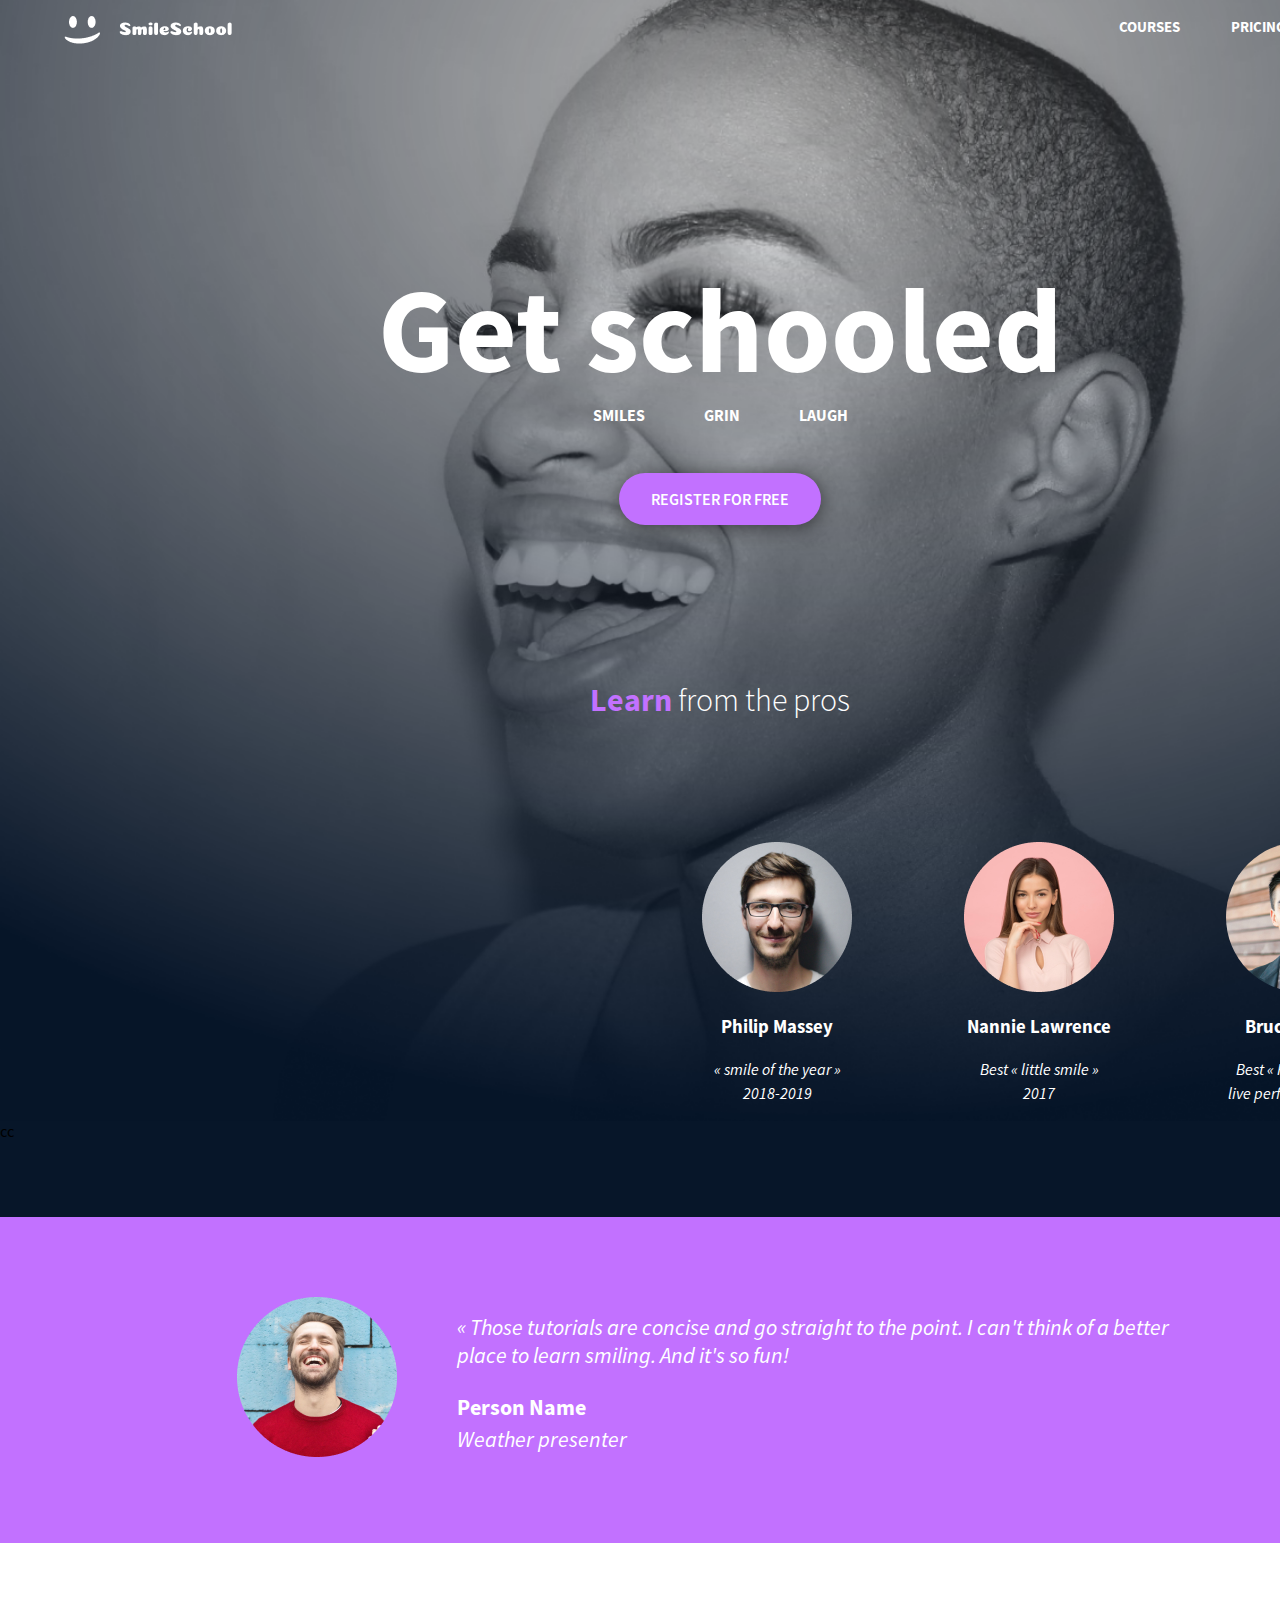
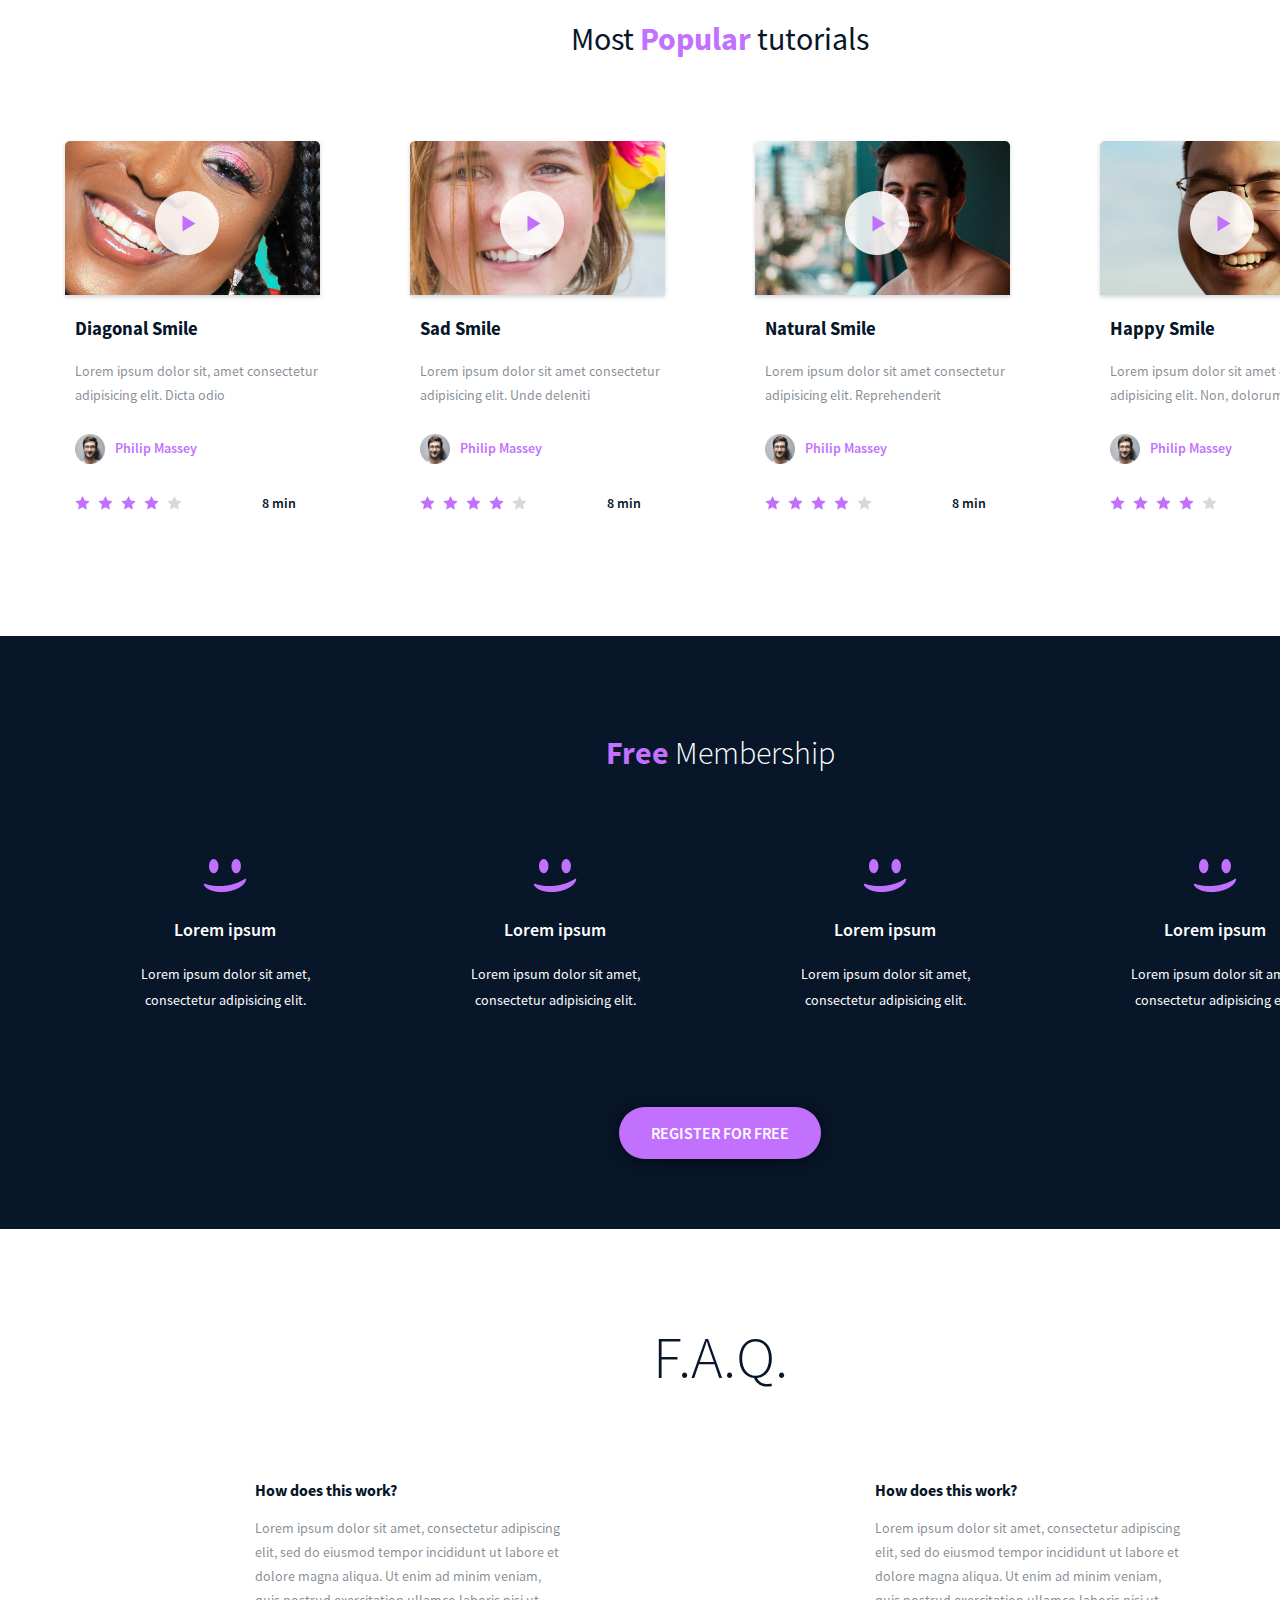
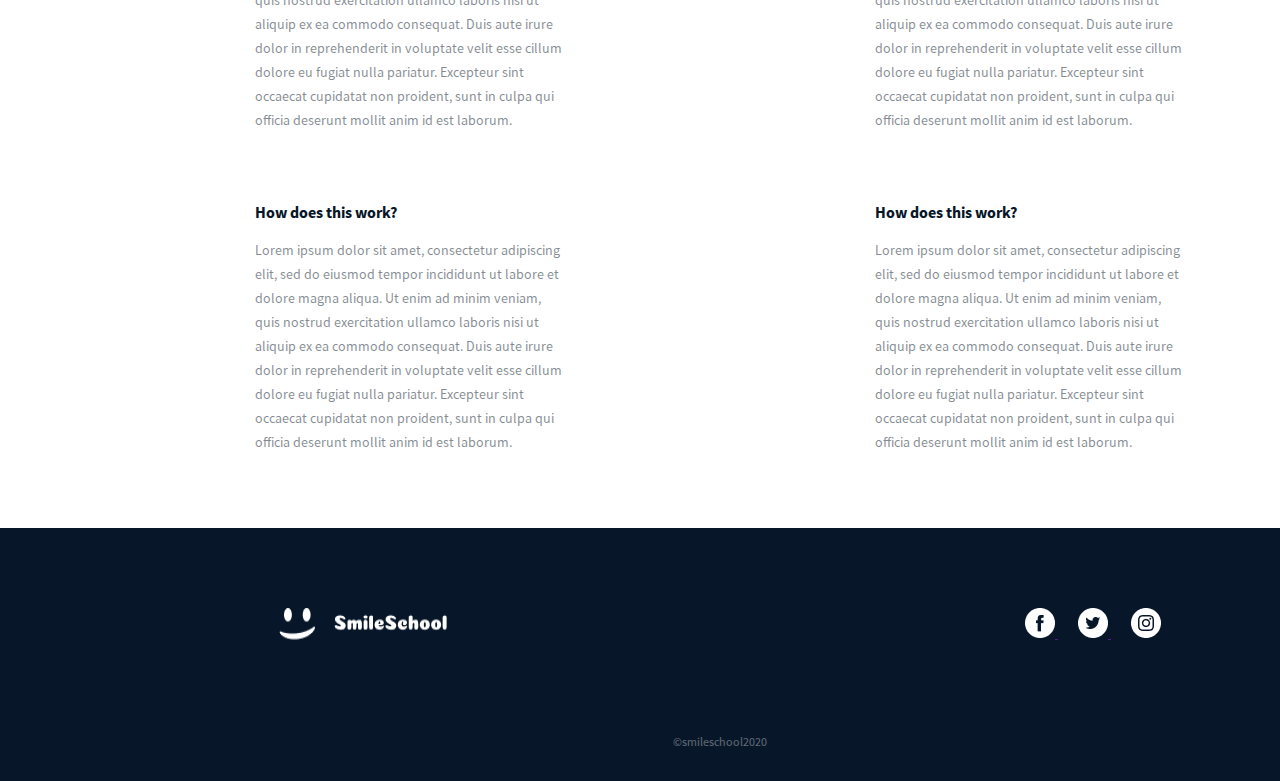
<file: css_advanced/index.html>
<!DOCTYPE html>
<html lang="en">
<head>
    <meta charset="UTF-8">
    <meta name="viewport" content="width=device-width, initial-scale=1.0">
    <link rel="stylesheet" href="styles.css">
    <title>CSS Advanced</title>
</head>
<body>
    <!-- Navigation Section -->
    <div class="banner">
        <header>
            <img src="image/logo.png" alt="" class="logo">
            <nav>
                <a href="">COURSES</a>
                <a href="">PRICING</a>
                <a href="">LOGIN</a>
            </nav>
        </header>

        <!-- Header Section -->
        <div class="main">
            <section class="main1">
                <div>
                    <h1>Get schooled</h1>
                    <p class="sgl">SMILES GRIN LAUGH</p>
                    <button class="first-button">REGISTER FOR FREE</button>
                </div>
                <div class="pro-sect">
                    <h2 class="heading2"><span class="learn">Learn</span> from the pros</h2>
                    <div class="pros">
                        <div>
                            <img src="image/1.png" alt="portrait-photo">
                            <h3 class="name">Philip Massey</h3>
                            <p class="pro-content">« smile of the year » 2018-2019</p>
                        </div>
                        <div>
                            <img src="image/3.png" alt="portrait-photo">
                            <h3 class="name">Nannie Lawrence</h3>
                            <p class="pro-content"> Best « little smile » 2017</p>
                        </div>
                        <div>
                            <img src="image/2.png" alt="portrait-photo" style="border-radius: 50%;">
                            <h3 class="name">Bruce Walters</h3>
                            <p class="pro-content"> Best « Friend smile » live performance 2019</p>
                        </div>
                        <div>
                            <img src="image/4.png" alt="portrait-photo">
                            <h3 class="name">Henry Hughes</h3>
                            <p class="pro-content"> « 24th smiles » winner 2016-2019</p>
                        </div>
                    </div>
                </div>
            </section>
        </div>
    </div>
    <div class="blank">cc</div>

    <main>
        <!-- Testimonial Section -->
        <section id="testimonial-section">
            <div class="testimonial">
                <div>
                    <img src="image/5.png" alt="smiling face">
                </div>
                <div class="qcontent">
                    <cite>« Those tutorials are concise and go straight to the point. I can't think of a better place to learn smiling. And it's so fun!</cite>
                    <p class="qname">Person Name</p>
                    <i class="qtitle">Weather presenter</i>
                </div>
            </div>
        </section>

        <!-- Tutorial Section -->
        <section class="tutorial-section">
            <h2 class="thead">Most <span class="popular">Popular</span> tutorials</h2>
            <div class="tutorial">
                <div class="smile">
                    <div class="img-parent">
                        <img src="image/9.png" alt="" class="image1">
                        <img src="image/play.png" alt="" class="image2">
                    </div>
                    <div class="tutorial-content">
                        <h3>Diagonal Smile</h3>
                        <p class="lorem">Lorem ipsum dolor sit, amet consectetur adipisicing elit. Dicta odio</p>
                        <div class="tutor">
                            <img src="image/1(1).png" alt="" class="tutor-img">
                            <h3 class="tname">Philip Massey</h3>
                        </div>
                        <div class="rate-time">
                            <img src="image/rating.png" alt="" class="rate">
                            <p class="time">8 min</p>
                        </div>
                    </div>
                </div>
                <div class="smile">
                    <div class="img-parent">
                        <img src="image/7.png" alt="" class="image1">
                        <img src="image/play.png" alt="" class="image2">
                    </div>
                    <div class="tutorial-content">
                        <h3>Sad Smile</h3>
                        <p class="lorem">Lorem ipsum dolor sit amet consectetur adipisicing elit. Unde deleniti</p>
                        <div class="tutor">
                            <img src="image/1.png" alt="" class="tutor-img">
                            <h3 class="tname">Philip Massey</h3>
                        </div>
                        <div class="rate-time">
                            <img src="image/rating.png" alt="" class="rate">
                            <p class="time">8 min</p>
                        </div>
                    </div>
                </div>
                <div class="smile">
                    <div class="img-parent">
                        <img src="image/8.png" alt="" class="image1">
                        <img src="image/play.png" alt="" class="image2">
                    </div>
                    <div class="tutorial-content">
                        <h3>Natural Smile</h3>
                        <p class="lorem">Lorem ipsum dolor sit amet consectetur adipisicing elit. Reprehenderit</p>
                        <div class="tutor">
                            <img src="image/1(1).png" alt="" class="tutor-img">
                            <h3 class="tname">Philip Massey</h3>
                        </div>
                        <div class="rate-time">
                            <img src="image/rating.png" alt="" class="rate">
                            <p class="time">8 min</p>
                        </div>
                    </div>
                </div>
                <div class="smile">
                    <div class="img-parent">
                        <img src="image/6.png" alt="" class="image1">
                        <img src="image/play.png" alt="" class="image2">
                    </div>
                    <div class="tutorial-content">
                        <h3>Happy Smile</h3>
                        <p class="lorem">Lorem ipsum dolor sit amet consectetur adipisicing elit. Non, dolorum.</p>
                        <div class="tutor">
                            <img src="image/1(1).png" alt="" class="tutor-img">
                            <h3 class="tname">Philip Massey</h3>
                        </div>
                        <div class="rate-time">
                            <img src="image/rating.png" alt="" class="rate">
                            <p class="time">8 min</p>
                        </div>
                    </div>
                </div>
            </div>
        </section>

        <!-- Membership Section -->
        <section class="membership-section">
            <h2 class="mhead"><span class="free">Free</span> Membership</h2>
            <div class="membership-content">
                <div class="membership">
                    <img src="image/smile(1).png" alt="">
                    <h3 class="mshead">Lorem ipsum</h3>
                    <p class="mscon">Lorem ipsum dolor sit amet, consectetur adipisicing elit.</p>
                </div>
                <div class="membership">
                    <img src="image/smile(1).png" alt="">
                    <h3 class="mshead">Lorem ipsum</h3>
                    <p class="mscon">Lorem ipsum dolor sit amet, consectetur adipisicing elit.</p>
                </div>
                <div class="membership">
                    <img src="image/smile(1).png" alt="">
                    <h3 class="mshead">Lorem ipsum</h3>
                    <p class="mscon">Lorem ipsum dolor sit amet, consectetur adipisicing elit.</p>
                </div>
                <div class="membership">
                    <img src="image/smile(1).png" alt="">
                    <h3 class="mshead">Lorem ipsum</h3>
                    <p class="mscon">Lorem ipsum dolor sit amet, consectetur adipisicing elit.</p>
                </div>
            </div>
            <button class="mbutton" type="submit">REGISTER FOR FREE</button>
        </section>

        <!-- F.A.Q Section -->
        <section class="faq-section">
            <h2 class="faqhead">F.A.Q.</h2>
            <div class="faq">
                <div class="faq-sec">
                    <h3 class="fhead">How does this work?</h3>
                    <p class="faq-con">Lorem ipsum dolor sit amet, consectetur adipiscing elit, sed do eiusmod tempor incididunt ut labore et dolore magna aliqua. Ut enim ad minim veniam, quis nostrud exercitation ullamco laboris nisi ut aliquip ex ea commodo consequat. Duis aute irure dolor in reprehenderit in voluptate velit esse cillum dolore eu fugiat nulla pariatur. Excepteur sint occaecat cupidatat non proident, sunt in culpa qui officia deserunt mollit anim id est laborum.</p>
                </div>
                <div class="faq-sec">
                    <h3 class="fhead">How does this work?</h3>
                    <p class="faq-con">Lorem ipsum dolor sit amet, consectetur adipiscing elit, sed do eiusmod tempor incididunt ut labore et dolore magna aliqua. Ut enim ad minim veniam, quis nostrud exercitation ullamco laboris nisi ut aliquip ex ea commodo consequat. Duis aute irure dolor in reprehenderit in voluptate velit esse cillum dolore eu fugiat nulla pariatur. Excepteur sint occaecat cupidatat non proident, sunt in culpa qui officia deserunt mollit anim id est laborum.</p>
                </div>
            </div>
            <div class="faq">
                <div class="faq-sec">
                    <h3 class="fhead">How does this work?</h3>
                    <p class="faq-con">Lorem ipsum dolor sit amet, consectetur adipiscing elit, sed do eiusmod tempor incididunt ut labore et dolore magna aliqua. Ut enim ad minim veniam, quis nostrud exercitation ullamco laboris nisi ut aliquip ex ea commodo consequat. Duis aute irure dolor in reprehenderit in voluptate velit esse cillum dolore eu fugiat nulla pariatur. Excepteur sint occaecat cupidatat non proident, sunt in culpa qui officia deserunt mollit anim id est laborum.</p>
                </div>
                <div class="faq-sec">
                    <h3 class="fhead">How does this work?</h3>
                    <p class="faq-con">Lorem ipsum dolor sit amet, consectetur adipiscing elit, sed do eiusmod tempor incididunt ut labore et dolore magna aliqua. Ut enim ad minim veniam, quis nostrud exercitation ullamco laboris nisi ut aliquip ex ea commodo consequat. Duis aute irure dolor in reprehenderit in voluptate velit esse cillum dolore eu fugiat nulla pariatur. Excepteur sint occaecat cupidatat non proident, sunt in culpa qui officia deserunt mollit anim id est laborum.</p>
                </div>
            </div>
        </section>
    </main>

    <!-- Footer Section -->
    <footer class="footer">
        <div class="footer-section">
            <div class="social-sec">
                <img src="image/logo.png" alt="" class="footer-logo">
                <div>
                    <a href="" class="social">
                        <img src="image/Facebook_White-1.png" alt="">
                    </a>
                    <a href="" class="social">
                        <img src="image/Twitter_White-1.png" alt="">
                    </a>
                    <a href="" class="social">
                        <img src="image/Instagram_White-1.png" alt="">
                    </a>
                </div>
            </div>
            <p class="copyright">©smileschool2020</p>
        </div>
    </footer>
</body>
</html>
</file>
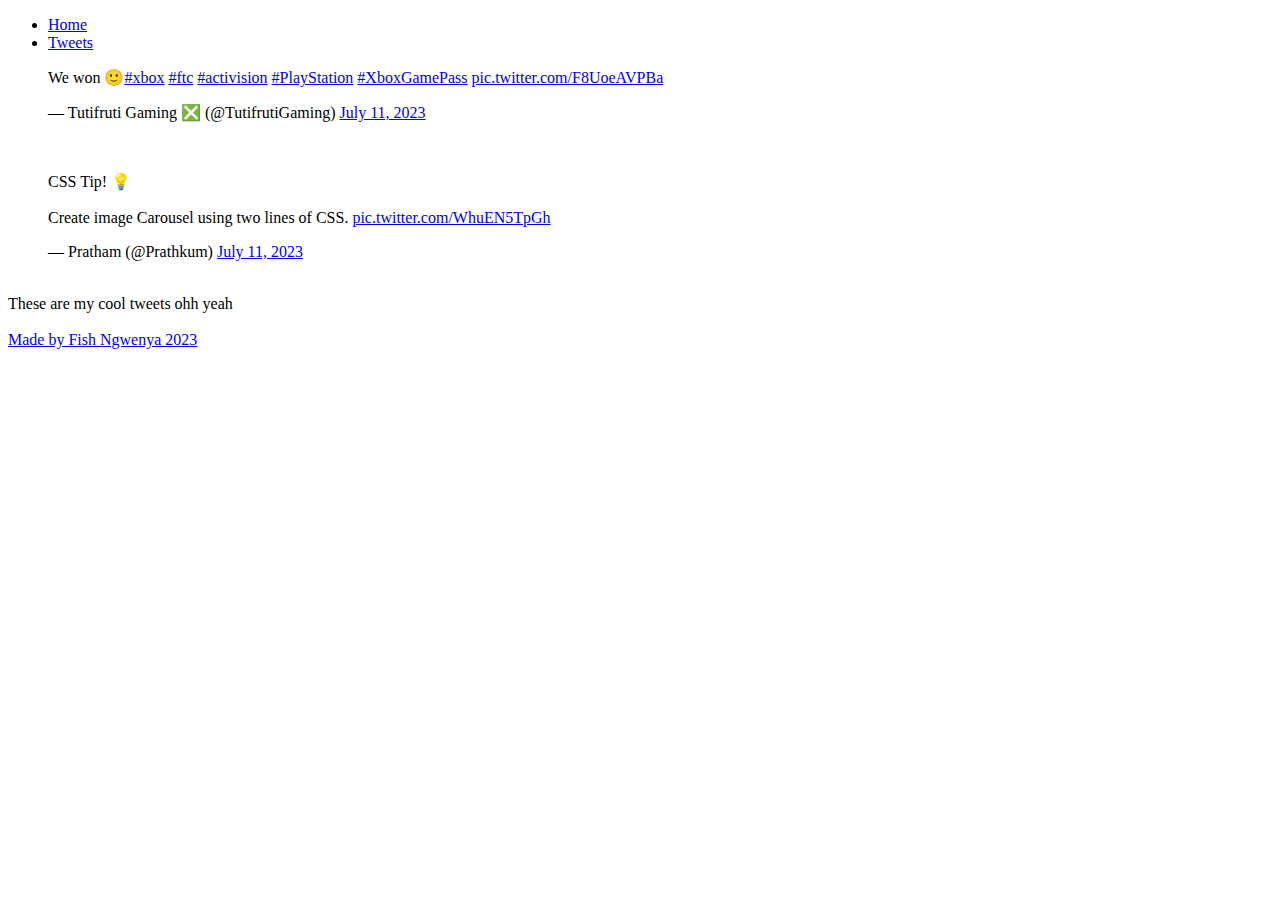
<file: tweets.html>
<!DOCTYPE html>
<html lang="en">
<head>
    <meta charset="UTF-8">
    <meta name="viewport" content="width=device-width, initial-scale=1.0">
    <title>Document</title>
</head>
<body>

    <header>
        <ul>
            <li><a href="index.html">Home</a></li>
            <li><a href="tweets.html">Tweets</a></li>
        </ul>
    </header>

    

    <main>
        <article>
    <blockquote class="twitter-tweet"><p lang="en" dir="ltr">We won 🙂<a href="https://twitter.com/hashtag/xbox?src=hash&amp;ref_src=twsrc%5Etfw">#xbox</a> <a href="https://twitter.com/hashtag/ftc?src=hash&amp;ref_src=twsrc%5Etfw">#ftc</a> <a href="https://twitter.com/hashtag/activision?src=hash&amp;ref_src=twsrc%5Etfw">#activision</a> <a href="https://twitter.com/hashtag/PlayStation?src=hash&amp;ref_src=twsrc%5Etfw">#PlayStation</a> <a href="https://twitter.com/hashtag/XboxGamePass?src=hash&amp;ref_src=twsrc%5Etfw">#XboxGamePass</a> <a href="https://t.co/F8UoeAVPBa">pic.twitter.com/F8UoeAVPBa</a></p>&mdash; Tutifruti Gaming ❎ (@TutifrutiGaming) <a href="https://twitter.com/TutifrutiGaming/status/1678792324397297665?ref_src=twsrc%5Etfw">July 11, 2023</a></blockquote> <script async src="https://platform.twitter.com/widgets.js" charset="utf-8"></script>


    <br>

    <blockquote class="twitter-tweet"><p lang="en" dir="ltr">CSS Tip! 💡<br><br>Create image Carousel using two lines of CSS. <a href="https://t.co/WhuEN5TpGh">pic.twitter.com/WhuEN5TpGh</a></p>&mdash; Pratham (@Prathkum) <a href="https://twitter.com/Prathkum/status/1678626590622900226?ref_src=twsrc%5Etfw">July 11, 2023</a></blockquote> <script async src="https://platform.twitter.com/widgets.js" charset="utf-8"></script>

    <br>

</article>

<aside>These are my cool tweets ohh yeah</aside>

</main>

<br>
    <footer>
        <a href="https://twitter.com/home" target="_blank">Made by Fish Ngwenya 2023</a>
    </footer>
</body>
</html>
</file>
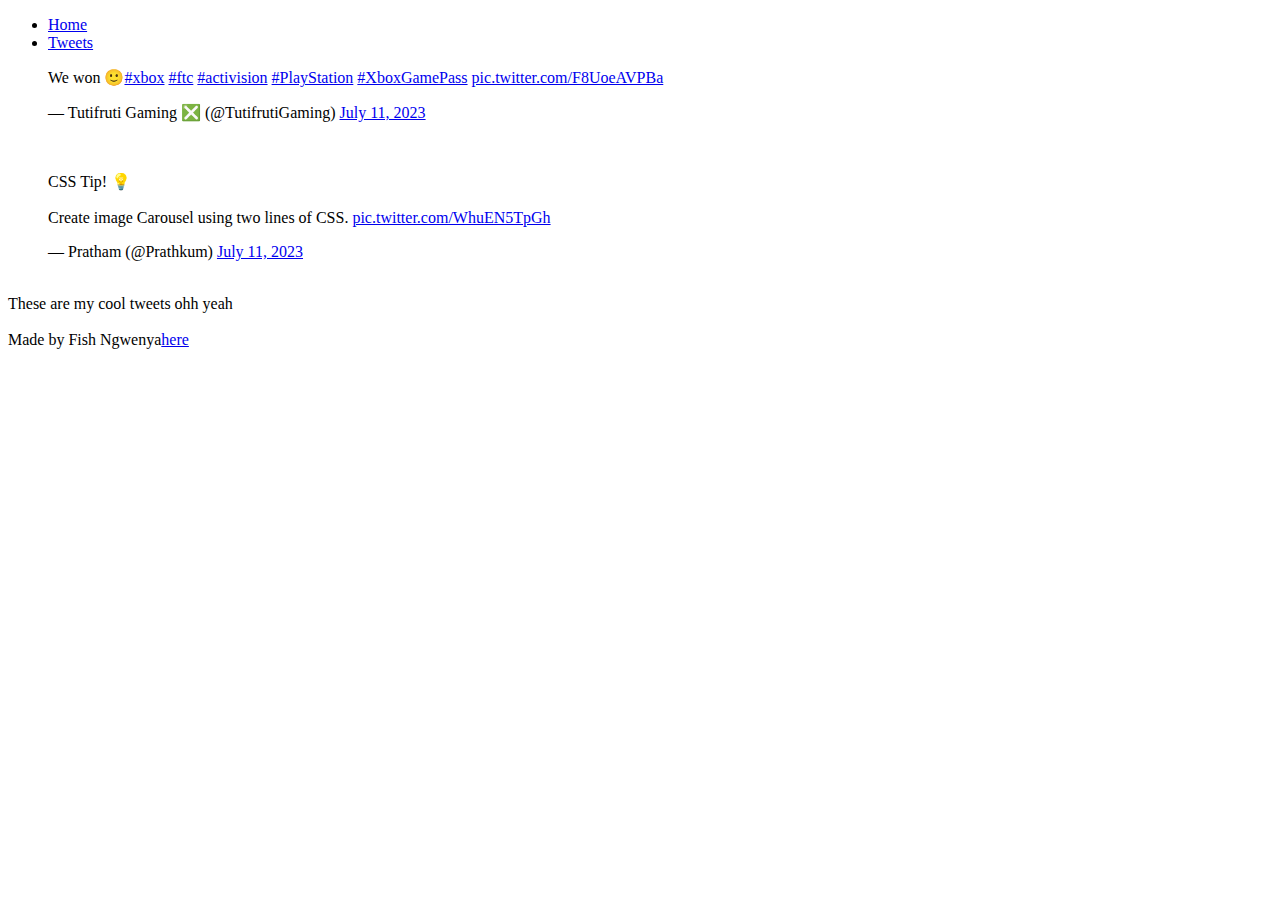
<file: css_basic/tweets.html>
<!DOCTYPE html>
<html lang="en">
<head>
    <meta charset="UTF-8">
    <meta name="viewport" content="width=device-width, initial-scale=1.0">
    <title>Tweets</title>
</head>
<body>

    <header>
        <ul>
            <li><a href="index.html">Home</a></li>
            <li><a href="tweets.html">Tweets</a></li>
        </ul>
    </header>

    

    <main>
        <article>
    <blockquote class="twitter-tweet"><p lang="en" dir="ltr">We won 🙂<a href="https://twitter.com/hashtag/xbox?src=hash&amp;ref_src=twsrc%5Etfw">#xbox</a> <a href="https://twitter.com/hashtag/ftc?src=hash&amp;ref_src=twsrc%5Etfw">#ftc</a> <a href="https://twitter.com/hashtag/activision?src=hash&amp;ref_src=twsrc%5Etfw">#activision</a> <a href="https://twitter.com/hashtag/PlayStation?src=hash&amp;ref_src=twsrc%5Etfw">#PlayStation</a> <a href="https://twitter.com/hashtag/XboxGamePass?src=hash&amp;ref_src=twsrc%5Etfw">#XboxGamePass</a> <a href="https://t.co/F8UoeAVPBa">pic.twitter.com/F8UoeAVPBa</a></p>&mdash; Tutifruti Gaming ❎ (@TutifrutiGaming) <a href="https://twitter.com/TutifrutiGaming/status/1678792324397297665?ref_src=twsrc%5Etfw">July 11, 2023</a></blockquote> <script async src="https://platform.twitter.com/widgets.js" charset="utf-8"></script>


    <br>

    <blockquote class="twitter-tweet"><p lang="en" dir="ltr">CSS Tip! 💡<br><br>Create image Carousel using two lines of CSS. <a href="https://t.co/WhuEN5TpGh">pic.twitter.com/WhuEN5TpGh</a></p>&mdash; Pratham (@Prathkum) <a href="https://twitter.com/Prathkum/status/1678626590622900226?ref_src=twsrc%5Etfw">July 11, 2023</a></blockquote> <script async src="https://platform.twitter.com/widgets.js" charset="utf-8"></script>

    <br>

</article>

<aside>These are my cool tweets ohh yeah</aside>

</main>

<br>
    <footer>
        Made by Fish Ngwenya<a href="https://twitter.com/home" target="_blank">here</a>
    </footer>
</body>
</html>
</file>
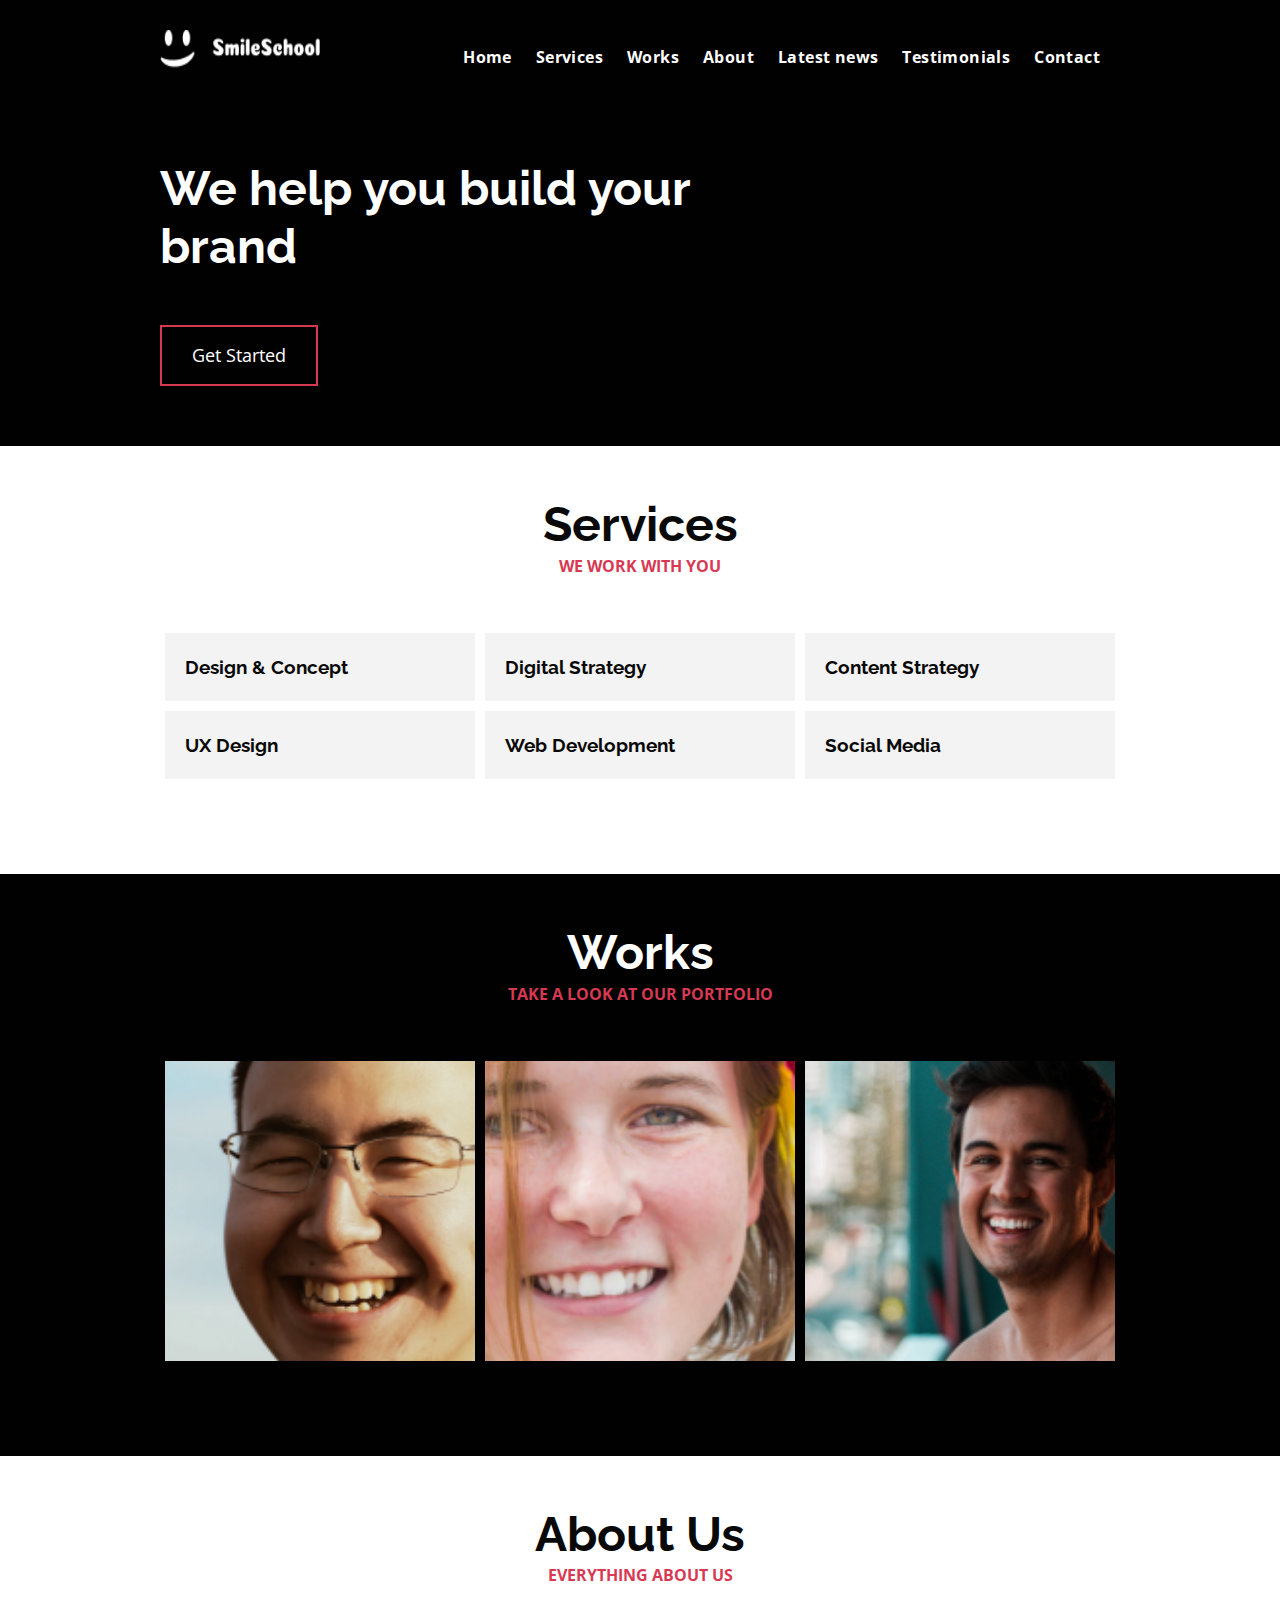
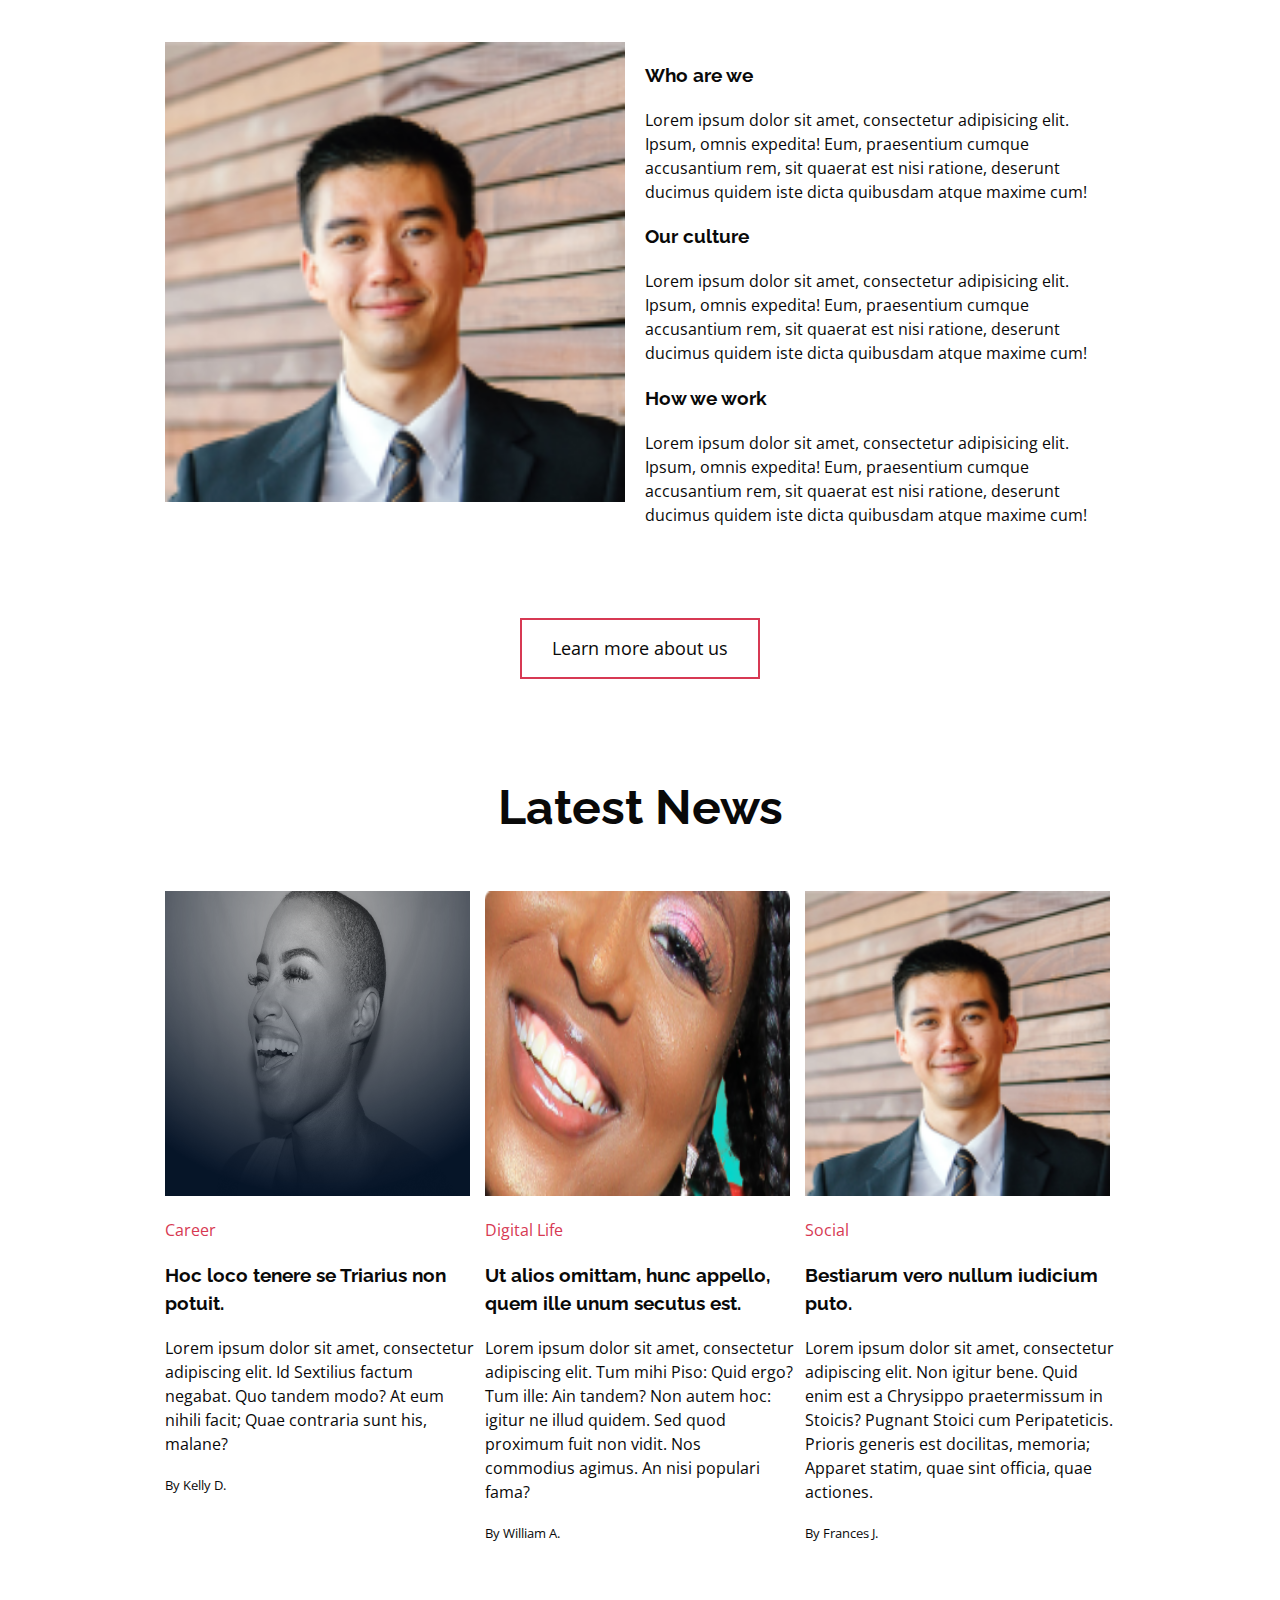
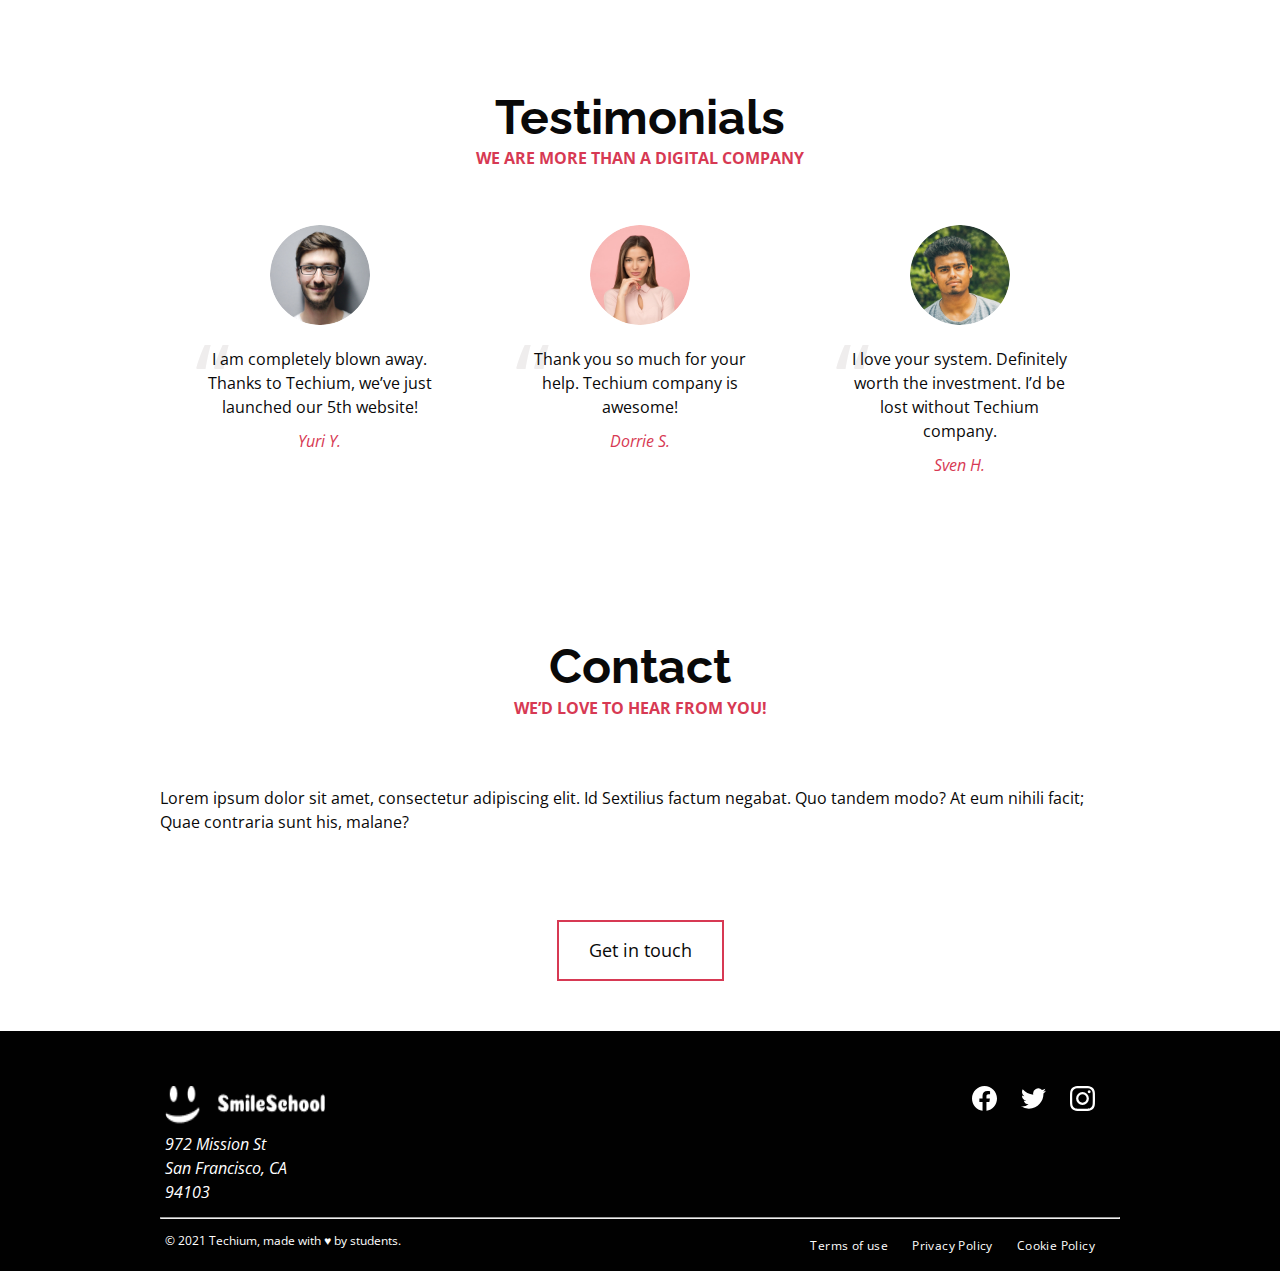
<file: flexbox/0-index.html>
<!DOCTYPE html>
<html lang="en" dir="ltr">
  <head>
    <meta charset="utf-8">
    <meta name="viewport" content="width=device-width, initial-scale=1, viewport-fit=cover">
    <title>Homepage - Techium</title>
    <meta name="description" content="Description of the page less than 150 characters">
    <link rel="icon" type="image/png" href="images/favicon.jpg">
    <link href="https://fonts.googleapis.com/css?family=Open+Sans:400,700|Raleway:700&display=swap" rel="stylesheet">
    <link rel='stylesheet' href='0-styles.css'>
  </head>
  <body>
    <!-- Header  -->
    <header class="header" data-section-theme="dark">
      <div class="container">
        <div class="header-logo">
          <a href="#">
            <img src="images/logo.png" alt="Techium logo" width="160" height="40">
          </a>
        </div>
        <nav class="navbar-menu">
          <ul class="nav">
            <li class="nav-item">
              <a href="#" class="nav-link">Home</a>
            </li>
            <li class="nav-item">
              <a href="#services" class="nav-link">Services</a>
            </li>
            <li class="nav-item">
              <a href="#works" class="nav-link">Works</a>
            </li>
            <li class="nav-item">
              <a href="#about" class="nav-link">About</a>
            </li>
            <li class="nav-item">
              <a href="#latest_news" class="nav-link">Latest news</a>
            </li>
            <li class="nav-item">
              <a href="#testimonials" class="nav-link">Testimonials</a>
            </li>
            <li class="nav-item">
              <a href="#contact" class="nav-link">Contact</a>
            </li>
          </ul>
        </nav>
      </div>
    </header>
    <!-- Main -->
    <main>
      <!-- Hero section -->
      <section class="section-hero" data-section-theme="dark">
        <div class="container">
          <div class="section-body">
            <section class="section-inner">
              <h2 class="section-title">We help you build your brand</h2>
              <a href="#" class="button">Get Started</a>
            </section>
          </div>
        </div>
      </section>
      <!-- Services section -->
      <section id="services" class="section">
        <div class="container">
          <header class="section-header">
            <h2 class="section-title">Services</h2>
            <p class="section-tagline">We work with you</p>
          </header>
          <div class="section-body">
            <ul class="row">
              <li class="col-1-3">
                <div class="card-services">
                  <h3 class="card-title"><a href="#">Design & Concept</a></h3>
                </div>
              </li>
              <li class="col-1-3">
                <div class="card-services">
                  <h3 class="card-title"><a href="#">Digital Strategy</a></h3>
                </div>
              </li>
              <li class="col-1-3">
                <div class="card-services">
                  <h3 class="card-title"><a href="#">Content Strategy</a></h3>
                </div>
              </li>
            </ul>
            <ul class="row">
              <li class="col-1-3">
                <div class="card-services">
                  <h3 class="card-title"><a href="#">UX Design</a></h3>
                </div>
              </li>
              <li class="col-1-3">
                <div class="card-services">
                  <h3 class="card-title"><a href="#">Web Development</a></h3>
                </div>
              </li>
              <li class="col-1-3">
                <div class="card-services">
                  <h3 class="card-title"><a href="#">Social Media</a></h3>
                </div>
              </li>
            </ul>
          </div>
        </div>
      </section>
      <!-- Works section -->
      <section id="works" class="section" data-section-theme="dark">
        <div class="container">
          <header class="section-header">
            <h2 class="section-title">Works</h2>
            <p class="section-tagline">Take a look at our portfolio</p>
          </header>
          <div class="section-body">
            <ul class="row">
              <li class="col-1-3">
                <article class="card-work">
                  <div class="card-outer">
                    <div class="card-image">
                      <img src="images/6.png" alt="">
                    </div>
                    <div class="card-inner">
                      <h3 class="card-title"><a href="#">Interior Design</a></h3>
                    </div>
                  </div>
                </article>
              </li>
              <li class="col-1-3">
                <article class="card-work">
                  <div class="card-outer">
                    <div class="card-image">
                      <img src="images/7.png" alt="">
                    </div>
                    <div class="card-inner">
                      <h3 class="card-title"><a href="#">Web Development</a></h3>
                    </div>
                  </div>
                </article>
              </li>
              <li class="col-1-3">
                <article class="card-work">
                  <div class="card-outer">
                    <div class="card-image">
                      <img src="images/8.png" alt="">
                    </div>
                    <div class="card-inner">
                      <h3 class="card-title"><a href="#">Personal Development</a></h3>
                    </div>
                  </div>
                </article>
              </li>
            </ul>
          </div>
        </div>
      </section>
      <!-- About Us section -->
      <section id="about" class="section">
        <div class="container">
          <header class="section-header">
            <h2 class="section-title">About Us</h2>
            <p class="section-tagline">Everything about us</p>
          </header>
          <div class="section-body">
            <div class="row">
              <div class="col-1-2">
                <img src="images/2.png" alt="" width="460" height="460">
              </div>
              <div class="col-1-2">
                <h3>Who are we</h3>
                <p>Lorem ipsum dolor sit amet, consectetur adipisicing elit. Ipsum, omnis expedita! Eum, praesentium cumque accusantium rem, sit quaerat est nisi ratione, deserunt ducimus quidem iste dicta quibusdam atque maxime cum!</p>
                <h3>Our culture</h3>
                <p>Lorem ipsum dolor sit amet, consectetur adipisicing elit. Ipsum, omnis expedita! Eum, praesentium cumque accusantium rem, sit quaerat est nisi ratione, deserunt ducimus quidem iste dicta quibusdam atque maxime cum!</p>
                <h3>How we work</h3>
                <p>Lorem ipsum dolor sit amet, consectetur adipisicing elit. Ipsum, omnis expedita! Eum, praesentium cumque accusantium rem, sit quaerat est nisi ratione, deserunt ducimus quidem iste dicta quibusdam atque maxime cum!</p>
              </div>
            </div>
          </div>
          <div class="section-footer">
            <a href="#" class="button">Learn more about us</a>
          </div>
        </div>
      </section>
      <!-- Latest news section -->
      <section id="latest_news" class="section">
        <div class="container">
          <header class="section-header">
            <h2 class="section-title">Latest News</h2>
          </header>
          <div class="section-body">
            <ul class="row">
              <li class="col-1-3">
                <article class="card-blog">
                  <div>
                    <img src="images/Object.png" alt="" width="305" height="305">
                  </div>
                  <p class="card-category">Career</p>
                  <h3><a href="#">Hoc loco tenere se Triarius non potuit.</a></h3>
                  <p>Lorem ipsum dolor sit amet, consectetur adipiscing elit. Id Sextilius factum negabat. Quo tandem modo? At eum nihili facit; Quae contraria sunt his, malane?</p>
                  <small>By Kelly D.</small>
                </article>
              </li>
              <li class="col-1-3">
                <article class="card-blog">
                  <div>
                    <img src="images/9.png" alt="" width="305" height="305">
                  </div>
                  <p class="card-category">Digital Life</p>
                  <h3><a href="#">Ut alios omittam, hunc appello, quem ille unum secutus est.</a></h3>
                  <p>Lorem ipsum dolor sit amet, consectetur adipiscing elit. Tum mihi Piso: Quid ergo? Tum ille: Ain tandem? Non autem hoc: igitur ne illud quidem. Sed quod proximum fuit non vidit. Nos commodius agimus. An nisi populari fama?</p>
                  <small>By William A.</small>
                </article>
              </li>
              <li class="col-1-3">
                <article class="card-blog">
                  <div>
                    <img src="images/2.png" alt="" width="305" height="305">
                  </div>
                  <p class="card-category">Social</p>
                  <h3><a href="#">Bestiarum vero nullum iudicium puto.</a></h3>
                  <p>Lorem ipsum dolor sit amet, consectetur adipiscing elit. Non igitur bene. Quid enim est a Chrysippo praetermissum in Stoicis? Pugnant Stoici cum Peripateticis. Prioris generis est docilitas, memoria; Apparet statim, quae sint officia, quae actiones.</p>
                  <small>By Frances J.</small>
                </article>
              </li>
            </ul>
          </div>
        </div>
      </section>
      <!-- Testimonials section -->
      <section id="testimonial" class="section">
        <div class="container">
          <header class="section-header">
            <h2 class="section-title">Testimonials</h2>
            <p class="section-tagline">We are more than a digital company</p>
          </header>
          <div class="section-body">
            <ul class="row">
              <li class="col-1-3">
                <article class="card-testimonial">
                  <img src="images/1.png" alt="Yuri Y. avatar" width="100" height="100" class="card-avatar">
                  <blockquote class="card-quote">
                    <p>I am completely blown away. Thanks to Techium, we’ve just launched our 5th website!
                      <cite>Yuri Y.</cite>
                    </p>
                  </blockquote>
                </article>
              </li>
              <li class="col-1-3">
                <article class="card-testimonial">
                  <img src="images/3.png" alt="Dorrie S. avatar" width="100" height="100" class="card-avatar">
                  <blockquote class="card-quote">
                    <p>Thank you so much for your help. Techium company is awesome!
                      <cite>Dorrie S.</cite>
                    </p>
                  </blockquote>
                </article>
              </li>
              <li class="col-1-3">
                <article class="card-testimonial">
                  <img src="images/4.png" alt="Sven H. avatar" width="100" height="100" class="card-avatar">
                  <blockquote class="card-quote">
                    <p>I love your system. Definitely worth the investment. I’d be lost without Techium company.
                      <cite>Sven H.</cite>
                    </p>
                  </blockquote>
                </article>
              </li>
            </ul>
          </div>
        </div>
      </section>
      <!-- Contact section -->
      <section id="contact" class="section">
        <div class="container">
          <header class="section-header">
            <h2 class="section-title">Contact</h2>
            <p class="section-tagline">We’d love to hear from you!</p>
          </header>
          <div class="section-body">
            <p>Lorem ipsum dolor sit amet, consectetur adipiscing elit. Id Sextilius factum negabat. Quo tandem modo? At eum nihili facit; Quae contraria sunt his, malane?</p>
          </div>
          <div class="section-footer">
            <a href="#" class="button">Get in touch</a>
          </div>
        </div>
      </section>
    </main>
    <!-- Footer -->
    <footer class="footer" data-section-theme="dark">
      <div  class="container">
        <div class="row">
          <div class="col-1-2">
            <img src="images/logo.png" alt="Techium logo" width="160" height="40">
            <address class="footer-address">
              972 Mission St<br>
              San Francisco, CA<br>
              94103
            </address>
          </div>
          <div class="col-1-2">
            <ul class="social nav">
              <li class="social-item nav-item">
                <a href="https://www.facebook.com" class="social-link">
                  <svg viewbox="0 0 24 24" xmlns="http://www.w3.org/2000/svg" width="25" height="25">
                    <title>
                      Facebook icon
                    </title>
                    <path d="M23.998 12c0-6.628-5.372-12-11.999-12C5.372 0 0 5.372 0 12c0 5.988 4.388 10.952 10.124 11.852v-8.384H7.078v-3.469h3.046V9.356c0-3.008 1.792-4.669 4.532-4.669 1.313 0 2.686.234 2.686.234v2.953H15.83c-1.49 0-1.955.925-1.955 1.874V12h3.328l-.532 3.469h-2.796v8.384c5.736-.9 10.124-5.864 10.124-11.853z"/>
                  </svg>
                </a>
              </li>
              <li class="social-item nav-item">
                <a href="https://twitter.com" class="social-link">
                  <svg viewbox="0 0 24 24" xmlns="http://www.w3.org/2000/svg" width="25" height="25">
                    <title>
                      Twitter icon
                    </title>
                    <path d="M23.954 4.569a10 10 0 0 1-2.825.775 4.958 4.958 0 0 0 2.163-2.723c-.951.555-2.005.959-3.127 1.184a4.92 4.92 0 0 0-8.384 4.482C7.691 8.094 4.066 6.13 1.64 3.161a4.822 4.822 0 0 0-.666 2.475c0 1.71.87 3.213 2.188 4.096a4.904 4.904 0 0 1-2.228-.616v.061a4.923 4.923 0 0 0 3.946 4.827 4.996 4.996 0 0 1-2.212.085 4.937 4.937 0 0 0 4.604 3.417 9.868 9.868 0 0 1-6.102 2.105c-.39 0-.779-.023-1.17-.067a13.995 13.995 0 0 0 7.557 2.209c9.054 0 13.999-7.496 13.999-13.986 0-.209 0-.42-.015-.63a9.936 9.936 0 0 0 2.46-2.548l-.047-.02z"/>
                  </svg>
                </a>
              </li>
              <li class="social-item nav-item">
                <a href="https://www.instagram.com" class="social-link">
                  <svg viewbox="0 0 24 24" xmlns="http://www.w3.org/2000/svg" width="25" height="25">
                    <title>
                      Instagram icon
                    </title>
                    <path d="M12 0C8.74 0 8.333.015 7.053.072 5.775.132 4.905.333 4.14.63c-.789.306-1.459.717-2.126 1.384S.935 3.35.63 4.14C.333 4.905.131 5.775.072 7.053.012 8.333 0 8.74 0 12s.015 3.667.072 4.947c.06 1.277.261 2.148.558 2.913a5.885 5.885 0 0 0 1.384 2.126A5.868 5.868 0 0 0 4.14 23.37c.766.296 1.636.499 2.913.558C8.333 23.988 8.74 24 12 24s3.667-.015 4.947-.072c1.277-.06 2.148-.262 2.913-.558a5.898 5.898 0 0 0 2.126-1.384 5.86 5.86 0 0 0 1.384-2.126c.296-.765.499-1.636.558-2.913.06-1.28.072-1.687.072-4.947s-.015-3.667-.072-4.947c-.06-1.277-.262-2.149-.558-2.913a5.89 5.89 0 0 0-1.384-2.126A5.847 5.847 0 0 0 19.86.63c-.765-.297-1.636-.499-2.913-.558C15.667.012 15.26 0 12 0zm0 2.16c3.203 0 3.585.016 4.85.071 1.17.055 1.805.249 2.227.415.562.217.96.477 1.382.896.419.42.679.819.896 1.381.164.422.36 1.057.413 2.227.057 1.266.07 1.646.07 4.85s-.015 3.585-.074 4.85c-.061 1.17-.256 1.805-.421 2.227a3.81 3.81 0 0 1-.899 1.382 3.744 3.744 0 0 1-1.38.896c-.42.164-1.065.36-2.235.413-1.274.057-1.649.07-4.859.07-3.211 0-3.586-.015-4.859-.074-1.171-.061-1.816-.256-2.236-.421a3.716 3.716 0 0 1-1.379-.899 3.644 3.644 0 0 1-.9-1.38c-.165-.42-.359-1.065-.42-2.235-.045-1.26-.061-1.649-.061-4.844 0-3.196.016-3.586.061-4.861.061-1.17.255-1.814.42-2.234.21-.57.479-.96.9-1.381.419-.419.81-.689 1.379-.898.42-.166 1.051-.361 2.221-.421 1.275-.045 1.65-.06 4.859-.06l.045.03zm0 3.678a6.162 6.162 0 1 0 0 12.324 6.162 6.162 0 1 0 0-12.324zM12 16c-2.21 0-4-1.79-4-4s1.79-4 4-4 4 1.79 4 4-1.79 4-4 4zm7.846-10.405a1.441 1.441 0 0 1-2.88 0 1.44 1.44 0 0 1 2.88 0z"/>
                  </svg>
                </a>
              </li>
            </ul>
          </div>
        </div>
        <hr>
        <div class="row">
          <div class="col-1-2">
            <p class="footer-copyright">© 2021 Techium, made with ♥ by students.</p>
          </div>
          <div class="col-1-2">
            <ul class="footer-nav nav">
              <li class="footer-nav-item nav-item">
                <a href="#" class="footer-nav-link">Terms of use</a>
              </li>
              <li class="footer-nav-item nav-item">
                <a href="#" class="footer-nav-link">Privacy Policy</a>
              </li>
              <li class="footer-nav-item nav-item">
                <a href="#" class="footer-nav-link">Cookie Policy</a>
              </li>
            </ul>
          </div>
        </div>
      </div>
    </footer>
  </body>
</html>
</file>
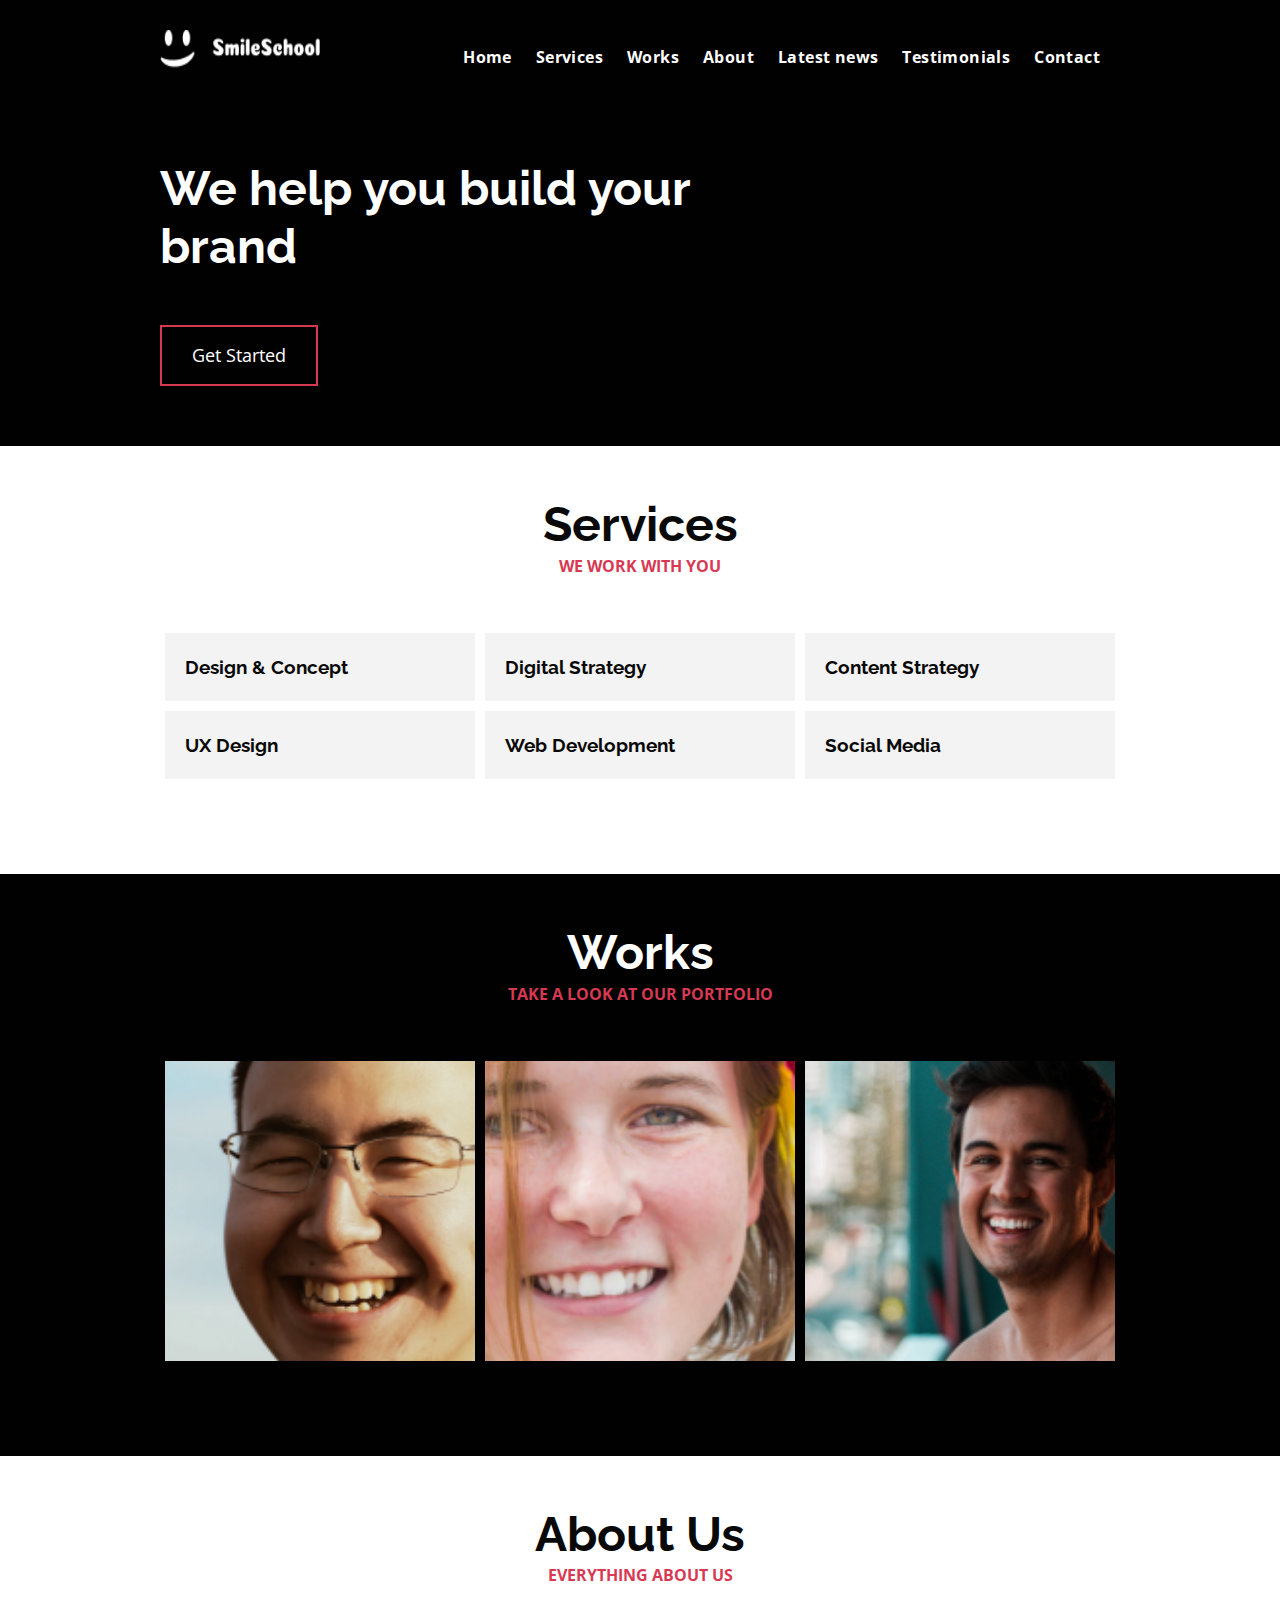
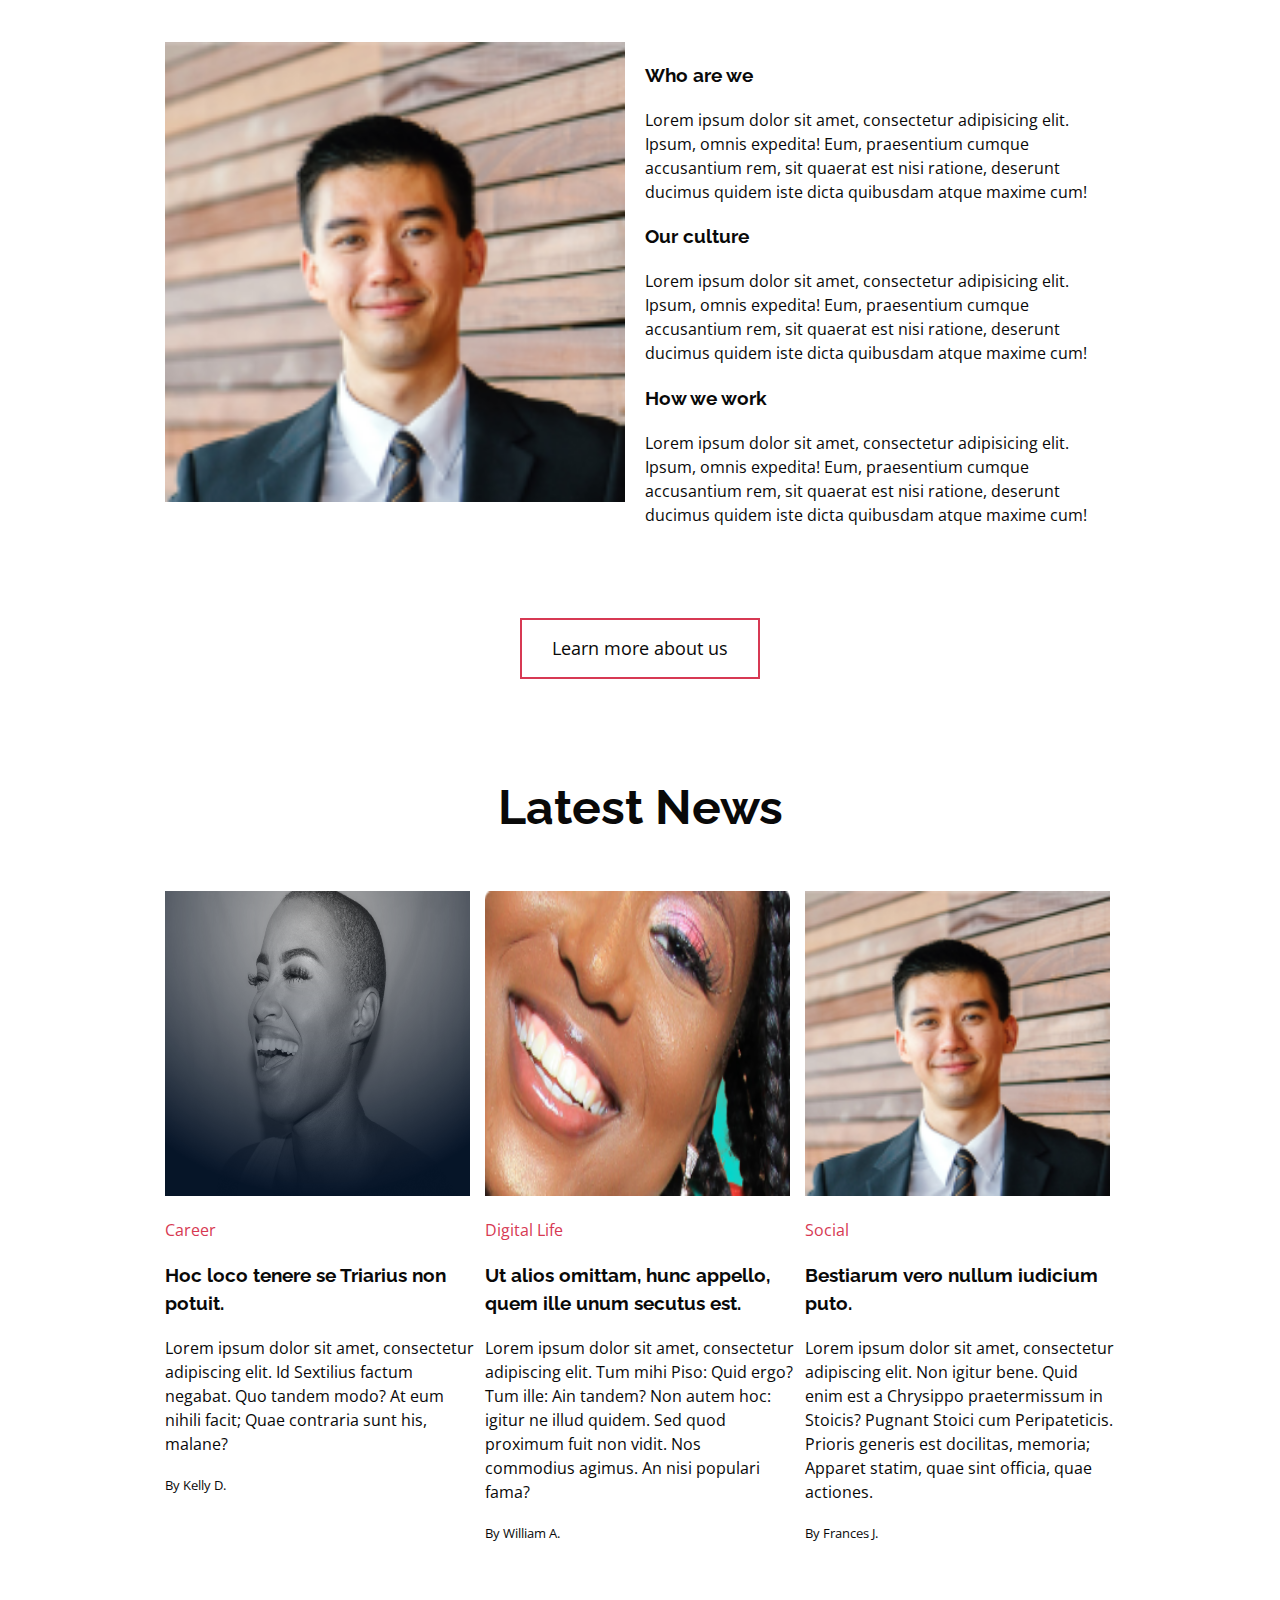
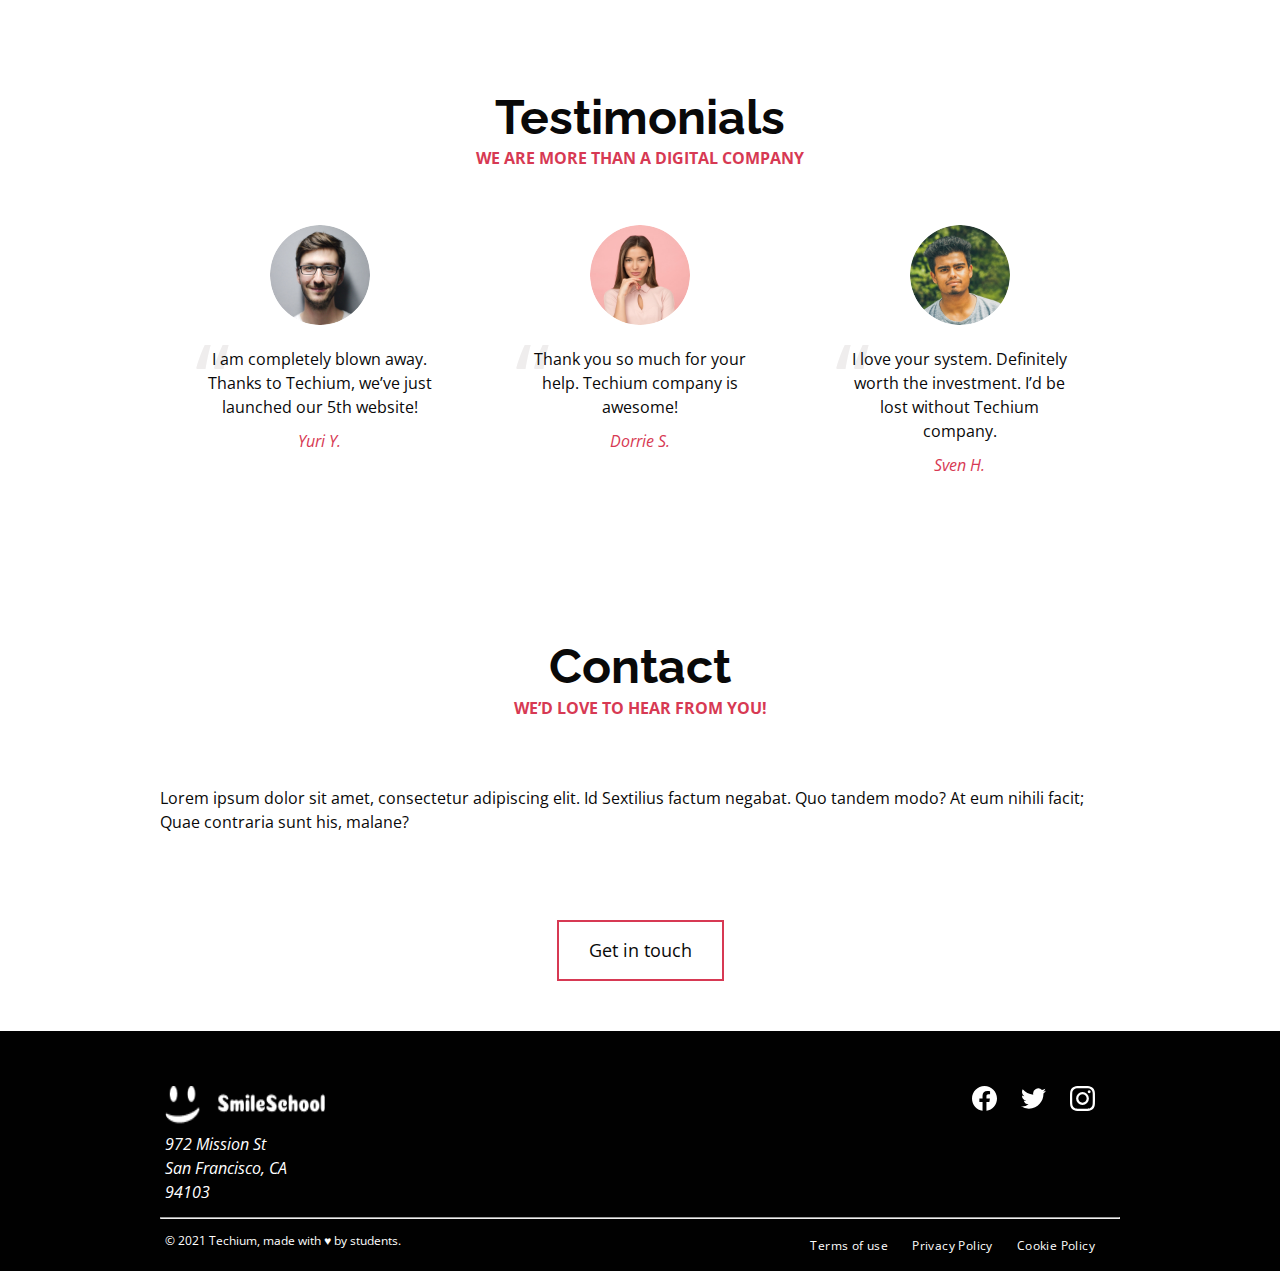
<file: flexbox/1-index.html>
<!DOCTYPE html>
<html lang="en" dir="ltr">
  <head>
    <meta charset="utf-8">
    <meta name="viewport" content="width=device-width, initial-scale=1, viewport-fit=cover">
    <title>Homepage - Techium</title>
    <meta name="description" content="Description of the page less than 150 characters">
    <link rel="icon" type="image/png" href="images/favicon.jpg">
    <link href="https://fonts.googleapis.com/css?family=Open+Sans:400,700|Raleway:700&display=swap" rel="stylesheet">
    <link rel='stylesheet' href='1-styles.css'>
  </head>
  <body>
    <!-- Header  -->
    <header class="header" data-section-theme="dark">
      <div class="container">
        <div class="header-logo">
          <a href="#">
            <img src="images/logo.png" alt="Techium logo" width="160" height="40">
          </a>
        </div>
        <nav class="navbar-menu">
          <ul class="nav">
            <li class="nav-item">
              <a href="#" class="nav-link">Home</a>
            </li>
            <li class="nav-item">
              <a href="#services" class="nav-link">Services</a>
            </li>
            <li class="nav-item">
              <a href="#works" class="nav-link">Works</a>
            </li>
            <li class="nav-item">
              <a href="#about" class="nav-link">About</a>
            </li>
            <li class="nav-item">
              <a href="#latest_news" class="nav-link">Latest news</a>
            </li>
            <li class="nav-item">
              <a href="#testimonials" class="nav-link">Testimonials</a>
            </li>
            <li class="nav-item">
              <a href="#contact" class="nav-link">Contact</a>
            </li>
          </ul>
        </nav>
      </div>
    </header>
    <!-- Main -->
    <main>
      <!-- Hero section -->
      <section class="section-hero" data-section-theme="dark">
        <div class="container">
          <div class="section-body">
            <section class="section-inner">
              <h2 class="section-title">We help you build your brand</h2>
              <a href="#" class="button">Get Started</a>
            </section>
          </div>
        </div>
      </section>
      <!-- Services section -->
      <section id="services" class="section section-services">
        <div class="container">
          <header class="section-header">
            <h2 class="section-title">Services</h2>
            <p class="section-tagline">We work with you</p>
          </header>
          <div class="section-body">
            <ul class="row">
              <li class="col-1-3">
                <div class="card-services">
                  <h3 class="card-title"><a href="#">Design & Concept</a></h3>
                </div>
              </li>
              <li class="col-1-3">
                <div class="card-services">
                  <h3 class="card-title"><a href="#">Digital Strategy</a></h3>
                </div>
              </li>
              <li class="col-1-3">
                <div class="card-services">
                  <h3 class="card-title"><a href="#">Content Strategy</a></h3>
                </div>
              </li>
            </ul>
            <ul class="row">
              <li class="col-1-3">
                <div class="card-services">
                  <h3 class="card-title"><a href="#">UX Design</a></h3>
                </div>
              </li>
              <li class="col-1-3">
                <div class="card-services">
                  <h3 class="card-title"><a href="#">Web Development</a></h3>
                </div>
              </li>
              <li class="col-1-3">
                <div class="card-services">
                  <h3 class="card-title"><a href="#">Social Media</a></h3>
                </div>
              </li>
            </ul>
          </div>
        </div>
      </section>
      <!-- Works section -->
      <section id="works" class="section section-works" data-section-theme="dark">
        <div class="container">
          <header class="section-header">
            <h2 class="section-title">Works</h2>
            <p class="section-tagline">Take a look at our portfolio</p>
          </header>
          <div class="section-body">
            <ul class="row">
              <li class="col-1-3">
                <article class="card-work">
                  <div class="card-outer">
                    <div class="card-image">
                      <img src="images/6.png" alt="">
                    </div>
                    <div class="card-inner">
                      <h3 class="card-title"><a href="#">Interior Design</a></h3>
                    </div>
                  </div>
                </article>
              </li>
              <li class="col-1-3">
                <article class="card-work">
                  <div class="card-outer">
                    <div class="card-image">
                      <img src="images/7.png" alt="">
                    </div>
                    <div class="card-inner">
                      <h3 class="card-title"><a href="#">Web Development</a></h3>
                    </div>
                  </div>
                </article>
              </li>
              <li class="col-1-3">
                <article class="card-work">
                  <div class="card-outer">
                    <div class="card-image">
                      <img src="images/8.png" alt="">
                    </div>
                    <div class="card-inner">
                      <h3 class="card-title"><a href="#">Personal Development</a></h3>
                    </div>
                  </div>
                </article>
              </li>
            </ul>
          </div>
        </div>
      </section>
      <!-- About Us section -->
      <section id="about" class="section section-about-us">
        <div class="container">
          <header class="section-header">
            <h2 class="section-title">About Us</h2>
            <p class="section-tagline">Everything about us</p>
          </header>
          <div class="section-body">
            <div class="row">
              <div class="col-1-2">
                <img src="images/2.png" alt="" width="460" height="460">
              </div>
              <div class="col-1-2">
                <h3>Who are we</h3>
                <p>Lorem ipsum dolor sit amet, consectetur adipisicing elit. Ipsum, omnis expedita! Eum, praesentium cumque accusantium rem, sit quaerat est nisi ratione, deserunt ducimus quidem iste dicta quibusdam atque maxime cum!</p>
                <h3>Our culture</h3>
                <p>Lorem ipsum dolor sit amet, consectetur adipisicing elit. Ipsum, omnis expedita! Eum, praesentium cumque accusantium rem, sit quaerat est nisi ratione, deserunt ducimus quidem iste dicta quibusdam atque maxime cum!</p>
                <h3>How we work</h3>
                <p>Lorem ipsum dolor sit amet, consectetur adipisicing elit. Ipsum, omnis expedita! Eum, praesentium cumque accusantium rem, sit quaerat est nisi ratione, deserunt ducimus quidem iste dicta quibusdam atque maxime cum!</p>
              </div>
            </div>
          </div>
          <div class="section-footer">
            <a href="#" class="button">Learn more about us</a>
          </div>
        </div>
      </section>
      <!-- Latest news section -->
      <section id="latest_news" class="section section-latest-news">
        <div class="container">
          <header class="section-header">
            <h2 class="section-title">Latest News</h2>
          </header>
          <div class="section-body">
            <ul class="row">
              <li class="col-1-3">
                <article class="card-blog">
                  <div>
                    <img src="images/Object.png" alt="" width="305" height="305">
                  </div>
                  <p class="card-category">Career</p>
                  <h3><a href="#">Hoc loco tenere se Triarius non potuit.</a></h3>
                  <p>Lorem ipsum dolor sit amet, consectetur adipiscing elit. Id Sextilius factum negabat. Quo tandem modo? At eum nihili facit; Quae contraria sunt his, malane?</p>
                  <small>By Kelly D.</small>
                </article>
              </li>
              <li class="col-1-3">
                <article class="card-blog">
                  <div>
                    <img src="images/9.png" alt="" width="305" height="305">
                  </div>
                  <p class="card-category">Digital Life</p>
                  <h3><a href="#">Ut alios omittam, hunc appello, quem ille unum secutus est.</a></h3>
                  <p>Lorem ipsum dolor sit amet, consectetur adipiscing elit. Tum mihi Piso: Quid ergo? Tum ille: Ain tandem? Non autem hoc: igitur ne illud quidem. Sed quod proximum fuit non vidit. Nos commodius agimus. An nisi populari fama?</p>
                  <small>By William A.</small>
                </article>
              </li>
              <li class="col-1-3">
                <article class="card-blog">
                  <div>
                    <img src="images/2.png" alt="" width="305" height="305">
                  </div>
                  <p class="card-category">Social</p>
                  <h3><a href="#">Bestiarum vero nullum iudicium puto.</a></h3>
                  <p>Lorem ipsum dolor sit amet, consectetur adipiscing elit. Non igitur bene. Quid enim est a Chrysippo praetermissum in Stoicis? Pugnant Stoici cum Peripateticis. Prioris generis est docilitas, memoria; Apparet statim, quae sint officia, quae actiones.</p>
                  <small>By Frances J.</small>
                </article>
              </li>
            </ul>
          </div>
        </div>
      </section>
      <!-- Testimonials section -->
      <section id="testimonial" class="section section-testimonial">
        <div class="container">
          <header class="section-header">
            <h2 class="section-title">Testimonials</h2>
            <p class="section-tagline">We are more than a digital company</p>
          </header>
          <div class="section-body">
            <ul class="row">
              <li class="col-1-3">
                <article class="card-testimonial">
                  <img src="images/1.png" alt="Yuri Y. avatar" width="100" height="100" class="card-avatar">
                  <blockquote class="card-quote">
                    <p>I am completely blown away. Thanks to Techium, we’ve just launched our 5th website!
                      <cite>Yuri Y.</cite>
                    </p>
                  </blockquote>
                </article>
              </li>
              <li class="col-1-3">
                <article class="card-testimonial">
                  <img src="images/3.png" alt="Dorrie S. avatar" width="100" height="100" class="card-avatar">
                  <blockquote class="card-quote">
                    <p>Thank you so much for your help. Techium company is awesome!
                      <cite>Dorrie S.</cite>
                    </p>
                  </blockquote>
                </article>
              </li>
              <li class="col-1-3">
                <article class="card-testimonial">
                  <img src="images/4.png" alt="Sven H. avatar" width="100" height="100" class="card-avatar">
                  <blockquote class="card-quote">
                    <p>I love your system. Definitely worth the investment. I’d be lost without Techium company.
                      <cite>Sven H.</cite>
                    </p>
                  </blockquote>
                </article>
              </li>
            </ul>
          </div>
        </div>
      </section>
      <!-- Contact section -->
      <section id="contact" class="section section-contact">
        <div class="container">
          <header class="section-header">
            <h2 class="section-title">Contact</h2>
            <p class="section-tagline">We’d love to hear from you!</p>
          </header>
          <div class="section-body">
            <p>Lorem ipsum dolor sit amet, consectetur adipiscing elit. Id Sextilius factum negabat. Quo tandem modo? At eum nihili facit; Quae contraria sunt his, malane?</p>
          </div>
          <div class="section-footer">
            <a href="#" class="button">Get in touch</a>
          </div>
        </div>
      </section>
    </main>
    <!-- Footer -->
    <footer class="footer" data-section-theme="dark">
      <div  class="container">
        <div class="row">
          <div class="col-1-2">
            <img src="images/logo.png" alt="Techium logo" width="160" height="40">
            <address class="footer-address">
              972 Mission St<br>
              San Francisco, CA<br>
              94103
            </address>
          </div>
          <div class="col-1-2">
            <ul class="social nav">
              <li class="social-item nav-item">
                <a href="https://www.facebook.com" class="social-link">
                  <svg viewbox="0 0 24 24" xmlns="http://www.w3.org/2000/svg" width="25" height="25">
                    <title>
                      Facebook icon
                    </title>
                    <path d="M23.998 12c0-6.628-5.372-12-11.999-12C5.372 0 0 5.372 0 12c0 5.988 4.388 10.952 10.124 11.852v-8.384H7.078v-3.469h3.046V9.356c0-3.008 1.792-4.669 4.532-4.669 1.313 0 2.686.234 2.686.234v2.953H15.83c-1.49 0-1.955.925-1.955 1.874V12h3.328l-.532 3.469h-2.796v8.384c5.736-.9 10.124-5.864 10.124-11.853z"/>
                  </svg>
                </a>
              </li>
              <li class="social-item nav-item">
                <a href="https://twitter.com" class="social-link">
                  <svg viewbox="0 0 24 24" xmlns="http://www.w3.org/2000/svg" width="25" height="25">
                    <title>
                      Twitter icon
                    </title>
                    <path d="M23.954 4.569a10 10 0 0 1-2.825.775 4.958 4.958 0 0 0 2.163-2.723c-.951.555-2.005.959-3.127 1.184a4.92 4.92 0 0 0-8.384 4.482C7.691 8.094 4.066 6.13 1.64 3.161a4.822 4.822 0 0 0-.666 2.475c0 1.71.87 3.213 2.188 4.096a4.904 4.904 0 0 1-2.228-.616v.061a4.923 4.923 0 0 0 3.946 4.827 4.996 4.996 0 0 1-2.212.085 4.937 4.937 0 0 0 4.604 3.417 9.868 9.868 0 0 1-6.102 2.105c-.39 0-.779-.023-1.17-.067a13.995 13.995 0 0 0 7.557 2.209c9.054 0 13.999-7.496 13.999-13.986 0-.209 0-.42-.015-.63a9.936 9.936 0 0 0 2.46-2.548l-.047-.02z"/>
                  </svg>
                </a>
              </li>
              <li class="social-item nav-item">
                <a href="https://www.instagram.com" class="social-link">
                  <svg viewbox="0 0 24 24" xmlns="http://www.w3.org/2000/svg" width="25" height="25">
                    <title>
                      Instagram icon
                    </title>
                    <path d="M12 0C8.74 0 8.333.015 7.053.072 5.775.132 4.905.333 4.14.63c-.789.306-1.459.717-2.126 1.384S.935 3.35.63 4.14C.333 4.905.131 5.775.072 7.053.012 8.333 0 8.74 0 12s.015 3.667.072 4.947c.06 1.277.261 2.148.558 2.913a5.885 5.885 0 0 0 1.384 2.126A5.868 5.868 0 0 0 4.14 23.37c.766.296 1.636.499 2.913.558C8.333 23.988 8.74 24 12 24s3.667-.015 4.947-.072c1.277-.06 2.148-.262 2.913-.558a5.898 5.898 0 0 0 2.126-1.384 5.86 5.86 0 0 0 1.384-2.126c.296-.765.499-1.636.558-2.913.06-1.28.072-1.687.072-4.947s-.015-3.667-.072-4.947c-.06-1.277-.262-2.149-.558-2.913a5.89 5.89 0 0 0-1.384-2.126A5.847 5.847 0 0 0 19.86.63c-.765-.297-1.636-.499-2.913-.558C15.667.012 15.26 0 12 0zm0 2.16c3.203 0 3.585.016 4.85.071 1.17.055 1.805.249 2.227.415.562.217.96.477 1.382.896.419.42.679.819.896 1.381.164.422.36 1.057.413 2.227.057 1.266.07 1.646.07 4.85s-.015 3.585-.074 4.85c-.061 1.17-.256 1.805-.421 2.227a3.81 3.81 0 0 1-.899 1.382 3.744 3.744 0 0 1-1.38.896c-.42.164-1.065.36-2.235.413-1.274.057-1.649.07-4.859.07-3.211 0-3.586-.015-4.859-.074-1.171-.061-1.816-.256-2.236-.421a3.716 3.716 0 0 1-1.379-.899 3.644 3.644 0 0 1-.9-1.38c-.165-.42-.359-1.065-.42-2.235-.045-1.26-.061-1.649-.061-4.844 0-3.196.016-3.586.061-4.861.061-1.17.255-1.814.42-2.234.21-.57.479-.96.9-1.381.419-.419.81-.689 1.379-.898.42-.166 1.051-.361 2.221-.421 1.275-.045 1.65-.06 4.859-.06l.045.03zm0 3.678a6.162 6.162 0 1 0 0 12.324 6.162 6.162 0 1 0 0-12.324zM12 16c-2.21 0-4-1.79-4-4s1.79-4 4-4 4 1.79 4 4-1.79 4-4 4zm7.846-10.405a1.441 1.441 0 0 1-2.88 0 1.44 1.44 0 0 1 2.88 0z"/>
                  </svg>
                </a>
              </li>
            </ul>
          </div>
        </div>
        <hr>
        <div class="row">
          <div class="col-1-2">
            <p class="footer-copyright">© 2021 Techium, made with ♥ by students.</p>
          </div>
          <div class="col-1-2">
            <ul class="footer-nav nav">
              <li class="footer-nav-item nav-item">
                <a href="#" class="footer-nav-link">Terms of use</a>
              </li>
              <li class="footer-nav-item nav-item">
                <a href="#" class="footer-nav-link">Privacy Policy</a>
              </li>
              <li class="footer-nav-item nav-item">
                <a href="#" class="footer-nav-link">Cookie Policy</a>
              </li>
            </ul>
          </div>
        </div>
      </div>
    </footer>
  </body>
</html>
</file>
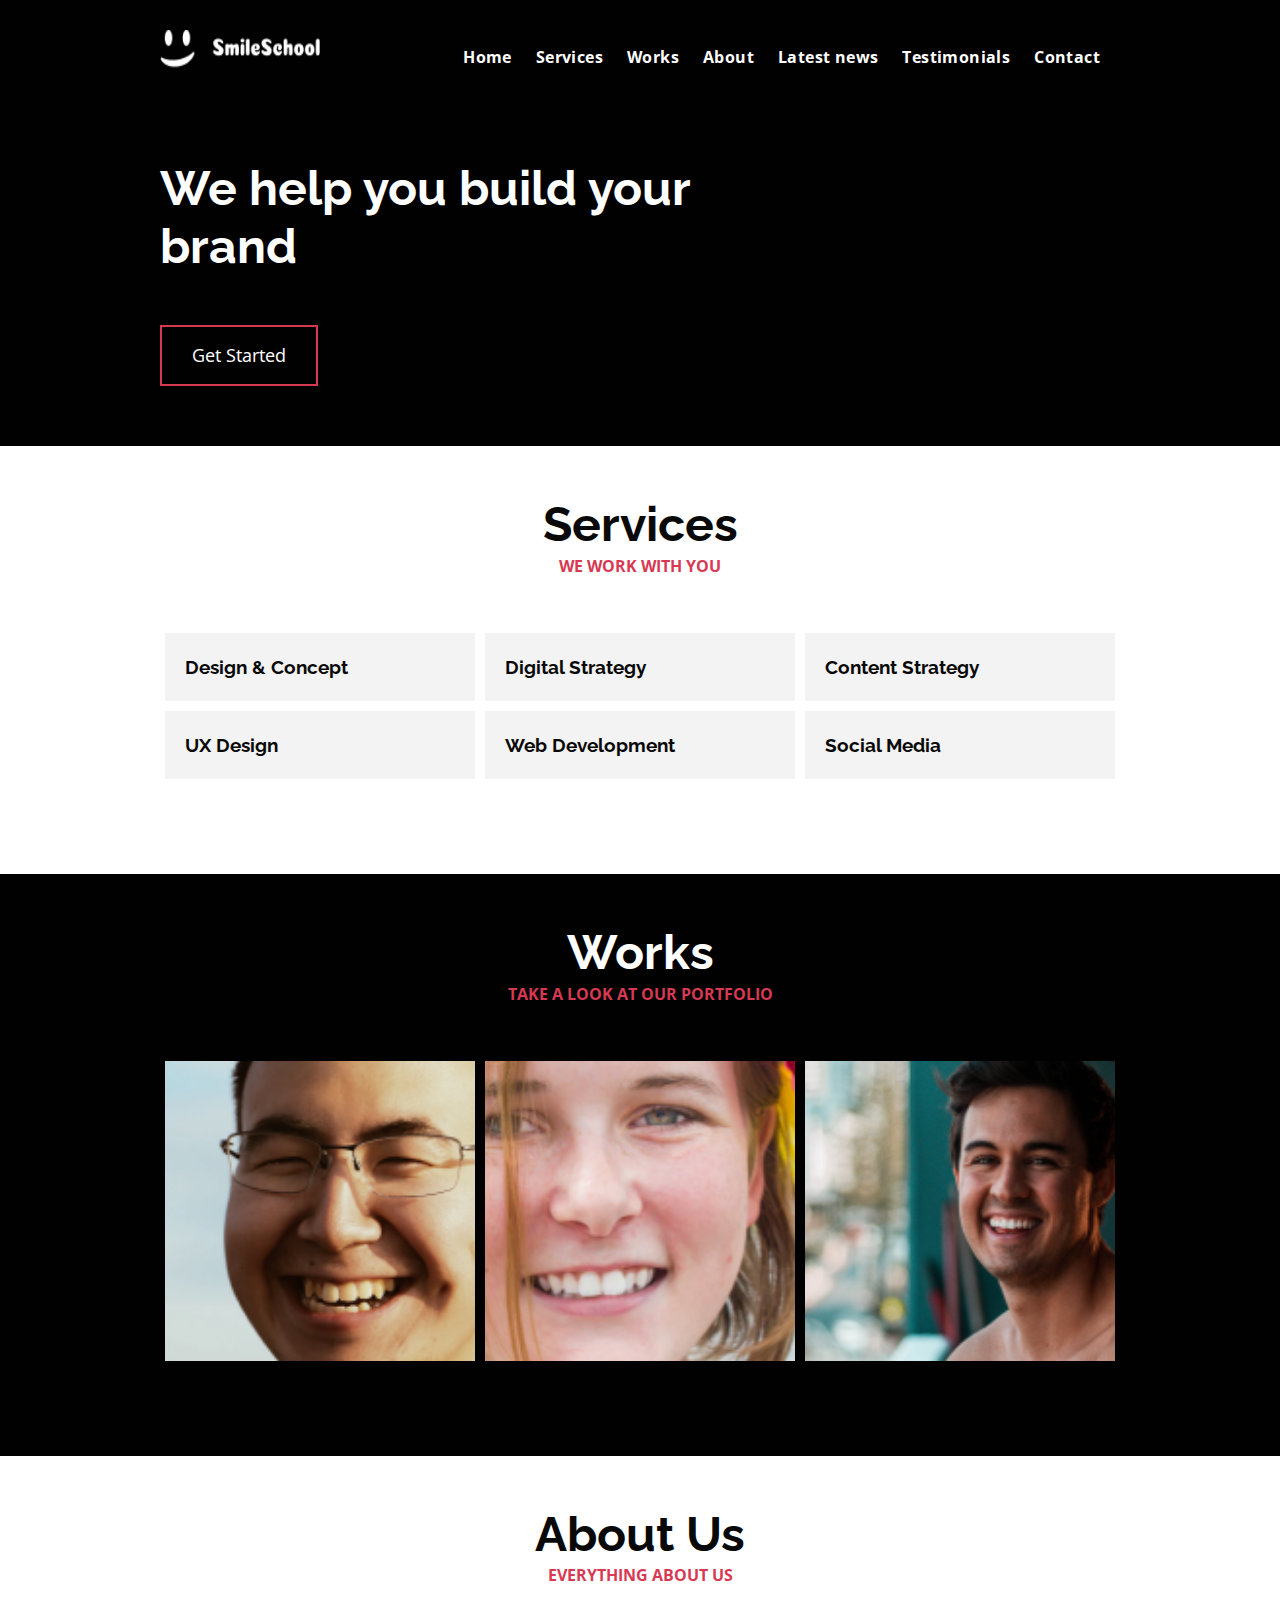
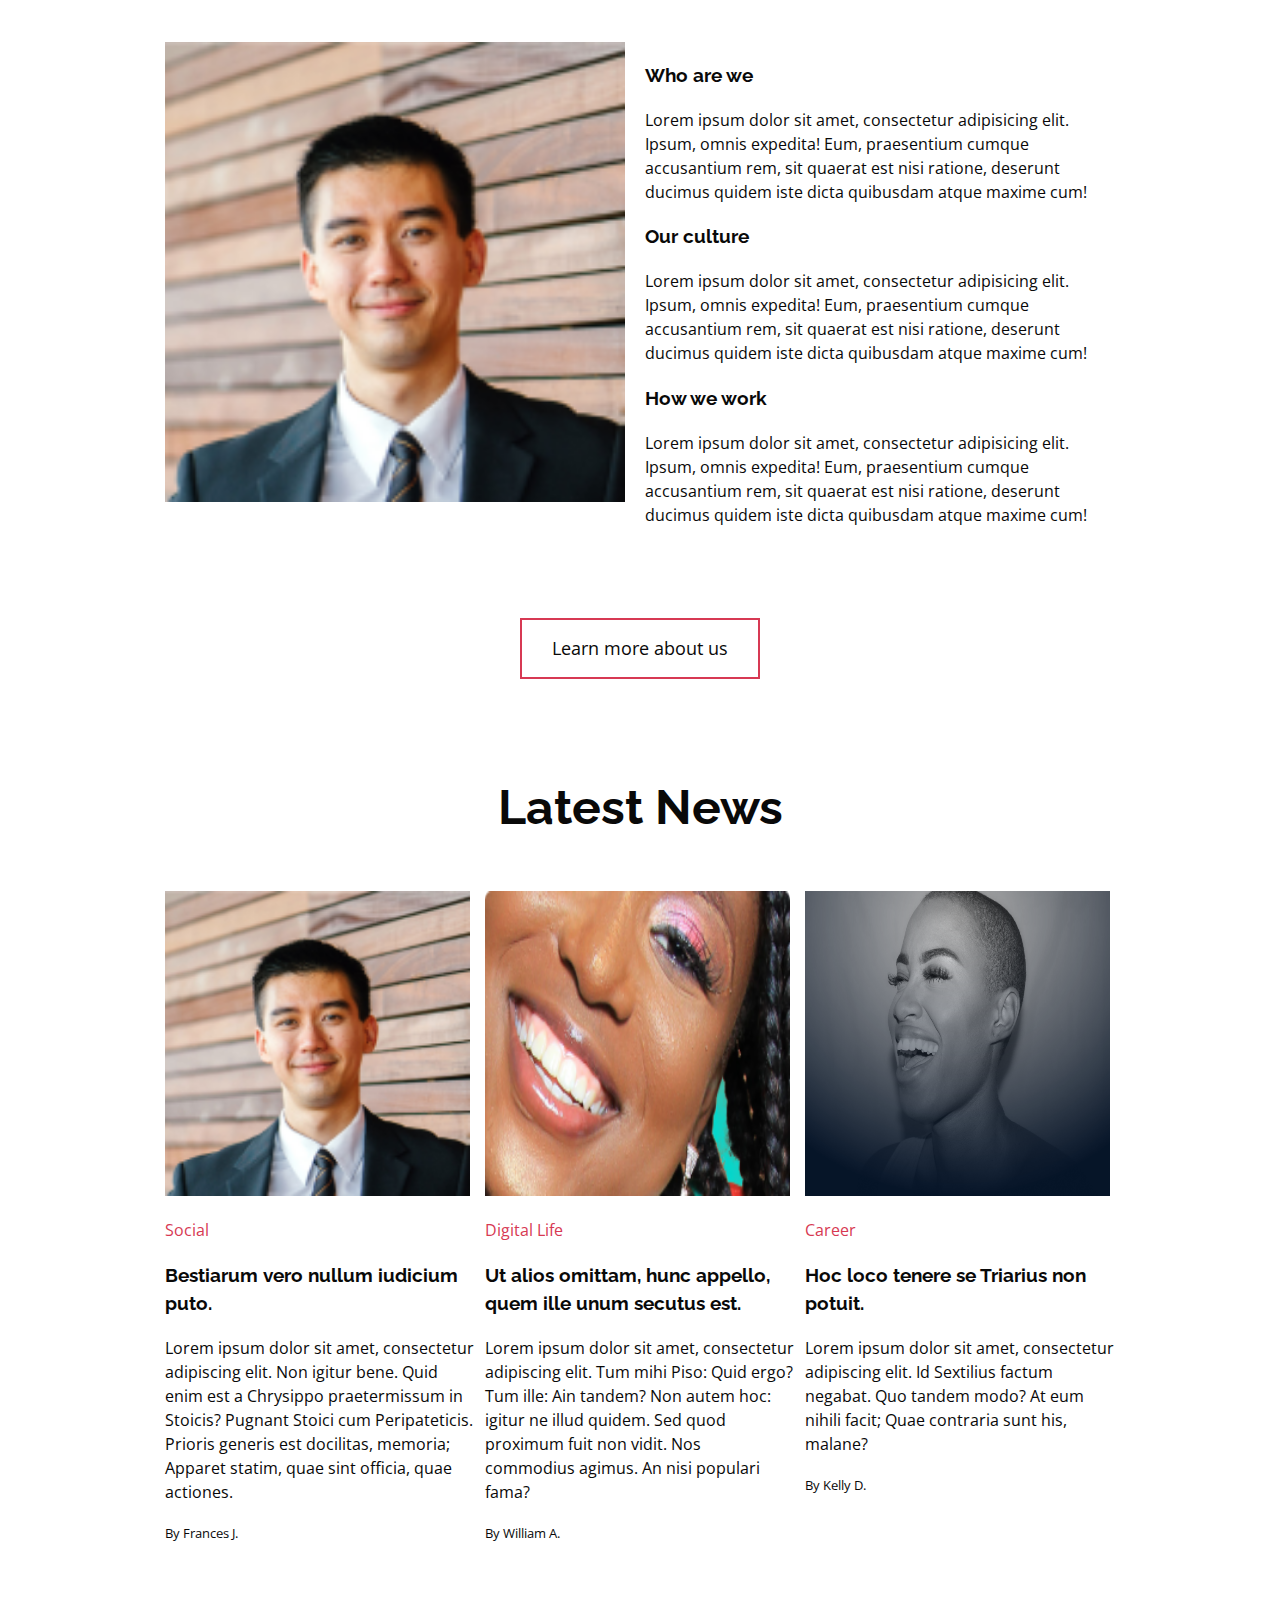
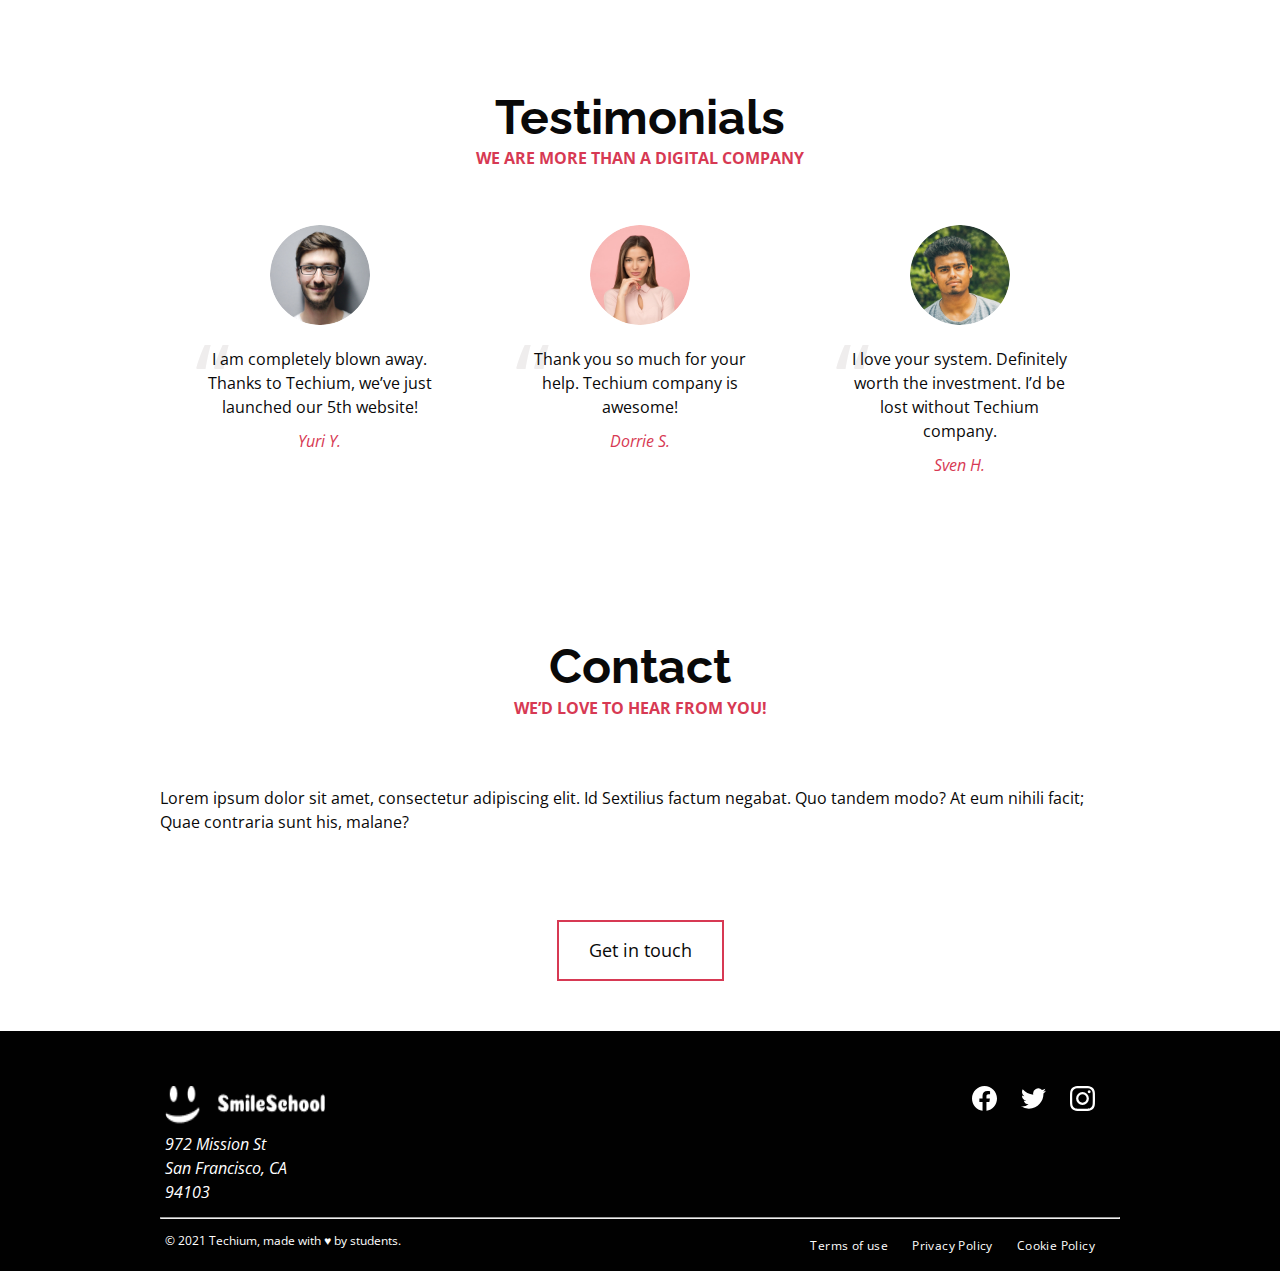
<file: flexbox/2-index.html>
<!DOCTYPE html>
<html lang="en" dir="ltr">
  <head>
    <meta charset="utf-8">
    <meta name="viewport" content="width=device-width, initial-scale=1, viewport-fit=cover">
    <title>Homepage - Techium</title>
    <meta name="description" content="Description of the page less than 150 characters">
    <link rel="icon" type="image/png" href="images/favicon.jpg">
    <link href="https://fonts.googleapis.com/css?family=Open+Sans:400,700|Raleway:700&display=swap" rel="stylesheet">
    <link rel='stylesheet' href='2-styles.css'>
  </head>
  <body>
    <!-- Header  -->
    <header class="header" data-section-theme="dark">
      <div class="container">
        <div class="header-logo">
          <a href="#">
            <img src="images/logo.png" alt="Techium logo" width="160" height="40">
          </a>
        </div>
        <nav class="navbar-menu">
          <ul class="nav">
            <li class="nav-item">
              <a href="#" class="nav-link">Home</a>
            </li>
            <li class="nav-item">
              <a href="#services" class="nav-link">Services</a>
            </li>
            <li class="nav-item">
              <a href="#works" class="nav-link">Works</a>
            </li>
            <li class="nav-item">
              <a href="#about" class="nav-link">About</a>
            </li>
            <li class="nav-item">
              <a href="#latest_news" class="nav-link">Latest news</a>
            </li>
            <li class="nav-item">
              <a href="#testimonials" class="nav-link">Testimonials</a>
            </li>
            <li class="nav-item">
              <a href="#contact" class="nav-link">Contact</a>
            </li>
          </ul>
        </nav>
      </div>
    </header>
    <!-- Main -->
    <main>
      <!-- Hero section -->
      <section class="section-hero" data-section-theme="dark">
        <div class="container">
          <div class="section-body">
            <section class="section-inner">
              <h2 class="section-title">We help you build your brand</h2>
              <a href="#" class="button">Get Started</a>
            </section>
          </div>
        </div>
      </section>
      <!-- Services section -->
      <section id="services" class="section section-services">
        <div class="container">
          <header class="section-header">
            <h2 class="section-title">Services</h2>
            <p class="section-tagline">We work with you</p>
          </header>
          <div class="section-body">
            <ul class="row">
              <li class="col-1-3">
                <div class="card-services">
                  <h3 class="card-title"><a href="#">Design & Concept</a></h3>
                </div>
              </li>
              <li class="col-1-3">
                <div class="card-services">
                  <h3 class="card-title"><a href="#">Digital Strategy</a></h3>
                </div>
              </li>
              <li class="col-1-3">
                <div class="card-services">
                  <h3 class="card-title"><a href="#">Content Strategy</a></h3>
                </div>
              </li>
            </ul>
            <ul class="row">
              <li class="col-1-3">
                <div class="card-services">
                  <h3 class="card-title"><a href="#">UX Design</a></h3>
                </div>
              </li>
              <li class="col-1-3">
                <div class="card-services">
                  <h3 class="card-title"><a href="#">Web Development</a></h3>
                </div>
              </li>
              <li class="col-1-3">
                <div class="card-services">
                  <h3 class="card-title"><a href="#">Social Media</a></h3>
                </div>
              </li>
            </ul>
          </div>
        </div>
      </section>
      <!-- Works section -->
      <section id="works" class="section section-works" data-section-theme="dark">
        <div class="container">
          <header class="section-header">
            <h2 class="section-title">Works</h2>
            <p class="section-tagline">Take a look at our portfolio</p>
          </header>
          <div class="section-body">
            <ul class="row">
              <li class="col-1-3">
                <article class="card-work">
                  <div class="card-outer">
                    <div class="card-image">
                      <img src="images/6.png" alt="">
                    </div>
                    <div class="card-inner">
                      <h3 class="card-title"><a href="#">Interior Design</a></h3>
                    </div>
                  </div>
                </article>
              </li>
              <li class="col-1-3">
                <article class="card-work">
                  <div class="card-outer">
                    <div class="card-image">
                      <img src="images/7.png" alt="">
                    </div>
                    <div class="card-inner">
                      <h3 class="card-title"><a href="#">Web Development</a></h3>
                    </div>
                  </div>
                </article>
              </li>
              <li class="col-1-3">
                <article class="card-work">
                  <div class="card-outer">
                    <div class="card-image">
                      <img src="images/8.png" alt="">
                    </div>
                    <div class="card-inner">
                      <h3 class="card-title"><a href="#">Personal Development</a></h3>
                    </div>
                  </div>
                </article>
              </li>
            </ul>
          </div>
        </div>
      </section>
      <!-- About Us section -->
      <section id="about" class="section section-about-us">
        <div class="container">
          <header class="section-header">
            <h2 class="section-title">About Us</h2>
            <p class="section-tagline">Everything about us</p>
          </header>
          <div class="section-body">
            <div class="row">
              <div class="col-1-2">
                <img src="images/2.png" alt="" width="460" height="460">
              </div>
              <div class="col-1-2">
                <h3>Who are we</h3>
                <p>Lorem ipsum dolor sit amet, consectetur adipisicing elit. Ipsum, omnis expedita! Eum, praesentium cumque accusantium rem, sit quaerat est nisi ratione, deserunt ducimus quidem iste dicta quibusdam atque maxime cum!</p>
                <h3>Our culture</h3>
                <p>Lorem ipsum dolor sit amet, consectetur adipisicing elit. Ipsum, omnis expedita! Eum, praesentium cumque accusantium rem, sit quaerat est nisi ratione, deserunt ducimus quidem iste dicta quibusdam atque maxime cum!</p>
                <h3>How we work</h3>
                <p>Lorem ipsum dolor sit amet, consectetur adipisicing elit. Ipsum, omnis expedita! Eum, praesentium cumque accusantium rem, sit quaerat est nisi ratione, deserunt ducimus quidem iste dicta quibusdam atque maxime cum!</p>
              </div>
            </div>
          </div>
          <div class="section-footer">
            <a href="#" class="button">Learn more about us</a>
          </div>
        </div>
      </section>
      <!-- Latest news section -->
      <section id="latest_news" class="section section-latest-news">
        <div class="container">
          <header class="section-header">
            <h2 class="section-title">Latest News</h2>
          </header>
          <div class="section-body">
            <ul class="row">
              <li class="col-1-3">
                <article class="card-blog">
                  <div>
                    <img src="images/Object.png" alt="" width="305" height="305">
                  </div>
                  <p class="card-category">Career</p>
                  <h3><a href="#">Hoc loco tenere se Triarius non potuit.</a></h3>
                  <p>Lorem ipsum dolor sit amet, consectetur adipiscing elit. Id Sextilius factum negabat. Quo tandem modo? At eum nihili facit; Quae contraria sunt his, malane?</p>
                  <small>By Kelly D.</small>
                </article>
              </li>
              <li class="col-1-3">
                <article class="card-blog">
                  <div>
                    <img src="images/9.png" alt="" width="305" height="305">
                  </div>
                  <p class="card-category">Digital Life</p>
                  <h3><a href="#">Ut alios omittam, hunc appello, quem ille unum secutus est.</a></h3>
                  <p>Lorem ipsum dolor sit amet, consectetur adipiscing elit. Tum mihi Piso: Quid ergo? Tum ille: Ain tandem? Non autem hoc: igitur ne illud quidem. Sed quod proximum fuit non vidit. Nos commodius agimus. An nisi populari fama?</p>
                  <small>By William A.</small>
                </article>
              </li>
              <li class="col-1-3">
                <article class="card-blog">
                  <div>
                    <img src="images/2.png" alt="" width="305" height="305">
                  </div>
                  <p class="card-category">Social</p>
                  <h3><a href="#">Bestiarum vero nullum iudicium puto.</a></h3>
                  <p>Lorem ipsum dolor sit amet, consectetur adipiscing elit. Non igitur bene. Quid enim est a Chrysippo praetermissum in Stoicis? Pugnant Stoici cum Peripateticis. Prioris generis est docilitas, memoria; Apparet statim, quae sint officia, quae actiones.</p>
                  <small>By Frances J.</small>
                </article>
              </li>
            </ul>
          </div>
        </div>
      </section>
      <!-- Testimonials section -->
      <section id="testimonial" class="section section-testimonial">
        <div class="container">
          <header class="section-header">
            <h2 class="section-title">Testimonials</h2>
            <p class="section-tagline">We are more than a digital company</p>
          </header>
          <div class="section-body">
            <ul class="row">
              <li class="col-1-3">
                <article class="card-testimonial">
                  <img src="images/1.png" alt="Yuri Y. avatar" width="100" height="100" class="card-avatar">
                  <blockquote class="card-quote">
                    <p>I am completely blown away. Thanks to Techium, we’ve just launched our 5th website!
                      <cite>Yuri Y.</cite>
                    </p>
                  </blockquote>
                </article>
              </li>
              <li class="col-1-3">
                <article class="card-testimonial">
                  <img src="images/3.png" alt="Dorrie S. avatar" width="100" height="100" class="card-avatar">
                  <blockquote class="card-quote">
                    <p>Thank you so much for your help. Techium company is awesome!
                      <cite>Dorrie S.</cite>
                    </p>
                  </blockquote>
                </article>
              </li>
              <li class="col-1-3">
                <article class="card-testimonial">
                  <img src="images/4.png" alt="Sven H. avatar" width="100" height="100" class="card-avatar">
                  <blockquote class="card-quote">
                    <p>I love your system. Definitely worth the investment. I’d be lost without Techium company.
                      <cite>Sven H.</cite>
                    </p>
                  </blockquote>
                </article>
              </li>
            </ul>
          </div>
        </div>
      </section>
      <!-- Contact section -->
      <section id="contact" class="section section-contact">
        <div class="container">
          <header class="section-header">
            <h2 class="section-title">Contact</h2>
            <p class="section-tagline">We’d love to hear from you!</p>
          </header>
          <div class="section-body">
            <p>Lorem ipsum dolor sit amet, consectetur adipiscing elit. Id Sextilius factum negabat. Quo tandem modo? At eum nihili facit; Quae contraria sunt his, malane?</p>
          </div>
          <div class="section-footer">
            <a href="#" class="button">Get in touch</a>
          </div>
        </div>
      </section>
    </main>
    <!-- Footer -->
    <footer class="footer" data-section-theme="dark">
      <div  class="container">
        <div class="row">
          <div class="col-1-2">
            <img src="images/logo.png" alt="Techium logo" width="160" height="40">
            <address class="footer-address">
              972 Mission St<br>
              San Francisco, CA<br>
              94103
            </address>
          </div>
          <div class="col-1-2">
            <ul class="social nav">
              <li class="social-item nav-item">
                <a href="https://www.facebook.com" class="social-link">
                  <svg viewbox="0 0 24 24" xmlns="http://www.w3.org/2000/svg" width="25" height="25">
                    <title>
                      Facebook icon
                    </title>
                    <path d="M23.998 12c0-6.628-5.372-12-11.999-12C5.372 0 0 5.372 0 12c0 5.988 4.388 10.952 10.124 11.852v-8.384H7.078v-3.469h3.046V9.356c0-3.008 1.792-4.669 4.532-4.669 1.313 0 2.686.234 2.686.234v2.953H15.83c-1.49 0-1.955.925-1.955 1.874V12h3.328l-.532 3.469h-2.796v8.384c5.736-.9 10.124-5.864 10.124-11.853z"/>
                  </svg>
                </a>
              </li>
              <li class="social-item nav-item">
                <a href="https://twitter.com" class="social-link">
                  <svg viewbox="0 0 24 24" xmlns="http://www.w3.org/2000/svg" width="25" height="25">
                    <title>
                      Twitter icon
                    </title>
                    <path d="M23.954 4.569a10 10 0 0 1-2.825.775 4.958 4.958 0 0 0 2.163-2.723c-.951.555-2.005.959-3.127 1.184a4.92 4.92 0 0 0-8.384 4.482C7.691 8.094 4.066 6.13 1.64 3.161a4.822 4.822 0 0 0-.666 2.475c0 1.71.87 3.213 2.188 4.096a4.904 4.904 0 0 1-2.228-.616v.061a4.923 4.923 0 0 0 3.946 4.827 4.996 4.996 0 0 1-2.212.085 4.937 4.937 0 0 0 4.604 3.417 9.868 9.868 0 0 1-6.102 2.105c-.39 0-.779-.023-1.17-.067a13.995 13.995 0 0 0 7.557 2.209c9.054 0 13.999-7.496 13.999-13.986 0-.209 0-.42-.015-.63a9.936 9.936 0 0 0 2.46-2.548l-.047-.02z"/>
                  </svg>
                </a>
              </li>
              <li class="social-item nav-item">
                <a href="https://www.instagram.com" class="social-link">
                  <svg viewbox="0 0 24 24" xmlns="http://www.w3.org/2000/svg" width="25" height="25">
                    <title>
                      Instagram icon
                    </title>
                    <path d="M12 0C8.74 0 8.333.015 7.053.072 5.775.132 4.905.333 4.14.63c-.789.306-1.459.717-2.126 1.384S.935 3.35.63 4.14C.333 4.905.131 5.775.072 7.053.012 8.333 0 8.74 0 12s.015 3.667.072 4.947c.06 1.277.261 2.148.558 2.913a5.885 5.885 0 0 0 1.384 2.126A5.868 5.868 0 0 0 4.14 23.37c.766.296 1.636.499 2.913.558C8.333 23.988 8.74 24 12 24s3.667-.015 4.947-.072c1.277-.06 2.148-.262 2.913-.558a5.898 5.898 0 0 0 2.126-1.384 5.86 5.86 0 0 0 1.384-2.126c.296-.765.499-1.636.558-2.913.06-1.28.072-1.687.072-4.947s-.015-3.667-.072-4.947c-.06-1.277-.262-2.149-.558-2.913a5.89 5.89 0 0 0-1.384-2.126A5.847 5.847 0 0 0 19.86.63c-.765-.297-1.636-.499-2.913-.558C15.667.012 15.26 0 12 0zm0 2.16c3.203 0 3.585.016 4.85.071 1.17.055 1.805.249 2.227.415.562.217.96.477 1.382.896.419.42.679.819.896 1.381.164.422.36 1.057.413 2.227.057 1.266.07 1.646.07 4.85s-.015 3.585-.074 4.85c-.061 1.17-.256 1.805-.421 2.227a3.81 3.81 0 0 1-.899 1.382 3.744 3.744 0 0 1-1.38.896c-.42.164-1.065.36-2.235.413-1.274.057-1.649.07-4.859.07-3.211 0-3.586-.015-4.859-.074-1.171-.061-1.816-.256-2.236-.421a3.716 3.716 0 0 1-1.379-.899 3.644 3.644 0 0 1-.9-1.38c-.165-.42-.359-1.065-.42-2.235-.045-1.26-.061-1.649-.061-4.844 0-3.196.016-3.586.061-4.861.061-1.17.255-1.814.42-2.234.21-.57.479-.96.9-1.381.419-.419.81-.689 1.379-.898.42-.166 1.051-.361 2.221-.421 1.275-.045 1.65-.06 4.859-.06l.045.03zm0 3.678a6.162 6.162 0 1 0 0 12.324 6.162 6.162 0 1 0 0-12.324zM12 16c-2.21 0-4-1.79-4-4s1.79-4 4-4 4 1.79 4 4-1.79 4-4 4zm7.846-10.405a1.441 1.441 0 0 1-2.88 0 1.44 1.44 0 0 1 2.88 0z"/>
                  </svg>
                </a>
              </li>
            </ul>
          </div>
        </div>
        <hr>
        <div class="row">
          <div class="col-1-2">
            <p class="footer-copyright">© 2021 Techium, made with ♥ by students.</p>
          </div>
          <div class="col-1-2">
            <ul class="footer-nav nav">
              <li class="footer-nav-item nav-item">
                <a href="#" class="footer-nav-link">Terms of use</a>
              </li>
              <li class="footer-nav-item nav-item">
                <a href="#" class="footer-nav-link">Privacy Policy</a>
              </li>
              <li class="footer-nav-item nav-item">
                <a href="#" class="footer-nav-link">Cookie Policy</a>
              </li>
            </ul>
          </div>
        </div>
      </div>
    </footer>
  </body>
</html>
</file>
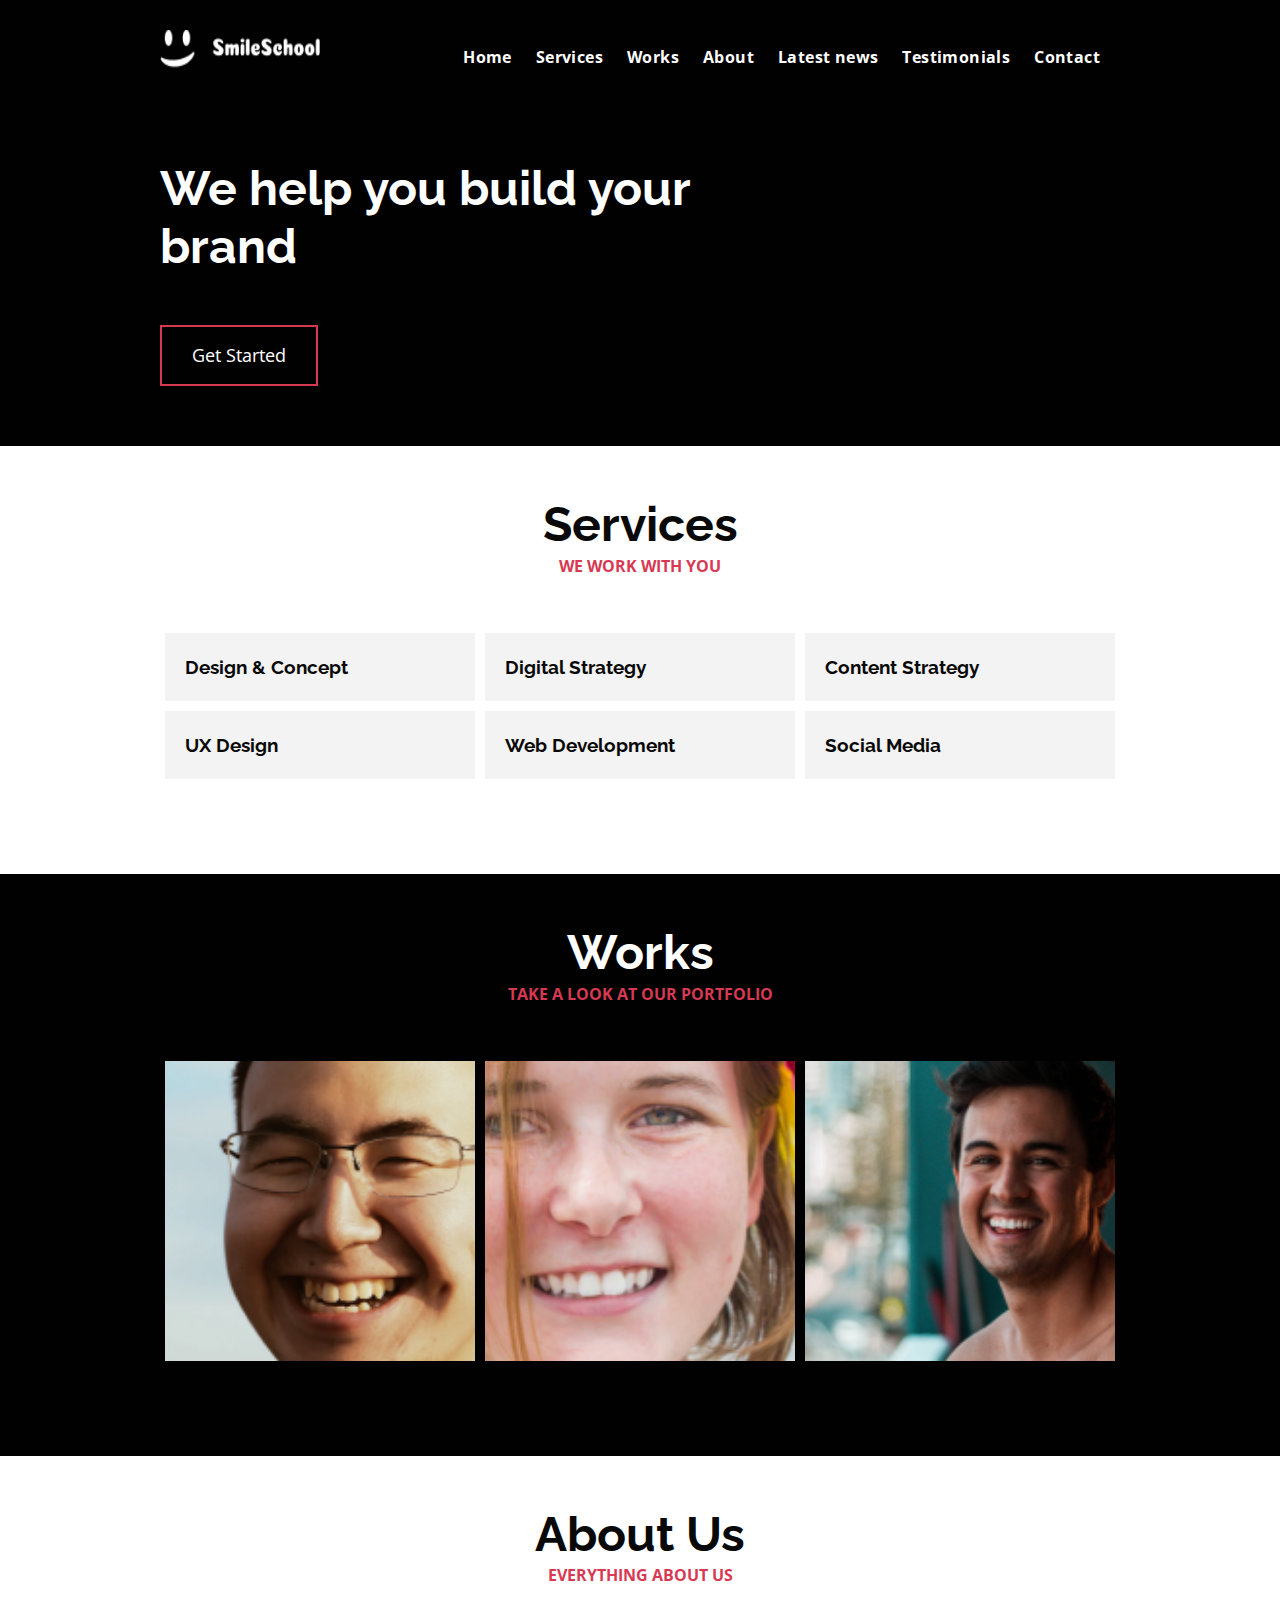
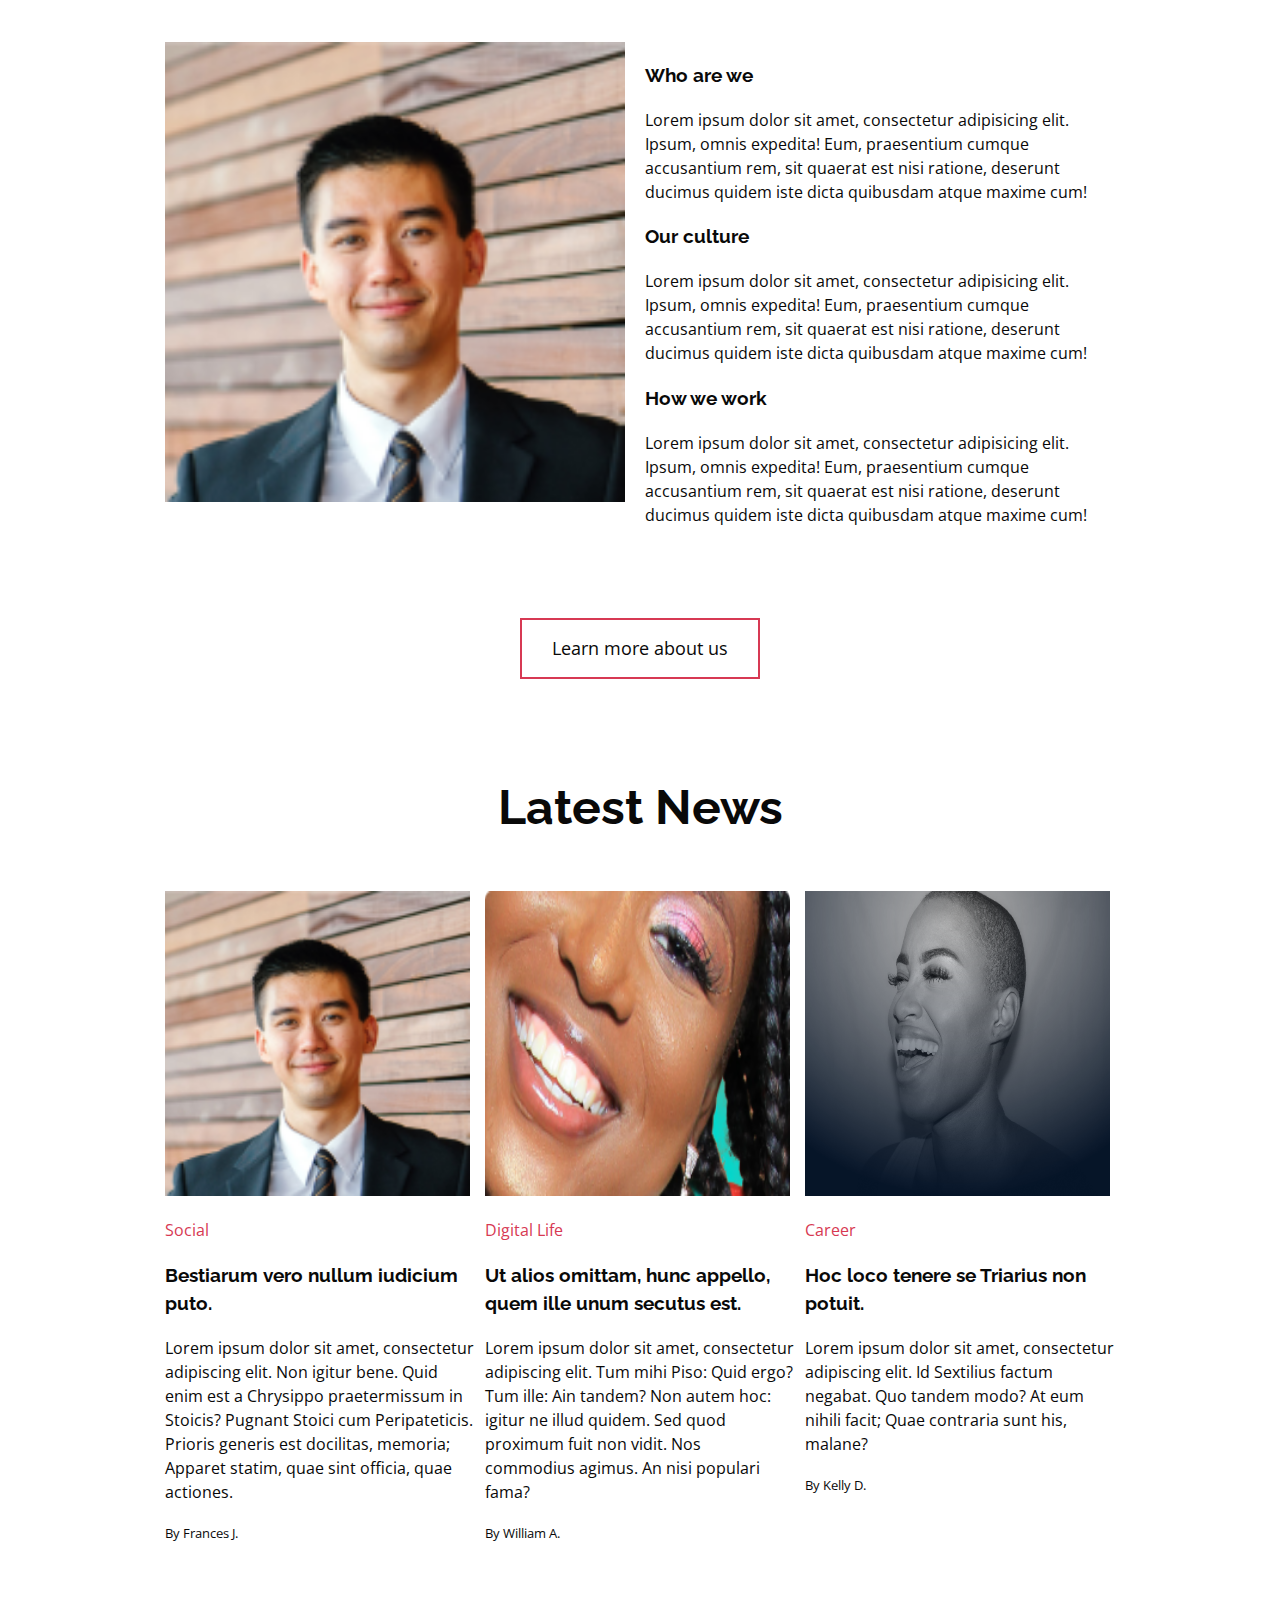
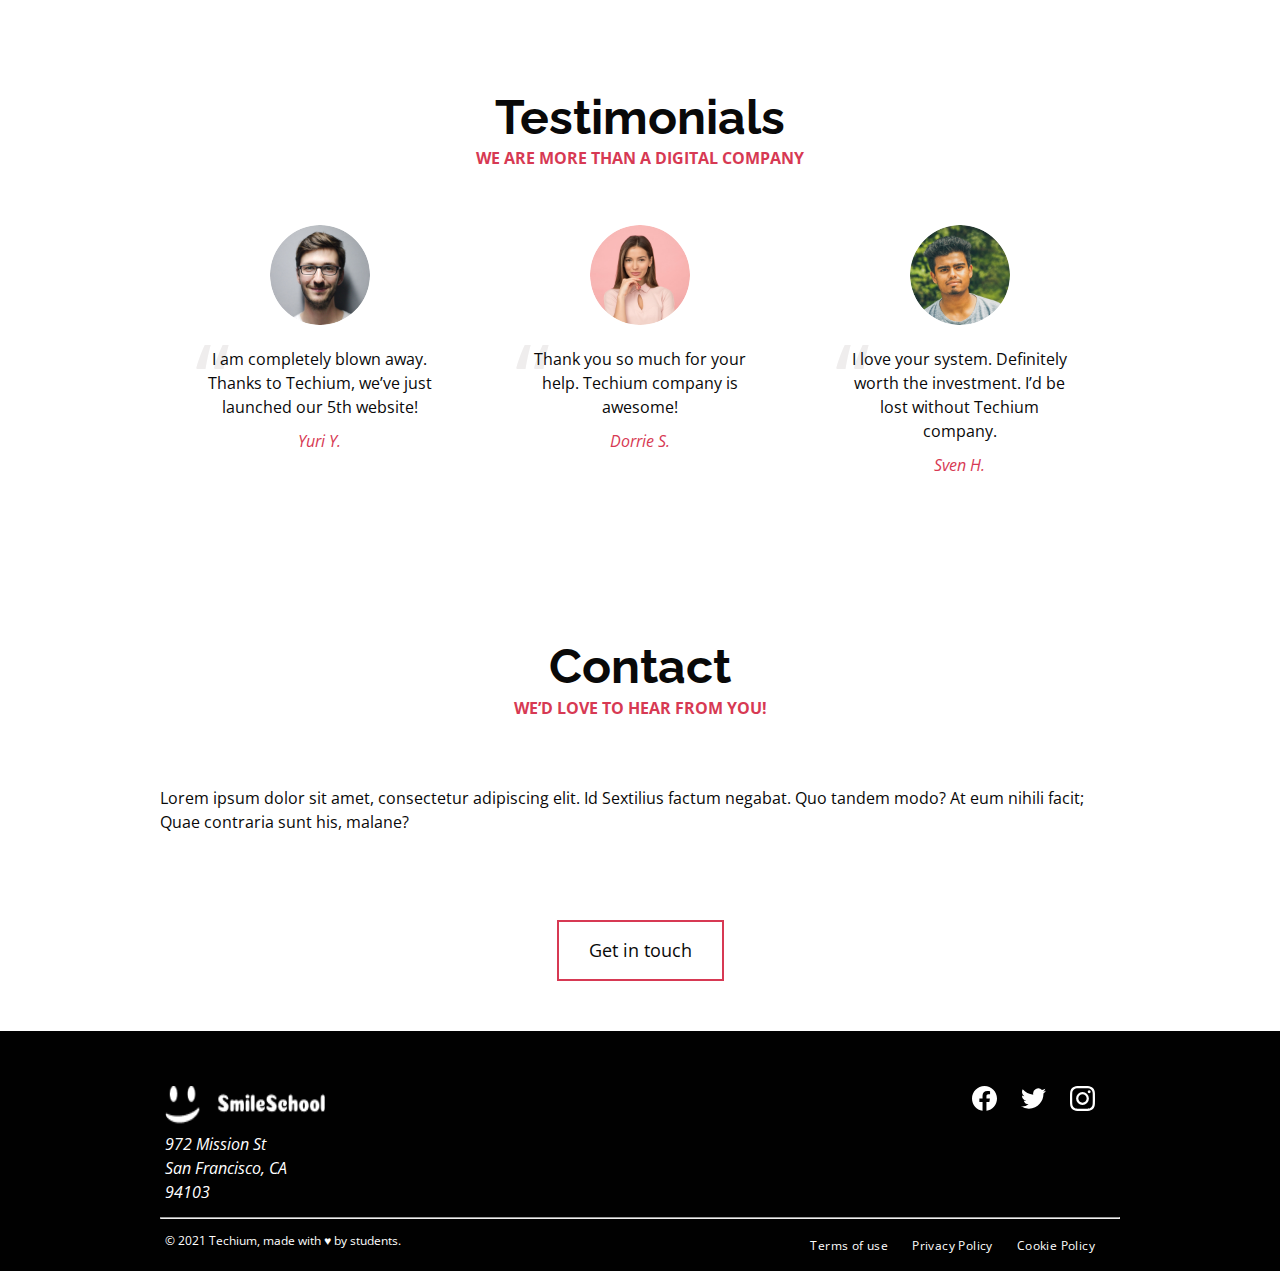
<file: flexbox/3-index.html>
<!DOCTYPE html>
<html lang="en" dir="ltr">
  <head>
    <meta charset="utf-8">
    <meta name="viewport" content="width=device-width, initial-scale=1, viewport-fit=cover">
    <title>Homepage - Techium</title>
    <meta name="description" content="Description of the page less than 150 characters">
    <link rel="icon" type="image/png" href="images/favicon.jpg">
    <link href="https://fonts.googleapis.com/css?family=Open+Sans:400,700|Raleway:700&display=swap" rel="stylesheet">
    <link rel='stylesheet' href='3-styles.css'>
  </head>
  <body>
    <!-- Header  -->
    <header class="header" data-section-theme="dark">
      <div class="container">
        <div class="header-logo">
          <a href="#">
            <img src="images/logo.png" alt="Techium logo" width="160" height="40">
          </a>
        </div>
        <nav class="navbar-menu">
          <ul class="nav">
            <li class="nav-item">
              <a href="#" class="nav-link">Home</a>
            </li>
            <li class="nav-item">
              <a href="#services" class="nav-link">Services</a>
            </li>
            <li class="nav-item">
              <a href="#works" class="nav-link">Works</a>
            </li>
            <li class="nav-item">
              <a href="#about" class="nav-link">About</a>
            </li>
            <li class="nav-item">
              <a href="#latest_news" class="nav-link">Latest news</a>
            </li>
            <li class="nav-item">
              <a href="#testimonials" class="nav-link">Testimonials</a>
            </li>
            <li class="nav-item">
              <a href="#contact" class="nav-link">Contact</a>
            </li>
          </ul>
        </nav>
      </div>
    </header>
    <!-- Main -->
    <main>
      <!-- Hero section -->
      <section class="section-hero" data-section-theme="dark">
        <div class="container">
          <div class="section-body">
            <section class="section-inner">
              <h2 class="section-title">We help you build your brand</h2>
              <a href="#" class="button">Get Started</a>
            </section>
          </div>
        </div>
      </section>
      <!-- Services section -->
      <section id="services" class="section section-services">
        <div class="container">
          <header class="section-header">
            <h2 class="section-title">Services</h2>
            <p class="section-tagline">We work with you</p>
          </header>
          <div class="section-body">
            <ul class="row">
              <li class="col-1-3">
                <div class="card-services">
                  <h3 class="card-title"><a href="#">Design & Concept</a></h3>
                </div>
              </li>
              <li class="col-1-3">
                <div class="card-services">
                  <h3 class="card-title"><a href="#">Digital Strategy</a></h3>
                </div>
              </li>
              <li class="col-1-3">
                <div class="card-services">
                  <h3 class="card-title"><a href="#">Content Strategy</a></h3>
                </div>
              </li>
              <li class="col-1-3">
                <div class="card-services">
                  <h3 class="card-title"><a href="#">UX Design</a></h3>
                </div>
              </li>
              <li class="col-1-3">
                <div class="card-services">
                  <h3 class="card-title"><a href="#">Web Development</a></h3>
                </div>
              </li>
              <li class="col-1-3">
                <div class="card-services">
                  <h3 class="card-title"><a href="#">Social Media</a></h3>
                </div>
              </li>
            </ul>
          </div>
        </div>
      </section>
      <!-- Works section -->
      <section id="works" class="section section-works" data-section-theme="dark">
        <div class="container">
          <header class="section-header">
            <h2 class="section-title">Works</h2>
            <p class="section-tagline">Take a look at our portfolio</p>
          </header>
          <div class="section-body">
            <ul class="row">
              <li class="col-1-3">
                <article class="card-work">
                  <div class="card-outer">
                    <div class="card-image">
                      <img src="images/6.png" alt="">
                    </div>
                    <div class="card-inner">
                      <h3 class="card-title"><a href="#">Interior Design</a></h3>
                    </div>
                  </div>
                </article>
              </li>
              <li class="col-1-3">
                <article class="card-work">
                  <div class="card-outer">
                    <div class="card-image">
                      <img src="images/7.png" alt="">
                    </div>
                    <div class="card-inner">
                      <h3 class="card-title"><a href="#">Web Development</a></h3>
                    </div>
                  </div>
                </article>
              </li>
              <li class="col-1-3">
                <article class="card-work">
                  <div class="card-outer">
                    <div class="card-image">
                      <img src="images/8.png" alt="">
                    </div>
                    <div class="card-inner">
                      <h3 class="card-title"><a href="#">Personal Development</a></h3>
                    </div>
                  </div>
                </article>
              </li>
            </ul>
          </div>
        </div>
      </section>
      <!-- About Us section -->
      <section id="about" class="section section-about-us">
        <div class="container">
          <header class="section-header">
            <h2 class="section-title">About Us</h2>
            <p class="section-tagline">Everything about us</p>
          </header>
          <div class="section-body">
            <div class="row">
              <div class="col-1-2">
                <img src="images/2.png" alt="" width="460" height="460">
              </div>
              <div class="col-1-2">
                <h3>Who are we</h3>
                <p>Lorem ipsum dolor sit amet, consectetur adipisicing elit. Ipsum, omnis expedita! Eum, praesentium cumque accusantium rem, sit quaerat est nisi ratione, deserunt ducimus quidem iste dicta quibusdam atque maxime cum!</p>
                <h3>Our culture</h3>
                <p>Lorem ipsum dolor sit amet, consectetur adipisicing elit. Ipsum, omnis expedita! Eum, praesentium cumque accusantium rem, sit quaerat est nisi ratione, deserunt ducimus quidem iste dicta quibusdam atque maxime cum!</p>
                <h3>How we work</h3>
                <p>Lorem ipsum dolor sit amet, consectetur adipisicing elit. Ipsum, omnis expedita! Eum, praesentium cumque accusantium rem, sit quaerat est nisi ratione, deserunt ducimus quidem iste dicta quibusdam atque maxime cum!</p>
              </div>
            </div>
          </div>
          <div class="section-footer">
            <a href="#" class="button">Learn more about us</a>
          </div>
        </div>
      </section>
      <!-- Latest news section -->
      <section id="latest_news" class="section section-latest-news">
        <div class="container">
          <header class="section-header">
            <h2 class="section-title">Latest News</h2>
          </header>
          <div class="section-body">
            <ul class="row">
              <li class="col-1-3">
                <article class="card-blog">
                  <div>
                    <img src="images/Object.png" alt="" width="305" height="305">
                  </div>
                  <p class="card-category">Career</p>
                  <h3><a href="#">Hoc loco tenere se Triarius non potuit.</a></h3>
                  <p>Lorem ipsum dolor sit amet, consectetur adipiscing elit. Id Sextilius factum negabat. Quo tandem modo? At eum nihili facit; Quae contraria sunt his, malane?</p>
                  <small>By Kelly D.</small>
                </article>
              </li>
              <li class="col-1-3">
                <article class="card-blog">
                  <div>
                    <img src="images/9.png" alt="" width="305" height="305">
                  </div>
                  <p class="card-category">Digital Life</p>
                  <h3><a href="#">Ut alios omittam, hunc appello, quem ille unum secutus est.</a></h3>
                  <p>Lorem ipsum dolor sit amet, consectetur adipiscing elit. Tum mihi Piso: Quid ergo? Tum ille: Ain tandem? Non autem hoc: igitur ne illud quidem. Sed quod proximum fuit non vidit. Nos commodius agimus. An nisi populari fama?</p>
                  <small>By William A.</small>
                </article>
              </li>
              <li class="col-1-3">
                <article class="card-blog">
                  <div>
                    <img src="images/2.png" alt="" width="305" height="305">
                  </div>
                  <p class="card-category">Social</p>
                  <h3><a href="#">Bestiarum vero nullum iudicium puto.</a></h3>
                  <p>Lorem ipsum dolor sit amet, consectetur adipiscing elit. Non igitur bene. Quid enim est a Chrysippo praetermissum in Stoicis? Pugnant Stoici cum Peripateticis. Prioris generis est docilitas, memoria; Apparet statim, quae sint officia, quae actiones.</p>
                  <small>By Frances J.</small>
                </article>
              </li>
            </ul>
          </div>
        </div>
      </section>
      <!-- Testimonials section -->
      <section id="testimonial" class="section section-testimonial">
        <div class="container">
          <header class="section-header">
            <h2 class="section-title">Testimonials</h2>
            <p class="section-tagline">We are more than a digital company</p>
          </header>
          <div class="section-body">
            <ul class="row">
              <li class="col-1-3">
                <article class="card-testimonial">
                  <img src="images/1.png" alt="Yuri Y. avatar" width="100" height="100" class="card-avatar">
                  <blockquote class="card-quote">
                    <p>I am completely blown away. Thanks to Techium, we’ve just launched our 5th website!
                      <cite>Yuri Y.</cite>
                    </p>
                  </blockquote>
                </article>
              </li>
              <li class="col-1-3">
                <article class="card-testimonial">
                  <img src="images/3.png" alt="Dorrie S. avatar" width="100" height="100" class="card-avatar">
                  <blockquote class="card-quote">
                    <p>Thank you so much for your help. Techium company is awesome!
                      <cite>Dorrie S.</cite>
                    </p>
                  </blockquote>
                </article>
              </li>
              <li class="col-1-3">
                <article class="card-testimonial">
                  <img src="images/4.png" alt="Sven H. avatar" width="100" height="100" class="card-avatar">
                  <blockquote class="card-quote">
                    <p>I love your system. Definitely worth the investment. I’d be lost without Techium company.
                      <cite>Sven H.</cite>
                    </p>
                  </blockquote>
                </article>
              </li>
            </ul>
          </div>
        </div>
      </section>
      <!-- Contact section -->
      <section id="contact" class="section section-contact">
        <div class="container">
          <header class="section-header">
            <h2 class="section-title">Contact</h2>
            <p class="section-tagline">We’d love to hear from you!</p>
          </header>
          <div class="section-body">
            <p>Lorem ipsum dolor sit amet, consectetur adipiscing elit. Id Sextilius factum negabat. Quo tandem modo? At eum nihili facit; Quae contraria sunt his, malane?</p>
          </div>
          <div class="section-footer">
            <a href="#" class="button">Get in touch</a>
          </div>
        </div>
      </section>
    </main>
    <!-- Footer -->
    <footer class="footer" data-section-theme="dark">
      <div  class="container">
        <div class="row">
          <div class="col-1-2">
            <img src="images/logo.png" alt="Techium logo" width="160" height="40">
            <address class="footer-address">
              972 Mission St<br>
              San Francisco, CA<br>
              94103
            </address>
          </div>
          <div class="col-1-2">
            <ul class="social nav">
              <li class="social-item nav-item">
                <a href="https://www.facebook.com" class="social-link">
                  <svg viewbox="0 0 24 24" xmlns="http://www.w3.org/2000/svg" width="25" height="25">
                    <title>
                      Facebook icon
                    </title>
                    <path d="M23.998 12c0-6.628-5.372-12-11.999-12C5.372 0 0 5.372 0 12c0 5.988 4.388 10.952 10.124 11.852v-8.384H7.078v-3.469h3.046V9.356c0-3.008 1.792-4.669 4.532-4.669 1.313 0 2.686.234 2.686.234v2.953H15.83c-1.49 0-1.955.925-1.955 1.874V12h3.328l-.532 3.469h-2.796v8.384c5.736-.9 10.124-5.864 10.124-11.853z"/>
                  </svg>
                </a>
              </li>
              <li class="social-item nav-item">
                <a href="https://twitter.com" class="social-link">
                  <svg viewbox="0 0 24 24" xmlns="http://www.w3.org/2000/svg" width="25" height="25">
                    <title>
                      Twitter icon
                    </title>
                    <path d="M23.954 4.569a10 10 0 0 1-2.825.775 4.958 4.958 0 0 0 2.163-2.723c-.951.555-2.005.959-3.127 1.184a4.92 4.92 0 0 0-8.384 4.482C7.691 8.094 4.066 6.13 1.64 3.161a4.822 4.822 0 0 0-.666 2.475c0 1.71.87 3.213 2.188 4.096a4.904 4.904 0 0 1-2.228-.616v.061a4.923 4.923 0 0 0 3.946 4.827 4.996 4.996 0 0 1-2.212.085 4.937 4.937 0 0 0 4.604 3.417 9.868 9.868 0 0 1-6.102 2.105c-.39 0-.779-.023-1.17-.067a13.995 13.995 0 0 0 7.557 2.209c9.054 0 13.999-7.496 13.999-13.986 0-.209 0-.42-.015-.63a9.936 9.936 0 0 0 2.46-2.548l-.047-.02z"/>
                  </svg>
                </a>
              </li>
              <li class="social-item nav-item">
                <a href="https://www.instagram.com" class="social-link">
                  <svg viewbox="0 0 24 24" xmlns="http://www.w3.org/2000/svg" width="25" height="25">
                    <title>
                      Instagram icon
                    </title>
                    <path d="M12 0C8.74 0 8.333.015 7.053.072 5.775.132 4.905.333 4.14.63c-.789.306-1.459.717-2.126 1.384S.935 3.35.63 4.14C.333 4.905.131 5.775.072 7.053.012 8.333 0 8.74 0 12s.015 3.667.072 4.947c.06 1.277.261 2.148.558 2.913a5.885 5.885 0 0 0 1.384 2.126A5.868 5.868 0 0 0 4.14 23.37c.766.296 1.636.499 2.913.558C8.333 23.988 8.74 24 12 24s3.667-.015 4.947-.072c1.277-.06 2.148-.262 2.913-.558a5.898 5.898 0 0 0 2.126-1.384 5.86 5.86 0 0 0 1.384-2.126c.296-.765.499-1.636.558-2.913.06-1.28.072-1.687.072-4.947s-.015-3.667-.072-4.947c-.06-1.277-.262-2.149-.558-2.913a5.89 5.89 0 0 0-1.384-2.126A5.847 5.847 0 0 0 19.86.63c-.765-.297-1.636-.499-2.913-.558C15.667.012 15.26 0 12 0zm0 2.16c3.203 0 3.585.016 4.85.071 1.17.055 1.805.249 2.227.415.562.217.96.477 1.382.896.419.42.679.819.896 1.381.164.422.36 1.057.413 2.227.057 1.266.07 1.646.07 4.85s-.015 3.585-.074 4.85c-.061 1.17-.256 1.805-.421 2.227a3.81 3.81 0 0 1-.899 1.382 3.744 3.744 0 0 1-1.38.896c-.42.164-1.065.36-2.235.413-1.274.057-1.649.07-4.859.07-3.211 0-3.586-.015-4.859-.074-1.171-.061-1.816-.256-2.236-.421a3.716 3.716 0 0 1-1.379-.899 3.644 3.644 0 0 1-.9-1.38c-.165-.42-.359-1.065-.42-2.235-.045-1.26-.061-1.649-.061-4.844 0-3.196.016-3.586.061-4.861.061-1.17.255-1.814.42-2.234.21-.57.479-.96.9-1.381.419-.419.81-.689 1.379-.898.42-.166 1.051-.361 2.221-.421 1.275-.045 1.65-.06 4.859-.06l.045.03zm0 3.678a6.162 6.162 0 1 0 0 12.324 6.162 6.162 0 1 0 0-12.324zM12 16c-2.21 0-4-1.79-4-4s1.79-4 4-4 4 1.79 4 4-1.79 4-4 4zm7.846-10.405a1.441 1.441 0 0 1-2.88 0 1.44 1.44 0 0 1 2.88 0z"/>
                  </svg>
                </a>
              </li>
            </ul>
          </div>
        </div>
        <hr>
        <div class="row">
          <div class="col-1-2">
            <p class="footer-copyright">© 2021 Techium, made with ♥ by students.</p>
          </div>
          <div class="col-1-2">
            <ul class="footer-nav nav">
              <li class="footer-nav-item nav-item">
                <a href="#" class="footer-nav-link">Terms of use</a>
              </li>
              <li class="footer-nav-item nav-item">
                <a href="#" class="footer-nav-link">Privacy Policy</a>
              </li>
              <li class="footer-nav-item nav-item">
                <a href="#" class="footer-nav-link">Cookie Policy</a>
              </li>
            </ul>
          </div>
        </div>
      </div>
    </footer>
  </body>
</html>
</file>
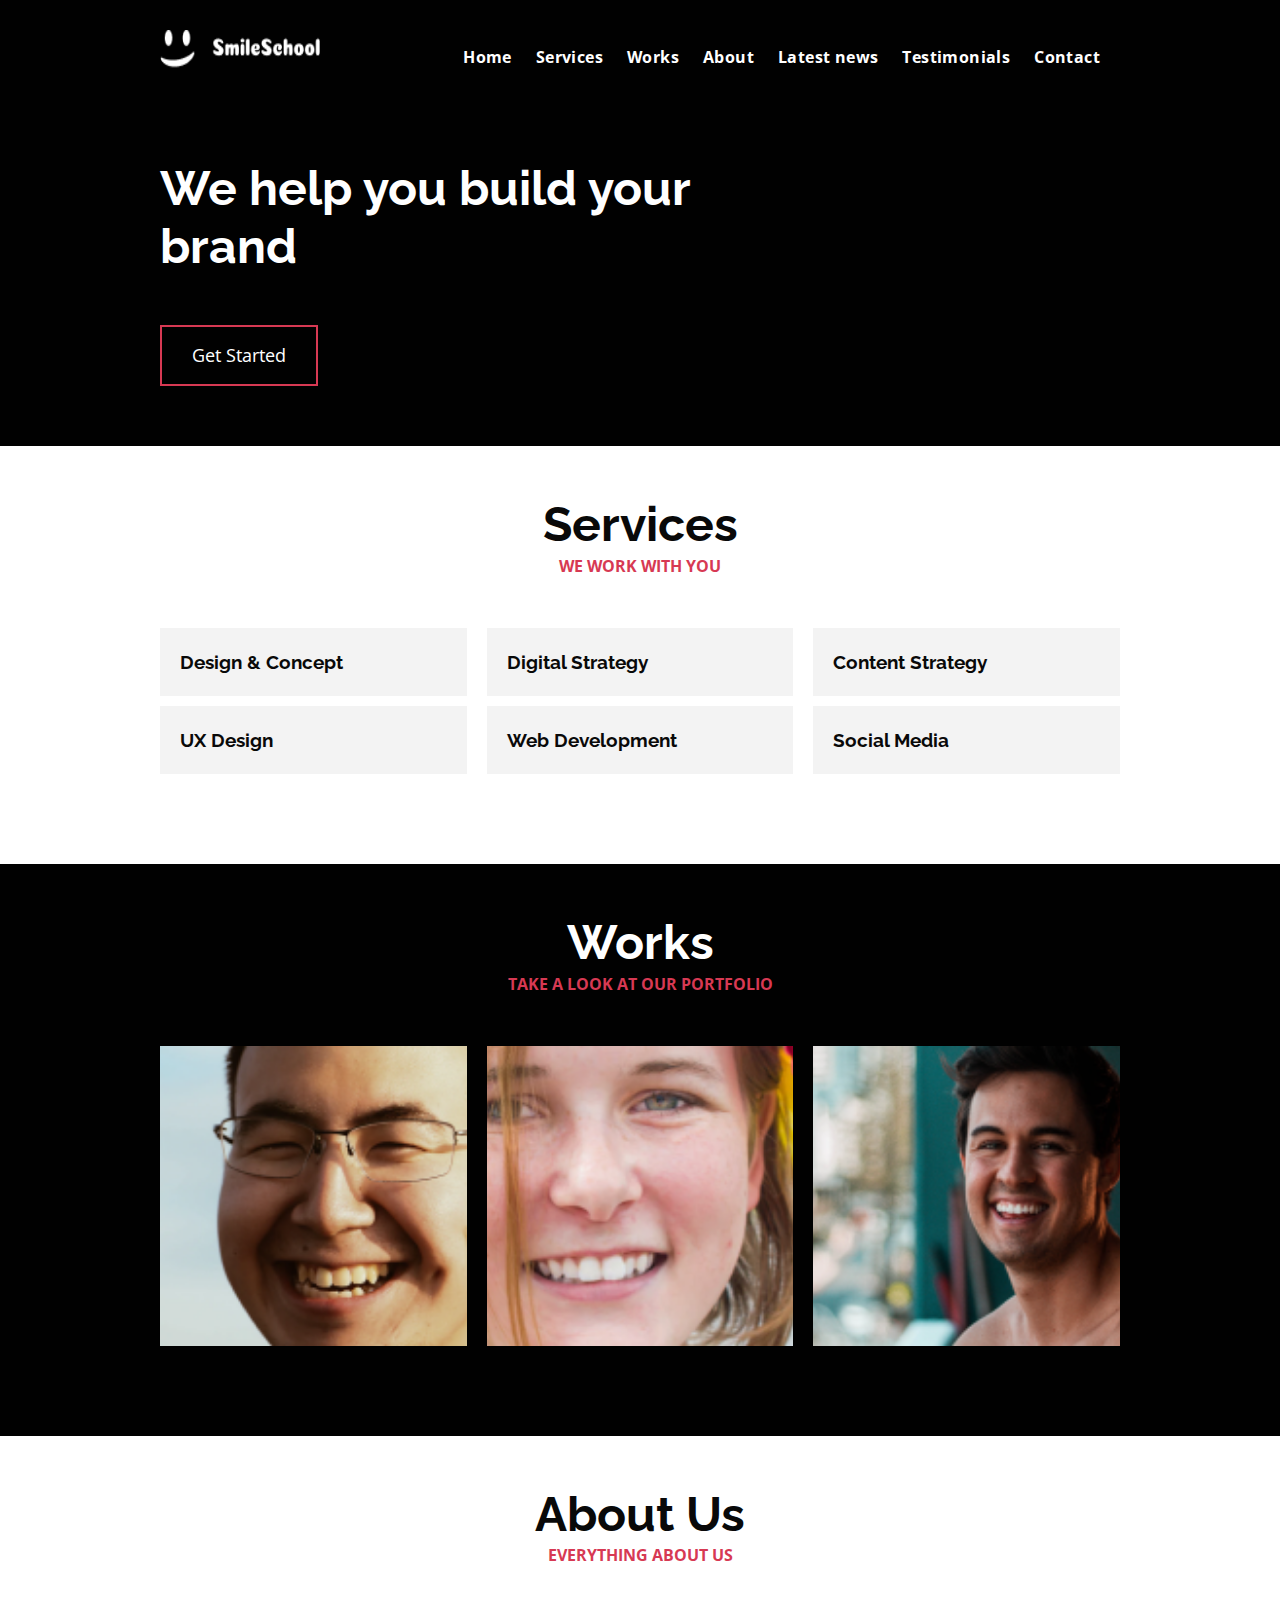
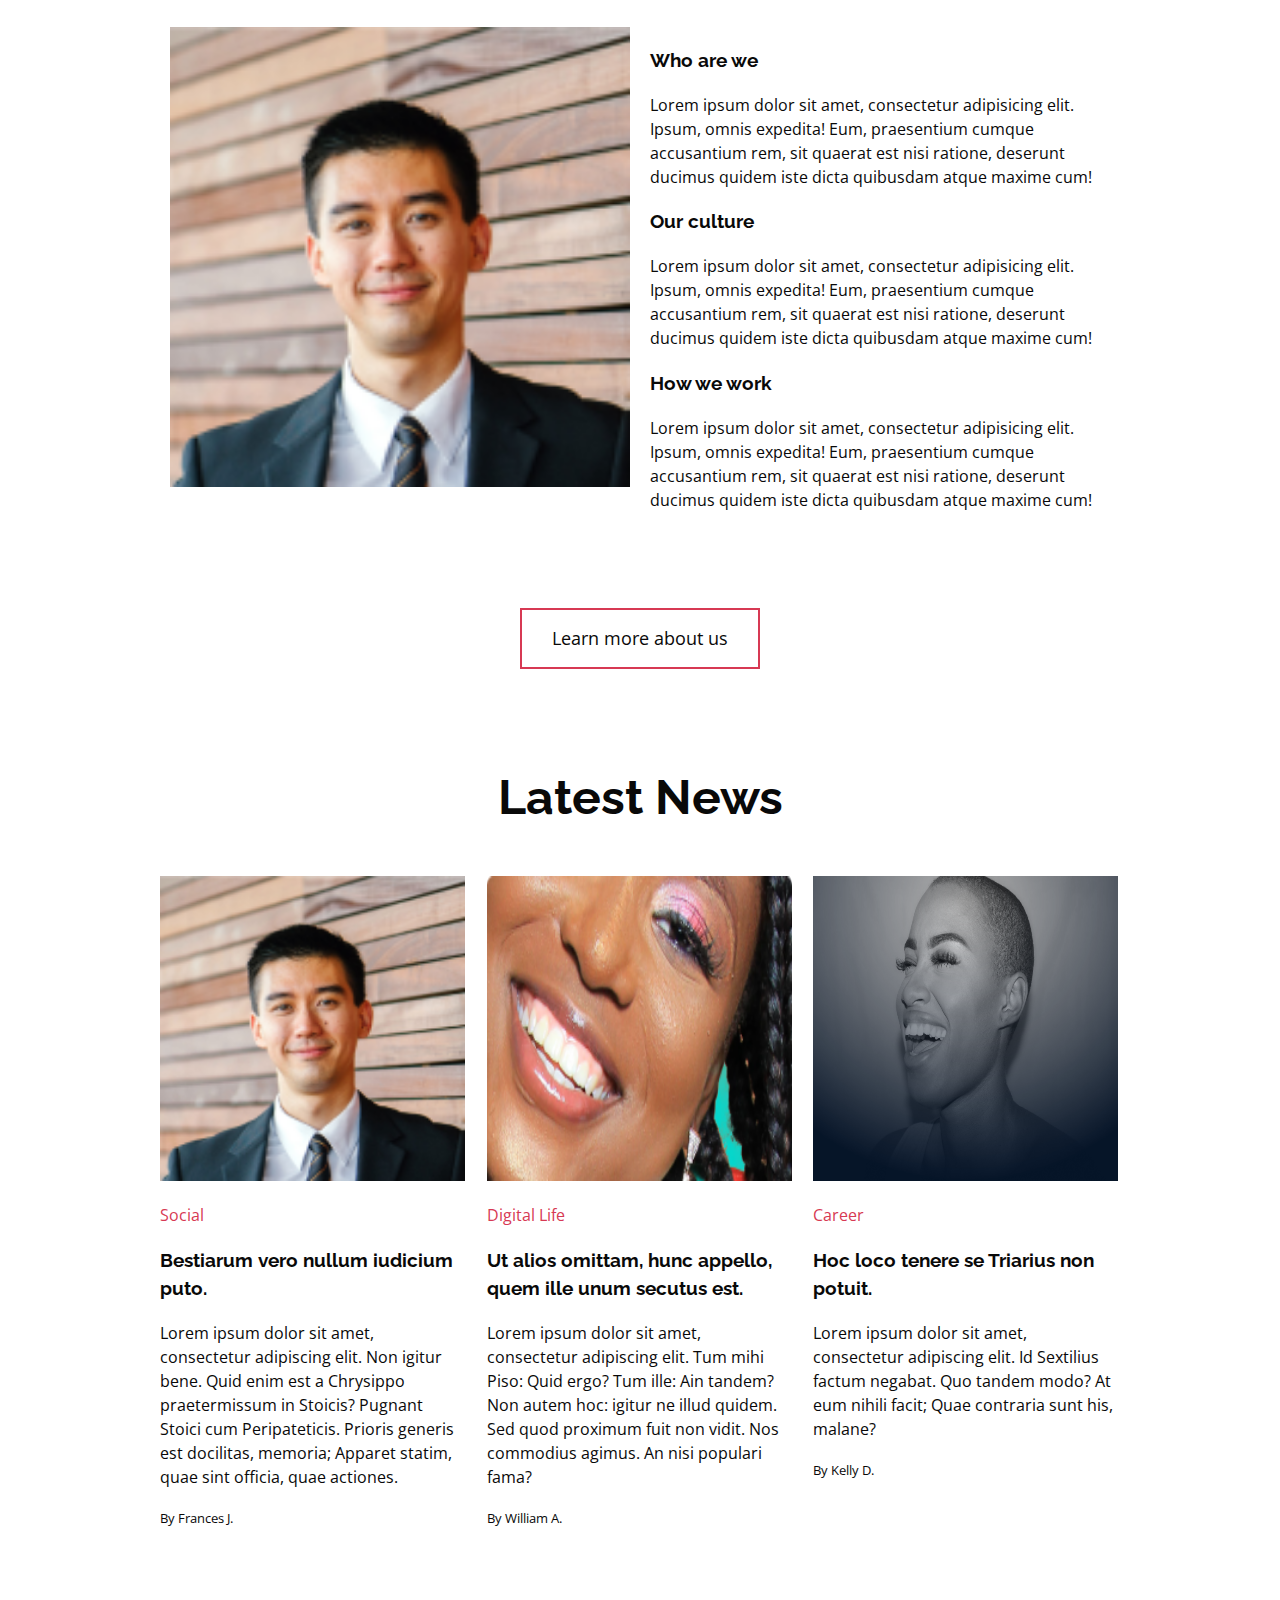
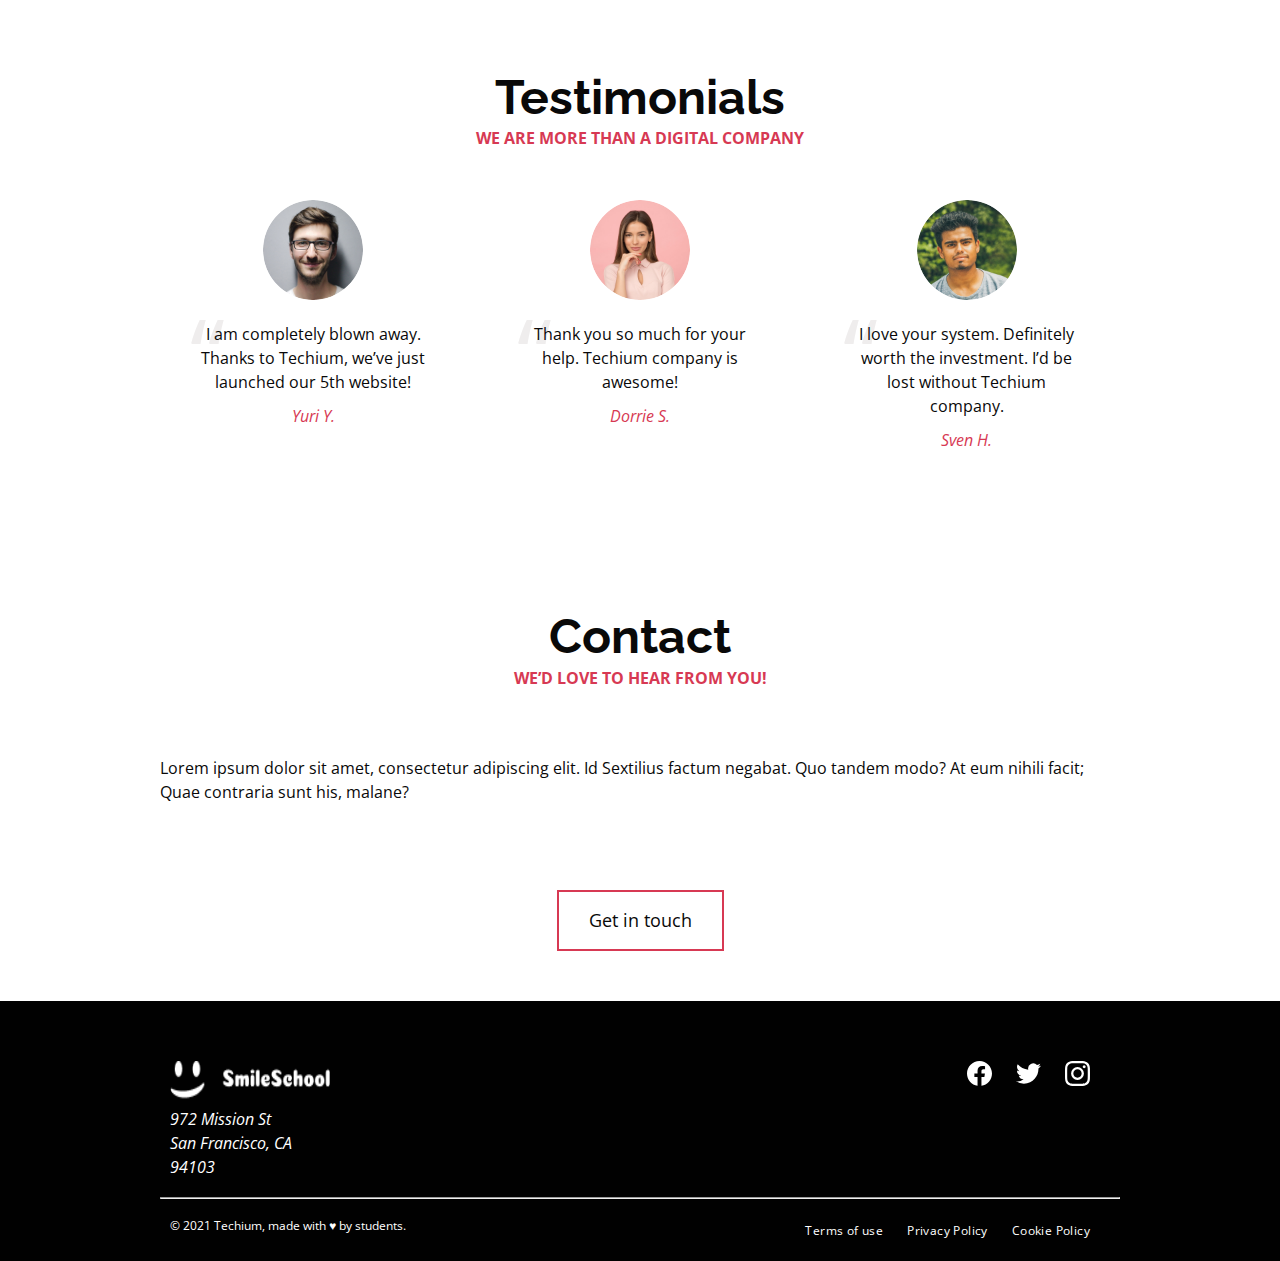
<file: flexbox/4-index.html>
<!DOCTYPE html>
<html lang="en" dir="ltr">
  <head>
    <meta charset="utf-8">
    <meta name="viewport" content="width=device-width, initial-scale=1, viewport-fit=cover">
    <title>Homepage - Techium</title>
    <meta name="description" content="Description of the page less than 150 characters">
    <link rel="icon" type="image/png" href="images/favicon.jpg">
    <link href="https://fonts.googleapis.com/css?family=Open+Sans:400,700|Raleway:700&display=swap" rel="stylesheet">
    <link rel='stylesheet' href='4-styles.css'>
  </head>
  <body>
    <!-- Header  -->
    <header class="header" data-section-theme="dark">
      <div class="container">
        <div class="header-logo">
          <a href="#">
            <img src="images/logo.png" alt="Techium logo" width="160" height="40">
          </a>
        </div>
        <nav class="navbar-menu">
          <ul class="nav">
            <li class="nav-item">
              <a href="#" class="nav-link">Home</a>
            </li>
            <li class="nav-item">
              <a href="#services" class="nav-link">Services</a>
            </li>
            <li class="nav-item">
              <a href="#works" class="nav-link">Works</a>
            </li>
            <li class="nav-item">
              <a href="#about" class="nav-link">About</a>
            </li>
            <li class="nav-item">
              <a href="#latest_news" class="nav-link">Latest news</a>
            </li>
            <li class="nav-item">
              <a href="#testimonials" class="nav-link">Testimonials</a>
            </li>
            <li class="nav-item">
              <a href="#contact" class="nav-link">Contact</a>
            </li>
          </ul>
        </nav>
      </div>
    </header>
    <!-- Main -->
    <main>
      <!-- Hero section -->
      <section class="section-hero" data-section-theme="dark">
        <div class="container">
          <div class="section-body">
            <section class="section-inner">
              <h2 class="section-title">We help you build your brand</h2>
              <a href="#" class="button">Get Started</a>
            </section>
          </div>
        </div>
      </section>
      <!-- Services section -->
      <section id="services" class="section section-services">
        <div class="container">
          <header class="section-header">
            <h2 class="section-title">Services</h2>
            <p class="section-tagline">We work with you</p>
          </header>
          <div class="section-body">
            <ul class="row">
              <li class="col-1-3">
                <div class="card-services">
                  <h3 class="card-title"><a href="#">Design & Concept</a></h3>
                </div>
              </li>
              <li class="col-1-3">
                <div class="card-services">
                  <h3 class="card-title"><a href="#">Digital Strategy</a></h3>
                </div>
              </li>
              <li class="col-1-3">
                <div class="card-services">
                  <h3 class="card-title"><a href="#">Content Strategy</a></h3>
                </div>
              </li>
            </ul>
            <ul class="row">
              <li class="col-1-3">
                <div class="card-services">
                  <h3 class="card-title"><a href="#">UX Design</a></h3>
                </div>
              </li>
              <li class="col-1-3">
                <div class="card-services">
                  <h3 class="card-title"><a href="#">Web Development</a></h3>
                </div>
              </li>
              <li class="col-1-3">
                <div class="card-services">
                  <h3 class="card-title"><a href="#">Social Media</a></h3>
                </div>
              </li>
            </ul>
          </div>
        </div>
      </section>
      <!-- Works section -->
      <section id="works" class="section section-works" data-section-theme="dark">
        <div class="container">
          <header class="section-header">
            <h2 class="section-title">Works</h2>
            <p class="section-tagline">Take a look at our portfolio</p>
          </header>
          <div class="section-body">
            <ul class="row">
              <li class="col-1-3">
                <article class="card-work">
                  <div class="card-outer">
                    <div class="card-image">
                      <img src="images/6.png" alt="">
                    </div>
                    <div class="card-inner">
                      <h3 class="card-title"><a href="#">Interior Design</a></h3>
                    </div>
                  </div>
                </article>
              </li>
              <li class="col-1-3">
                <article class="card-work">
                  <div class="card-outer">
                    <div class="card-image">
                      <img src="images/7.png" alt="">
                    </div>
                    <div class="card-inner">
                      <h3 class="card-title"><a href="#">Web Development</a></h3>
                    </div>
                  </div>
                </article>
              </li>
              <li class="col-1-3">
                <article class="card-work">
                  <div class="card-outer">
                    <div class="card-image">
                      <img src="images/8.png" alt="">
                    </div>
                    <div class="card-inner">
                      <h3 class="card-title"><a href="#">Personal Development</a></h3>
                    </div>
                  </div>
                </article>
              </li>
            </ul>
          </div>
        </div>
      </section>
      <!-- About Us section -->
      <section id="about" class="section section-about-us">
        <div class="container">
          <header class="section-header">
            <h2 class="section-title">About Us</h2>
            <p class="section-tagline">Everything about us</p>
          </header>
          <div class="section-body">
            <div class="row">
              <div class="col-1-2">
                <img src="images/2.png" alt="" width="460" height="460">
              </div>
              <div class="col-1-2">
                <h3>Who are we</h3>
                <p>Lorem ipsum dolor sit amet, consectetur adipisicing elit. Ipsum, omnis expedita! Eum, praesentium cumque accusantium rem, sit quaerat est nisi ratione, deserunt ducimus quidem iste dicta quibusdam atque maxime cum!</p>
                <h3>Our culture</h3>
                <p>Lorem ipsum dolor sit amet, consectetur adipisicing elit. Ipsum, omnis expedita! Eum, praesentium cumque accusantium rem, sit quaerat est nisi ratione, deserunt ducimus quidem iste dicta quibusdam atque maxime cum!</p>
                <h3>How we work</h3>
                <p>Lorem ipsum dolor sit amet, consectetur adipisicing elit. Ipsum, omnis expedita! Eum, praesentium cumque accusantium rem, sit quaerat est nisi ratione, deserunt ducimus quidem iste dicta quibusdam atque maxime cum!</p>
              </div>
            </div>
          </div>
          <div class="section-footer">
            <a href="#" class="button">Learn more about us</a>
          </div>
        </div>
      </section>
      <!-- Latest news section -->
      <section id="latest_news" class="section section-latest-news">
        <div class="container">
          <header class="section-header">
            <h2 class="section-title">Latest News</h2>
          </header>
          <div class="section-body">
            <ul class="row">
              <li class="col-1-3">
                <article class="card-blog">
                  <div>
                    <img src="images/Object.png" alt="" width="305" height="305">
                  </div>
                  <p class="card-category">Career</p>
                  <h3><a href="#">Hoc loco tenere se Triarius non potuit.</a></h3>
                  <p>Lorem ipsum dolor sit amet, consectetur adipiscing elit. Id Sextilius factum negabat. Quo tandem modo? At eum nihili facit; Quae contraria sunt his, malane?</p>
                  <small>By Kelly D.</small>
                </article>
              </li>
              <li class="col-1-3">
                <article class="card-blog">
                  <div>
                    <img src="images/9.png" alt="" width="305" height="305">
                  </div>
                  <p class="card-category">Digital Life</p>
                  <h3><a href="#">Ut alios omittam, hunc appello, quem ille unum secutus est.</a></h3>
                  <p>Lorem ipsum dolor sit amet, consectetur adipiscing elit. Tum mihi Piso: Quid ergo? Tum ille: Ain tandem? Non autem hoc: igitur ne illud quidem. Sed quod proximum fuit non vidit. Nos commodius agimus. An nisi populari fama?</p>
                  <small>By William A.</small>
                </article>
              </li>
              <li class="col-1-3">
                <article class="card-blog">
                  <div>
                    <img src="images/2.png" alt="" width="305" height="305">
                  </div>
                  <p class="card-category">Social</p>
                  <h3><a href="#">Bestiarum vero nullum iudicium puto.</a></h3>
                  <p>Lorem ipsum dolor sit amet, consectetur adipiscing elit. Non igitur bene. Quid enim est a Chrysippo praetermissum in Stoicis? Pugnant Stoici cum Peripateticis. Prioris generis est docilitas, memoria; Apparet statim, quae sint officia, quae actiones.</p>
                  <small>By Frances J.</small>
                </article>
              </li>
            </ul>
          </div>
        </div>
      </section>
      <!-- Testimonials section -->
      <section id="testimonial" class="section section-testimonial">
        <div class="container">
          <header class="section-header">
            <h2 class="section-title">Testimonials</h2>
            <p class="section-tagline">We are more than a digital company</p>
          </header>
          <div class="section-body">
            <ul class="row">
              <li class="col-1-3">
                <article class="card-testimonial">
                  <img src="images/1.png" alt="Yuri Y. avatar" width="100" height="100" class="card-avatar">
                  <blockquote class="card-quote">
                    <p>I am completely blown away. Thanks to Techium, we’ve just launched our 5th website!
                      <cite>Yuri Y.</cite>
                    </p>
                  </blockquote>
                </article>
              </li>
              <li class="col-1-3">
                <article class="card-testimonial">
                  <img src="images/3.png" alt="Dorrie S. avatar" width="100" height="100" class="card-avatar">
                  <blockquote class="card-quote">
                    <p>Thank you so much for your help. Techium company is awesome!
                      <cite>Dorrie S.</cite>
                    </p>
                  </blockquote>
                </article>
              </li>
              <li class="col-1-3">
                <article class="card-testimonial">
                  <img src="images/4.png" alt="Sven H. avatar" width="100" height="100" class="card-avatar">
                  <blockquote class="card-quote">
                    <p>I love your system. Definitely worth the investment. I’d be lost without Techium company.
                      <cite>Sven H.</cite>
                    </p>
                  </blockquote>
                </article>
              </li>
            </ul>
          </div>
        </div>
      </section>
      <!-- Contact section -->
      <section id="contact" class="section section-contact">
        <div class="container">
          <header class="section-header">
            <h2 class="section-title">Contact</h2>
            <p class="section-tagline">We’d love to hear from you!</p>
          </header>
          <div class="section-body">
            <p>Lorem ipsum dolor sit amet, consectetur adipiscing elit. Id Sextilius factum negabat. Quo tandem modo? At eum nihili facit; Quae contraria sunt his, malane?</p>
          </div>
          <div class="section-footer">
            <a href="#" class="button">Get in touch</a>
          </div>
        </div>
      </section>
    </main>
    <!-- Footer -->
    <footer class="footer" data-section-theme="dark">
      <div  class="container">
        <div class="row">
          <div class="col-1-2">
            <img src="images/logo.png" alt="Techium logo" width="160" height="40">
            <address class="footer-address">
              972 Mission St<br>
              San Francisco, CA<br>
              94103
            </address>
          </div>
          <div class="col-1-2">
            <ul class="social nav">
              <li class="social-item nav-item">
                <a href="https://www.facebook.com" class="social-link">
                  <svg viewbox="0 0 24 24" xmlns="http://www.w3.org/2000/svg" width="25" height="25">
                    <title>
                      Facebook icon
                    </title>
                    <path d="M23.998 12c0-6.628-5.372-12-11.999-12C5.372 0 0 5.372 0 12c0 5.988 4.388 10.952 10.124 11.852v-8.384H7.078v-3.469h3.046V9.356c0-3.008 1.792-4.669 4.532-4.669 1.313 0 2.686.234 2.686.234v2.953H15.83c-1.49 0-1.955.925-1.955 1.874V12h3.328l-.532 3.469h-2.796v8.384c5.736-.9 10.124-5.864 10.124-11.853z"/>
                  </svg>
                </a>
              </li>
              <li class="social-item nav-item">
                <a href="https://twitter.com" class="social-link">
                  <svg viewbox="0 0 24 24" xmlns="http://www.w3.org/2000/svg" width="25" height="25">
                    <title>
                      Twitter icon
                    </title>
                    <path d="M23.954 4.569a10 10 0 0 1-2.825.775 4.958 4.958 0 0 0 2.163-2.723c-.951.555-2.005.959-3.127 1.184a4.92 4.92 0 0 0-8.384 4.482C7.691 8.094 4.066 6.13 1.64 3.161a4.822 4.822 0 0 0-.666 2.475c0 1.71.87 3.213 2.188 4.096a4.904 4.904 0 0 1-2.228-.616v.061a4.923 4.923 0 0 0 3.946 4.827 4.996 4.996 0 0 1-2.212.085 4.937 4.937 0 0 0 4.604 3.417 9.868 9.868 0 0 1-6.102 2.105c-.39 0-.779-.023-1.17-.067a13.995 13.995 0 0 0 7.557 2.209c9.054 0 13.999-7.496 13.999-13.986 0-.209 0-.42-.015-.63a9.936 9.936 0 0 0 2.46-2.548l-.047-.02z"/>
                  </svg>
                </a>
              </li>
              <li class="social-item nav-item">
                <a href="https://www.instagram.com" class="social-link">
                  <svg viewbox="0 0 24 24" xmlns="http://www.w3.org/2000/svg" width="25" height="25">
                    <title>
                      Instagram icon
                    </title>
                    <path d="M12 0C8.74 0 8.333.015 7.053.072 5.775.132 4.905.333 4.14.63c-.789.306-1.459.717-2.126 1.384S.935 3.35.63 4.14C.333 4.905.131 5.775.072 7.053.012 8.333 0 8.74 0 12s.015 3.667.072 4.947c.06 1.277.261 2.148.558 2.913a5.885 5.885 0 0 0 1.384 2.126A5.868 5.868 0 0 0 4.14 23.37c.766.296 1.636.499 2.913.558C8.333 23.988 8.74 24 12 24s3.667-.015 4.947-.072c1.277-.06 2.148-.262 2.913-.558a5.898 5.898 0 0 0 2.126-1.384 5.86 5.86 0 0 0 1.384-2.126c.296-.765.499-1.636.558-2.913.06-1.28.072-1.687.072-4.947s-.015-3.667-.072-4.947c-.06-1.277-.262-2.149-.558-2.913a5.89 5.89 0 0 0-1.384-2.126A5.847 5.847 0 0 0 19.86.63c-.765-.297-1.636-.499-2.913-.558C15.667.012 15.26 0 12 0zm0 2.16c3.203 0 3.585.016 4.85.071 1.17.055 1.805.249 2.227.415.562.217.96.477 1.382.896.419.42.679.819.896 1.381.164.422.36 1.057.413 2.227.057 1.266.07 1.646.07 4.85s-.015 3.585-.074 4.85c-.061 1.17-.256 1.805-.421 2.227a3.81 3.81 0 0 1-.899 1.382 3.744 3.744 0 0 1-1.38.896c-.42.164-1.065.36-2.235.413-1.274.057-1.649.07-4.859.07-3.211 0-3.586-.015-4.859-.074-1.171-.061-1.816-.256-2.236-.421a3.716 3.716 0 0 1-1.379-.899 3.644 3.644 0 0 1-.9-1.38c-.165-.42-.359-1.065-.42-2.235-.045-1.26-.061-1.649-.061-4.844 0-3.196.016-3.586.061-4.861.061-1.17.255-1.814.42-2.234.21-.57.479-.96.9-1.381.419-.419.81-.689 1.379-.898.42-.166 1.051-.361 2.221-.421 1.275-.045 1.65-.06 4.859-.06l.045.03zm0 3.678a6.162 6.162 0 1 0 0 12.324 6.162 6.162 0 1 0 0-12.324zM12 16c-2.21 0-4-1.79-4-4s1.79-4 4-4 4 1.79 4 4-1.79 4-4 4zm7.846-10.405a1.441 1.441 0 0 1-2.88 0 1.44 1.44 0 0 1 2.88 0z"/>
                  </svg>
                </a>
              </li>
            </ul>
          </div>
        </div>
        <hr>
        <div class="row">
          <div class="col-1-2">
            <p class="footer-copyright">© 2021 Techium, made with ♥ by students.</p>
          </div>
          <div class="col-1-2">
            <ul class="footer-nav nav">
              <li class="footer-nav-item nav-item">
                <a href="#" class="footer-nav-link">Terms of use</a>
              </li>
              <li class="footer-nav-item nav-item">
                <a href="#" class="footer-nav-link">Privacy Policy</a>
              </li>
              <li class="footer-nav-item nav-item">
                <a href="#" class="footer-nav-link">Cookie Policy</a>
              </li>
            </ul>
          </div>
        </div>
      </div>
    </footer>
  </body>
</html>
</file>
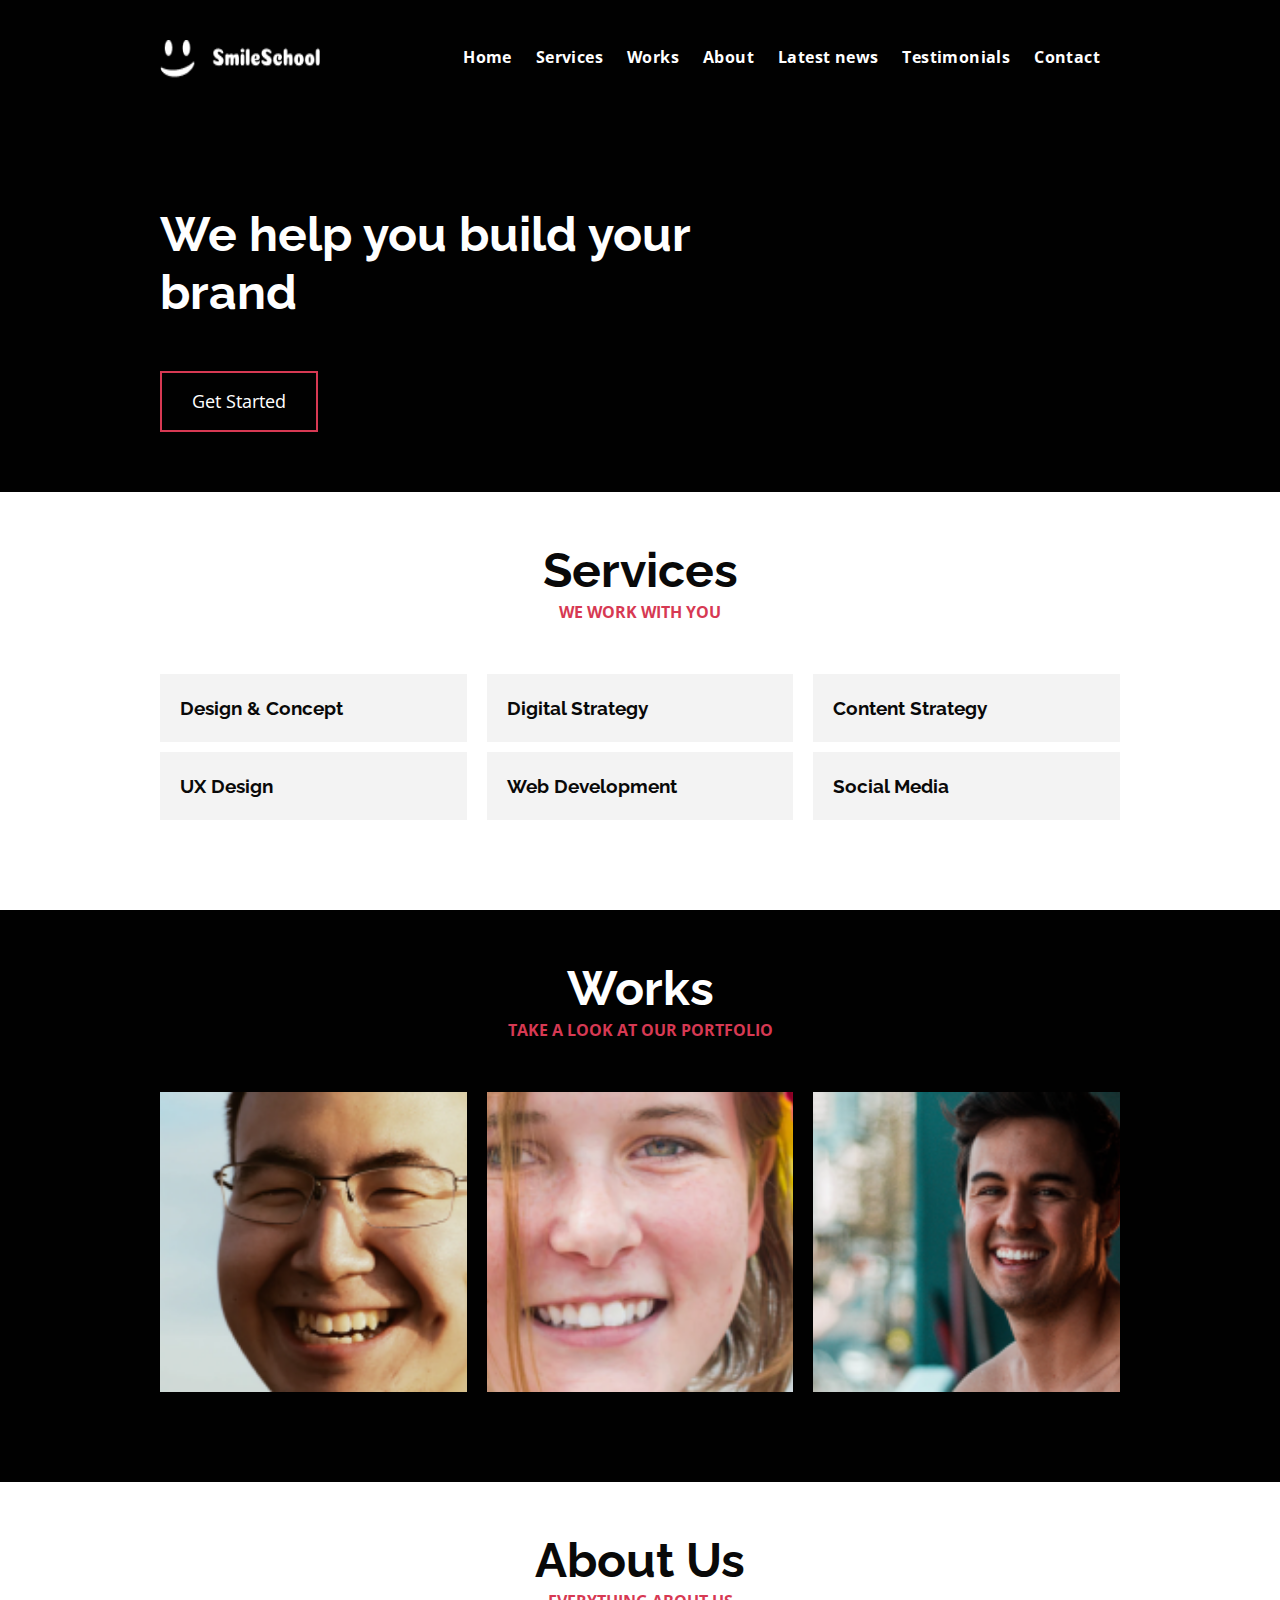
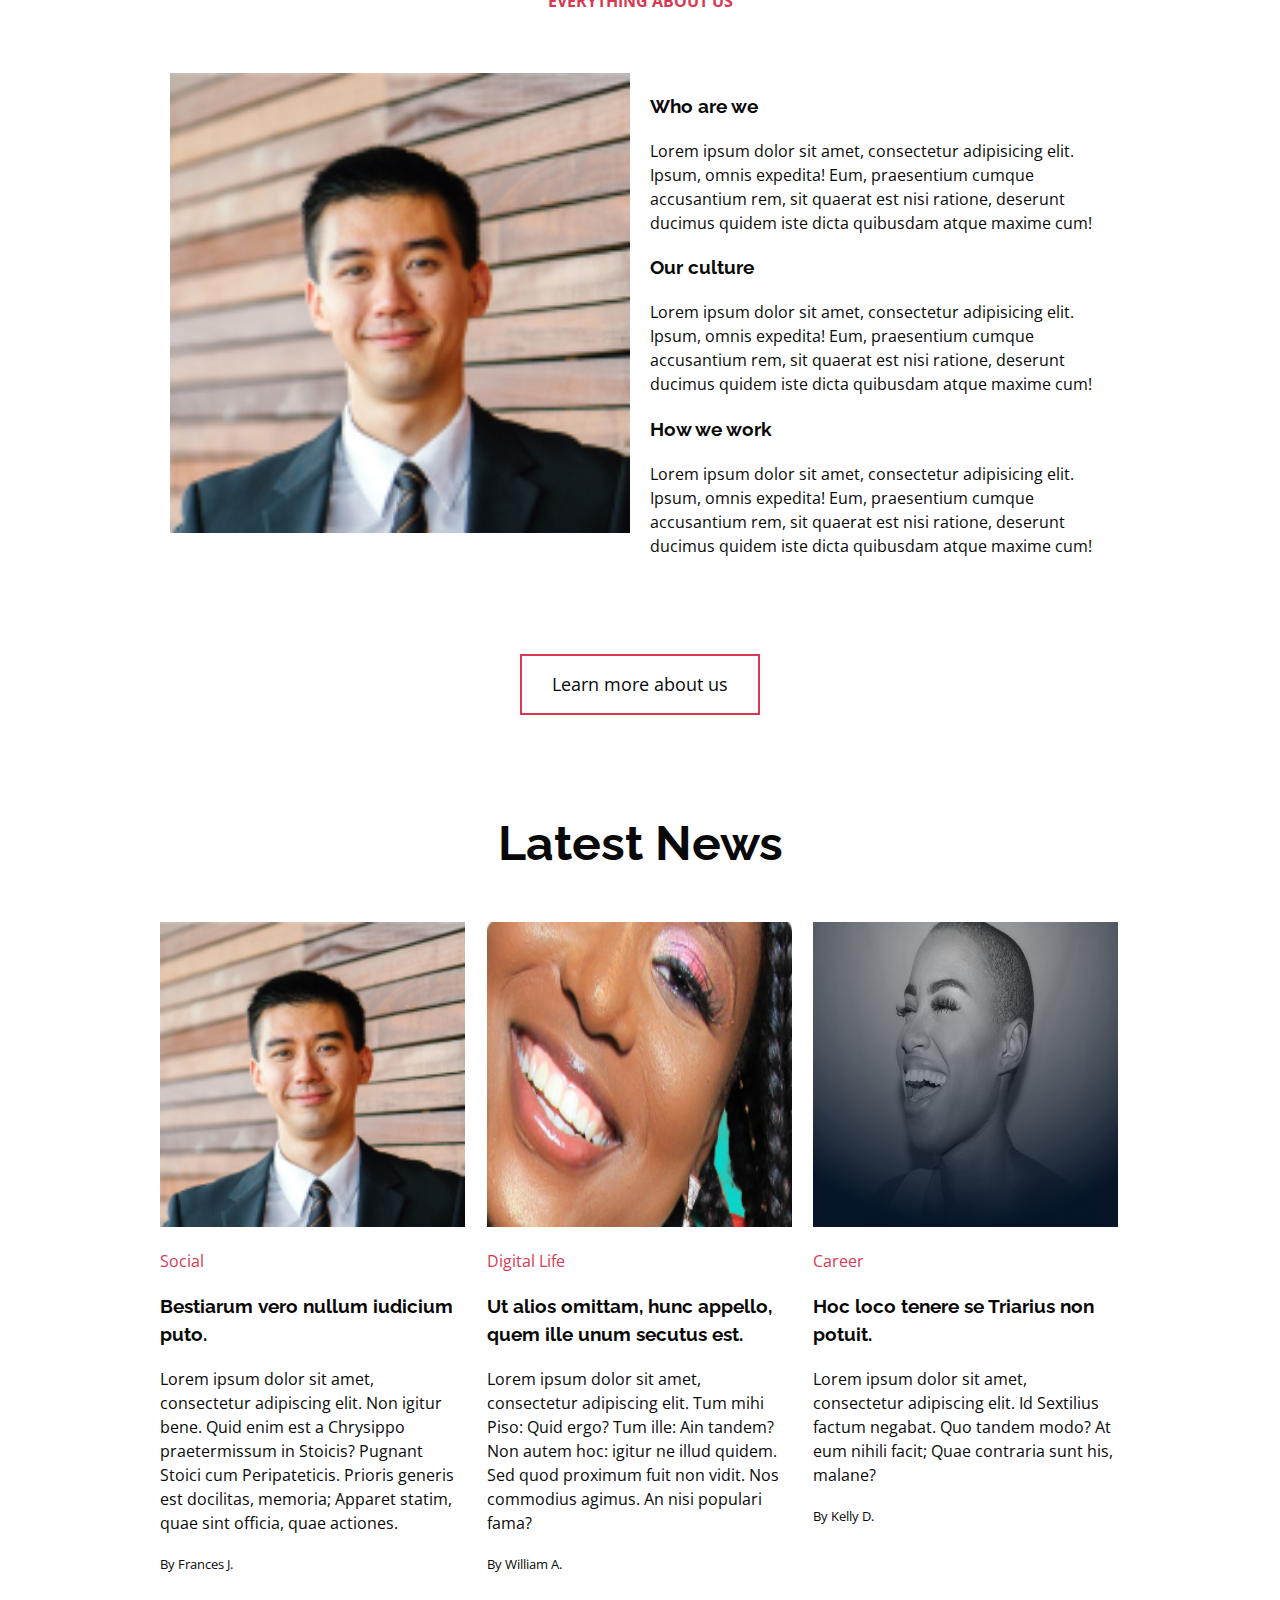
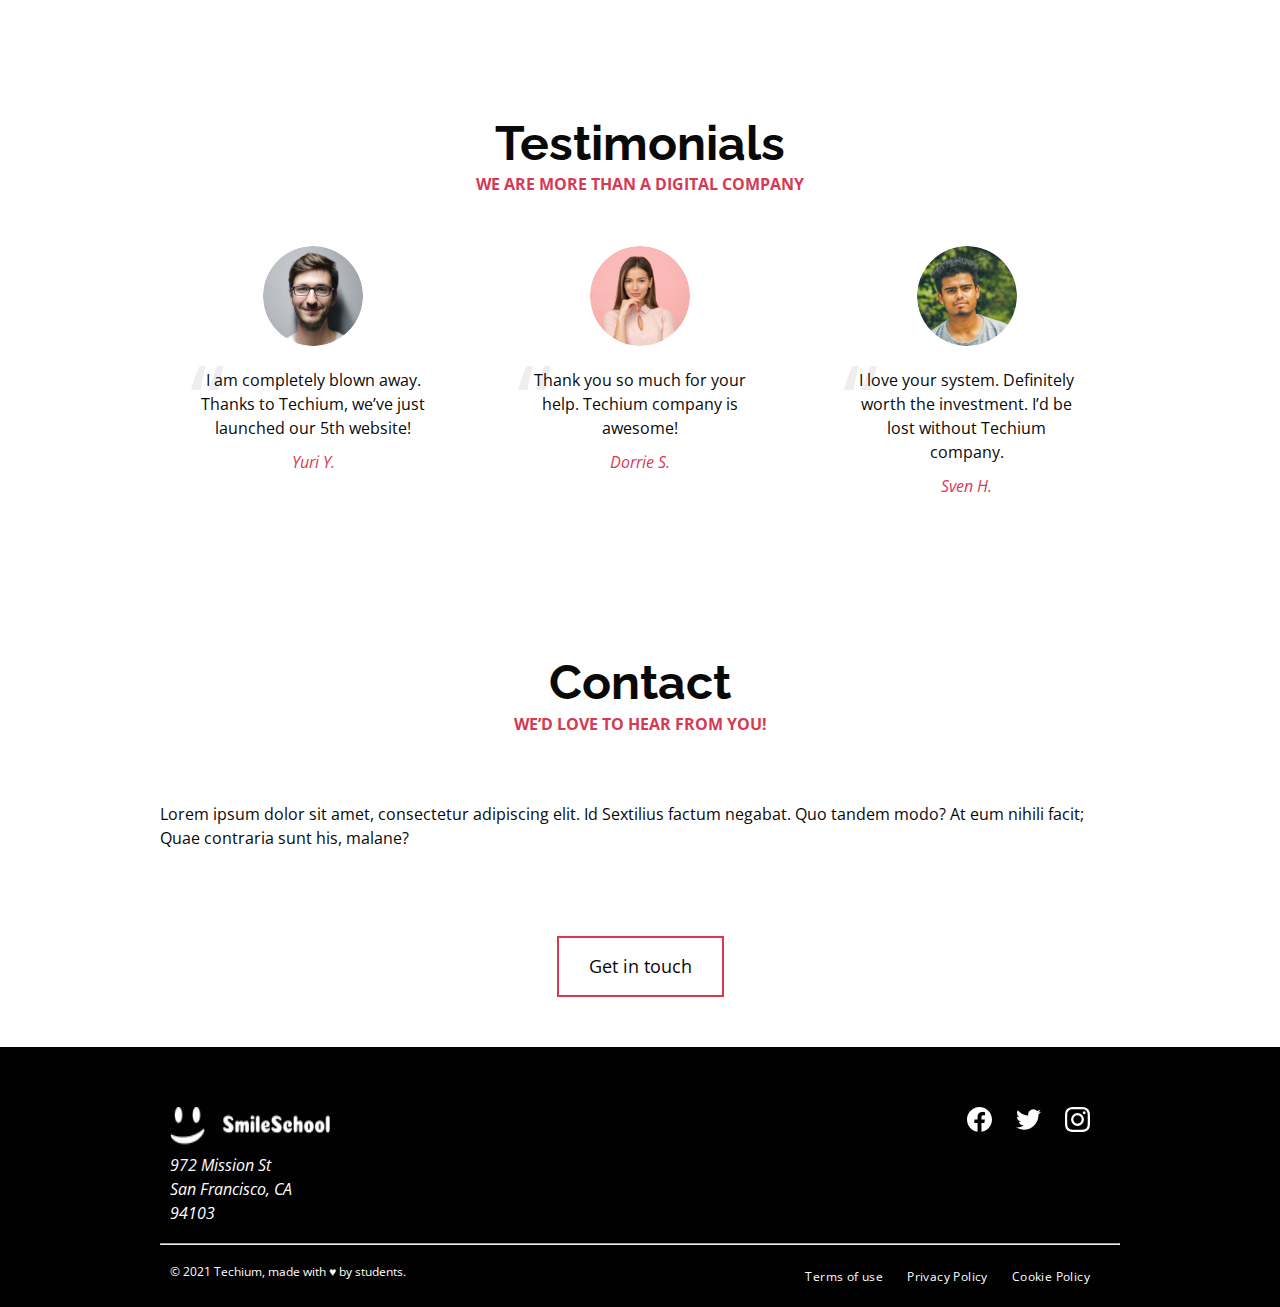
<file: flexbox/5-index.html>
<!DOCTYPE html>
<html lang="en" dir="ltr">
  <head>
    <meta charset="utf-8">
    <meta name="viewport" content="width=device-width, initial-scale=1, viewport-fit=cover">
    <title>Homepage - Techium</title>
    <meta name="description" content="Description of the page less than 150 characters">
    <link rel="icon" type="image/png" href="images/favicon.jpg">
    <link href="https://fonts.googleapis.com/css?family=Open+Sans:400,700|Raleway:700&display=swap" rel="stylesheet">
    <link rel='stylesheet' href='5-styles.css'>
  </head>
  <body>
    <!-- Header  -->
    <header class="header" data-section-theme="dark">
      <div class="container">
        <div class="header-container">
          <div class="header-logo">
            <a href="#">
              <img src="images/logo.png" alt="Techium logo" width="160" height="40">
            </a>
          </div>
          <nav class="navbar-menu">
            <ul class="nav">
              <li class="nav-item">
                <a href="#" class="nav-link">Home</a>
              </li>
              <li class="nav-item">
                <a href="#services" class="nav-link">Services</a>
              </li>
              <li class="nav-item">
                <a href="#works" class="nav-link">Works</a>
              </li>
              <li class="nav-item">
                <a href="#about" class="nav-link">About</a>
              </li>
              <li class="nav-item">
                <a href="#latest_news" class="nav-link">Latest news</a>
              </li>
              <li class="nav-item">
                <a href="#testimonials" class="nav-link">Testimonials</a>
              </li>
              <li class="nav-item">
                <a href="#contact" class="nav-link">Contact</a>
              </li>
            </ul>
          </nav>
        </div>
      </div>
    </header>
    <!-- Main -->
    <main>
      <!-- Hero section -->
      <section class="section-hero" data-section-theme="dark">
        <div class="container">
          <div class="section-body">
            <section class="section-inner">
              <h2 class="section-title">We help you build your brand</h2>
              <a href="#" class="button">Get Started</a>
            </section>
          </div>
        </div>
      </section>
      <!-- Services section -->
      <section id="services" class="section section-services">
        <div class="container">
          <header class="section-header">
            <h2 class="section-title">Services</h2>
            <p class="section-tagline">We work with you</p>
          </header>
          <div class="section-body">
            <ul class="row">
              <li class="col-1-3">
                <div class="card-services">
                  <h3 class="card-title"><a href="#">Design & Concept</a></h3>
                </div>
              </li>
              <li class="col-1-3">
                <div class="card-services">
                  <h3 class="card-title"><a href="#">Digital Strategy</a></h3>
                </div>
              </li>
              <li class="col-1-3">
                <div class="card-services">
                  <h3 class="card-title"><a href="#">Content Strategy</a></h3>
                </div>
              </li>
            </ul>
            <ul class="row">
              <li class="col-1-3">
                <div class="card-services">
                  <h3 class="card-title"><a href="#">UX Design</a></h3>
                </div>
              </li>
              <li class="col-1-3">
                <div class="card-services">
                  <h3 class="card-title"><a href="#">Web Development</a></h3>
                </div>
              </li>
              <li class="col-1-3">
                <div class="card-services">
                  <h3 class="card-title"><a href="#">Social Media</a></h3>
                </div>
              </li>
            </ul>
          </div>
        </div>
      </section>
      <!-- Works section -->
      <section id="works" class="section section-works" data-section-theme="dark">
        <div class="container">
          <header class="section-header">
            <h2 class="section-title">Works</h2>
            <p class="section-tagline">Take a look at our portfolio</p>
          </header>
          <div class="section-body">
            <ul class="row">
              <li class="col-1-3">
                <article class="card-work">
                  <div class="card-outer">
                    <div class="card-image">
                      <img src="images/6.png" alt="">
                    </div>
                    <div class="card-inner">
                      <h3 class="card-title"><a href="#">Interior Design</a></h3>
                    </div>
                  </div>
                </article>
              </li>
              <li class="col-1-3">
                <article class="card-work">
                  <div class="card-outer">
                    <div class="card-image">
                      <img src="images/7.png" alt="">
                    </div>
                    <div class="card-inner">
                      <h3 class="card-title"><a href="#">Web Development</a></h3>
                    </div>
                  </div>
                </article>
              </li>
              <li class="col-1-3">
                <article class="card-work">
                  <div class="card-outer">
                    <div class="card-image">
                      <img src="images/8.png" alt="">
                    </div>
                    <div class="card-inner">
                      <h3 class="card-title"><a href="#">Personal Development</a></h3>
                    </div>
                  </div>
                </article>
              </li>
            </ul>
          </div>
        </div>
      </section>
      <!-- About Us section -->
      <section id="about" class="section section-about-us">
        <div class="container">
          <header class="section-header">
            <h2 class="section-title">About Us</h2>
            <p class="section-tagline">Everything about us</p>
          </header>
          <div class="section-body">
            <div class="row">
              <div class="col-1-2">
                <img src="images/2.png" alt="" width="460" height="460">
              </div>
              <div class="col-1-2">
                <h3>Who are we</h3>
                <p>Lorem ipsum dolor sit amet, consectetur adipisicing elit. Ipsum, omnis expedita! Eum, praesentium cumque accusantium rem, sit quaerat est nisi ratione, deserunt ducimus quidem iste dicta quibusdam atque maxime cum!</p>
                <h3>Our culture</h3>
                <p>Lorem ipsum dolor sit amet, consectetur adipisicing elit. Ipsum, omnis expedita! Eum, praesentium cumque accusantium rem, sit quaerat est nisi ratione, deserunt ducimus quidem iste dicta quibusdam atque maxime cum!</p>
                <h3>How we work</h3>
                <p>Lorem ipsum dolor sit amet, consectetur adipisicing elit. Ipsum, omnis expedita! Eum, praesentium cumque accusantium rem, sit quaerat est nisi ratione, deserunt ducimus quidem iste dicta quibusdam atque maxime cum!</p>
              </div>
            </div>
          </div>
          <div class="section-footer">
            <a href="#" class="button">Learn more about us</a>
          </div>
        </div>
      </section>
      <!-- Latest news section -->
      <section id="latest_news" class="section section-latest-news">
        <div class="container">
          <header class="section-header">
            <h2 class="section-title">Latest News</h2>
          </header>
          <div class="section-body">
            <ul class="row">
              <li class="col-1-3">
                <article class="card-blog">
                  <div>
                    <img src="images/Object.png" alt="" width="305" height="305">
                  </div>
                  <p class="card-category">Career</p>
                  <h3><a href="#">Hoc loco tenere se Triarius non potuit.</a></h3>
                  <p>Lorem ipsum dolor sit amet, consectetur adipiscing elit. Id Sextilius factum negabat. Quo tandem modo? At eum nihili facit; Quae contraria sunt his, malane?</p>
                  <small>By Kelly D.</small>
                </article>
              </li>
              <li class="col-1-3">
                <article class="card-blog">
                  <div>
                    <img src="images/9.png" alt="" width="305" height="305">
                  </div>
                  <p class="card-category">Digital Life</p>
                  <h3><a href="#">Ut alios omittam, hunc appello, quem ille unum secutus est.</a></h3>
                  <p>Lorem ipsum dolor sit amet, consectetur adipiscing elit. Tum mihi Piso: Quid ergo? Tum ille: Ain tandem? Non autem hoc: igitur ne illud quidem. Sed quod proximum fuit non vidit. Nos commodius agimus. An nisi populari fama?</p>
                  <small>By William A.</small>
                </article>
              </li>
              <li class="col-1-3">
                <article class="card-blog">
                  <div>
                    <img src="images/2.png" alt="" width="305" height="305">
                  </div>
                  <p class="card-category">Social</p>
                  <h3><a href="#">Bestiarum vero nullum iudicium puto.</a></h3>
                  <p>Lorem ipsum dolor sit amet, consectetur adipiscing elit. Non igitur bene. Quid enim est a Chrysippo praetermissum in Stoicis? Pugnant Stoici cum Peripateticis. Prioris generis est docilitas, memoria; Apparet statim, quae sint officia, quae actiones.</p>
                  <small>By Frances J.</small>
                </article>
              </li>
            </ul>
          </div>
        </div>
      </section>
      <!-- Testimonials section -->
      <section id="testimonial" class="section section-testimonial">
        <div class="container">
          <header class="section-header">
            <h2 class="section-title">Testimonials</h2>
            <p class="section-tagline">We are more than a digital company</p>
          </header>
          <div class="section-body">
            <ul class="row">
              <li class="col-1-3">
                <article class="card-testimonial">
                  <img src="images/1.png" alt="Yuri Y. avatar" width="100" height="100" class="card-avatar">
                  <blockquote class="card-quote">
                    <p>I am completely blown away. Thanks to Techium, we’ve just launched our 5th website!
                      <cite>Yuri Y.</cite>
                    </p>
                  </blockquote>
                </article>
              </li>
              <li class="col-1-3">
                <article class="card-testimonial">
                  <img src="images/3.png" alt="Dorrie S. avatar" width="100" height="100" class="card-avatar">
                  <blockquote class="card-quote">
                    <p>Thank you so much for your help. Techium company is awesome!
                      <cite>Dorrie S.</cite>
                    </p>
                  </blockquote>
                </article>
              </li>
              <li class="col-1-3">
                <article class="card-testimonial">
                  <img src="images/4.png" alt="Sven H. avatar" width="100" height="100" class="card-avatar">
                  <blockquote class="card-quote">
                    <p>I love your system. Definitely worth the investment. I’d be lost without Techium company.
                      <cite>Sven H.</cite>
                    </p>
                  </blockquote>
                </article>
              </li>
            </ul>
          </div>
        </div>
      </section>
      <!-- Contact section -->
      <section id="contact" class="section section-contact">
        <div class="container">
          <header class="section-header">
            <h2 class="section-title">Contact</h2>
            <p class="section-tagline">We’d love to hear from you!</p>
          </header>
          <div class="section-body">
            <p>Lorem ipsum dolor sit amet, consectetur adipiscing elit. Id Sextilius factum negabat. Quo tandem modo? At eum nihili facit; Quae contraria sunt his, malane?</p>
          </div>
          <div class="section-footer">
            <a href="#" class="button">Get in touch</a>
          </div>
        </div>
      </section>
    </main>
    <!-- Footer -->
    <footer class="footer" data-section-theme="dark">
      <div  class="container">
        <div class="row">
          <div class="col-1-2">
            <img src="images/logo.png" alt="Techium logo" width="160" height="40">
            <address class="footer-address">
              972 Mission St<br>
              San Francisco, CA<br>
              94103
            </address>
          </div>
          <div class="col-1-2">
            <ul class="social nav">
              <li class="social-item nav-item">
                <a href="https://www.facebook.com" class="social-link">
                  <svg viewbox="0 0 24 24" xmlns="http://www.w3.org/2000/svg" width="25" height="25">
                    <title>
                      Facebook icon
                    </title>
                    <path d="M23.998 12c0-6.628-5.372-12-11.999-12C5.372 0 0 5.372 0 12c0 5.988 4.388 10.952 10.124 11.852v-8.384H7.078v-3.469h3.046V9.356c0-3.008 1.792-4.669 4.532-4.669 1.313 0 2.686.234 2.686.234v2.953H15.83c-1.49 0-1.955.925-1.955 1.874V12h3.328l-.532 3.469h-2.796v8.384c5.736-.9 10.124-5.864 10.124-11.853z"/>
                  </svg>
                </a>
              </li>
              <li class="social-item nav-item">
                <a href="https://twitter.com" class="social-link">
                  <svg viewbox="0 0 24 24" xmlns="http://www.w3.org/2000/svg" width="25" height="25">
                    <title>
                      Twitter icon
                    </title>
                    <path d="M23.954 4.569a10 10 0 0 1-2.825.775 4.958 4.958 0 0 0 2.163-2.723c-.951.555-2.005.959-3.127 1.184a4.92 4.92 0 0 0-8.384 4.482C7.691 8.094 4.066 6.13 1.64 3.161a4.822 4.822 0 0 0-.666 2.475c0 1.71.87 3.213 2.188 4.096a4.904 4.904 0 0 1-2.228-.616v.061a4.923 4.923 0 0 0 3.946 4.827 4.996 4.996 0 0 1-2.212.085 4.937 4.937 0 0 0 4.604 3.417 9.868 9.868 0 0 1-6.102 2.105c-.39 0-.779-.023-1.17-.067a13.995 13.995 0 0 0 7.557 2.209c9.054 0 13.999-7.496 13.999-13.986 0-.209 0-.42-.015-.63a9.936 9.936 0 0 0 2.46-2.548l-.047-.02z"/>
                  </svg>
                </a>
              </li>
              <li class="social-item nav-item">
                <a href="https://www.instagram.com" class="social-link">
                  <svg viewbox="0 0 24 24" xmlns="http://www.w3.org/2000/svg" width="25" height="25">
                    <title>
                      Instagram icon
                    </title>
                    <path d="M12 0C8.74 0 8.333.015 7.053.072 5.775.132 4.905.333 4.14.63c-.789.306-1.459.717-2.126 1.384S.935 3.35.63 4.14C.333 4.905.131 5.775.072 7.053.012 8.333 0 8.74 0 12s.015 3.667.072 4.947c.06 1.277.261 2.148.558 2.913a5.885 5.885 0 0 0 1.384 2.126A5.868 5.868 0 0 0 4.14 23.37c.766.296 1.636.499 2.913.558C8.333 23.988 8.74 24 12 24s3.667-.015 4.947-.072c1.277-.06 2.148-.262 2.913-.558a5.898 5.898 0 0 0 2.126-1.384 5.86 5.86 0 0 0 1.384-2.126c.296-.765.499-1.636.558-2.913.06-1.28.072-1.687.072-4.947s-.015-3.667-.072-4.947c-.06-1.277-.262-2.149-.558-2.913a5.89 5.89 0 0 0-1.384-2.126A5.847 5.847 0 0 0 19.86.63c-.765-.297-1.636-.499-2.913-.558C15.667.012 15.26 0 12 0zm0 2.16c3.203 0 3.585.016 4.85.071 1.17.055 1.805.249 2.227.415.562.217.96.477 1.382.896.419.42.679.819.896 1.381.164.422.36 1.057.413 2.227.057 1.266.07 1.646.07 4.85s-.015 3.585-.074 4.85c-.061 1.17-.256 1.805-.421 2.227a3.81 3.81 0 0 1-.899 1.382 3.744 3.744 0 0 1-1.38.896c-.42.164-1.065.36-2.235.413-1.274.057-1.649.07-4.859.07-3.211 0-3.586-.015-4.859-.074-1.171-.061-1.816-.256-2.236-.421a3.716 3.716 0 0 1-1.379-.899 3.644 3.644 0 0 1-.9-1.38c-.165-.42-.359-1.065-.42-2.235-.045-1.26-.061-1.649-.061-4.844 0-3.196.016-3.586.061-4.861.061-1.17.255-1.814.42-2.234.21-.57.479-.96.9-1.381.419-.419.81-.689 1.379-.898.42-.166 1.051-.361 2.221-.421 1.275-.045 1.65-.06 4.859-.06l.045.03zm0 3.678a6.162 6.162 0 1 0 0 12.324 6.162 6.162 0 1 0 0-12.324zM12 16c-2.21 0-4-1.79-4-4s1.79-4 4-4 4 1.79 4 4-1.79 4-4 4zm7.846-10.405a1.441 1.441 0 0 1-2.88 0 1.44 1.44 0 0 1 2.88 0z"/>
                  </svg>
                </a>
              </li>
            </ul>
          </div>
        </div>
        <hr>
        <div class="row">
          <div class="col-1-2">
            <p class="footer-copyright">© 2021 Techium, made with ♥ by students.</p>
          </div>
          <div class="col-1-2">
            <ul class="footer-nav nav">
              <li class="footer-nav-item nav-item">
                <a href="#" class="footer-nav-link">Terms of use</a>
              </li>
              <li class="footer-nav-item nav-item">
                <a href="#" class="footer-nav-link">Privacy Policy</a>
              </li>
              <li class="footer-nav-item nav-item">
                <a href="#" class="footer-nav-link">Cookie Policy</a>
              </li>
            </ul>
          </div>
        </div>
      </div>
    </footer>
  </body>
</html>
</file>
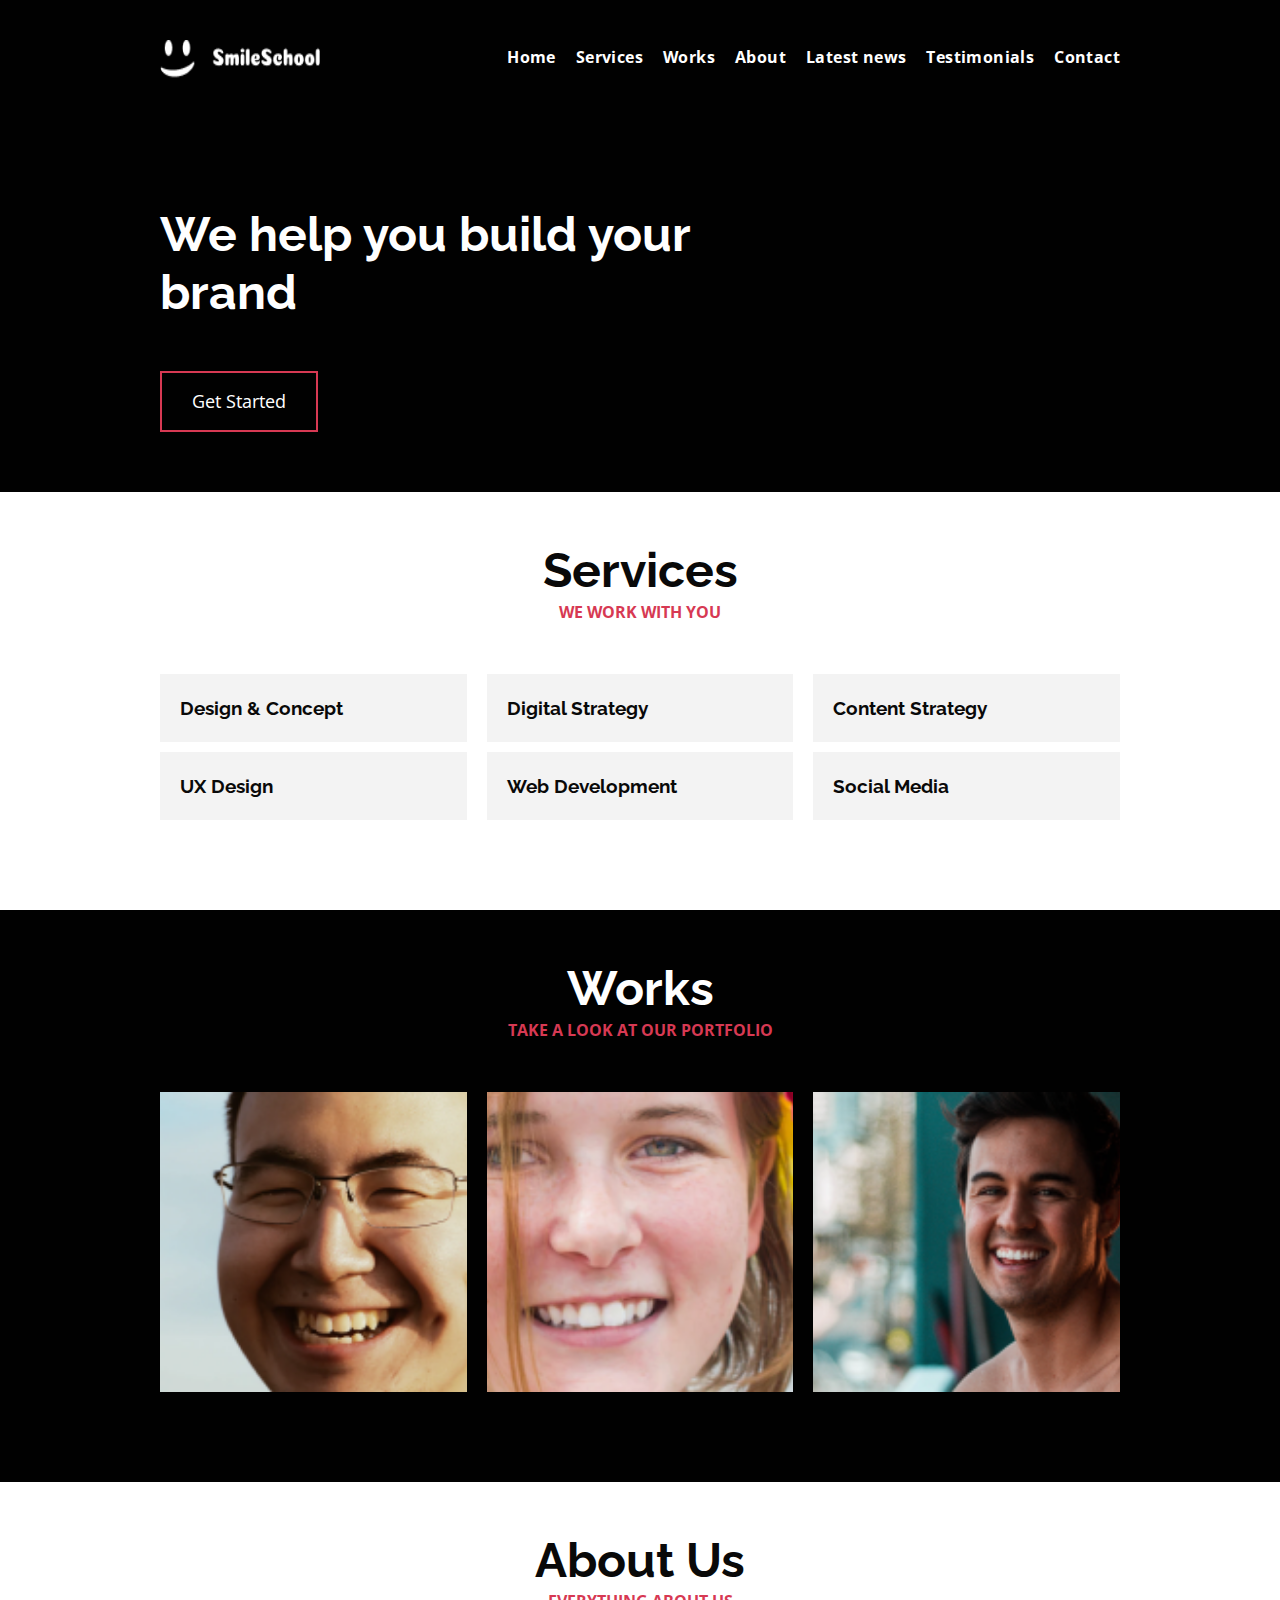
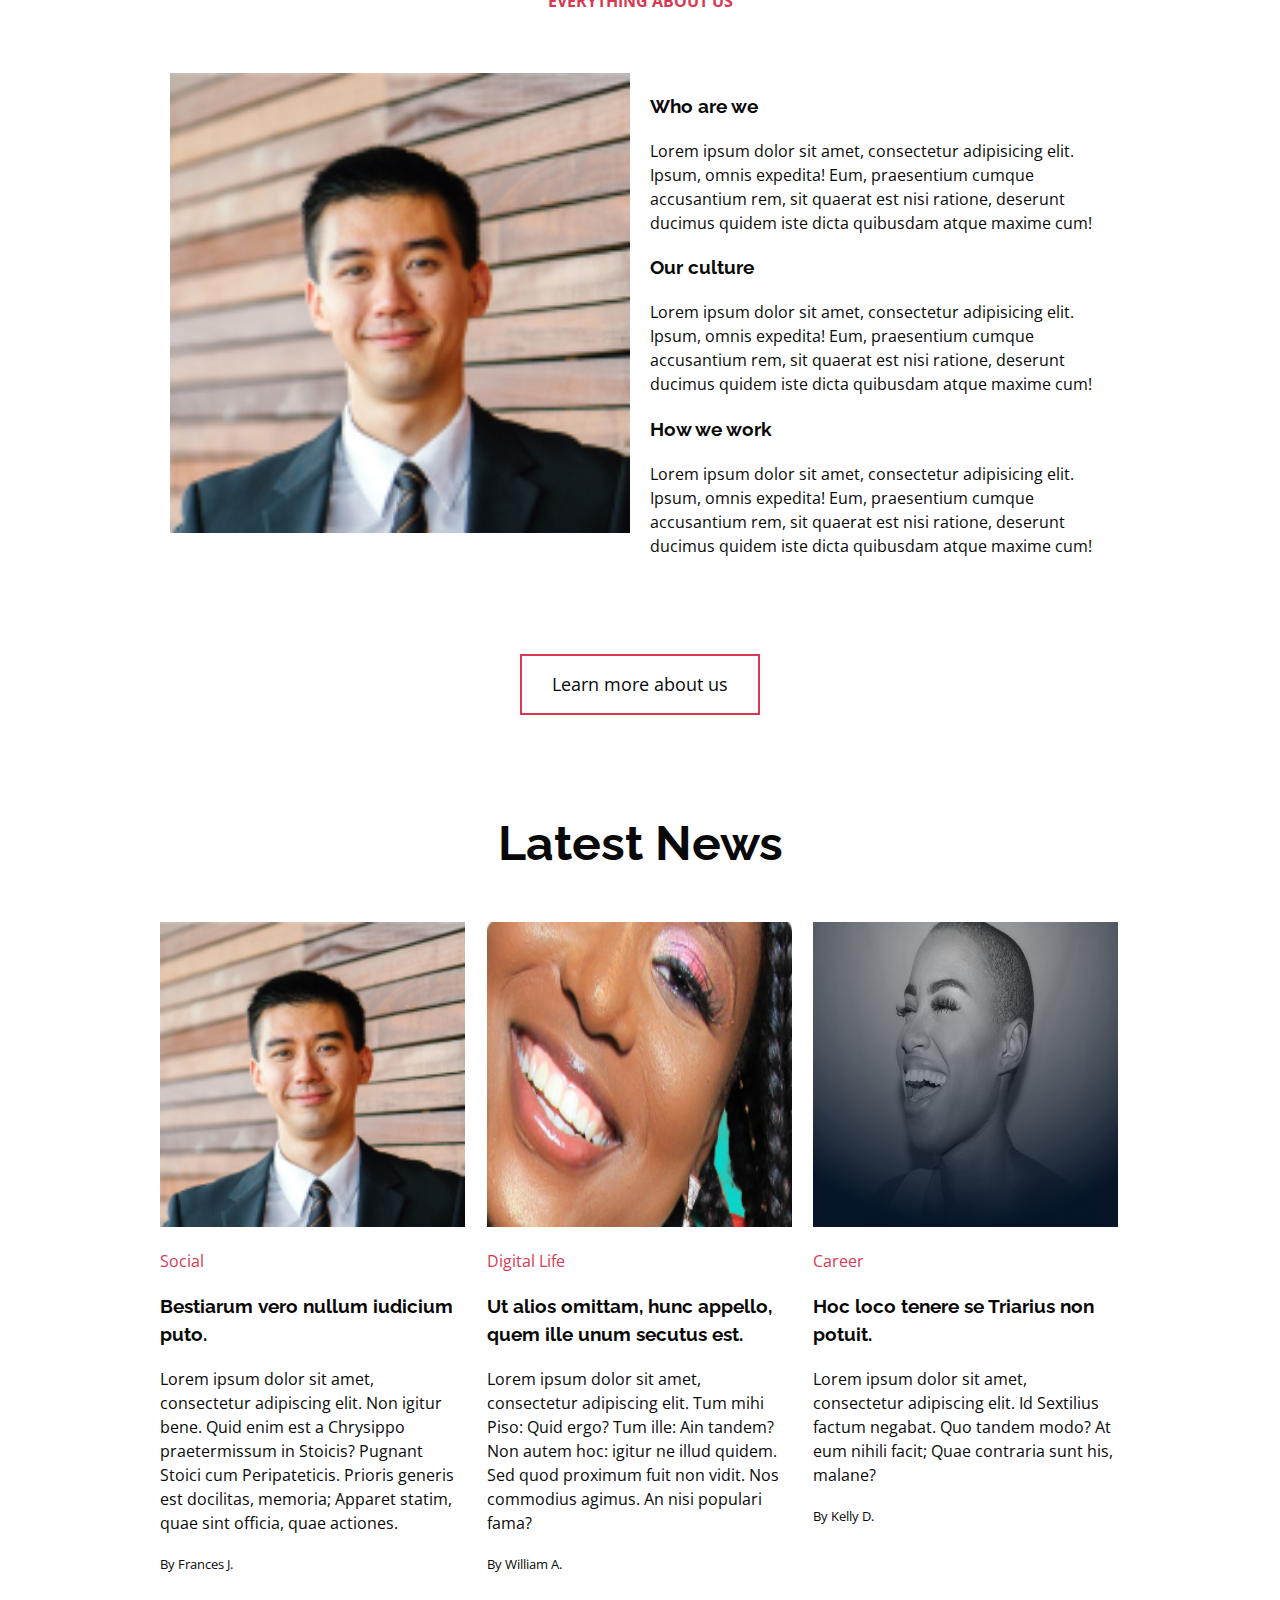
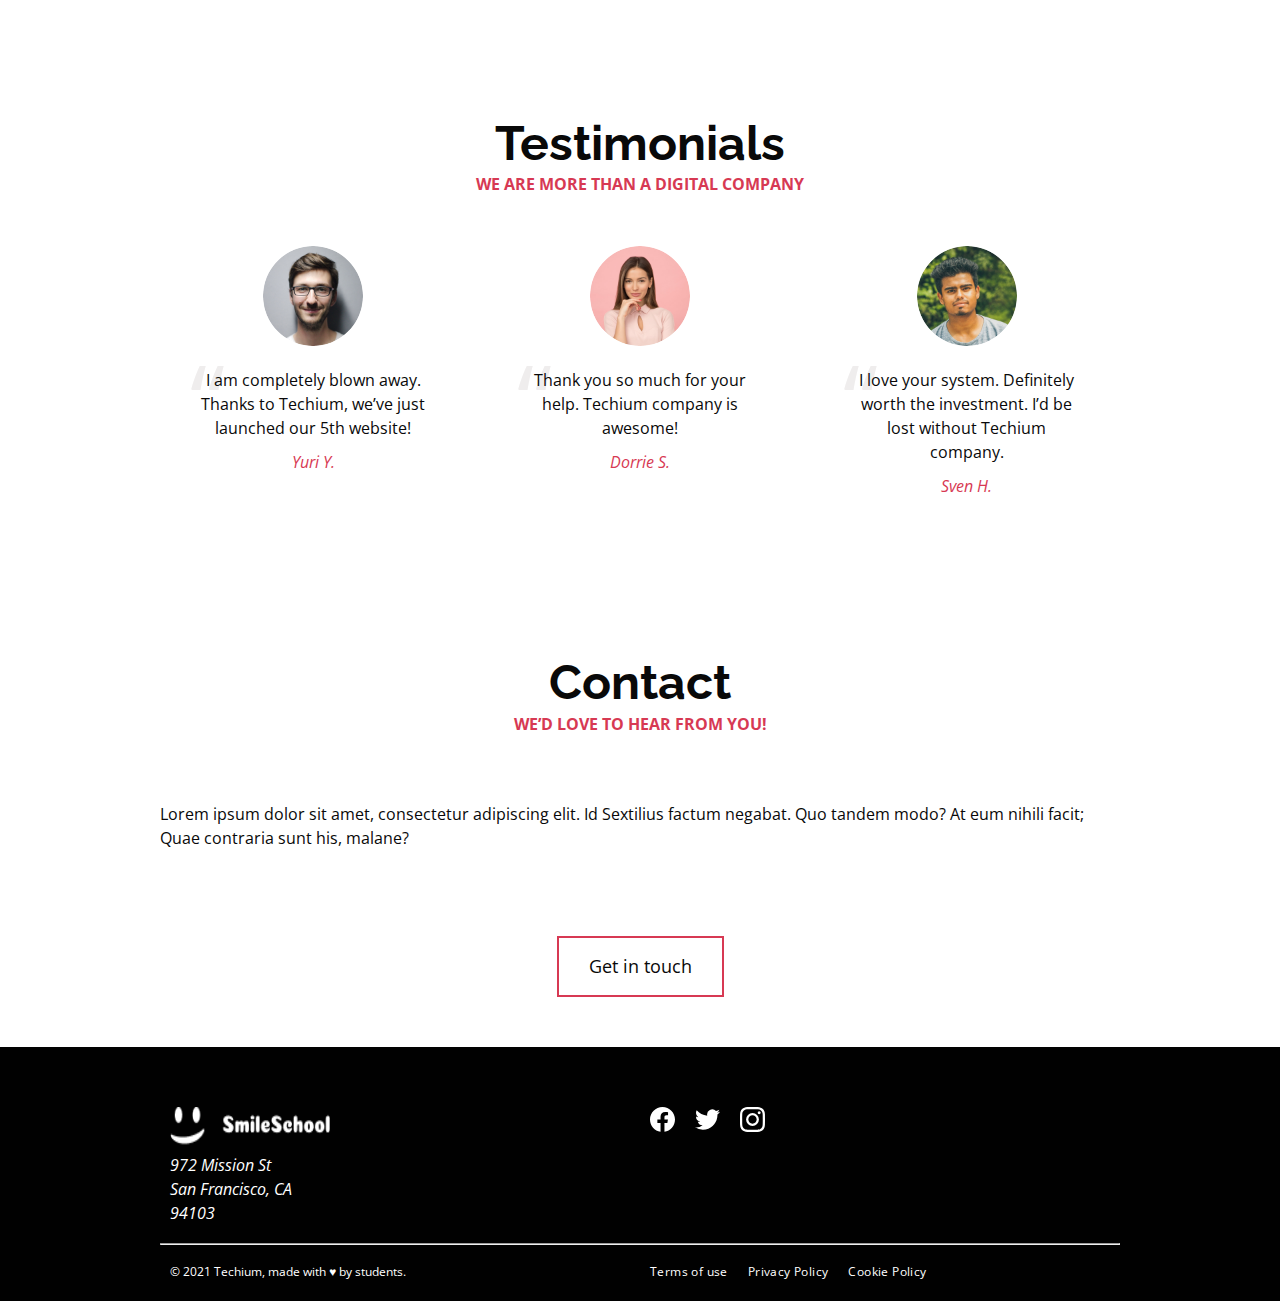
<file: flexbox/6-index.html>
<!DOCTYPE html>
<html lang="en" dir="ltr">
  <head>
    <meta charset="utf-8">
    <meta name="viewport" content="width=device-width, initial-scale=1, viewport-fit=cover">
    <title>Homepage - Techium</title>
    <meta name="description" content="Description of the page less than 150 characters">
    <link rel="icon" type="image/png" href="images/favicon.jpg">
    <link href="https://fonts.googleapis.com/css?family=Open+Sans:400,700|Raleway:700&display=swap" rel="stylesheet">
    <link rel='stylesheet' href='6-styles.css'>
  </head>
  <body>
    <!-- Header  -->
    <header class="header" data-section-theme="dark">
      <div class="container">
        <div class="header-container">
          <div class="header-logo">
            <a href="#">
              <img src="images/logo.png" alt="Techium logo" width="160" height="40">
            </a>
          </div>
          <nav class="navbar-menu">
            <ul class="nav">
              <li class="nav-item">
                <a href="#" class="nav-link">Home</a>
              </li>
              <li class="nav-item">
                <a href="#services" class="nav-link">Services</a>
              </li>
              <li class="nav-item">
                <a href="#works" class="nav-link">Works</a>
              </li>
              <li class="nav-item">
                <a href="#about" class="nav-link">About</a>
              </li>
              <li class="nav-item">
                <a href="#latest_news" class="nav-link">Latest news</a>
              </li>
              <li class="nav-item">
                <a href="#testimonials" class="nav-link">Testimonials</a>
              </li>
              <li class="nav-item">
                <a href="#contact" class="nav-link">Contact</a>
              </li>
            </ul>
          </nav>
        </div>
      </div>
    </header>
    <!-- Main -->
    <main>
      <!-- Hero section -->
      <section class="section-hero" data-section-theme="dark">
        <div class="container">
          <div class="section-body">
            <section class="section-inner">
              <h2 class="section-title">We help you build your brand</h2>
              <a href="#" class="button">Get Started</a>
            </section>
          </div>
        </div>
      </section>
      <!-- Services section -->
      <section id="services" class="section section-services">
        <div class="container">
          <header class="section-header">
            <h2 class="section-title">Services</h2>
            <p class="section-tagline">We work with you</p>
          </header>
          <div class="section-body">
            <ul class="row">
              <li class="col-1-3">
                <div class="card-services">
                  <h3 class="card-title"><a href="#">Design & Concept</a></h3>
                </div>
              </li>
              <li class="col-1-3">
                <div class="card-services">
                  <h3 class="card-title"><a href="#">Digital Strategy</a></h3>
                </div>
              </li>
              <li class="col-1-3">
                <div class="card-services">
                  <h3 class="card-title"><a href="#">Content Strategy</a></h3>
                </div>
              </li>
            </ul>
            <ul class="row">
              <li class="col-1-3">
                <div class="card-services">
                  <h3 class="card-title"><a href="#">UX Design</a></h3>
                </div>
              </li>
              <li class="col-1-3">
                <div class="card-services">
                  <h3 class="card-title"><a href="#">Web Development</a></h3>
                </div>
              </li>
              <li class="col-1-3">
                <div class="card-services">
                  <h3 class="card-title"><a href="#">Social Media</a></h3>
                </div>
              </li>
            </ul>
          </div>
        </div>
      </section>
      <!-- Works section -->
      <section id="works" class="section section-works" data-section-theme="dark">
        <div class="container">
          <header class="section-header">
            <h2 class="section-title">Works</h2>
            <p class="section-tagline">Take a look at our portfolio</p>
          </header>
          <div class="section-body">
            <ul class="row">
              <li class="col-1-3">
                <article class="card-work">
                  <div class="card-outer">
                    <div class="card-image">
                      <img src="images/6.png" alt="">
                    </div>
                    <div class="card-inner">
                      <h3 class="card-title"><a href="#">Interior Design</a></h3>
                    </div>
                  </div>
                </article>
              </li>
              <li class="col-1-3">
                <article class="card-work">
                  <div class="card-outer">
                    <div class="card-image">
                      <img src="images/7.png" alt="">
                    </div>
                    <div class="card-inner">
                      <h3 class="card-title"><a href="#">Web Development</a></h3>
                    </div>
                  </div>
                </article>
              </li>
              <li class="col-1-3">
                <article class="card-work">
                  <div class="card-outer">
                    <div class="card-image">
                      <img src="images/8.png" alt="">
                    </div>
                    <div class="card-inner">
                      <h3 class="card-title"><a href="#">Personal Development</a></h3>
                    </div>
                  </div>
                </article>
              </li>
            </ul>
          </div>
        </div>
      </section>
      <!-- About Us section -->
      <section id="about" class="section section-about-us">
        <div class="container">
          <header class="section-header">
            <h2 class="section-title">About Us</h2>
            <p class="section-tagline">Everything about us</p>
          </header>
          <div class="section-body">
            <div class="row">
              <div class="col-1-2">
                <img src="images/2.png" alt="" width="460" height="460">
              </div>
              <div class="col-1-2">
                <h3>Who are we</h3>
                <p>Lorem ipsum dolor sit amet, consectetur adipisicing elit. Ipsum, omnis expedita! Eum, praesentium cumque accusantium rem, sit quaerat est nisi ratione, deserunt ducimus quidem iste dicta quibusdam atque maxime cum!</p>
                <h3>Our culture</h3>
                <p>Lorem ipsum dolor sit amet, consectetur adipisicing elit. Ipsum, omnis expedita! Eum, praesentium cumque accusantium rem, sit quaerat est nisi ratione, deserunt ducimus quidem iste dicta quibusdam atque maxime cum!</p>
                <h3>How we work</h3>
                <p>Lorem ipsum dolor sit amet, consectetur adipisicing elit. Ipsum, omnis expedita! Eum, praesentium cumque accusantium rem, sit quaerat est nisi ratione, deserunt ducimus quidem iste dicta quibusdam atque maxime cum!</p>
              </div>
            </div>
          </div>
          <div class="section-footer">
            <a href="#" class="button">Learn more about us</a>
          </div>
        </div>
      </section>
      <!-- Latest news section -->
      <section id="latest_news" class="section section-latest-news">
        <div class="container">
          <header class="section-header">
            <h2 class="section-title">Latest News</h2>
          </header>
          <div class="section-body">
            <ul class="row">
              <li class="col-1-3">
                <article class="card-blog">
                  <div>
                    <img src="images/Object.png" alt="" width="305" height="305">
                  </div>
                  <p class="card-category">Career</p>
                  <h3><a href="#">Hoc loco tenere se Triarius non potuit.</a></h3>
                  <p>Lorem ipsum dolor sit amet, consectetur adipiscing elit. Id Sextilius factum negabat. Quo tandem modo? At eum nihili facit; Quae contraria sunt his, malane?</p>
                  <small>By Kelly D.</small>
                </article>
              </li>
              <li class="col-1-3">
                <article class="card-blog">
                  <div>
                    <img src="images/9.png" alt="" width="305" height="305">
                  </div>
                  <p class="card-category">Digital Life</p>
                  <h3><a href="#">Ut alios omittam, hunc appello, quem ille unum secutus est.</a></h3>
                  <p>Lorem ipsum dolor sit amet, consectetur adipiscing elit. Tum mihi Piso: Quid ergo? Tum ille: Ain tandem? Non autem hoc: igitur ne illud quidem. Sed quod proximum fuit non vidit. Nos commodius agimus. An nisi populari fama?</p>
                  <small>By William A.</small>
                </article>
              </li>
              <li class="col-1-3">
                <article class="card-blog">
                  <div>
                    <img src="images/2.png" alt="" width="305" height="305">
                  </div>
                  <p class="card-category">Social</p>
                  <h3><a href="#">Bestiarum vero nullum iudicium puto.</a></h3>
                  <p>Lorem ipsum dolor sit amet, consectetur adipiscing elit. Non igitur bene. Quid enim est a Chrysippo praetermissum in Stoicis? Pugnant Stoici cum Peripateticis. Prioris generis est docilitas, memoria; Apparet statim, quae sint officia, quae actiones.</p>
                  <small>By Frances J.</small>
                </article>
              </li>
            </ul>
          </div>
        </div>
      </section>
      <!-- Testimonials section -->
      <section id="testimonial" class="section section-testimonial">
        <div class="container">
          <header class="section-header">
            <h2 class="section-title">Testimonials</h2>
            <p class="section-tagline">We are more than a digital company</p>
          </header>
          <div class="section-body">
            <ul class="row">
              <li class="col-1-3">
                <article class="card-testimonial">
                  <img src="images/1.png" alt="Yuri Y. avatar" width="100" height="100" class="card-avatar">
                  <blockquote class="card-quote">
                    <p>I am completely blown away. Thanks to Techium, we’ve just launched our 5th website!
                      <cite>Yuri Y.</cite>
                    </p>
                  </blockquote>
                </article>
              </li>
              <li class="col-1-3">
                <article class="card-testimonial">
                  <img src="images/3.png" alt="Dorrie S. avatar" width="100" height="100" class="card-avatar">
                  <blockquote class="card-quote">
                    <p>Thank you so much for your help. Techium company is awesome!
                      <cite>Dorrie S.</cite>
                    </p>
                  </blockquote>
                </article>
              </li>
              <li class="col-1-3">
                <article class="card-testimonial">
                  <img src="images/4.png" alt="Sven H. avatar" width="100" height="100" class="card-avatar">
                  <blockquote class="card-quote">
                    <p>I love your system. Definitely worth the investment. I’d be lost without Techium company.
                      <cite>Sven H.</cite>
                    </p>
                  </blockquote>
                </article>
              </li>
            </ul>
          </div>
        </div>
      </section>
      <!-- Contact section -->
      <section id="contact" class="section section-contact">
        <div class="container">
          <header class="section-header">
            <h2 class="section-title">Contact</h2>
            <p class="section-tagline">We’d love to hear from you!</p>
          </header>
          <div class="section-body">
            <p>Lorem ipsum dolor sit amet, consectetur adipiscing elit. Id Sextilius factum negabat. Quo tandem modo? At eum nihili facit; Quae contraria sunt his, malane?</p>
          </div>
          <div class="section-footer">
            <a href="#" class="button">Get in touch</a>
          </div>
        </div>
      </section>
    </main>
    <!-- Footer -->
    <footer class="footer" data-section-theme="dark">
      <div  class="container">
        <div class="row">
          <div class="col-1-2">
            <img src="images/logo.png" alt="Techium logo" width="160" height="40">
            <address class="footer-address">
              972 Mission St<br>
              San Francisco, CA<br>
              94103
            </address>
          </div>
          <div class="col-1-2">
            <ul class="social nav">
              <li class="social-item nav-item">
                <a href="https://www.facebook.com" class="social-link">
                  <svg viewbox="0 0 24 24" xmlns="http://www.w3.org/2000/svg" width="25" height="25">
                    <title>
                      Facebook icon
                    </title>
                    <path d="M23.998 12c0-6.628-5.372-12-11.999-12C5.372 0 0 5.372 0 12c0 5.988 4.388 10.952 10.124 11.852v-8.384H7.078v-3.469h3.046V9.356c0-3.008 1.792-4.669 4.532-4.669 1.313 0 2.686.234 2.686.234v2.953H15.83c-1.49 0-1.955.925-1.955 1.874V12h3.328l-.532 3.469h-2.796v8.384c5.736-.9 10.124-5.864 10.124-11.853z"/>
                  </svg>
                </a>
              </li>
              <li class="social-item nav-item">
                <a href="https://twitter.com" class="social-link">
                  <svg viewbox="0 0 24 24" xmlns="http://www.w3.org/2000/svg" width="25" height="25">
                    <title>
                      Twitter icon
                    </title>
                    <path d="M23.954 4.569a10 10 0 0 1-2.825.775 4.958 4.958 0 0 0 2.163-2.723c-.951.555-2.005.959-3.127 1.184a4.92 4.92 0 0 0-8.384 4.482C7.691 8.094 4.066 6.13 1.64 3.161a4.822 4.822 0 0 0-.666 2.475c0 1.71.87 3.213 2.188 4.096a4.904 4.904 0 0 1-2.228-.616v.061a4.923 4.923 0 0 0 3.946 4.827 4.996 4.996 0 0 1-2.212.085 4.937 4.937 0 0 0 4.604 3.417 9.868 9.868 0 0 1-6.102 2.105c-.39 0-.779-.023-1.17-.067a13.995 13.995 0 0 0 7.557 2.209c9.054 0 13.999-7.496 13.999-13.986 0-.209 0-.42-.015-.63a9.936 9.936 0 0 0 2.46-2.548l-.047-.02z"/>
                  </svg>
                </a>
              </li>
              <li class="social-item nav-item">
                <a href="https://www.instagram.com" class="social-link">
                  <svg viewbox="0 0 24 24" xmlns="http://www.w3.org/2000/svg" width="25" height="25">
                    <title>
                      Instagram icon
                    </title>
                    <path d="M12 0C8.74 0 8.333.015 7.053.072 5.775.132 4.905.333 4.14.63c-.789.306-1.459.717-2.126 1.384S.935 3.35.63 4.14C.333 4.905.131 5.775.072 7.053.012 8.333 0 8.74 0 12s.015 3.667.072 4.947c.06 1.277.261 2.148.558 2.913a5.885 5.885 0 0 0 1.384 2.126A5.868 5.868 0 0 0 4.14 23.37c.766.296 1.636.499 2.913.558C8.333 23.988 8.74 24 12 24s3.667-.015 4.947-.072c1.277-.06 2.148-.262 2.913-.558a5.898 5.898 0 0 0 2.126-1.384 5.86 5.86 0 0 0 1.384-2.126c.296-.765.499-1.636.558-2.913.06-1.28.072-1.687.072-4.947s-.015-3.667-.072-4.947c-.06-1.277-.262-2.149-.558-2.913a5.89 5.89 0 0 0-1.384-2.126A5.847 5.847 0 0 0 19.86.63c-.765-.297-1.636-.499-2.913-.558C15.667.012 15.26 0 12 0zm0 2.16c3.203 0 3.585.016 4.85.071 1.17.055 1.805.249 2.227.415.562.217.96.477 1.382.896.419.42.679.819.896 1.381.164.422.36 1.057.413 2.227.057 1.266.07 1.646.07 4.85s-.015 3.585-.074 4.85c-.061 1.17-.256 1.805-.421 2.227a3.81 3.81 0 0 1-.899 1.382 3.744 3.744 0 0 1-1.38.896c-.42.164-1.065.36-2.235.413-1.274.057-1.649.07-4.859.07-3.211 0-3.586-.015-4.859-.074-1.171-.061-1.816-.256-2.236-.421a3.716 3.716 0 0 1-1.379-.899 3.644 3.644 0 0 1-.9-1.38c-.165-.42-.359-1.065-.42-2.235-.045-1.26-.061-1.649-.061-4.844 0-3.196.016-3.586.061-4.861.061-1.17.255-1.814.42-2.234.21-.57.479-.96.9-1.381.419-.419.81-.689 1.379-.898.42-.166 1.051-.361 2.221-.421 1.275-.045 1.65-.06 4.859-.06l.045.03zm0 3.678a6.162 6.162 0 1 0 0 12.324 6.162 6.162 0 1 0 0-12.324zM12 16c-2.21 0-4-1.79-4-4s1.79-4 4-4 4 1.79 4 4-1.79 4-4 4zm7.846-10.405a1.441 1.441 0 0 1-2.88 0 1.44 1.44 0 0 1 2.88 0z"/>
                  </svg>
                </a>
              </li>
            </ul>
          </div>
        </div>
        <hr>
        <div class="row">
          <div class="col-1-2">
            <p class="footer-copyright">© 2021 Techium, made with ♥ by students.</p>
          </div>
          <div class="col-1-2">
            <ul class="footer-nav nav">
              <li class="footer-nav-item nav-item">
                <a href="#" class="footer-nav-link">Terms of use</a>
              </li>
              <li class="footer-nav-item nav-item">
                <a href="#" class="footer-nav-link">Privacy Policy</a>
              </li>
              <li class="footer-nav-item nav-item">
                <a href="#" class="footer-nav-link">Cookie Policy</a>
              </li>
            </ul>
          </div>
        </div>
      </div>
    </footer>
  </body>
</html>
</file>
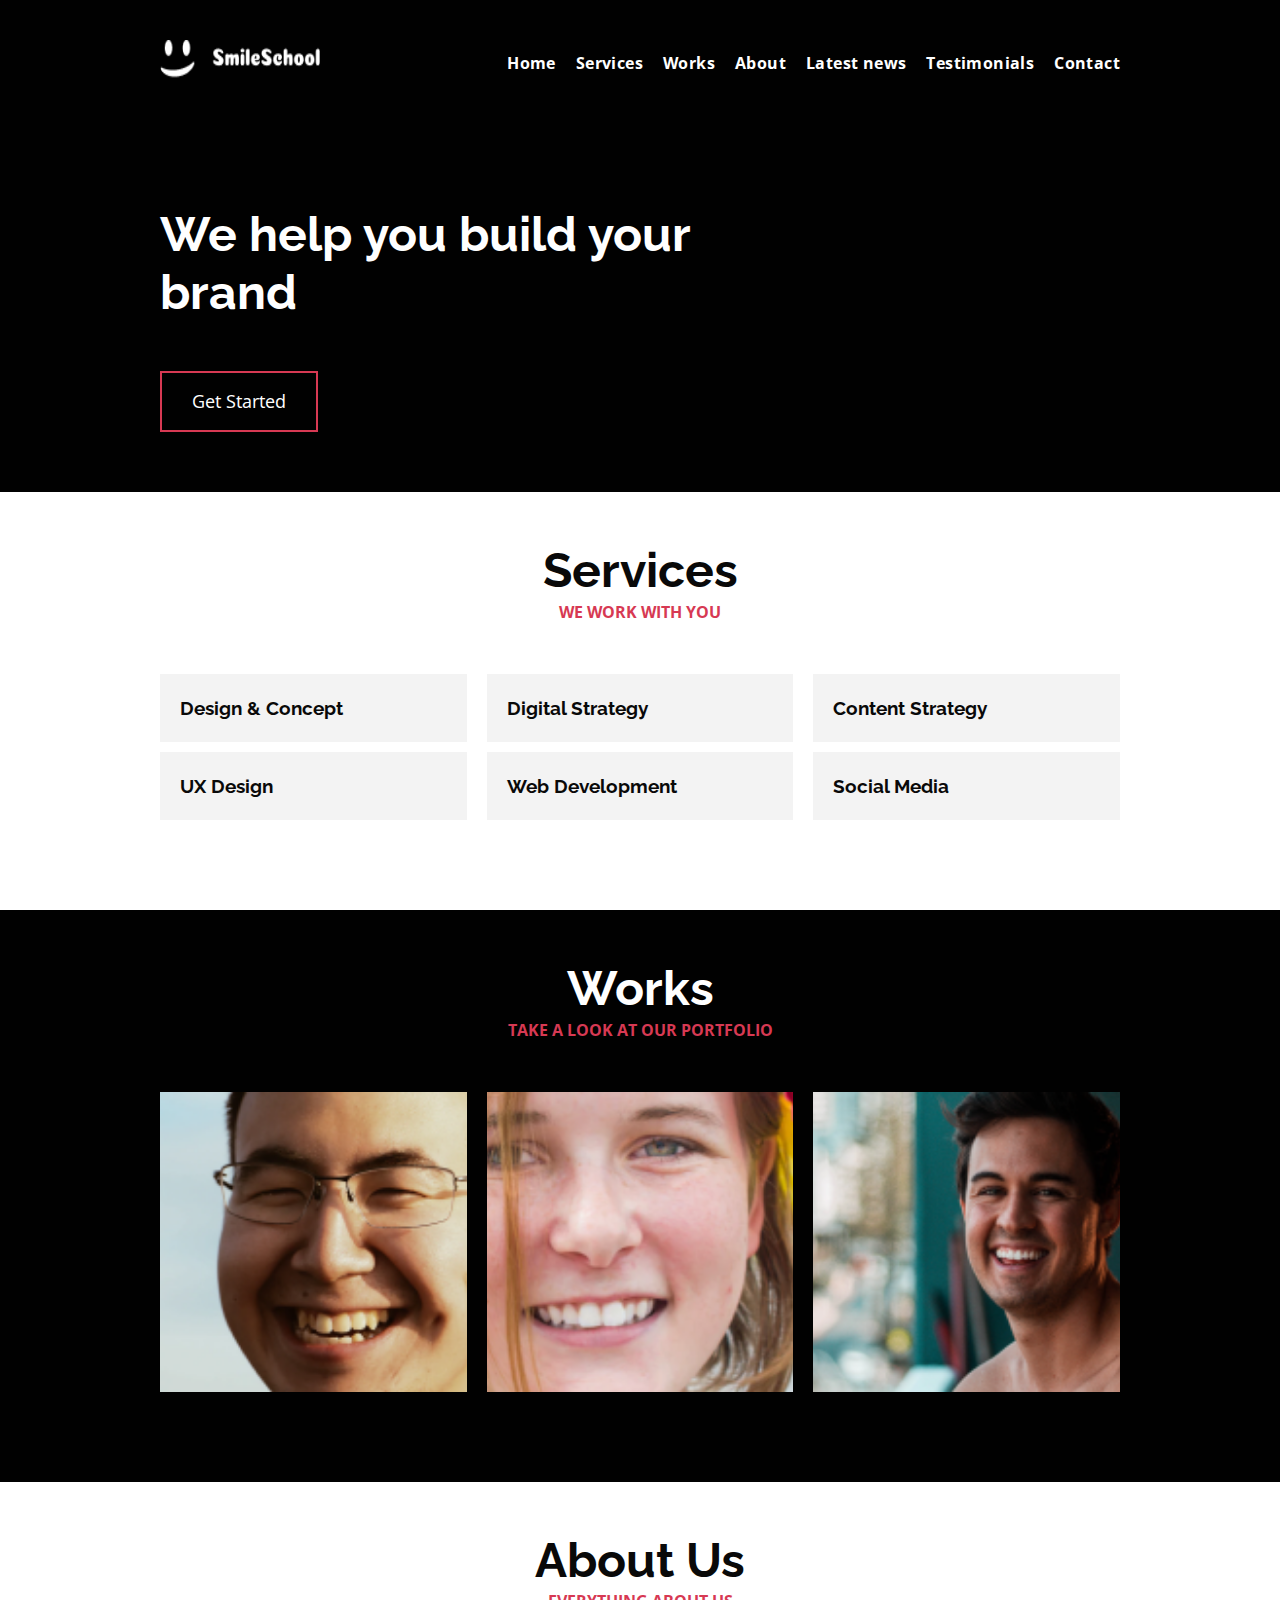
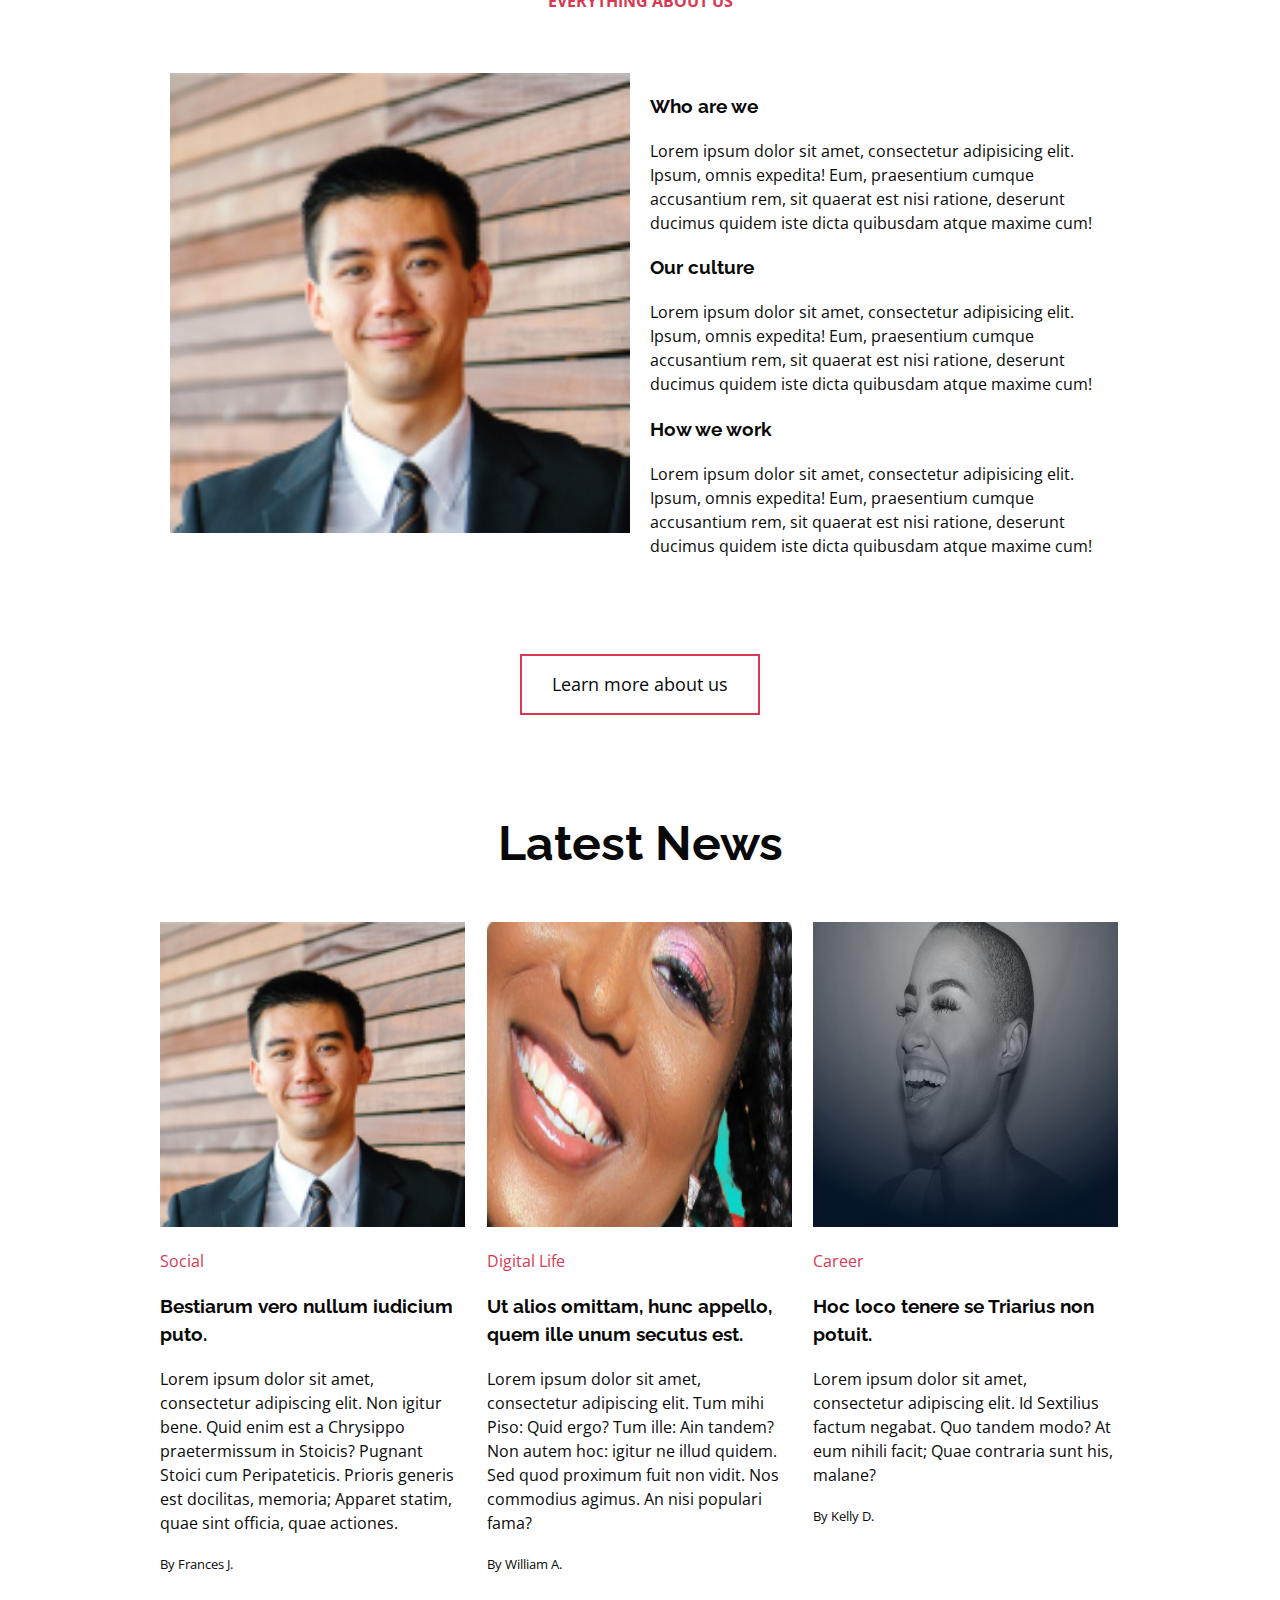
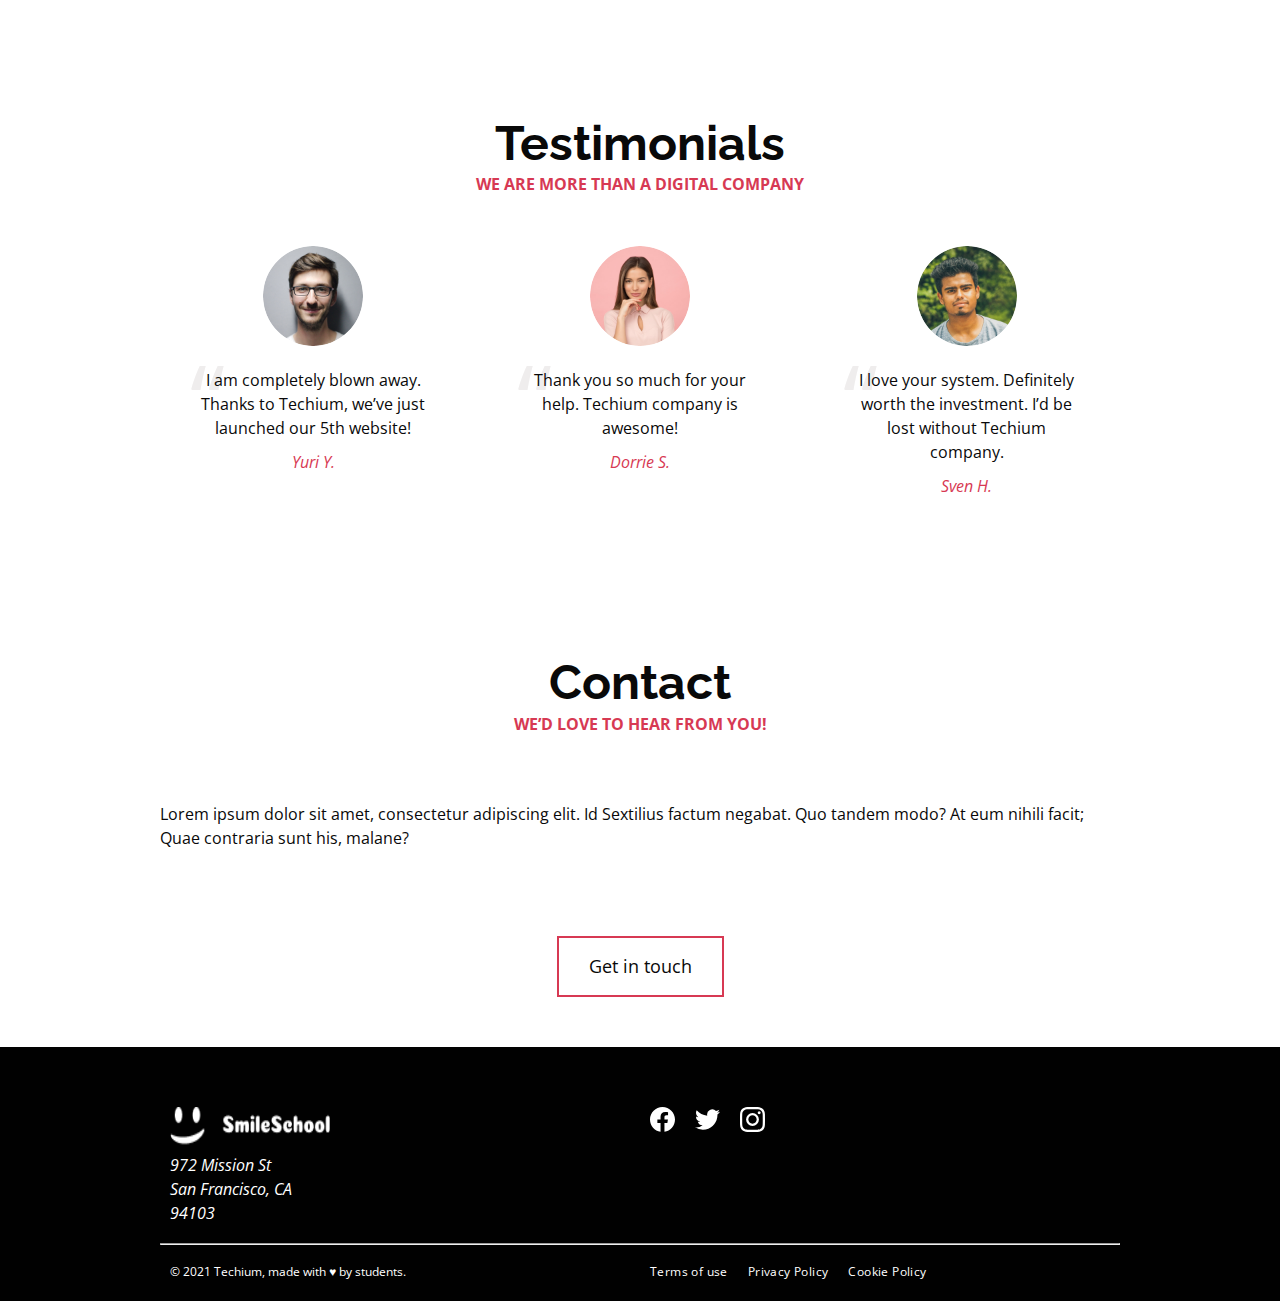
<file: flexbox/7-index.html>
<!DOCTYPE html>
<html lang="en" dir="ltr">
  <head>
    <meta charset="utf-8">
    <meta name="viewport" content="width=device-width, initial-scale=1, viewport-fit=cover">
    <title>Homepage - Techium</title>
    <meta name="description" content="Description of the page less than 150 characters">
    <link rel="icon" type="image/png" href="images/favicon.jpg">
    <link href="https://fonts.googleapis.com/css?family=Open+Sans:400,700|Raleway:700&display=swap" rel="stylesheet">
    <link rel='stylesheet' href='7-styles.css'>
  </head>
  <body>
    <!-- Header  -->
    <header class="header" data-section-theme="dark">
      <div class="container">
        <div class="header-container">
          <div class="header-logo">
            <a href="#">
              <img src="images/logo.png" alt="Techium logo" width="160" height="40">
            </a>
          </div>
          <nav class="navbar-menu">
            <ul class="nav">
              <li class="nav-item">
                <a href="#" class="nav-link">Home</a>
              </li>
              <li class="nav-item">
                <a href="#services" class="nav-link">Services</a>
              </li>
              <li class="nav-item">
                <a href="#works" class="nav-link">Works</a>
              </li>
              <li class="nav-item">
                <a href="#about" class="nav-link">About</a>
              </li>
              <li class="nav-item">
                <a href="#latest_news" class="nav-link">Latest news</a>
              </li>
              <li class="nav-item">
                <a href="#testimonials" class="nav-link">Testimonials</a>
              </li>
              <li class="nav-item">
                <a href="#contact" class="nav-link">Contact</a>
              </li>
            </ul>
          </nav>
        </div>
      </div>
    </header>
    <!-- Main -->
    <main>
      <!-- Hero section -->
      <section class="section-hero" data-section-theme="dark">
        <div class="container">
          <div class="section-body">
            <section class="section-inner">
              <h2 class="section-title">We help you build your brand</h2>
              <a href="#" class="button">Get Started</a>
            </section>
          </div>
        </div>
      </section>
      <!-- Services section -->
      <section id="services" class="section section-services">
        <div class="container">
          <header class="section-header">
            <h2 class="section-title">Services</h2>
            <p class="section-tagline">We work with you</p>
          </header>
          <div class="section-body">
            <ul class="row">
              <li class="col-1-3">
                <div class="card-services">
                  <h3 class="card-title"><a href="#">Design & Concept</a></h3>
                </div>
              </li>
              <li class="col-1-3">
                <div class="card-services">
                  <h3 class="card-title"><a href="#">Digital Strategy</a></h3>
                </div>
              </li>
              <li class="col-1-3">
                <div class="card-services">
                  <h3 class="card-title"><a href="#">Content Strategy</a></h3>
                </div>
              </li>
            </ul>
            <ul class="row">
              <li class="col-1-3">
                <div class="card-services">
                  <h3 class="card-title"><a href="#">UX Design</a></h3>
                </div>
              </li>
              <li class="col-1-3">
                <div class="card-services">
                  <h3 class="card-title"><a href="#">Web Development</a></h3>
                </div>
              </li>
              <li class="col-1-3">
                <div class="card-services">
                  <h3 class="card-title"><a href="#">Social Media</a></h3>
                </div>
              </li>
            </ul>
          </div>
        </div>
      </section>
      <!-- Works section -->
      <section id="works" class="section section-works" data-section-theme="dark">
        <div class="container">
          <header class="section-header">
            <h2 class="section-title">Works</h2>
            <p class="section-tagline">Take a look at our portfolio</p>
          </header>
          <div class="section-body">
            <ul class="row">
              <li class="col-1-3">
                <article class="card-work">
                  <div class="card-outer">
                    <div class="card-image">
                      <img src="images/6.png" alt="">
                    </div>
                    <div class="card-inner">
                      <h3 class="card-title"><a href="#">Interior Design</a></h3>
                    </div>
                  </div>
                </article>
              </li>
              <li class="col-1-3">
                <article class="card-work">
                  <div class="card-outer">
                    <div class="card-image">
                      <img src="images/7.png" alt="">
                    </div>
                    <div class="card-inner">
                      <h3 class="card-title"><a href="#">Web Development</a></h3>
                    </div>
                  </div>
                </article>
              </li>
              <li class="col-1-3">
                <article class="card-work">
                  <div class="card-outer">
                    <div class="card-image">
                      <img src="images/8.png" alt="">
                    </div>
                    <div class="card-inner">
                      <h3 class="card-title"><a href="#">Personal Development</a></h3>
                    </div>
                  </div>
                </article>
              </li>
            </ul>
          </div>
        </div>
      </section>
      <!-- About Us section -->
      <section id="about" class="section section-about-us">
        <div class="container">
          <header class="section-header">
            <h2 class="section-title">About Us</h2>
            <p class="section-tagline">Everything about us</p>
          </header>
          <div class="section-body">
            <div class="row">
              <div class="col-1-2">
                <img src="images/2.png" alt="" width="460" height="460">
              </div>
              <div class="col-1-2">
                <h3>Who are we</h3>
                <p>Lorem ipsum dolor sit amet, consectetur adipisicing elit. Ipsum, omnis expedita! Eum, praesentium cumque accusantium rem, sit quaerat est nisi ratione, deserunt ducimus quidem iste dicta quibusdam atque maxime cum!</p>
                <h3>Our culture</h3>
                <p>Lorem ipsum dolor sit amet, consectetur adipisicing elit. Ipsum, omnis expedita! Eum, praesentium cumque accusantium rem, sit quaerat est nisi ratione, deserunt ducimus quidem iste dicta quibusdam atque maxime cum!</p>
                <h3>How we work</h3>
                <p>Lorem ipsum dolor sit amet, consectetur adipisicing elit. Ipsum, omnis expedita! Eum, praesentium cumque accusantium rem, sit quaerat est nisi ratione, deserunt ducimus quidem iste dicta quibusdam atque maxime cum!</p>
              </div>
            </div>
          </div>
          <div class="section-footer">
            <a href="#" class="button">Learn more about us</a>
          </div>
        </div>
      </section>
      <!-- Latest news section -->
      <section id="latest_news" class="section section-latest-news">
        <div class="container">
          <header class="section-header">
            <h2 class="section-title">Latest News</h2>
          </header>
          <div class="section-body">
            <ul class="row">
              <li class="col-1-3">
                <article class="card-blog">
                  <div>
                    <img src="images/Object.png" alt="" width="305" height="305">
                  </div>
                  <p class="card-category">Career</p>
                  <h3><a href="#">Hoc loco tenere se Triarius non potuit.</a></h3>
                  <p>Lorem ipsum dolor sit amet, consectetur adipiscing elit. Id Sextilius factum negabat. Quo tandem modo? At eum nihili facit; Quae contraria sunt his, malane?</p>
                  <small>By Kelly D.</small>
                </article>
              </li>
              <li class="col-1-3">
                <article class="card-blog">
                  <div>
                    <img src="images/9.png" alt="" width="305" height="305">
                  </div>
                  <p class="card-category">Digital Life</p>
                  <h3><a href="#">Ut alios omittam, hunc appello, quem ille unum secutus est.</a></h3>
                  <p>Lorem ipsum dolor sit amet, consectetur adipiscing elit. Tum mihi Piso: Quid ergo? Tum ille: Ain tandem? Non autem hoc: igitur ne illud quidem. Sed quod proximum fuit non vidit. Nos commodius agimus. An nisi populari fama?</p>
                  <small>By William A.</small>
                </article>
              </li>
              <li class="col-1-3">
                <article class="card-blog">
                  <div>
                    <img src="images/2.png" alt="" width="305" height="305">
                  </div>
                  <p class="card-category">Social</p>
                  <h3><a href="#">Bestiarum vero nullum iudicium puto.</a></h3>
                  <p>Lorem ipsum dolor sit amet, consectetur adipiscing elit. Non igitur bene. Quid enim est a Chrysippo praetermissum in Stoicis? Pugnant Stoici cum Peripateticis. Prioris generis est docilitas, memoria; Apparet statim, quae sint officia, quae actiones.</p>
                  <small>By Frances J.</small>
                </article>
              </li>
            </ul>
          </div>
        </div>
      </section>
      <!-- Testimonials section -->
      <section id="testimonial" class="section section-testimonial">
        <div class="container">
          <header class="section-header">
            <h2 class="section-title">Testimonials</h2>
            <p class="section-tagline">We are more than a digital company</p>
          </header>
          <div class="section-body">
            <ul class="row">
              <li class="col-1-3">
                <article class="card-testimonial">
                  <img src="images/1.png" alt="Yuri Y. avatar" width="100" height="100" class="card-avatar">
                  <blockquote class="card-quote">
                    <p>I am completely blown away. Thanks to Techium, we’ve just launched our 5th website!
                      <cite>Yuri Y.</cite>
                    </p>
                  </blockquote>
                </article>
              </li>
              <li class="col-1-3">
                <article class="card-testimonial">
                  <img src="images/3.png" alt="Dorrie S. avatar" width="100" height="100" class="card-avatar">
                  <blockquote class="card-quote">
                    <p>Thank you so much for your help. Techium company is awesome!
                      <cite>Dorrie S.</cite>
                    </p>
                  </blockquote>
                </article>
              </li>
              <li class="col-1-3">
                <article class="card-testimonial">
                  <img src="images/4.png" alt="Sven H. avatar" width="100" height="100" class="card-avatar">
                  <blockquote class="card-quote">
                    <p>I love your system. Definitely worth the investment. I’d be lost without Techium company.
                      <cite>Sven H.</cite>
                    </p>
                  </blockquote>
                </article>
              </li>
            </ul>
          </div>
        </div>
      </section>
      <!-- Contact section -->
      <section id="contact" class="section section-contact">
        <div class="container">
          <header class="section-header">
            <h2 class="section-title">Contact</h2>
            <p class="section-tagline">We’d love to hear from you!</p>
          </header>
          <div class="section-body">
            <p>Lorem ipsum dolor sit amet, consectetur adipiscing elit. Id Sextilius factum negabat. Quo tandem modo? At eum nihili facit; Quae contraria sunt his, malane?</p>
          </div>
          <div class="section-footer">
            <a href="#" class="button">Get in touch</a>
          </div>
        </div>
      </section>
    </main>
    <!-- Footer -->
    <footer class="footer" data-section-theme="dark">
      <div  class="container">
        <div class="row">
          <div class="col-1-2">
            <img src="images/logo.png" alt="Techium logo" width="160" height="40">
            <address class="footer-address">
              972 Mission St<br>
              San Francisco, CA<br>
              94103
            </address>
          </div>
          <div class="col-1-2">
            <ul class="social nav">
              <li class="social-item nav-item">
                <a href="https://www.facebook.com" class="social-link">
                  <svg viewbox="0 0 24 24" xmlns="http://www.w3.org/2000/svg" width="25" height="25">
                    <title>
                      Facebook icon
                    </title>
                    <path d="M23.998 12c0-6.628-5.372-12-11.999-12C5.372 0 0 5.372 0 12c0 5.988 4.388 10.952 10.124 11.852v-8.384H7.078v-3.469h3.046V9.356c0-3.008 1.792-4.669 4.532-4.669 1.313 0 2.686.234 2.686.234v2.953H15.83c-1.49 0-1.955.925-1.955 1.874V12h3.328l-.532 3.469h-2.796v8.384c5.736-.9 10.124-5.864 10.124-11.853z"/>
                  </svg>
                </a>
              </li>
              <li class="social-item nav-item">
                <a href="https://twitter.com" class="social-link">
                  <svg viewbox="0 0 24 24" xmlns="http://www.w3.org/2000/svg" width="25" height="25">
                    <title>
                      Twitter icon
                    </title>
                    <path d="M23.954 4.569a10 10 0 0 1-2.825.775 4.958 4.958 0 0 0 2.163-2.723c-.951.555-2.005.959-3.127 1.184a4.92 4.92 0 0 0-8.384 4.482C7.691 8.094 4.066 6.13 1.64 3.161a4.822 4.822 0 0 0-.666 2.475c0 1.71.87 3.213 2.188 4.096a4.904 4.904 0 0 1-2.228-.616v.061a4.923 4.923 0 0 0 3.946 4.827 4.996 4.996 0 0 1-2.212.085 4.937 4.937 0 0 0 4.604 3.417 9.868 9.868 0 0 1-6.102 2.105c-.39 0-.779-.023-1.17-.067a13.995 13.995 0 0 0 7.557 2.209c9.054 0 13.999-7.496 13.999-13.986 0-.209 0-.42-.015-.63a9.936 9.936 0 0 0 2.46-2.548l-.047-.02z"/>
                  </svg>
                </a>
              </li>
              <li class="social-item nav-item">
                <a href="https://www.instagram.com" class="social-link">
                  <svg viewbox="0 0 24 24" xmlns="http://www.w3.org/2000/svg" width="25" height="25">
                    <title>
                      Instagram icon
                    </title>
                    <path d="M12 0C8.74 0 8.333.015 7.053.072 5.775.132 4.905.333 4.14.63c-.789.306-1.459.717-2.126 1.384S.935 3.35.63 4.14C.333 4.905.131 5.775.072 7.053.012 8.333 0 8.74 0 12s.015 3.667.072 4.947c.06 1.277.261 2.148.558 2.913a5.885 5.885 0 0 0 1.384 2.126A5.868 5.868 0 0 0 4.14 23.37c.766.296 1.636.499 2.913.558C8.333 23.988 8.74 24 12 24s3.667-.015 4.947-.072c1.277-.06 2.148-.262 2.913-.558a5.898 5.898 0 0 0 2.126-1.384 5.86 5.86 0 0 0 1.384-2.126c.296-.765.499-1.636.558-2.913.06-1.28.072-1.687.072-4.947s-.015-3.667-.072-4.947c-.06-1.277-.262-2.149-.558-2.913a5.89 5.89 0 0 0-1.384-2.126A5.847 5.847 0 0 0 19.86.63c-.765-.297-1.636-.499-2.913-.558C15.667.012 15.26 0 12 0zm0 2.16c3.203 0 3.585.016 4.85.071 1.17.055 1.805.249 2.227.415.562.217.96.477 1.382.896.419.42.679.819.896 1.381.164.422.36 1.057.413 2.227.057 1.266.07 1.646.07 4.85s-.015 3.585-.074 4.85c-.061 1.17-.256 1.805-.421 2.227a3.81 3.81 0 0 1-.899 1.382 3.744 3.744 0 0 1-1.38.896c-.42.164-1.065.36-2.235.413-1.274.057-1.649.07-4.859.07-3.211 0-3.586-.015-4.859-.074-1.171-.061-1.816-.256-2.236-.421a3.716 3.716 0 0 1-1.379-.899 3.644 3.644 0 0 1-.9-1.38c-.165-.42-.359-1.065-.42-2.235-.045-1.26-.061-1.649-.061-4.844 0-3.196.016-3.586.061-4.861.061-1.17.255-1.814.42-2.234.21-.57.479-.96.9-1.381.419-.419.81-.689 1.379-.898.42-.166 1.051-.361 2.221-.421 1.275-.045 1.65-.06 4.859-.06l.045.03zm0 3.678a6.162 6.162 0 1 0 0 12.324 6.162 6.162 0 1 0 0-12.324zM12 16c-2.21 0-4-1.79-4-4s1.79-4 4-4 4 1.79 4 4-1.79 4-4 4zm7.846-10.405a1.441 1.441 0 0 1-2.88 0 1.44 1.44 0 0 1 2.88 0z"/>
                  </svg>
                </a>
              </li>
            </ul>
          </div>
        </div>
        <hr>
        <div class="row">
          <div class="col-1-2">
            <p class="footer-copyright">© 2021 Techium, made with ♥ by students.</p>
          </div>
          <div class="col-1-2">
            <ul class="footer-nav nav">
              <li class="footer-nav-item nav-item">
                <a href="#" class="footer-nav-link">Terms of use</a>
              </li>
              <li class="footer-nav-item nav-item">
                <a href="#" class="footer-nav-link">Privacy Policy</a>
              </li>
              <li class="footer-nav-item nav-item">
                <a href="#" class="footer-nav-link">Cookie Policy</a>
              </li>
            </ul>
          </div>
        </div>
      </div>
    </footer>
  </body>
</html>
</file>
<file: css_advanced/styles.css>
/* font face */

/* font source-sans-pro black*/
@font-face {
    font-family: 'source-sans-pro';
    src: url('source-sans-pro/SourceSansPro-Black.otf');
    font-weight: 900;
    font-style: normal;
}

/* font source-sans-pro regular*/

@font-face {
    font-family: 'source-sans-pro';
    src: url('source-sans-pro/SourceSansPro-Regular.otf');
    font-weight: normal;
    font-style: normal;
}

/* font source-sans-pro black italic */
@font-face {
    font-family: 'source-sans-pro';
    src: url('source-sans-pro/SourceSansPro-BlackIt.otf');
    font-weight: 900;
    font-style: italic;
}

/* font source-sans-pro bold */

@font-face {
    font-family: 'source-sans-pro';
    src: url('source-sans-pro/SourceSansPro-Bold.otf');
    font-weight: bold;
    font-style: normal;
}

/* font source-sans-pro bold italic */

@font-face {
    font-family: 'source-sans-pro';
    src: url('source-sans-pro/SourceSansPro-BoldIt.otf');
    font-weight: bold;
    font-style: italic;
}

/* font source-sans-pro extra light */

@font-face {
    font-family: 'source-sans-pro';
    src: url('source-sans-pro/SourceSansPro-ExtraLight.otf');
    font-weight: 200;
    font-style: normal;
}

/* font source-sans-pro extra light italic */

@font-face {
    font-family: 'source-sans-pro';
    src: url('source-sans-pro/SourceSansPro-ExtraLightIt.otf');
    font-weight: 200;
    font-style: italic;
}

/* font source-sans-pro italic */
@font-face {
    font-family: 'source-sans-pro';
    src: url('source-sans-pro/SourceSansPro-It.otf');
    font-weight: normal;
    font-style: italic;
}

/* font source-sans-pro light */

@font-face {
    font-family: 'source-sans-pro';
    src: url('source-sans-pro/SourceSansPro-Light.otf');
    font-weight: 300;
    font-style: normal;
}

/* font source-sans-pro light italic */

@font-face {
    font-family: 'source-sans-pro';
    src: url('source-sans-pro/SourceSansPro-LightIt.otf');
    font-weight: 300;
    font-style: italic;
}

/* font source-sans-pro semi bold */

@font-face {
    font-family: 'source-sans-pro';
    src: url('source-sans-pro/SourceSansPro-Semibold.otf');
    font-weight: 600;
    font-style: normal;
}

/* font source-sans-pro semi bold italic */

@font-face {
    font-family: 'source-sans-pro';
    src: url('source-sans-pro/SourceSansPro-SemiboldIt.otf');
    font-weight: 600;
    font-style: italic;
}

/* Variables */

:root {
    --color-primary: #C271FF;
    --color-light-black: #071629;
    --color-white: #FFFFFF;
    --color-black: #000000;
    --color-gray: #D8D8D8;
    --radial-gradient: #29303D00, #071629;

    --primary-text-color: var(--color-white);
    --secondary-text-color: var(--color-black);

    --font-family-base: 'Source Sans Pro';
    --font-align: center;
    --font-style: normal;


    /* HEADER */

    --header-width: 68.96rem;
    --header-height: 1.84rem;
    --header-font-family: var(--font-family-base);
    --header-font-size: 0.93rem;
    --header-menu-height: 0.75rem;
    --header-menu-font-weight: 700;
    --header-menu-line-height: normal;
    --header-menu-font-style: var(--font-style);
    --header-font-color: var(--color-white);

    /* LOGO */

    --logo-width: 10.44rem;
    --logo-height: 1.84rem;
    
    /* LINKS */

    --link-text-color: var(--color-white);
    --link-text-decoration: none;

    /* MAIN */

    --main-text-color: var(--color-white);
    --main-font-family: var(--font-family-base);
    --main-heading-font-size: 7.5rem;

    /* BUTTON */
    /* --button-width: 10.12rem; */
    /* --button-height: 4.75rem; */
    --button-font-size: 1rem;
    --button-background-color: var(--color-primary);
    --button-font-weight: 600;
    --button-font-style: var(--font-style);
    --button-line-height: normal;
    --button-box-shadow: 0px 2px 20px 0px rgba(0, 0, 0, 0.50);
    --button-text-color: var(--color-white);
    --button-border-radius: 50px;

    
}

/* Base */

*, *:before, *:after {
    box-sizing: border-box;
}

html {
    scroll-behavior: smooth;
    font-family: 'source-sans-pro';
}

body {
    font-family: var(--font-family-base);
    min-width: 90rem;
    margin: 0px;
    padding: 0px;
    font-family: 'source-sans-pro';
}

button {
    text-align: var(--font-align);
    background-color: var(--button-background-color);
    color: var(--button-text-color);
    padding: 1rem 2rem;
    border-radius: var(--button-border-radius);
    box-shadow: var(--button-box-shadow);
    border: none;
    font-size: var(--button-font-size);
    font-weight: 600;
    font-family: 'source-sans-pro';
}

/* Header And Banner */

.banner {
    background-image: url(image/Object.png);
    background-size: cover;
    background-repeat: no-repeat;
    width: 100%;
    display: flex;
    flex-direction: column;
    text-align: var(--font-align);
    background-color: #071629;
}

header {
    display: flex;
    justify-content: space-between;
    padding: 1rem 4rem;
}

nav>a {
    color: var(--link-text-color);
    text-decoration: var(--link-text-decoration);
    font-weight: var(--header-menu-font-weight);   
    line-height: var(--header-menu-line-height);
    font-style: var(--header-menu-font-style);
    font-size: var(--header-font-size);
    height: var(--header-menu-height);
    padding-left: 3rem;
}

.main1 {
    color: var(--main-text-color);
    display: flex;
    flex-direction: column;
    justify-content: center;
    align-items: center;
}

h1 {
    font-size: 7.5rem;
    text-align: center;
    margin-bottom: 0rem;
    margin-top: 12rem;
    font-weight: 700;
}

.sgl {
    margin-top: 0rem;
    word-spacing: 3.5rem;
    font-size: 1rem;
    font-weight: 700;
}

.first-button {
    margin-top: 2rem;
}

.pro-sect {
    margin-top: 8rem;
}

.heading2 {
    font-size: 2rem;
    font-weight: 300;
    font-style: normal;
    line-height: normal;
}

.learn {
    color: var(--color-primary);
    font-weight: 700;
}

.pros {
    display: flex;
    flex-direction: row;
    justify-content: space-around;
    width: 9.375rem;
    text-align: var(--font-align);
    align-items: center;
    padding-top: 6rem;
}

.pros>div {
    padding-left: 7rem;
}

.pros>div.name {
    line-height: 1.69rem;
    font-size: 1.125rem;
    font-weight: 900;
}

.pro-content {
    line-height: 1.5rem;
    font-size: 1rem;
    font-style: italic;
    font-weight: 400;
}

.blank{
    background-color: #071629;
    width: 100%;
    margin-top: 0rem;
    padding-top: 0rem;
    height: 6rem;
}

/* TESTIMONIAL SECTION */

#testimonial-section{
    width: 100%;
    background-color: var(--color-primary);
}

.testimonial {
    padding: 80px 0px;
    display: flex;
    justify-content: center;
    align-items: center;
    color: var(--color-white);
    font-size: 1.375rem;
    text-align: left;
}

.qcontent {
    width: 56%;
    padding-left: 60px;
    margin-top: 7px;
}

.qname {
    font-weight: 700;
    line-height: 2.1rem;
    margin-bottom: 0px;
}

.qtitle {
    font-weight: 400;
    line-height: 0rem;
    font-style: italic;
    padding-top: 0px;
}

.img-parent {
    position: relative;
    top: 0;
    left: 0;
}

.image1 {
    position: relative;
    top: 0;
    left: 0;
    box-shadow: 0px 2px 4px 0px rgba(7, 22, 41, 0.18);
}

.image2 {
    position: absolute;
    top: 50px;
    left: 90px;
}

.tutorial-section {
    width: 100%;
    display: flex;
    flex-direction: column;
    justify-content: center;
    align-items: center;
    padding-bottom: 100px;
}

.thead {
    text-align: center;
    font-size: 32px;
    font-family: 'source-sans-pro';
    font-weight: 400;
    color: var(--color-light-black);
    padding: 50px 0px;
}

.popular {
    color: var(--color-primary);
    font-weight: 700;
}

.tutorial {
    display: flex;
    justify-content: space-around;
    align-items: space-around;
    text-align: left;
    padding: 5px 30px;
}

.smile {
    width: 20%;
    font-weight: 700;
    font-size: 16px;
    color: #071629;
    font-family: 'source-sans-pro';
}

.tutorial-content {
    padding: 0px 10px;
}

.lorem {
    font-size: 14px;
    font-weight: 400;
    line-height: 24px;
    color: rgba(7, 22, 41, 0.50);
}

.tutor {
    display: flex;
    align-items: center;
}

.tutor-img {
    width: 30px;
    height: 30px;
}

.tname {
    font-size: 14px;
    font-weight: 600;
    line-height: 27px;
    color: var(--color-primary);
    padding-left: 10px;
}

.rate-time {
    display: flex;
    justify-content: space-between;
    align-items: center;
}

.time {
    padding-right: 35px;
    font-size: 14px;
    font-weight: 600;
    line-height: 27px;
}

.membership-section {
    background-color: #071629;
    width: 100%;
    color: var(--color-white);
    display: flex;
    flex-direction: column;
    justify-content: center;
    align-items: center;
    padding: 70px 50px;
}

.mhead {
    font-size: 32px;
    font-weight: 300;
}

.free {
    color: var(--color-primary);
    font-weight: 700;
}

.membership-content {
    display: flex;
    justify-content: space-around;
    align-items: space-around;
    text-align: center;
    margin: 60px 10px;
}

.membership {
    padding:0px 60px;
}

.mshead {
    font-size: 18px;
    font-weight: 600;
    line-height: 26px;
}

.mscon {
    font-size: 14px;
    font-weight: 400;
    line-height: 26px;
}

.mbutton {
    margin-top: 20px;
}

.faq-section {
    display: flex;
    flex-direction: column;
    justify-content: center;
    align-items: center;
    padding: 40px 80px;
    color: #071629;
}

.faq {
    display: flex;
    justify-content: space-around;
    align-items: flex-start;
    padding: 0px 20px;
}

.faq-sec {
    margin: 20px 80px;
    padding: 0px 75px;
}

.fhead {
    font-size: 16px;
    font-weight: 700;
}

.faq-con {
    font-size: 14px;
    font-weight: 400;
    line-height: 24px;
    color: #07162980
}

.faqhead {
    font-size: 60px;
    font-weight: 300;
}

footer {
    background-color: #071629;
    padding-top: 80px;
    padding-bottom: 20px;
}

.social-sec {
    display: flex;
    justify-content: space-around;
}

.social {
    padding-left: 20px;
}

.copyright {
    text-align: center;
    font-size: 12px;
    font-weight: 400;
    opacity: 0.3517;
    padding-top: 80px;
    color: var(--color-white);
}
</file>
<file: flexbox/0-styles.css>
/* SUMMARY
    1. GLOBAL
    2. LAYOUT
    3. SECTION
    4. CARD
*/

/*** 1. GLOBAL ***/

/* Reset / Normalize
   ============================= */

/*! normalize.css v8.0.1 | MIT License | github.com/necolas/normalize.css */html{line-height:1.15;-webkit-text-size-adjust:100%}body{margin:0}main{display:block}h1{font-size:2em;margin:.67em 0}hr{box-sizing:content-box;height:0;overflow:visible}pre{font-family:monospace,monospace;font-size:1em}a{background-color:transparent}abbr[title]{border-bottom:none;text-decoration:underline;text-decoration:underline dotted}b,strong{font-weight:bolder}code,kbd,samp{font-family:monospace,monospace;font-size:1em}small{font-size:80%}sub,sup{font-size:75%;line-height:0;position:relative;vertical-align:baseline}sub{bottom:-.25em}sup{top:-.5em}img{border-style:none}button,input,optgroup,select,textarea{font-family:inherit;font-size:100%;line-height:1.15;margin:0}button,input{overflow:visible}button,select{text-transform:none}[type=button],[type=reset],[type=submit],button{-webkit-appearance:button}[type=button]::-moz-focus-inner,[type=reset]::-moz-focus-inner,[type=submit]::-moz-focus-inner,button::-moz-focus-inner{border-style:none;padding:0}[type=button]:-moz-focusring,[type=reset]:-moz-focusring,[type=submit]:-moz-focusring,button:-moz-focusring{outline:1px dotted ButtonText}fieldset{padding:.35em .75em .625em}legend{box-sizing:border-box;color:inherit;display:table;max-width:100%;padding:0;white-space:normal}progress{vertical-align:baseline}textarea{overflow:auto}[type=checkbox],[type=radio]{box-sizing:border-box;padding:0}[type=number]::-webkit-inner-spin-button,[type=number]::-webkit-outer-spin-button{height:auto}[type=search]{-webkit-appearance:textfield;outline-offset:-2px}[type=search]::-webkit-search-decoration{-webkit-appearance:none}::-webkit-file-upload-button{-webkit-appearance:button;font:inherit}details{display:block}summary{display:list-item}template{display:none}[hidden]{display:none}

/* Variables
   ============================= */

   :root {
    --color-primary: #D73953;
    --color-black:  #090909;
    --color-white: #ffffff;
    --color-grey: #a0a0a0;
    --color-light-grey: #f3f3f3;
    --color-dark-grey: #353535;
  
    --text-color: var(--color-black);
  
    --font-family-base: 'Open Sans', 'Helvetica Neue', Helvetica, Arial, sans-serif;
    --font-family-title: 'Raleway', 'Helvetica Neue', Helvetica, Arial, sans-serif;
  
    --font-size-small: 1.2rem;
    --font-size-medium: 1.6rem;
    --font-size-large: 1.8rem;
    --font-size-x-large: 2.3rem;
    --font-size-xx-large: 4.8rem;
  
    --font-weight-regular: 400;
    --font-weight-bold: 700;
  
    --line-height-small: 1.2;
    --line-height-base: 1.5;
    --line-height-big: 1.8;
  
    /** SECTION **/
    --section-padding: 5rem 0;
    --section-header-padding: 0 0 3rem;
    --section-header-align: center;
    --section-title-font-size: var(--font-size-xx-large);
    --section-title-font-weight: var(--font-weight-bold);
    --section-title-line-height: var(--line-height-small);
    --section-title-margin: 0;
    --section-title-color: var(--color-black);
    --section-tagline-transform: uppercase;
    --section-tagline-color: var(--color-primary);
    --section-tagline-font-family: var(--font-family-headings);
    --section-tagline-font-weight: var(--font-weight-bold);
    --section-tagline-margin: 0;
    --section-body-padding: 2rem 0 4rem;
    --section-footer-padding: 3rem 0 0;
    --section-footer-align: center;
  
    /** HEADER **/
    --header-padding: 4rem 0 0;
    --header-logo-position: relative;
    --header-logo-link-display: inline-block;
    --header-logo-link-position: absolute;
    --header-logo-link-top: -1rem;
    --header-logo-link-left: 0;
  
    /** FOOTER **/
    --footer-padding: 5rem 0 1rem;
  
    /** NAVBAR **/
    --nav-item-font-family: var(--font-family-headings);
    --nav-item-font-weight: var(--font-weight-bold);
    --nav-item-font-size: var(--font-size-medium);
    --nav-item-letter-spacing: .04rem;
    --nav-item-display: inline-block;
    --nav-item-margin: 0 2rem 0 0;
    --nav-item-link-hover: var(--color-white);
  
    /** BUTTON **/
    --button-display: inline-block;
    --button-padding: 1.5rem 3rem;
    --button-border: var(--color-primary) solid 0.2rem;
    --button-color: var(--color-black);
    --button-text-decoration: none;
    --button-font-size: var(--font-size-large);
    --button-hover-color: var(--color-white);
    --button-hover-text-decoration: none;
    --button-hover-background: var(--color-primary);
  
    /** MOTION **/
    --transition-duration: .3s;
    --transition-cubic-bezier: cubic-bezier(0.17, 0.67, 0, 1.01);
  }
  
  /* Base
      ============================= */
  
  *, *:before, *:after {
    box-sizing: border-box;
  }
  
  html {
  scroll-behavior: smooth;
  font-size: 62.5%;
  }
  
  body {
    color: var(--text-color);
    font-family: var(--font-family-base);
    font-size: var(--font-size-medium);
    font-weight: var(--font-weight-regular);
    line-height: var(--line-height-base);
  }
  
  h1, h2, h3, h4, h5, h6 {
    font-family: var(--font-family-title);
    font-weight: var(--font-weight-bold);
  }
  
  a {
    color: var(--text-color);
    text-decoration: none;
  }
  
  a:visited {
    font-style: italic;
  }
  
  a:hover {
    text-decoration: underline;
  }
  
  a:active {
    background-color: var(--color-light-grey);
  }
  
  .button {
    display: var(--button-display);
    padding: var(--button-padding);
    border: var(--button-border);
    font-size: var(--button-font-size);
    color: var(--button-color);
    text-decoration: var(--button-text-decoration);
  }
  
  .button:hover {
    color: var(--button-hover-color);
    text-decoration: var(--button-hover-text-decoration);
    background: var(--button-hover-background);
    transition-duration: var(--transition-duration);
    transition-property: color, background-color;
  }
  
  /* Helpers
      ============================= */
  
  .visually-hidden:not(:focus):not(:active) {
    position: absolute !important;
    height: 1px;
    width: 1px;
    overflow: hidden;
    clip: rect(1px, 1px, 1px, 1px);
    white-space: nowrap;
  }
  
  /*** 2. LAYOUT ***/
  
  /* Layout
      ============================= */
  
  .container {
    width: 960px;
    margin-left: auto;
    margin-right: auto;
  }
  
  /* Grid
      ============================= */
  .row{
    display: flex;
  }

  ul.row {
    margin: 0;
    padding: 0;
    list-style: none;
  }
  
  [class*='col-'] {
    padding: 0.5rem;
  }
  
  .col-1-3 {
    width: 33.33%;
  }
  
  .col-1-2 {
    width: 50%;
  }
  
  /* Navbar
      ============================= */
  
  .navbar-menu {
    float: right;
  }
  
  .nav {
    margin: 0;
    padding: 0;
    list-style: none;
    text-align: center;
  }
  
  .nav .nav-item {
    font-family: var(--nav-item-font-family);
    font-weight: var(--nav-item-font-weight);
    font-size: var(--nav-item-font-size);
    letter-spacing: var(--nav-item-letter-spacing);
    display: var(--nav-item-display);
    margin: var(--nav-item-margin);
  }
  
  .nav .nav-link {
    display: block;
    padding: 0.5rem 0;
    position: relative;
  }
  
  .nav .nav-link:hover {
    color: var(--nav-item-link-hover);
    text-decoration: none;
  }
  
  .nav .nav-link::before {
    content: '';
    position: absolute;
    bottom: 0;
    left: 0;
    background-color: var(--color-white);
    width: 0;
    height: 0.2rem;
    transition: var(--transition-duration) var(--transition-cubic-bezier);
  }
  
  .nav .nav-item:hover .nav-link::before {
    background-color: var(--color-primary);
    width: 100%;
  }
  
  /* Header
      ============================= */
  
  .header {
    padding: var(--header-padding);
         position: relative;
         z-index: 3;
         background: transparent;
  }
  
  .header-logo {
    position: var(--header-logo-position);
  }
  
  .header-logo a {
    display: var(--header-logo-link-display);
    position: var(--header-logo-link-position);
    top: var(--header-logo-link-top);
    left: var(--header-logo-link-left);
  }
  
  /* Footer
      ============================= */
  
  .footer {
    --nav-item-font-weight: normal;
    --nav-item-font-size: var(--font-size-small);
    padding: var(--footer-padding);
  }
  
  .footer-copyright {
    margin: 0;
    font-size: var(--font-size-small);
    color: var(--text-color);
  }
  
  .footer ul {
    text-align: right;
  }
  
  .footer-address {
    color: var(--text-color);
  }
  
  .social-link {
    display: block;
  }
  
  .social-link > svg {
    fill: var(--text-color);
  }
  
  /*** 3. SECTION ***/
  
  /* Section (all styles)
      ============================= */
  
  .section {
    padding: var(--section-padding);
  }
  
  .section-header {
    text-align: var(--section-header-align);
    padding: var(--section-header-padding);
  }
  
  .section-title {
    font-size: var(--section-title-font-size);
    font-weight: var(--section-title-font-weight);
    line-height: var(--section-title-line-height);
    margin: var(--section-title-margin);
    color: var(--section-title-color);
  }
  
  .section-tagline {
    color: var(--section-tagline-color);
    font-family: var(--section-tagline-font-family);
    text-transform: var(--section-tagline-transform);
    font-weight: var(--section-tagline-font-weight);
    margin: var(--section-tagline-margin);
  }
  
  .section-body {
    padding: var(--section-body-padding);
  }
  
  .section-footer {
    padding: var(--section-footer-padding);
    text-align: var(--section-footer-align);
  }
  
  /* Section theming
      ============================= */
  
  [data-section-theme="dark"] {
    --button-color: var(--color-white);
    --text-color: var(--color-white);
    --section-title-color: var(--color-white);
    background-color: #010101;
  }
  
  /* Section HERO
      ============================= */
  
  .section-hero {
    background-position: 75% 0;
    background-repeat: no-repeat;
    background-size: 90rem auto;
    background-color: #010101;
  }
  
  .section-hero .section-title {
    margin-bottom: 5rem;
  }
  
  .section-hero .section-inner {
    padding: 10rem 40rem 2rem 0;
  }
  
  /*** 4. CARD ***/
  
  /* Card (all styles)
      ============================= */
  
  .card-category {
    color: var(--color-primary);
  }
  
  /* Card WORK
      ============================= */
  
  .card-work .card-outer {
    position: relative;
    overflow: hidden;
  }
  
  .card-work:hover .card-outer {
    transform: scale(0.95);
  }
  
  .card-work .card-image img {
    height: 30rem;
    width: 100%;
    object-fit: cover;
    vertical-align: bottom;
  }
  
  .card-work:hover .card-image {
    transform: scale(1.2);
    transition: var(--transition-duration) var(--transition-cubic-bezier);
  }
  
  .card-work .card-inner {
    position: absolute;
    top: -0.1rem;
    left: -0.1rem;
    right: -0.1rem;
    bottom: -0.1rem;
    z-index: 1;
    transition: var(--transition-duration) var(--transition-cubic-bezier);
  }
  
  .card-work:hover .card-inner {
    background-color: rgba(0, 0, 0, 0.7);
  }
  
  .card-work .card-title {
    text-align: center;
    margin: 0;
    opacity: 0;
    height: 100%;
    position: relative;
  }
  
  .card-work .card-title a {
    display: block;
    text-decoration: none;
    padding-top: 45%;
  }
  
  .card-work .card-title a::after {
    position: absolute;
    top: 0;
    left: 0;
    right: 0;
    bottom: 0;
    content: '';
  }
  
  .card-work:hover .card-title {
    opacity: 1;
  }
  
  /* Card SERVICES
      ============================= */
  
  .card-services .card-title {
    margin: 0;
  }
  
  .card-services a {
    display: block;
    padding: 2rem;
    background-color: var(--color-light-grey);
  }
  
  .card-services a:hover {
    color: var(--color-white);
    background: var(--color-primary);
    text-decoration: none;
    transition-duration: 0.3s;
    transition-property: color, background-color;
  }
  
  /* Card TESTIMONIAL
      ============================= */
  
  .card-testimonial {
    text-align: center;
  }
  
  .card-testimonial .card-avatar {
    border-radius: 50%;
    width: 10rem;
    height: 10rem;
  }
  
  .card-testimonial .card-quote cite {
    display: block;
    padding-top: 1rem;
    color: var(--color-primary);
  }
  
  .card-testimonial .card-quote {
    position: relative;
  }
  
  .card-testimonial .card-quote::before {
    content: '\201C';
    position: absolute;
    top: -4.5rem;
    left: -1rem;
    color: #efeded;
    font-size: 10rem;
    z-index: -1;
  }
</file>
<file: flexbox/1-styles.css>
/* SUMMARY
    1. GLOBAL
    2. LAYOUT
    3. SECTION
    4. CARD
*/

/*** 1. GLOBAL ***/

/* Reset / Normalize
   ============================= */

/*! normalize.css v8.0.1 | MIT License | github.com/necolas/normalize.css */html{line-height:1.15;-webkit-text-size-adjust:100%}body{margin:0}main{display:block}h1{font-size:2em;margin:.67em 0}hr{box-sizing:content-box;height:0;overflow:visible}pre{font-family:monospace,monospace;font-size:1em}a{background-color:transparent}abbr[title]{border-bottom:none;text-decoration:underline;text-decoration:underline dotted}b,strong{font-weight:bolder}code,kbd,samp{font-family:monospace,monospace;font-size:1em}small{font-size:80%}sub,sup{font-size:75%;line-height:0;position:relative;vertical-align:baseline}sub{bottom:-.25em}sup{top:-.5em}img{border-style:none}button,input,optgroup,select,textarea{font-family:inherit;font-size:100%;line-height:1.15;margin:0}button,input{overflow:visible}button,select{text-transform:none}[type=button],[type=reset],[type=submit],button{-webkit-appearance:button}[type=button]::-moz-focus-inner,[type=reset]::-moz-focus-inner,[type=submit]::-moz-focus-inner,button::-moz-focus-inner{border-style:none;padding:0}[type=button]:-moz-focusring,[type=reset]:-moz-focusring,[type=submit]:-moz-focusring,button:-moz-focusring{outline:1px dotted ButtonText}fieldset{padding:.35em .75em .625em}legend{box-sizing:border-box;color:inherit;display:table;max-width:100%;padding:0;white-space:normal}progress{vertical-align:baseline}textarea{overflow:auto}[type=checkbox],[type=radio]{box-sizing:border-box;padding:0}[type=number]::-webkit-inner-spin-button,[type=number]::-webkit-outer-spin-button{height:auto}[type=search]{-webkit-appearance:textfield;outline-offset:-2px}[type=search]::-webkit-search-decoration{-webkit-appearance:none}::-webkit-file-upload-button{-webkit-appearance:button;font:inherit}details{display:block}summary{display:list-item}template{display:none}[hidden]{display:none}

/* Variables
   ============================= */

   :root {
    --color-primary: #D73953;
    --color-black:  #090909;
    --color-white: #ffffff;
    --color-grey: #a0a0a0;
    --color-light-grey: #f3f3f3;
    --color-dark-grey: #353535;
  
    --text-color: var(--color-black);
  
    --font-family-base: 'Open Sans', 'Helvetica Neue', Helvetica, Arial, sans-serif;
    --font-family-title: 'Raleway', 'Helvetica Neue', Helvetica, Arial, sans-serif;
  
    --font-size-small: 1.2rem;
    --font-size-medium: 1.6rem;
    --font-size-large: 1.8rem;
    --font-size-x-large: 2.3rem;
    --font-size-xx-large: 4.8rem;
  
    --font-weight-regular: 400;
    --font-weight-bold: 700;
  
    --line-height-small: 1.2;
    --line-height-base: 1.5;
    --line-height-big: 1.8;
  
    /** SECTION **/
    --section-padding: 5rem 0;
    --section-header-padding: 0 0 3rem;
    --section-header-align: center;
    --section-title-font-size: var(--font-size-xx-large);
    --section-title-font-weight: var(--font-weight-bold);
    --section-title-line-height: var(--line-height-small);
    --section-title-margin: 0;
    --section-title-color: var(--color-black);
    --section-tagline-transform: uppercase;
    --section-tagline-color: var(--color-primary);
    --section-tagline-font-family: var(--font-family-headings);
    --section-tagline-font-weight: var(--font-weight-bold);
    --section-tagline-margin: 0;
    --section-body-padding: 2rem 0 4rem;
    --section-footer-padding: 3rem 0 0;
    --section-footer-align: center;
  
    /** HEADER **/
    --header-padding: 4rem 0 0;
    --header-logo-position: relative;
    --header-logo-link-display: inline-block;
    --header-logo-link-position: absolute;
    --header-logo-link-top: -1rem;
    --header-logo-link-left: 0;
  
    /** FOOTER **/
    --footer-padding: 5rem 0 1rem;
  
    /** NAVBAR **/
    --nav-item-font-family: var(--font-family-headings);
    --nav-item-font-weight: var(--font-weight-bold);
    --nav-item-font-size: var(--font-size-medium);
    --nav-item-letter-spacing: .04rem;
    --nav-item-display: inline-block;
    --nav-item-margin: 0 2rem 0 0;
    --nav-item-link-hover: var(--color-white);
  
    /** BUTTON **/
    --button-display: inline-block;
    --button-padding: 1.5rem 3rem;
    --button-border: var(--color-primary) solid 0.2rem;
    --button-color: var(--color-black);
    --button-text-decoration: none;
    --button-font-size: var(--font-size-large);
    --button-hover-color: var(--color-white);
    --button-hover-text-decoration: none;
    --button-hover-background: var(--color-primary);
  
    /** MOTION **/
    --transition-duration: .3s;
    --transition-cubic-bezier: cubic-bezier(0.17, 0.67, 0, 1.01);
  }
  
  /* Base
      ============================= */
  
  *, *:before, *:after {
    box-sizing: border-box;
  }
  
  html {
  scroll-behavior: smooth;
  font-size: 62.5%;
  }
  
  body {
    color: var(--text-color);
    font-family: var(--font-family-base);
    font-size: var(--font-size-medium);
    font-weight: var(--font-weight-regular);
    line-height: var(--line-height-base);
  }
  
  h1, h2, h3, h4, h5, h6 {
    font-family: var(--font-family-title);
    font-weight: var(--font-weight-bold);
  }
  
  a {
    color: var(--text-color);
    text-decoration: none;
  }
  
  a:visited {
    font-style: italic;
  }
  
  a:hover {
    text-decoration: underline;
  }
  
  a:active {
    background-color: var(--color-light-grey);
  }
  
  .button {
    display: var(--button-display);
    padding: var(--button-padding);
    border: var(--button-border);
    font-size: var(--button-font-size);
    color: var(--button-color);
    text-decoration: var(--button-text-decoration);
  }
  
  .button:hover {
    color: var(--button-hover-color);
    text-decoration: var(--button-hover-text-decoration);
    background: var(--button-hover-background);
    transition-duration: var(--transition-duration);
    transition-property: color, background-color;
  }
  
  /* Helpers
      ============================= */
  
  .visually-hidden:not(:focus):not(:active) {
    position: absolute !important;
    height: 1px;
    width: 1px;
    overflow: hidden;
    clip: rect(1px, 1px, 1px, 1px);
    white-space: nowrap;
  }
  
  /*** 2. LAYOUT ***/
  
  /* Layout
      ============================= */
  
  .container {
    width: 960px;
    margin-left: auto;
    margin-right: auto;
  }
  
  /* Grid
      ============================= */
  .row{
    display: flex;
  }

  ul.row {
    margin: 0;
    padding: 0;
    list-style: none;
  }
  
  [class*='col-'] {
    padding: 0.5rem;
  }
  
  .col-1-3 {
    width: 33.33%;
  }
  
  .col-1-2 {
    width: 50%;
  }
  
  /* Navbar
      ============================= */
  
  .navbar-menu {
    float: right;
  }
  
  .nav {
    margin: 0;
    padding: 0;
    list-style: none;
    text-align: center;
  }
  
  .nav .nav-item {
    font-family: var(--nav-item-font-family);
    font-weight: var(--nav-item-font-weight);
    font-size: var(--nav-item-font-size);
    letter-spacing: var(--nav-item-letter-spacing);
    display: var(--nav-item-display);
    margin: var(--nav-item-margin);
  }
  
  .nav .nav-link {
    display: block;
    padding: 0.5rem 0;
    position: relative;
  }
  
  .nav .nav-link:hover {
    color: var(--nav-item-link-hover);
    text-decoration: none;
  }
  
  .nav .nav-link::before {
    content: '';
    position: absolute;
    bottom: 0;
    left: 0;
    background-color: var(--color-white);
    width: 0;
    height: 0.2rem;
    transition: var(--transition-duration) var(--transition-cubic-bezier);
  }
  
  .nav .nav-item:hover .nav-link::before {
    background-color: var(--color-primary);
    width: 100%;
  }
  
  /* Header
      ============================= */
  
  .header {
    padding: var(--header-padding);
         position: relative;
         z-index: 3;
         background: transparent;
  }
  
  .header-logo {
    position: var(--header-logo-position);
  }
  
  .header-logo a {
    display: var(--header-logo-link-display);
    position: var(--header-logo-link-position);
    top: var(--header-logo-link-top);
    left: var(--header-logo-link-left);
  }
  
  /* Footer
      ============================= */
  
  .footer {
    --nav-item-font-weight: normal;
    --nav-item-font-size: var(--font-size-small);
    padding: var(--footer-padding);
  }
  
  .footer-copyright {
    margin: 0;
    font-size: var(--font-size-small);
    color: var(--text-color);
  }
  
  .footer ul {
    text-align: right;
  }
  
  .footer-address {
    color: var(--text-color);
  }
  
  .social-link {
    display: block;
  }
  
  .social-link > svg {
    fill: var(--text-color);
  }
  
  /*** 3. SECTION ***/
  
  /* Section (all styles)
      ============================= */
  
  .section {
    padding: var(--section-padding);
  }
  
  .section-header {
    text-align: var(--section-header-align);
    padding: var(--section-header-padding);
  }
  
  .section-title {
    font-size: var(--section-title-font-size);
    font-weight: var(--section-title-font-weight);
    line-height: var(--section-title-line-height);
    margin: var(--section-title-margin);
    color: var(--section-title-color);
  }
  
  .section-tagline {
    color: var(--section-tagline-color);
    font-family: var(--section-tagline-font-family);
    text-transform: var(--section-tagline-transform);
    font-weight: var(--section-tagline-font-weight);
    margin: var(--section-tagline-margin);
  }
  
  .section-body {
    padding: var(--section-body-padding);
  }
  
  .section-footer {
    padding: var(--section-footer-padding);
    text-align: var(--section-footer-align);
  }
  
  /* Section theming
      ============================= */
  
  [data-section-theme="dark"] {
    --button-color: var(--color-white);
    --text-color: var(--color-white);
    --section-title-color: var(--color-white);
    background-color: #010101;
  }
  
  /* Section HERO
      ============================= */
  
  .section-hero {
    background-position: 75% 0;
    background-repeat: no-repeat;
    background-size: 90rem auto;
    background-color: #010101;
  }
  
  .section-hero .section-title {
    margin-bottom: 5rem;
  }
  
  .section-hero .section-inner {
    padding: 10rem 40rem 2rem 0;
  }
  
  /*** 4. CARD ***/
  
  /* Card (all styles)
      ============================= */
  
  .card-category {
    color: var(--color-primary);
  }
  
  /* Card WORK
      ============================= */
  
  .card-work .card-outer {
    position: relative;
    overflow: hidden;
  }
  
  .card-work:hover .card-outer {
    transform: scale(0.95);
  }
  
  .card-work .card-image img {
    height: 30rem;
    width: 100%;
    object-fit: cover;
    vertical-align: bottom;
  }
  
  .card-work:hover .card-image {
    transform: scale(1.2);
    transition: var(--transition-duration) var(--transition-cubic-bezier);
  }
  
  .card-work .card-inner {
    position: absolute;
    top: -0.1rem;
    left: -0.1rem;
    right: -0.1rem;
    bottom: -0.1rem;
    z-index: 1;
    transition: var(--transition-duration) var(--transition-cubic-bezier);
  }
  
  .card-work:hover .card-inner {
    background-color: rgba(0, 0, 0, 0.7);
  }
  
  .card-work .card-title {
    text-align: center;
    margin: 0;
    opacity: 0;
    height: 100%;
    position: relative;
  }
  
  .card-work .card-title a {
    display: block;
    text-decoration: none;
    padding-top: 45%;
  }
  
  .card-work .card-title a::after {
    position: absolute;
    top: 0;
    left: 0;
    right: 0;
    bottom: 0;
    content: '';
  }
  
  .card-work:hover .card-title {
    opacity: 1;
  }
  
  /* Card SERVICES
      ============================= */
  
  .card-services .card-title {
    margin: 0;
  }
  
  .card-services a {
    display: block;
    padding: 2rem;
    background-color: var(--color-light-grey);
  }
  
  .card-services a:hover {
    color: var(--color-white);
    background: var(--color-primary);
    text-decoration: none;
    transition-duration: 0.3s;
    transition-property: color, background-color;
  }
  
  /* Card TESTIMONIAL
      ============================= */
  
  .card-testimonial {
    text-align: center;
  }
  
  .card-testimonial .card-avatar {
    border-radius: 50%;
    width: 10rem;
    height: 10rem;
  }
  
  .card-testimonial .card-quote cite {
    display: block;
    padding-top: 1rem;
    color: var(--color-primary);
  }
  
  .card-testimonial .card-quote {
    position: relative;
  }
  
  .card-testimonial .card-quote::before {
    content: '\201C';
    position: absolute;
    top: -4.5rem;
    left: -1rem;
    color: #efeded;
    font-size: 10rem;
    z-index: -1;
  }
</file>
<file: flexbox/2-styles.css>
/* SUMMARY
    1. GLOBAL
    2. LAYOUT
    3. SECTION
    4. CARD
*/

/*** 1. GLOBAL ***/

/* Reset / Normalize
   ============================= */

/*! normalize.css v8.0.1 | MIT License | github.com/necolas/normalize.css */html{line-height:1.15;-webkit-text-size-adjust:100%}body{margin:0}main{display:block}h1{font-size:2em;margin:.67em 0}hr{box-sizing:content-box;height:0;overflow:visible}pre{font-family:monospace,monospace;font-size:1em}a{background-color:transparent}abbr[title]{border-bottom:none;text-decoration:underline;text-decoration:underline dotted}b,strong{font-weight:bolder}code,kbd,samp{font-family:monospace,monospace;font-size:1em}small{font-size:80%}sub,sup{font-size:75%;line-height:0;position:relative;vertical-align:baseline}sub{bottom:-.25em}sup{top:-.5em}img{border-style:none}button,input,optgroup,select,textarea{font-family:inherit;font-size:100%;line-height:1.15;margin:0}button,input{overflow:visible}button,select{text-transform:none}[type=button],[type=reset],[type=submit],button{-webkit-appearance:button}[type=button]::-moz-focus-inner,[type=reset]::-moz-focus-inner,[type=submit]::-moz-focus-inner,button::-moz-focus-inner{border-style:none;padding:0}[type=button]:-moz-focusring,[type=reset]:-moz-focusring,[type=submit]:-moz-focusring,button:-moz-focusring{outline:1px dotted ButtonText}fieldset{padding:.35em .75em .625em}legend{box-sizing:border-box;color:inherit;display:table;max-width:100%;padding:0;white-space:normal}progress{vertical-align:baseline}textarea{overflow:auto}[type=checkbox],[type=radio]{box-sizing:border-box;padding:0}[type=number]::-webkit-inner-spin-button,[type=number]::-webkit-outer-spin-button{height:auto}[type=search]{-webkit-appearance:textfield;outline-offset:-2px}[type=search]::-webkit-search-decoration{-webkit-appearance:none}::-webkit-file-upload-button{-webkit-appearance:button;font:inherit}details{display:block}summary{display:list-item}template{display:none}[hidden]{display:none}

/* Variables
   ============================= */

   :root {
    --color-primary: #D73953;
    --color-black:  #090909;
    --color-white: #ffffff;
    --color-grey: #a0a0a0;
    --color-light-grey: #f3f3f3;
    --color-dark-grey: #353535;
  
    --text-color: var(--color-black);
  
    --font-family-base: 'Open Sans', 'Helvetica Neue', Helvetica, Arial, sans-serif;
    --font-family-title: 'Raleway', 'Helvetica Neue', Helvetica, Arial, sans-serif;
  
    --font-size-small: 1.2rem;
    --font-size-medium: 1.6rem;
    --font-size-large: 1.8rem;
    --font-size-x-large: 2.3rem;
    --font-size-xx-large: 4.8rem;
  
    --font-weight-regular: 400;
    --font-weight-bold: 700;
  
    --line-height-small: 1.2;
    --line-height-base: 1.5;
    --line-height-big: 1.8;
  
    /** SECTION **/
    --section-padding: 5rem 0;
    --section-header-padding: 0 0 3rem;
    --section-header-align: center;
    --section-title-font-size: var(--font-size-xx-large);
    --section-title-font-weight: var(--font-weight-bold);
    --section-title-line-height: var(--line-height-small);
    --section-title-margin: 0;
    --section-title-color: var(--color-black);
    --section-tagline-transform: uppercase;
    --section-tagline-color: var(--color-primary);
    --section-tagline-font-family: var(--font-family-headings);
    --section-tagline-font-weight: var(--font-weight-bold);
    --section-tagline-margin: 0;
    --section-body-padding: 2rem 0 4rem;
    --section-footer-padding: 3rem 0 0;
    --section-footer-align: center;
  
    /** HEADER **/
    --header-padding: 4rem 0 0;
    --header-logo-position: relative;
    --header-logo-link-display: inline-block;
    --header-logo-link-position: absolute;
    --header-logo-link-top: -1rem;
    --header-logo-link-left: 0;
  
    /** FOOTER **/
    --footer-padding: 5rem 0 1rem;
  
    /** NAVBAR **/
    --nav-item-font-family: var(--font-family-headings);
    --nav-item-font-weight: var(--font-weight-bold);
    --nav-item-font-size: var(--font-size-medium);
    --nav-item-letter-spacing: .04rem;
    --nav-item-display: inline-block;
    --nav-item-margin: 0 2rem 0 0;
    --nav-item-link-hover: var(--color-white);
  
    /** BUTTON **/
    --button-display: inline-block;
    --button-padding: 1.5rem 3rem;
    --button-border: var(--color-primary) solid 0.2rem;
    --button-color: var(--color-black);
    --button-text-decoration: none;
    --button-font-size: var(--font-size-large);
    --button-hover-color: var(--color-white);
    --button-hover-text-decoration: none;
    --button-hover-background: var(--color-primary);
  
    /** MOTION **/
    --transition-duration: .3s;
    --transition-cubic-bezier: cubic-bezier(0.17, 0.67, 0, 1.01);
  }
  
  /* Base
      ============================= */
  
  *, *:before, *:after {
    box-sizing: border-box;
  }
  
  html {
  scroll-behavior: smooth;
  font-size: 62.5%;
  }
  
  body {
    color: var(--text-color);
    font-family: var(--font-family-base);
    font-size: var(--font-size-medium);
    font-weight: var(--font-weight-regular);
    line-height: var(--line-height-base);
  }
  
  h1, h2, h3, h4, h5, h6 {
    font-family: var(--font-family-title);
    font-weight: var(--font-weight-bold);
  }
  
  a {
    color: var(--text-color);
    text-decoration: none;
  }
  
  a:visited {
    font-style: italic;
  }
  
  a:hover {
    text-decoration: underline;
  }
  
  a:active {
    background-color: var(--color-light-grey);
  }
  
  .button {
    display: var(--button-display);
    padding: var(--button-padding);
    border: var(--button-border);
    font-size: var(--button-font-size);
    color: var(--button-color);
    text-decoration: var(--button-text-decoration);
  }
  
  .button:hover {
    color: var(--button-hover-color);
    text-decoration: var(--button-hover-text-decoration);
    background: var(--button-hover-background);
    transition-duration: var(--transition-duration);
    transition-property: color, background-color;
  }
  
  /* Helpers
      ============================= */
  
  .visually-hidden:not(:focus):not(:active) {
    position: absolute !important;
    height: 1px;
    width: 1px;
    overflow: hidden;
    clip: rect(1px, 1px, 1px, 1px);
    white-space: nowrap;
  }
  
  /*** 2. LAYOUT ***/
  
  /* Layout ============================= */
  
  .container {
    width: 960px;
    margin-left: auto;
    margin-right: auto;
  }
  
  /* Grid ============================= */
  .row{
    display: flex;
  }

  ul.row {
    margin: 0;
    padding: 0;
    list-style: none;
  }
  
  [class*='col-'] {
    padding: 0.5rem;
  }
  
  .col-1-3 {
    width: 33.33%;
  }
  
  .col-1-2 {
    width: 50%;
  }
  
  /* Navbar ============================= */
  
  .navbar-menu {
    float: right;
  }
  
  .nav {
    margin: 0;
    padding: 0;
    list-style: none;
    text-align: center;
  }
  
  .nav .nav-item {
    font-family: var(--nav-item-font-family);
    font-weight: var(--nav-item-font-weight);
    font-size: var(--nav-item-font-size);
    letter-spacing: var(--nav-item-letter-spacing);
    display: var(--nav-item-display);
    margin: var(--nav-item-margin);
  }
  
  .nav .nav-link {
    display: block;
    padding: 0.5rem 0;
    position: relative;
  }
  
  .nav .nav-link:hover {
    color: var(--nav-item-link-hover);
    text-decoration: none;
  }
  
  .nav .nav-link::before {
    content: '';
    position: absolute;
    bottom: 0;
    left: 0;
    background-color: var(--color-white);
    width: 0;
    height: 0.2rem;
    transition: var(--transition-duration) var(--transition-cubic-bezier);
  }
  
  .nav .nav-item:hover .nav-link::before {
    background-color: var(--color-primary);
    width: 100%;
  }
  
  /* Header ============================= */
  
  .header {
    padding: var(--header-padding);
         position: relative;
         z-index: 3;
         background: transparent;
  }
  
  .header-logo {
    position: var(--header-logo-position);
  }
  
  .header-logo a {
    display: var(--header-logo-link-display);
    position: var(--header-logo-link-position);
    top: var(--header-logo-link-top);
    left: var(--header-logo-link-left);
  }
  
  /* Footer ============================= */
  
  .footer {
    --nav-item-font-weight: normal;
    --nav-item-font-size: var(--font-size-small);
    padding: var(--footer-padding);
  }
  
  .footer-copyright {
    margin: 0;
    font-size: var(--font-size-small);
    color: var(--text-color);
  }
  
  .footer ul {
    text-align: right;
  }
  
  .footer-address {
    color: var(--text-color);
  }
  
  .social-link {
    display: block;
  }
  
  .social-link > svg {
    fill: var(--text-color);
  }
  
  /*** 3. SECTION ***/
  
  /* Section (all styles) ============================= */
  
  .section {
    padding: var(--section-padding);
  }
  
  .section-header {
    text-align: var(--section-header-align);
    padding: var(--section-header-padding);
  }
  
  .section-title {
    font-size: var(--section-title-font-size);
    font-weight: var(--section-title-font-weight);
    line-height: var(--section-title-line-height);
    margin: var(--section-title-margin);
    color: var(--section-title-color);
  }
  
  .section-tagline {
    color: var(--section-tagline-color);
    font-family: var(--section-tagline-font-family);
    text-transform: var(--section-tagline-transform);
    font-weight: var(--section-tagline-font-weight);
    margin: var(--section-tagline-margin);
  }
  
  .section-body {
    padding: var(--section-body-padding);
  }
  
  .section-footer {
    padding: var(--section-footer-padding);
    text-align: var(--section-footer-align);
  }
  
  /* Section theming ============================= */
  
  [data-section-theme="dark"] {
    --button-color: var(--color-white);
    --text-color: var(--color-white);
    --section-title-color: var(--color-white);
    background-color: #010101;
  }
  
  /* Section HERO ============================= */
  
  .section-hero {
    background-position: 75% 0;
    background-repeat: no-repeat;
    background-size: 90rem auto;
    background-color: #010101;
  }
  
  .section-hero .section-title {
    margin-bottom: 5rem;
  }
  
  .section-hero .section-inner {
    padding: 10rem 40rem 2rem 0;
  }

  /* Section Latest news ============================= */

  .section-latest-news .row {
    flex-direction: row-reverse;
  }

  /*** 4. CARD ***/
  
  /* Card (all styles) ============================= */
  
  .card-category {
    color: var(--color-primary);
  }
  
  /* Card WORK ============================= */
  
  .card-work .card-outer {
    position: relative;
    overflow: hidden;
  }
  
  .card-work:hover .card-outer {
    transform: scale(0.95);
  }
  
  .card-work .card-image img {
    height: 30rem;
    width: 100%;
    object-fit: cover;
    vertical-align: bottom;
  }
  
  .card-work:hover .card-image {
    transform: scale(1.2);
    transition: var(--transition-duration) var(--transition-cubic-bezier);
  }
  
  .card-work .card-inner {
    position: absolute;
    top: -0.1rem;
    left: -0.1rem;
    right: -0.1rem;
    bottom: -0.1rem;
    z-index: 1;
    transition: var(--transition-duration) var(--transition-cubic-bezier);
  }
  
  .card-work:hover .card-inner {
    background-color: rgba(0, 0, 0, 0.7);
  }
  
  .card-work .card-title {
    text-align: center;
    margin: 0;
    opacity: 0;
    height: 100%;
    position: relative;
  }
  
  .card-work .card-title a {
    display: block;
    text-decoration: none;
    padding-top: 45%;
  }
  
  .card-work .card-title a::after {
    position: absolute;
    top: 0;
    left: 0;
    right: 0;
    bottom: 0;
    content: '';
  }
  
  .card-work:hover .card-title {
    opacity: 1;
  }
  
  /* Card SERVICES ============================= */
  
  .card-services .card-title {
    margin: 0;
  }
  
  .card-services a {
    display: block;
    padding: 2rem;
    background-color: var(--color-light-grey);
  }
  
  .card-services a:hover {
    color: var(--color-white);
    background: var(--color-primary);
    text-decoration: none;
    transition-duration: 0.3s;
    transition-property: color, background-color;
  }
  
  /* Card TESTIMONIAL ============================= */
  
  .card-testimonial {
    text-align: center;
  }
  
  .card-testimonial .card-avatar {
    border-radius: 50%;
    width: 10rem;
    height: 10rem;
  }
  
  .card-testimonial .card-quote cite {
    display: block;
    padding-top: 1rem;
    color: var(--color-primary);
  }
  
  .card-testimonial .card-quote {
    position: relative;
  }
  
  .card-testimonial .card-quote::before {
    content: '\201C';
    position: absolute;
    top: -4.5rem;
    left: -1rem;
    color: #efeded;
    font-size: 10rem;
    z-index: -1;
  }
</file>
<file: flexbox/3-styles.css>
/* SUMMARY
    1. GLOBAL
    2. LAYOUT
    3. SECTION
    4. CARD
*/

/*** 1. GLOBAL ***/

/* Reset / Normalize
   ============================= */

/*! normalize.css v8.0.1 | MIT License | github.com/necolas/normalize.css */html{line-height:1.15;-webkit-text-size-adjust:100%}body{margin:0}main{display:block}h1{font-size:2em;margin:.67em 0}hr{box-sizing:content-box;height:0;overflow:visible}pre{font-family:monospace,monospace;font-size:1em}a{background-color:transparent}abbr[title]{border-bottom:none;text-decoration:underline;text-decoration:underline dotted}b,strong{font-weight:bolder}code,kbd,samp{font-family:monospace,monospace;font-size:1em}small{font-size:80%}sub,sup{font-size:75%;line-height:0;position:relative;vertical-align:baseline}sub{bottom:-.25em}sup{top:-.5em}img{border-style:none}button,input,optgroup,select,textarea{font-family:inherit;font-size:100%;line-height:1.15;margin:0}button,input{overflow:visible}button,select{text-transform:none}[type=button],[type=reset],[type=submit],button{-webkit-appearance:button}[type=button]::-moz-focus-inner,[type=reset]::-moz-focus-inner,[type=submit]::-moz-focus-inner,button::-moz-focus-inner{border-style:none;padding:0}[type=button]:-moz-focusring,[type=reset]:-moz-focusring,[type=submit]:-moz-focusring,button:-moz-focusring{outline:1px dotted ButtonText}fieldset{padding:.35em .75em .625em}legend{box-sizing:border-box;color:inherit;display:table;max-width:100%;padding:0;white-space:normal}progress{vertical-align:baseline}textarea{overflow:auto}[type=checkbox],[type=radio]{box-sizing:border-box;padding:0}[type=number]::-webkit-inner-spin-button,[type=number]::-webkit-outer-spin-button{height:auto}[type=search]{-webkit-appearance:textfield;outline-offset:-2px}[type=search]::-webkit-search-decoration{-webkit-appearance:none}::-webkit-file-upload-button{-webkit-appearance:button;font:inherit}details{display:block}summary{display:list-item}template{display:none}[hidden]{display:none}

/* Variables
   ============================= */

   :root {
    --color-primary: #D73953;
    --color-black:  #090909;
    --color-white: #ffffff;
    --color-grey: #a0a0a0;
    --color-light-grey: #f3f3f3;
    --color-dark-grey: #353535;
  
    --text-color: var(--color-black);
  
    --font-family-base: 'Open Sans', 'Helvetica Neue', Helvetica, Arial, sans-serif;
    --font-family-title: 'Raleway', 'Helvetica Neue', Helvetica, Arial, sans-serif;
  
    --font-size-small: 1.2rem;
    --font-size-medium: 1.6rem;
    --font-size-large: 1.8rem;
    --font-size-x-large: 2.3rem;
    --font-size-xx-large: 4.8rem;
  
    --font-weight-regular: 400;
    --font-weight-bold: 700;
  
    --line-height-small: 1.2;
    --line-height-base: 1.5;
    --line-height-big: 1.8;
  
    /** SECTION **/
    --section-padding: 5rem 0;
    --section-header-padding: 0 0 3rem;
    --section-header-align: center;
    --section-title-font-size: var(--font-size-xx-large);
    --section-title-font-weight: var(--font-weight-bold);
    --section-title-line-height: var(--line-height-small);
    --section-title-margin: 0;
    --section-title-color: var(--color-black);
    --section-tagline-transform: uppercase;
    --section-tagline-color: var(--color-primary);
    --section-tagline-font-family: var(--font-family-headings);
    --section-tagline-font-weight: var(--font-weight-bold);
    --section-tagline-margin: 0;
    --section-body-padding: 2rem 0 4rem;
    --section-footer-padding: 3rem 0 0;
    --section-footer-align: center;
  
    /** HEADER **/
    --header-padding: 4rem 0 0;
    --header-logo-position: relative;
    --header-logo-link-display: inline-block;
    --header-logo-link-position: absolute;
    --header-logo-link-top: -1rem;
    --header-logo-link-left: 0;
  
    /** FOOTER **/
    --footer-padding: 5rem 0 1rem;
  
    /** NAVBAR **/
    --nav-item-font-family: var(--font-family-headings);
    --nav-item-font-weight: var(--font-weight-bold);
    --nav-item-font-size: var(--font-size-medium);
    --nav-item-letter-spacing: .04rem;
    --nav-item-display: inline-block;
    --nav-item-margin: 0 2rem 0 0;
    --nav-item-link-hover: var(--color-white);
  
    /** BUTTON **/
    --button-display: inline-block;
    --button-padding: 1.5rem 3rem;
    --button-border: var(--color-primary) solid 0.2rem;
    --button-color: var(--color-black);
    --button-text-decoration: none;
    --button-font-size: var(--font-size-large);
    --button-hover-color: var(--color-white);
    --button-hover-text-decoration: none;
    --button-hover-background: var(--color-primary);
  
    /** MOTION **/
    --transition-duration: .3s;
    --transition-cubic-bezier: cubic-bezier(0.17, 0.67, 0, 1.01);
  }
  
  /* Base
      ============================= */
  
  *, *:before, *:after {
    box-sizing: border-box;
  }
  
  html {
  scroll-behavior: smooth;
  font-size: 62.5%;
  }
  
  body {
    color: var(--text-color);
    font-family: var(--font-family-base);
    font-size: var(--font-size-medium);
    font-weight: var(--font-weight-regular);
    line-height: var(--line-height-base);
  }
  
  h1, h2, h3, h4, h5, h6 {
    font-family: var(--font-family-title);
    font-weight: var(--font-weight-bold);
  }
  
  a {
    color: var(--text-color);
    text-decoration: none;
  }
  
  a:visited {
    font-style: italic;
  }
  
  a:hover {
    text-decoration: underline;
  }
  
  a:active {
    background-color: var(--color-light-grey);
  }
  
  .button {
    display: var(--button-display);
    padding: var(--button-padding);
    border: var(--button-border);
    font-size: var(--button-font-size);
    color: var(--button-color);
    text-decoration: var(--button-text-decoration);
  }
  
  .button:hover {
    color: var(--button-hover-color);
    text-decoration: var(--button-hover-text-decoration);
    background: var(--button-hover-background);
    transition-duration: var(--transition-duration);
    transition-property: color, background-color;
  }
  
  /* Helpers
      ============================= */
  
  .visually-hidden:not(:focus):not(:active) {
    position: absolute !important;
    height: 1px;
    width: 1px;
    overflow: hidden;
    clip: rect(1px, 1px, 1px, 1px);
    white-space: nowrap;
  }
  
  /*** 2. LAYOUT ***/
  
  /* Layout ============================= */
  
  .container {
    width: 960px;
    margin-left: auto;
    margin-right: auto;
  }
  
  /* Grid ============================= */
  .row{
    display: flex;
  }

  ul.row {
    margin: 0;
    padding: 0;
    list-style: none;
  }
  
  [class*='col-'] {
    padding: 0.5rem;
  }
  
  .col-1-3 {
    width: 33.33%;
  }
  
  .col-1-2 {
    width: 50%;
  }
  
  /* Navbar ============================= */
  
  .navbar-menu {
    float: right;
  }
  
  .nav {
    margin: 0;
    padding: 0;
    list-style: none;
    text-align: center;
  }
  
  .nav .nav-item {
    font-family: var(--nav-item-font-family);
    font-weight: var(--nav-item-font-weight);
    font-size: var(--nav-item-font-size);
    letter-spacing: var(--nav-item-letter-spacing);
    display: var(--nav-item-display);
    margin: var(--nav-item-margin);
  }
  
  .nav .nav-link {
    display: block;
    padding: 0.5rem 0;
    position: relative;
  }
  
  .nav .nav-link:hover {
    color: var(--nav-item-link-hover);
    text-decoration: none;
  }
  
  .nav .nav-link::before {
    content: '';
    position: absolute;
    bottom: 0;
    left: 0;
    background-color: var(--color-white);
    width: 0;
    height: 0.2rem;
    transition: var(--transition-duration) var(--transition-cubic-bezier);
  }
  
  .nav .nav-item:hover .nav-link::before {
    background-color: var(--color-primary);
    width: 100%;
  }
  
  /* Header ============================= */
  
  .header {
    padding: var(--header-padding);
         position: relative;
         z-index: 3;
         background: transparent;
  }
  
  .header-logo {
    position: var(--header-logo-position);
  }
  
  .header-logo a {
    display: var(--header-logo-link-display);
    position: var(--header-logo-link-position);
    top: var(--header-logo-link-top);
    left: var(--header-logo-link-left);
  }
  
  /* Footer ============================= */
  
  .footer {
    --nav-item-font-weight: normal;
    --nav-item-font-size: var(--font-size-small);
    padding: var(--footer-padding);
  }
  
  .footer-copyright {
    margin: 0;
    font-size: var(--font-size-small);
    color: var(--text-color);
  }
  
  .footer ul {
    text-align: right;
  }
  
  .footer-address {
    color: var(--text-color);
  }
  
  .social-link {
    display: block;
  }
  
  .social-link > svg {
    fill: var(--text-color);
  }
  
  /*** 3. SECTION ***/
  
  /* Section (all styles) ============================= */
  
  .section {
    padding: var(--section-padding);
  }
  
  .section-header {
    text-align: var(--section-header-align);
    padding: var(--section-header-padding);
  }
  
  .section-title {
    font-size: var(--section-title-font-size);
    font-weight: var(--section-title-font-weight);
    line-height: var(--section-title-line-height);
    margin: var(--section-title-margin);
    color: var(--section-title-color);
  }
  
  .section-tagline {
    color: var(--section-tagline-color);
    font-family: var(--section-tagline-font-family);
    text-transform: var(--section-tagline-transform);
    font-weight: var(--section-tagline-font-weight);
    margin: var(--section-tagline-margin);
  }
  
  .section-body {
    padding: var(--section-body-padding);
  }
  
  .section-footer {
    padding: var(--section-footer-padding);
    text-align: var(--section-footer-align);
  }
  
  /* Section theming ============================= */
  
  [data-section-theme="dark"] {
    --button-color: var(--color-white);
    --text-color: var(--color-white);
    --section-title-color: var(--color-white);
    background-color: #010101;
  }
  
  /* Section HERO ============================= */
  
  .section-hero {
    background-position: 75% 0;
    background-repeat: no-repeat;
    background-size: 90rem auto;
    background-color: #010101;
  }
  
  .section-hero .section-title {
    margin-bottom: 5rem;
  }
  
  .section-hero .section-inner {
    padding: 10rem 40rem 2rem 0;
  }

  /* Section Latest news =====================*/

#latest_news ul.row {
    flex-direction: row-reverse;
  }

  /* Section SERVICES ============================= */

  .section-services .row {
    flex-wrap: wrap;
  }

  /*** 4. CARD ***/
  
  /* Card (all styles) ============================= */
  
  .card-category {
    color: var(--color-primary);
  }
  
  /* Card WORK ============================= */
  
  .card-work .card-outer {
    position: relative;
    overflow: hidden;
  }
  
  .card-work:hover .card-outer {
    transform: scale(0.95);
  }
  
  .card-work .card-image img {
    height: 30rem;
    width: 100%;
    object-fit: cover;
    vertical-align: bottom;
  }
  
  .card-work:hover .card-image {
    transform: scale(1.2);
    transition: var(--transition-duration) var(--transition-cubic-bezier);
  }
  
  .card-work .card-inner {
    position: absolute;
    top: -0.1rem;
    left: -0.1rem;
    right: -0.1rem;
    bottom: -0.1rem;
    z-index: 1;
    transition: var(--transition-duration) var(--transition-cubic-bezier);
  }
  
  .card-work:hover .card-inner {
    background-color: rgba(0, 0, 0, 0.7);
  }
  
  .card-work .card-title {
    text-align: center;
    margin: 0;
    opacity: 0;
    height: 100%;
    position: relative;
  }
  
  .card-work .card-title a {
    display: block;
    text-decoration: none;
    padding-top: 45%;
  }
  
  .card-work .card-title a::after {
    position: absolute;
    top: 0;
    left: 0;
    right: 0;
    bottom: 0;
    content: '';
  }
  
  .card-work:hover .card-title {
    opacity: 1;
  }
  
  /* Card SERVICES ============================= */
  
  .card-services .card-title {
    margin: 0;
  }
  
  .card-services a {
    display: block;
    padding: 2rem;
    background-color: var(--color-light-grey);
  }
  
  .card-services a:hover {
    color: var(--color-white);
    background: var(--color-primary);
    text-decoration: none;
    transition-duration: 0.3s;
    transition-property: color, background-color;
  }
  
  /* Card TESTIMONIAL ============================= */
  
  .card-testimonial {
    text-align: center;
  }
  
  .card-testimonial .card-avatar {
    border-radius: 50%;
    width: 10rem;
    height: 10rem;
  }
  
  .card-testimonial .card-quote cite {
    display: block;
    padding-top: 1rem;
    color: var(--color-primary);
  }
  
  .card-testimonial .card-quote {
    position: relative;
  }
  
  .card-testimonial .card-quote::before {
    content: '\201C';
    position: absolute;
    top: -4.5rem;
    left: -1rem;
    color: #efeded;
    font-size: 10rem;
    z-index: -1;
  }
</file>
<file: flexbox/4-styles.css>
/* SUMMARY
    1. GLOBAL
    2. LAYOUT
    3. SECTION
    4. CARD
*/

/*** 1. GLOBAL ***/

/* Reset / Normalize
   ============================= */

/*! normalize.css v8.0.1 | MIT License | github.com/necolas/normalize.css */html{line-height:1.15;-webkit-text-size-adjust:100%}body{margin:0}main{display:block}h1{font-size:2em;margin:.67em 0}hr{box-sizing:content-box;height:0;overflow:visible}pre{font-family:monospace,monospace;font-size:1em}a{background-color:transparent}abbr[title]{border-bottom:none;text-decoration:underline;text-decoration:underline dotted}b,strong{font-weight:bolder}code,kbd,samp{font-family:monospace,monospace;font-size:1em}small{font-size:80%}sub,sup{font-size:75%;line-height:0;position:relative;vertical-align:baseline}sub{bottom:-.25em}sup{top:-.5em}img{border-style:none}button,input,optgroup,select,textarea{font-family:inherit;font-size:100%;line-height:1.15;margin:0}button,input{overflow:visible}button,select{text-transform:none}[type=button],[type=reset],[type=submit],button{-webkit-appearance:button}[type=button]::-moz-focus-inner,[type=reset]::-moz-focus-inner,[type=submit]::-moz-focus-inner,button::-moz-focus-inner{border-style:none;padding:0}[type=button]:-moz-focusring,[type=reset]:-moz-focusring,[type=submit]:-moz-focusring,button:-moz-focusring{outline:1px dotted ButtonText}fieldset{padding:.35em .75em .625em}legend{box-sizing:border-box;color:inherit;display:table;max-width:100%;padding:0;white-space:normal}progress{vertical-align:baseline}textarea{overflow:auto}[type=checkbox],[type=radio]{box-sizing:border-box;padding:0}[type=number]::-webkit-inner-spin-button,[type=number]::-webkit-outer-spin-button{height:auto}[type=search]{-webkit-appearance:textfield;outline-offset:-2px}[type=search]::-webkit-search-decoration{-webkit-appearance:none}::-webkit-file-upload-button{-webkit-appearance:button;font:inherit}details{display:block}summary{display:list-item}template{display:none}[hidden]{display:none}

/* Variables
   ============================= */

   :root {
    --color-primary: #D73953;
    --color-black:  #090909;
    --color-white: #ffffff;
    --color-grey: #a0a0a0;
    --color-light-grey: #f3f3f3;
    --color-dark-grey: #353535;
  
    --text-color: var(--color-black);
  
    --font-family-base: 'Open Sans', 'Helvetica Neue', Helvetica, Arial, sans-serif;
    --font-family-title: 'Raleway', 'Helvetica Neue', Helvetica, Arial, sans-serif;
  
    --font-size-small: 1.2rem;
    --font-size-medium: 1.6rem;
    --font-size-large: 1.8rem;
    --font-size-x-large: 2.3rem;
    --font-size-xx-large: 4.8rem;
  
    --font-weight-regular: 400;
    --font-weight-bold: 700;
  
    --line-height-small: 1.2;
    --line-height-base: 1.5;
    --line-height-big: 1.8;
  
    /** SECTION **/
    --section-padding: 5rem 0;
    --section-header-padding: 0 0 3rem;
    --section-header-align: center;
    --section-title-font-size: var(--font-size-xx-large);
    --section-title-font-weight: var(--font-weight-bold);
    --section-title-line-height: var(--line-height-small);
    --section-title-margin: 0;
    --section-title-color: var(--color-black);
    --section-tagline-transform: uppercase;
    --section-tagline-color: var(--color-primary);
    --section-tagline-font-family: var(--font-family-headings);
    --section-tagline-font-weight: var(--font-weight-bold);
    --section-tagline-margin: 0;
    --section-body-padding: 2rem 0 4rem;
    --section-footer-padding: 3rem 0 0;
    --section-footer-align: center;
  
    /** HEADER **/
    --header-padding: 4rem 0 0;
    --header-logo-position: relative;
    --header-logo-link-display: inline-block;
    --header-logo-link-position: absolute;
    --header-logo-link-top: -1rem;
    --header-logo-link-left: 0;
  
    /** FOOTER **/
    --footer-padding: 5rem 0 1rem;
  
    /** NAVBAR **/
    --nav-item-font-family: var(--font-family-headings);
    --nav-item-font-weight: var(--font-weight-bold);
    --nav-item-font-size: var(--font-size-medium);
    --nav-item-letter-spacing: .04rem;
    --nav-item-display: inline-block;
    --nav-item-margin: 0 2rem 0 0;
    --nav-item-link-hover: var(--color-white);
  
    /** BUTTON **/
    --button-display: inline-block;
    --button-padding: 1.5rem 3rem;
    --button-border: var(--color-primary) solid 0.2rem;
    --button-color: var(--color-black);
    --button-text-decoration: none;
    --button-font-size: var(--font-size-large);
    --button-hover-color: var(--color-white);
    --button-hover-text-decoration: none;
    --button-hover-background: var(--color-primary);
  
    /** MOTION **/
    --transition-duration: .3s;
    --transition-cubic-bezier: cubic-bezier(0.17, 0.67, 0, 1.01);
  }
  
  /* Base
      ============================= */
  
  *, *:before, *:after {
    box-sizing: border-box;
  }
  
  html {
  scroll-behavior: smooth;
  font-size: 62.5%;
  }
  
  body {
    color: var(--text-color);
    font-family: var(--font-family-base);
    font-size: var(--font-size-medium);
    font-weight: var(--font-weight-regular);
    line-height: var(--line-height-base);
  }
  
  h1, h2, h3, h4, h5, h6 {
    font-family: var(--font-family-title);
    font-weight: var(--font-weight-bold);
  }
  
  a {
    color: var(--text-color);
    text-decoration: none;
  }
  
  a:visited {
    font-style: italic;
  }
  
  a:hover {
    text-decoration: underline;
  }
  
  a:active {
    background-color: var(--color-light-grey);
  }
  
  .button {
    display: var(--button-display);
    padding: var(--button-padding);
    border: var(--button-border);
    font-size: var(--button-font-size);
    color: var(--button-color);
    text-decoration: var(--button-text-decoration);
  }
  
  .button:hover {
    color: var(--button-hover-color);
    text-decoration: var(--button-hover-text-decoration);
    background: var(--button-hover-background);
    transition-duration: var(--transition-duration);
    transition-property: color, background-color;
  }
  
  /* Helpers
      ============================= */
  
  .visually-hidden:not(:focus):not(:active) {
    position: absolute !important;
    height: 1px;
    width: 1px;
    overflow: hidden;
    clip: rect(1px, 1px, 1px, 1px);
    white-space: nowrap;
  }
  
  /*** 2. LAYOUT ***/
  
  /* Layout ============================= */
  
  .container {
    width: 960px;
    margin-left: auto;
    margin-right: auto;
  }
  
  /* Grid ============================= */
  .row{
    display: flex;
  }

  ul.row {
    margin: -1rem;
    padding: 0;
    list-style: none;
  }
  
  [class*='col-'] {
    margin: 1rem;
  }
  
  .col-1-3 {
    width: calc((100% / 3) - 2rem);
  }
  
  .col-1-2 {
    width: calc((100% / 2) - 2rem);
  }
  
  /* Navbar ============================= */
  
  .navbar-menu {
    float: right;
  }
  
  .nav {
    margin: 0;
    padding: 0;
    list-style: none;
    text-align: center;
  }
  
  .nav .nav-item {
    font-family: var(--nav-item-font-family);
    font-weight: var(--nav-item-font-weight);
    font-size: var(--nav-item-font-size);
    letter-spacing: var(--nav-item-letter-spacing);
    display: var(--nav-item-display);
    margin: var(--nav-item-margin);
  }
  
  .nav .nav-link {
    display: block;
    padding: 0.5rem 0;
    position: relative;
  }
  
  .nav .nav-link:hover {
    color: var(--nav-item-link-hover);
    text-decoration: none;
  }
  
  .nav .nav-link::before {
    content: '';
    position: absolute;
    bottom: 0;
    left: 0;
    background-color: var(--color-white);
    width: 0;
    height: 0.2rem;
    transition: var(--transition-duration) var(--transition-cubic-bezier);
  }
  
  .nav .nav-item:hover .nav-link::before {
    background-color: var(--color-primary);
    width: 100%;
  }
  
  /* Header ============================= */
  
  .header {
    padding: var(--header-padding);
         position: relative;
         z-index: 3;
         background: transparent;
  }
  
  .header-logo {
    position: var(--header-logo-position);
  }
  
  .header-logo a {
    display: var(--header-logo-link-display);
    position: var(--header-logo-link-position);
    top: var(--header-logo-link-top);
    left: var(--header-logo-link-left);
  }
  
  /* Footer ============================= */
  
  .footer {
    --nav-item-font-weight: normal;
    --nav-item-font-size: var(--font-size-small);
    padding: var(--footer-padding);
  }
  
  .footer-copyright {
    margin: 0;
    font-size: var(--font-size-small);
    color: var(--text-color);
  }
  
  .footer ul {
    text-align: right;
  }
  
  .footer-address {
    color: var(--text-color);
  }
  
  .social-link {
    display: block;
  }
  
  .social-link > svg {
    fill: var(--text-color);
  }
  
  /*** 3. SECTION ***/
  
  /* Section (all styles) ============================= */
  
  .section {
    padding: var(--section-padding);
  }
  
  .section-header {
    text-align: var(--section-header-align);
    padding: var(--section-header-padding);
  }
  
  .section-title {
    font-size: var(--section-title-font-size);
    font-weight: var(--section-title-font-weight);
    line-height: var(--section-title-line-height);
    margin: var(--section-title-margin);
    color: var(--section-title-color);
  }
  
  .section-tagline {
    color: var(--section-tagline-color);
    font-family: var(--section-tagline-font-family);
    text-transform: var(--section-tagline-transform);
    font-weight: var(--section-tagline-font-weight);
    margin: var(--section-tagline-margin);
  }
  
  .section-body {
    padding: var(--section-body-padding);
  }
  
  .section-footer {
    padding: var(--section-footer-padding);
    text-align: var(--section-footer-align);
  }
  
  /* Section theming ============================= */
  
  [data-section-theme="dark"] {
    --button-color: var(--color-white);
    --text-color: var(--color-white);
    --section-title-color: var(--color-white);
    background-color: #010101;
  }
  
  /* Section HERO ============================= */
  
  .section-hero {
    background-position: 75% 0;
    background-repeat: no-repeat;
    background-size: 90rem auto;
    background-color: #010101;
  }
  
  .section-hero .section-title {
    margin-bottom: 5rem;
  }
  
  .section-hero .section-inner {
    padding: 10rem 40rem 2rem 0;
  }

  /* Section Latest news =====================*/

#latest_news ul.row{
    flex-direction: row-reverse;
  }

  /* Section SERVICES ============================*/

.section-services .row{
    flex-wrap: wrap;
  }

  /*** 4. CARD ***/
  
  /* Card (all styles) ============================= */
  
  .card-category {
    color: var(--color-primary);
  }
  
  /* Card WORK ============================= */
  
  .card-work .card-outer {
    position: relative;
    overflow: hidden;
  }
  
  .card-work:hover .card-outer {
    transform: scale(0.95);
  }
  
  .card-work .card-image img {
    height: 30rem;
    width: 100%;
    object-fit: cover;
    vertical-align: bottom;
  }
  
  .card-work:hover .card-image {
    transform: scale(1.2);
    transition: var(--transition-duration) var(--transition-cubic-bezier);
  }
  
  .card-work .card-inner {
    position: absolute;
    top: -0.1rem;
    left: -0.1rem;
    right: -0.1rem;
    bottom: -0.1rem;
    z-index: 1;
    transition: var(--transition-duration) var(--transition-cubic-bezier);
  }
  
  .card-work:hover .card-inner {
    background-color: rgba(0, 0, 0, 0.7);
  }
  
  .card-work .card-title {
    text-align: center;
    margin: 0;
    opacity: 0;
    height: 100%;
    position: relative;
  }
  
  .card-work .card-title a {
    display: block;
    text-decoration: none;
    padding-top: 45%;
  }
  
  .card-work .card-title a::after {
    position: absolute;
    top: 0;
    left: 0;
    right: 0;
    bottom: 0;
    content: '';
  }
  
  .card-work:hover .card-title {
    opacity: 1;
  }
  
  /* Card SERVICES ============================= */
  
  .card-services .card-title {
    margin: 0;
  }
  
  .card-services a {
    display: block;
    padding: 2rem;
    background-color: var(--color-light-grey);
  }
  
  .card-services a:hover {
    color: var(--color-white);
    background: var(--color-primary);
    text-decoration: none;
    transition-duration: 0.3s;
    transition-property: color, background-color;
  }
  
  /* Card TESTIMONIAL ============================= */
  
  .card-testimonial {
    text-align: center;
  }
  
  .card-testimonial .card-avatar {
    border-radius: 50%;
    width: 10rem;
    height: 10rem;
  }
  
  .card-testimonial .card-quote cite {
    display: block;
    padding-top: 1rem;
    color: var(--color-primary);
  }
  
  .card-testimonial .card-quote {
    position: relative;
  }
  
  .card-testimonial .card-quote::before {
    content: '\201C';
    position: absolute;
    top: -4.5rem;
    left: -1rem;
    color: #efeded;
    font-size: 10rem;
    z-index: -1;
  }
</file>
<file: flexbox/5-styles.css>
/* SUMMARY
    1. GLOBAL
    2. LAYOUT
    3. SECTION
    4. CARD
*/

/*** 1. GLOBAL ***/

/* Reset / Normalize
   ============================= */

/*! normalize.css v8.0.1 | MIT License | github.com/necolas/normalize.css */html{line-height:1.15;-webkit-text-size-adjust:100%}body{margin:0}main{display:block}h1{font-size:2em;margin:.67em 0}hr{box-sizing:content-box;height:0;overflow:visible}pre{font-family:monospace,monospace;font-size:1em}a{background-color:transparent}abbr[title]{border-bottom:none;text-decoration:underline;text-decoration:underline dotted}b,strong{font-weight:bolder}code,kbd,samp{font-family:monospace,monospace;font-size:1em}small{font-size:80%}sub,sup{font-size:75%;line-height:0;position:relative;vertical-align:baseline}sub{bottom:-.25em}sup{top:-.5em}img{border-style:none}button,input,optgroup,select,textarea{font-family:inherit;font-size:100%;line-height:1.15;margin:0}button,input{overflow:visible}button,select{text-transform:none}[type=button],[type=reset],[type=submit],button{-webkit-appearance:button}[type=button]::-moz-focus-inner,[type=reset]::-moz-focus-inner,[type=submit]::-moz-focus-inner,button::-moz-focus-inner{border-style:none;padding:0}[type=button]:-moz-focusring,[type=reset]:-moz-focusring,[type=submit]:-moz-focusring,button:-moz-focusring{outline:1px dotted ButtonText}fieldset{padding:.35em .75em .625em}legend{box-sizing:border-box;color:inherit;display:table;max-width:100%;padding:0;white-space:normal}progress{vertical-align:baseline}textarea{overflow:auto}[type=checkbox],[type=radio]{box-sizing:border-box;padding:0}[type=number]::-webkit-inner-spin-button,[type=number]::-webkit-outer-spin-button{height:auto}[type=search]{-webkit-appearance:textfield;outline-offset:-2px}[type=search]::-webkit-search-decoration{-webkit-appearance:none}::-webkit-file-upload-button{-webkit-appearance:button;font:inherit}details{display:block}summary{display:list-item}template{display:none}[hidden]{display:none}

/* Variables
   ============================= */

   :root {
    --color-primary: #D73953;
    --color-black:  #090909;
    --color-white: #ffffff;
    --color-grey: #a0a0a0;
    --color-light-grey: #f3f3f3;
    --color-dark-grey: #353535;
  
    --text-color: var(--color-black);
  
    --font-family-base: 'Open Sans', 'Helvetica Neue', Helvetica, Arial, sans-serif;
    --font-family-title: 'Raleway', 'Helvetica Neue', Helvetica, Arial, sans-serif;
  
    --font-size-small: 1.2rem;
    --font-size-medium: 1.6rem;
    --font-size-large: 1.8rem;
    --font-size-x-large: 2.3rem;
    --font-size-xx-large: 4.8rem;
  
    --font-weight-regular: 400;
    --font-weight-bold: 700;
  
    --line-height-small: 1.2;
    --line-height-base: 1.5;
    --line-height-big: 1.8;
  
    /** SECTION **/
    --section-padding: 5rem 0;
    --section-header-padding: 0 0 3rem;
    --section-header-align: center;
    --section-title-font-size: var(--font-size-xx-large);
    --section-title-font-weight: var(--font-weight-bold);
    --section-title-line-height: var(--line-height-small);
    --section-title-margin: 0;
    --section-title-color: var(--color-black);
    --section-tagline-transform: uppercase;
    --section-tagline-color: var(--color-primary);
    --section-tagline-font-family: var(--font-family-headings);
    --section-tagline-font-weight: var(--font-weight-bold);
    --section-tagline-margin: 0;
    --section-body-padding: 2rem 0 4rem;
    --section-footer-padding: 3rem 0 0;
    --section-footer-align: center;
  
    /** HEADER **/
    --header-padding: 4rem 0 0;
  
    /** FOOTER **/
    --footer-padding: 5rem 0 1rem;
  
    /** NAVBAR **/
    --nav-item-font-family: var(--font-family-headings);
    --nav-item-font-weight: var(--font-weight-bold);
    --nav-item-font-size: var(--font-size-medium);
    --nav-item-letter-spacing: .04rem;
    --nav-item-display: inline-block;
    --nav-item-margin: 0 2rem 0 0;
    --nav-item-link-hover: var(--color-white);
  
    /** BUTTON **/
    --button-display: inline-block;
    --button-padding: 1.5rem 3rem;
    --button-border: var(--color-primary) solid 0.2rem;
    --button-color: var(--color-black);
    --button-text-decoration: none;
    --button-font-size: var(--font-size-large);
    --button-hover-color: var(--color-white);
    --button-hover-text-decoration: none;
    --button-hover-background: var(--color-primary);
  
    /** MOTION **/
    --transition-duration: .3s;
    --transition-cubic-bezier: cubic-bezier(0.17, 0.67, 0, 1.01);
  }
  
  /* Base
      ============================= */
  
  *, *:before, *:after {
    box-sizing: border-box;
  }
  
  html {
  scroll-behavior: smooth;
  font-size: 62.5%;
  }
  
  body {
    color: var(--text-color);
    font-family: var(--font-family-base);
    font-size: var(--font-size-medium);
    font-weight: var(--font-weight-regular);
    line-height: var(--line-height-base);
  }
  
  h1, h2, h3, h4, h5, h6 {
    font-family: var(--font-family-title);
    font-weight: var(--font-weight-bold);
  }
  
  a {
    color: var(--text-color);
    text-decoration: none;
  }
  
  a:visited {
    font-style: italic;
  }
  
  a:hover {
    text-decoration: underline;
  }
  
  a:active {
    background-color: var(--color-light-grey);
  }
  
  .button {
    display: var(--button-display);
    padding: var(--button-padding);
    border: var(--button-border);
    font-size: var(--button-font-size);
    color: var(--button-color);
    text-decoration: var(--button-text-decoration);
  }
  
  .button:hover {
    color: var(--button-hover-color);
    text-decoration: var(--button-hover-text-decoration);
    background: var(--button-hover-background);
    transition-duration: var(--transition-duration);
    transition-property: color, background-color;
  }
  
  /* Helpers
      ============================= */
  
  .visually-hidden:not(:focus):not(:active) {
    position: absolute !important;
    height: 1px;
    width: 1px;
    overflow: hidden;
    clip: rect(1px, 1px, 1px, 1px);
    white-space: nowrap;
  }
  
  /*** 2. LAYOUT ***/
  
  /* Layout ============================= */
  
  .container {
    width: 960px;
    margin-left: auto;
    margin-right: auto;
  }
  
  /* Grid ============================= */
  .row{
    display: flex;
  }

  ul.row {
    margin: -1rem;
    padding: 0;
    list-style: none;
  }
  
  [class*='col-'] {
    margin: 1rem;
  }
  
  .col-1-3 {
    width: calc((100% / 3) - 2rem);
  }
  
  .col-1-2 {
    width: calc((100% / 2) - 2rem);
  }
  
  /* Navbar ============================= */
  
  .nav {
    margin: 0;
    padding: 0;
    list-style: none;
    text-align: center;
  }
  
  .nav .nav-item {
    font-family: var(--nav-item-font-family);
    font-weight: var(--nav-item-font-weight);
    font-size: var(--nav-item-font-size);
    letter-spacing: var(--nav-item-letter-spacing);
    display: var(--nav-item-display);
    margin: var(--nav-item-margin);
  }
  
  .nav .nav-link {
    display: block;
    padding: 0.5rem 0;
    position: relative;
  }
  
  .nav .nav-link:hover {
    color: var(--nav-item-link-hover);
    text-decoration: none;
  }
  
  .nav .nav-link::before {
    content: '';
    position: absolute;
    bottom: 0;
    left: 0;
    background-color: var(--color-white);
    width: 0;
    height: 0.2rem;
    transition: var(--transition-duration) var(--transition-cubic-bezier);
  }
  
  .nav .nav-item:hover .nav-link::before {
    background-color: var(--color-primary);
    width: 100%;
  }
  
  /* Header ============================= */
  
  .header {
    padding: var(--header-padding);
    position: relative;
    z-index: 3;
    background: transparent;
  }

  .header-container{
    display: flex;
    justify-content: space-between;
  }
  
  /* Footer ============================= */
  
  .footer {
    --nav-item-font-weight: normal;
    --nav-item-font-size: var(--font-size-small);
    padding: var(--footer-padding);
  }
  
  .footer-copyright {
    margin: 0;
    font-size: var(--font-size-small);
    color: var(--text-color);
  }
  
  .footer ul {
    text-align: right;
  }
  
  .footer-address {
    color: var(--text-color);
  }
  
  .social-link {
    display: block;
  }
  
  .social-link > svg {
    fill: var(--text-color);
  }
  
  /*** 3. SECTION ***/
  
  /* Section (all styles) ============================= */
  
  .section {
    padding: var(--section-padding);
  }
  
  .section-header {
    text-align: var(--section-header-align);
    padding: var(--section-header-padding);
  }
  
  .section-title {
    font-size: var(--section-title-font-size);
    font-weight: var(--section-title-font-weight);
    line-height: var(--section-title-line-height);
    margin: var(--section-title-margin);
    color: var(--section-title-color);
  }
  
  .section-tagline {
    color: var(--section-tagline-color);
    font-family: var(--section-tagline-font-family);
    text-transform: var(--section-tagline-transform);
    font-weight: var(--section-tagline-font-weight);
    margin: var(--section-tagline-margin);
  }
  
  .section-body {
    padding: var(--section-body-padding);
  }
  
  .section-footer {
    padding: var(--section-footer-padding);
    text-align: var(--section-footer-align);
  }
  
  /* Section theming ============================= */
  
  [data-section-theme="dark"] {
    --button-color: var(--color-white);
    --text-color: var(--color-white);
    --section-title-color: var(--color-white);
    background-color: #010101;
  }
  
  /* Section HERO ============================= */
  
  .section-hero {
    background-position: 75% 0;
    background-repeat: no-repeat;
    background-size: 90rem auto;
    background-color: #010101;
  }
  
  .section-hero .section-title {
    margin-bottom: 5rem;
  }
  
  .section-hero .section-inner {
    padding: 10rem 40rem 2rem 0;
  }

  /* Section Latest news =====================*/

#latest_news ul.row{
    flex-direction: row-reverse;
  }

  /* Section SERVICES ============================*/

.section-services .row{
    flex-wrap: wrap;
  }

  /*** 4. CARD ***/
  
  /* Card (all styles) ============================= */
  
  .card-category {
    color: var(--color-primary);
  }
  
  /* Card WORK ============================= */
  
  .card-work .card-outer {
    position: relative;
    overflow: hidden;
  }
  
  .card-work:hover .card-outer {
    transform: scale(0.95);
  }
  
  .card-work .card-image img {
    height: 30rem;
    width: 100%;
    object-fit: cover;
    vertical-align: bottom;
  }
  
  .card-work:hover .card-image {
    transform: scale(1.2);
    transition: var(--transition-duration) var(--transition-cubic-bezier);
  }
  
  .card-work .card-inner {
    position: absolute;
    top: -0.1rem;
    left: -0.1rem;
    right: -0.1rem;
    bottom: -0.1rem;
    z-index: 1;
    transition: var(--transition-duration) var(--transition-cubic-bezier);
  }
  
  .card-work:hover .card-inner {
    background-color: rgba(0, 0, 0, 0.7);
  }
  
  .card-work .card-title {
    text-align: center;
    margin: 0;
    opacity: 0;
    height: 100%;
    position: relative;
  }
  
  .card-work .card-title a {
    display: block;
    text-decoration: none;
    padding-top: 45%;
  }
  
  .card-work .card-title a::after {
    position: absolute;
    top: 0;
    left: 0;
    right: 0;
    bottom: 0;
    content: '';
  }
  
  .card-work:hover .card-title {
    opacity: 1;
  }
  
  /* Card SERVICES ============================= */
  
  .card-services .card-title {
    margin: 0;
  }
  
  .card-services a {
    display: block;
    padding: 2rem;
    background-color: var(--color-light-grey);
  }
  
  .card-services a:hover {
    color: var(--color-white);
    background: var(--color-primary);
    text-decoration: none;
    transition-duration: 0.3s;
    transition-property: color, background-color;
  }
  
  /* Card TESTIMONIAL ============================= */
  
  .card-testimonial {
    text-align: center;
  }
  
  .card-testimonial .card-avatar {
    border-radius: 50%;
    width: 10rem;
    height: 10rem;
  }
  
  .card-testimonial .card-quote cite {
    display: block;
    padding-top: 1rem;
    color: var(--color-primary);
  }
  
  .card-testimonial .card-quote {
    position: relative;
  }
  
  .card-testimonial .card-quote::before {
    content: '\201C';
    position: absolute;
    top: -4.5rem;
    left: -1rem;
    color: #efeded;
    font-size: 10rem;
    z-index: -1;
  }
</file>
<file: flexbox/6-styles.css>
/* SUMMARY
    1. GLOBAL
    2. LAYOUT
    3. SECTION
    4. CARD
*/

/*** 1. GLOBAL ***/

/* Reset / Normalize
   ============================= */

/*! normalize.css v8.0.1 | MIT License | github.com/necolas/normalize.css */html{line-height:1.15;-webkit-text-size-adjust:100%}body{margin:0}main{display:block}h1{font-size:2em;margin:.67em 0}hr{box-sizing:content-box;height:0;overflow:visible}pre{font-family:monospace,monospace;font-size:1em}a{background-color:transparent}abbr[title]{border-bottom:none;text-decoration:underline;text-decoration:underline dotted}b,strong{font-weight:bolder}code,kbd,samp{font-family:monospace,monospace;font-size:1em}small{font-size:80%}sub,sup{font-size:75%;line-height:0;position:relative;vertical-align:baseline}sub{bottom:-.25em}sup{top:-.5em}img{border-style:none}button,input,optgroup,select,textarea{font-family:inherit;font-size:100%;line-height:1.15;margin:0}button,input{overflow:visible}button,select{text-transform:none}[type=button],[type=reset],[type=submit],button{-webkit-appearance:button}[type=button]::-moz-focus-inner,[type=reset]::-moz-focus-inner,[type=submit]::-moz-focus-inner,button::-moz-focus-inner{border-style:none;padding:0}[type=button]:-moz-focusring,[type=reset]:-moz-focusring,[type=submit]:-moz-focusring,button:-moz-focusring{outline:1px dotted ButtonText}fieldset{padding:.35em .75em .625em}legend{box-sizing:border-box;color:inherit;display:table;max-width:100%;padding:0;white-space:normal}progress{vertical-align:baseline}textarea{overflow:auto}[type=checkbox],[type=radio]{box-sizing:border-box;padding:0}[type=number]::-webkit-inner-spin-button,[type=number]::-webkit-outer-spin-button{height:auto}[type=search]{-webkit-appearance:textfield;outline-offset:-2px}[type=search]::-webkit-search-decoration{-webkit-appearance:none}::-webkit-file-upload-button{-webkit-appearance:button;font:inherit}details{display:block}summary{display:list-item}template{display:none}[hidden]{display:none}

/* Variables
   ============================= */

   :root {
    --color-primary: #D73953;
    --color-black:  #090909;
    --color-white: #ffffff;
    --color-grey: #a0a0a0;
    --color-light-grey: #f3f3f3;
    --color-dark-grey: #353535;
  
    --text-color: var(--color-black);
  
    --font-family-base: 'Open Sans', 'Helvetica Neue', Helvetica, Arial, sans-serif;
    --font-family-title: 'Raleway', 'Helvetica Neue', Helvetica, Arial, sans-serif;
  
    --font-size-small: 1.2rem;
    --font-size-medium: 1.6rem;
    --font-size-large: 1.8rem;
    --font-size-x-large: 2.3rem;
    --font-size-xx-large: 4.8rem;
  
    --font-weight-regular: 400;
    --font-weight-bold: 700;
  
    --line-height-small: 1.2;
    --line-height-base: 1.5;
    --line-height-big: 1.8;
  
    /** SECTION **/
    --section-padding: 5rem 0;
    --section-header-padding: 0 0 3rem;
    --section-header-align: center;
    --section-title-font-size: var(--font-size-xx-large);
    --section-title-font-weight: var(--font-weight-bold);
    --section-title-line-height: var(--line-height-small);
    --section-title-margin: 0;
    --section-title-color: var(--color-black);
    --section-tagline-transform: uppercase;
    --section-tagline-color: var(--color-primary);
    --section-tagline-font-family: var(--font-family-headings);
    --section-tagline-font-weight: var(--font-weight-bold);
    --section-tagline-margin: 0;
    --section-body-padding: 2rem 0 4rem;
    --section-footer-padding: 3rem 0 0;
    --section-footer-align: center;
  
    /** HEADER **/
    --header-padding: 4rem 0 0;
  
    /** FOOTER **/
    --footer-padding: 5rem 0 1rem;
  
    /** NAVBAR **/
    --nav-item-font-family: var(--font-family-headings);
    --nav-item-font-weight: var(--font-weight-bold);
    --nav-item-font-size: var(--font-size-medium);
    --nav-item-letter-spacing: .04rem;
    --nav-item-display: inline-block;
    --nav-item-margin: 0 0 0 2rem;
    --nav-item-link-hover: var(--color-white);
  
    /** BUTTON **/
    --button-display: inline-block;
    --button-padding: 1.5rem 3rem;
    --button-border: var(--color-primary) solid 0.2rem;
    --button-color: var(--color-black);
    --button-text-decoration: none;
    --button-font-size: var(--font-size-large);
    --button-hover-color: var(--color-white);
    --button-hover-text-decoration: none;
    --button-hover-background: var(--color-primary);
  
    /** MOTION **/
    --transition-duration: .3s;
    --transition-cubic-bezier: cubic-bezier(0.17, 0.67, 0, 1.01);
  }
  
  /* Base
      ============================= */
  
  *, *:before, *:after {
    box-sizing: border-box;
  }
  
  html {
  scroll-behavior: smooth;
  font-size: 62.5%;
  }
  
  body {
    color: var(--text-color);
    font-family: var(--font-family-base);
    font-size: var(--font-size-medium);
    font-weight: var(--font-weight-regular);
    line-height: var(--line-height-base);
  }
  
  h1, h2, h3, h4, h5, h6 {
    font-family: var(--font-family-title);
    font-weight: var(--font-weight-bold);
  }
  
  a {
    color: var(--text-color);
    text-decoration: none;
  }
  
  a:visited {
    font-style: italic;
  }
  
  a:hover {
    text-decoration: underline;
  }
  
  a:active {
    background-color: var(--color-light-grey);
  }
  
  .button {
    display: var(--button-display);
    padding: var(--button-padding);
    border: var(--button-border);
    font-size: var(--button-font-size);
    color: var(--button-color);
    text-decoration: var(--button-text-decoration);
  }
  
  .button:hover {
    color: var(--button-hover-color);
    text-decoration: var(--button-hover-text-decoration);
    background: var(--button-hover-background);
    transition-duration: var(--transition-duration);
    transition-property: color, background-color;
  }
  
  /* Helpers
      ============================= */
  
  .visually-hidden:not(:focus):not(:active) {
    position: absolute !important;
    height: 1px;
    width: 1px;
    overflow: hidden;
    clip: rect(1px, 1px, 1px, 1px);
    white-space: nowrap;
  }
  
  /*** 2. LAYOUT ***/
  
  /* Layout ============================= */
  
  .container {
    width: 960px;
    margin-left: auto;
    margin-right: auto;
  }
  
  /* Grid ============================= */
  .row{
    display: flex;
  }

  ul.row {
    margin: -1rem;
    padding: 0;
    list-style: none;
  }
  
  [class*='col-'] {
    margin: 1rem;
  }
  
  .col-1-3 {
    width: calc((100% / 3) - 2rem);
  }
  
  .col-1-2 {
    width: calc((100% / 2) - 2rem);
  }
  
  /* Navbar ============================= */
  
  .navbar-menu {
    float: right;
  }
  
  .nav {
    display: flex;
    margin: 0;
    padding: 0;
    list-style: none;
    text-align: center;
  }
  
  .nav .nav-item {
    font-family: var(--nav-item-font-family);
    font-weight: var(--nav-item-font-weight);
    font-size: var(--nav-item-font-size);
    letter-spacing: var(--nav-item-letter-spacing);
  }

  .nav .nav-item + .nav-item{
    margin: var(--nav-item-margin);
  }
  
  .nav .nav-link {
    display: block;
    padding: 0.5rem 0;
    position: relative;
  }
  
  .nav .nav-link:hover {
    color: var(--nav-item-link-hover);
    text-decoration: none;
  }
  
  .nav .nav-link::before {
    content: '';
    position: absolute;
    bottom: 0;
    left: 0;
    background-color: var(--color-white);
    width: 0;
    height: 0.2rem;
    transition: var(--transition-duration) var(--transition-cubic-bezier);
  }
  
  .nav .nav-item:hover .nav-link::before {
    background-color: var(--color-primary);
    width: 100%;
  }
  
  /* Header ============================= */
  
  .header {
    padding: var(--header-padding);
    position: relative;
    z-index: 3;
    background: transparent;
  }

  .header-container{
    display: flex;
    justify-content: space-between;
  }
  
  /* Footer ============================= */
  
  .footer {
    --nav-item-font-weight: normal;
    --nav-item-font-size: var(--font-size-small);
    padding: var(--footer-padding);
  }
  
  .footer-copyright {
    margin: 0;
    font-size: var(--font-size-small);
    color: var(--text-color);
  }
  
  .footer ul {
    text-align: right;
  }
  
  .footer-address {
    color: var(--text-color);
  }
  
  .social-link {
    display: block;
  }
  
  .social-link > svg {
    fill: var(--text-color);
  }
  
  /*** 3. SECTION ***/
  
  /* Section (all styles) ============================= */
  
  .section {
    padding: var(--section-padding);
  }
  
  .section-header {
    text-align: var(--section-header-align);
    padding: var(--section-header-padding);
  }
  
  .section-title {
    font-size: var(--section-title-font-size);
    font-weight: var(--section-title-font-weight);
    line-height: var(--section-title-line-height);
    margin: var(--section-title-margin);
    color: var(--section-title-color);
  }
  
  .section-tagline {
    color: var(--section-tagline-color);
    font-family: var(--section-tagline-font-family);
    text-transform: var(--section-tagline-transform);
    font-weight: var(--section-tagline-font-weight);
    margin: var(--section-tagline-margin);
  }
  
  .section-body {
    padding: var(--section-body-padding);
  }
  
  .section-footer {
    padding: var(--section-footer-padding);
    text-align: var(--section-footer-align);
  }
  
  /* Section theming ============================= */
  
  [data-section-theme="dark"] {
    --button-color: var(--color-white);
    --text-color: var(--color-white);
    --section-title-color: var(--color-white);
    background-color: #010101;
  }
  
  /* Section HERO ============================= */
  
  .section-hero {
    background-position: 75% 0;
    background-repeat: no-repeat;
    background-size: 90rem auto;
    background-color: #010101;
  }
  
  .section-hero .section-title {
    margin-bottom: 5rem;
  }
  
  .section-hero .section-inner {
    padding: 10rem 40rem 2rem 0;
  }

  /* Section Latest news =====================*/

#latest_news ul.row{
    flex-direction: row-reverse;
  }

  /* Section SERVICES ============================*/

.section-services .row{
    flex-wrap: wrap;
  }

  /*** 4. CARD ***/
  
  /* Card (all styles) ============================= */
  
  .card-category {
    color: var(--color-primary);
  }
  
  /* Card WORK ============================= */
  
  .card-work .card-outer {
    position: relative;
    overflow: hidden;
  }
  
  .card-work:hover .card-outer {
    transform: scale(0.95);
  }
  
  .card-work .card-image img {
    height: 30rem;
    width: 100%;
    object-fit: cover;
    vertical-align: bottom;
  }
  
  .card-work:hover .card-image {
    transform: scale(1.2);
    transition: var(--transition-duration) var(--transition-cubic-bezier);
  }
  
  .card-work .card-inner {
    position: absolute;
    top: -0.1rem;
    left: -0.1rem;
    right: -0.1rem;
    bottom: -0.1rem;
    z-index: 1;
    transition: var(--transition-duration) var(--transition-cubic-bezier);
  }
  
  .card-work:hover .card-inner {
    background-color: rgba(0, 0, 0, 0.7);
  }
  
  .card-work .card-title {
    text-align: center;
    margin: 0;
    opacity: 0;
    height: 100%;
    position: relative;
  }
  
  .card-work .card-title a {
    display: block;
    text-decoration: none;
    padding-top: 45%;
  }
  
  .card-work .card-title a::after {
    position: absolute;
    top: 0;
    left: 0;
    right: 0;
    bottom: 0;
    content: '';
  }
  
  .card-work:hover .card-title {
    opacity: 1;
  }
  
  /* Card SERVICES ============================= */
  
  .card-services .card-title {
    margin: 0;
  }
  
  .card-services a {
    display: block;
    padding: 2rem;
    background-color: var(--color-light-grey);
  }
  
  .card-services a:hover {
    color: var(--color-white);
    background: var(--color-primary);
    text-decoration: none;
    transition-duration: 0.3s;
    transition-property: color, background-color;
  }
  
  /* Card TESTIMONIAL ============================= */
  
  .card-testimonial {
    text-align: center;
  }
  
  .card-testimonial .card-avatar {
    border-radius: 50%;
    width: 10rem;
    height: 10rem;
  }
  
  .card-testimonial .card-quote cite {
    display: block;
    padding-top: 1rem;
    color: var(--color-primary);
  }
  
  .card-testimonial .card-quote {
    position: relative;
  }
  
  .card-testimonial .card-quote::before {
    content: '\201C';
    position: absolute;
    top: -4.5rem;
    left: -1rem;
    color: #efeded;
    font-size: 10rem;
    z-index: -1;
  }
</file>
<file: flexbox/7-styles.css>
/* SUMMARY
    1. GLOBAL
    2. LAYOUT
    3. SECTION
    4. CARD
*/

/*** 1. GLOBAL ***/

/* Reset / Normalize
   ============================= */

/*! normalize.css v8.0.1 | MIT License | github.com/necolas/normalize.css */html{line-height:1.15;-webkit-text-size-adjust:100%}body{margin:0}main{display:block}h1{font-size:2em;margin:.67em 0}hr{box-sizing:content-box;height:0;overflow:visible}pre{font-family:monospace,monospace;font-size:1em}a{background-color:transparent}abbr[title]{border-bottom:none;text-decoration:underline;text-decoration:underline dotted}b,strong{font-weight:bolder}code,kbd,samp{font-family:monospace,monospace;font-size:1em}small{font-size:80%}sub,sup{font-size:75%;line-height:0;position:relative;vertical-align:baseline}sub{bottom:-.25em}sup{top:-.5em}img{border-style:none}button,input,optgroup,select,textarea{font-family:inherit;font-size:100%;line-height:1.15;margin:0}button,input{overflow:visible}button,select{text-transform:none}[type=button],[type=reset],[type=submit],button{-webkit-appearance:button}[type=button]::-moz-focus-inner,[type=reset]::-moz-focus-inner,[type=submit]::-moz-focus-inner,button::-moz-focus-inner{border-style:none;padding:0}[type=button]:-moz-focusring,[type=reset]:-moz-focusring,[type=submit]:-moz-focusring,button:-moz-focusring{outline:1px dotted ButtonText}fieldset{padding:.35em .75em .625em}legend{box-sizing:border-box;color:inherit;display:table;max-width:100%;padding:0;white-space:normal}progress{vertical-align:baseline}textarea{overflow:auto}[type=checkbox],[type=radio]{box-sizing:border-box;padding:0}[type=number]::-webkit-inner-spin-button,[type=number]::-webkit-outer-spin-button{height:auto}[type=search]{-webkit-appearance:textfield;outline-offset:-2px}[type=search]::-webkit-search-decoration{-webkit-appearance:none}::-webkit-file-upload-button{-webkit-appearance:button;font:inherit}details{display:block}summary{display:list-item}template{display:none}[hidden]{display:none}

/* Variables
   ============================= */

   :root {
    --color-primary: #D73953;
    --color-black:  #090909;
    --color-white: #ffffff;
    --color-grey: #a0a0a0;
    --color-light-grey: #f3f3f3;
    --color-dark-grey: #353535;
  
    --text-color: var(--color-black);
  
    --font-family-base: 'Open Sans', 'Helvetica Neue', Helvetica, Arial, sans-serif;
    --font-family-title: 'Raleway', 'Helvetica Neue', Helvetica, Arial, sans-serif;
  
    --font-size-small: 1.2rem;
    --font-size-medium: 1.6rem;
    --font-size-large: 1.8rem;
    --font-size-x-large: 2.3rem;
    --font-size-xx-large: 4.8rem;
  
    --font-weight-regular: 400;
    --font-weight-bold: 700;
  
    --line-height-small: 1.2;
    --line-height-base: 1.5;
    --line-height-big: 1.8;
  
    /** SECTION **/
    --section-padding: 5rem 0;
    --section-header-padding: 0 0 3rem;
    --section-header-align: center;
    --section-title-font-size: var(--font-size-xx-large);
    --section-title-font-weight: var(--font-weight-bold);
    --section-title-line-height: var(--line-height-small);
    --section-title-margin: 0;
    --section-title-color: var(--color-black);
    --section-tagline-transform: uppercase;
    --section-tagline-color: var(--color-primary);
    --section-tagline-font-family: var(--font-family-headings);
    --section-tagline-font-weight: var(--font-weight-bold);
    --section-tagline-margin: 0;
    --section-body-padding: 2rem 0 4rem;
    --section-footer-padding: 3rem 0 0;
    --section-footer-align: center;
  
    /** HEADER **/
    --header-padding: 4rem 0 0;
  
    /** FOOTER **/
    --footer-padding: 5rem 0 1rem;
  
    /** NAVBAR **/
    --nav-item-font-family: var(--font-family-headings);
    --nav-item-font-weight: var(--font-weight-bold);
    --nav-item-font-size: var(--font-size-medium);
    --nav-item-letter-spacing: .04rem;
    --nav-item-display: inline-block;
    --nav-item-margin: 0 0 0 2rem;
    --nav-item-link-hover: var(--color-white);
  
    /** BUTTON **/
    --button-display: inline-block;
    --button-padding: 1.5rem 3rem;
    --button-border: var(--color-primary) solid 0.2rem;
    --button-color: var(--color-black);
    --button-text-decoration: none;
    --button-font-size: var(--font-size-large);
    --button-hover-color: var(--color-white);
    --button-hover-text-decoration: none;
    --button-hover-background: var(--color-primary);
  
    /** MOTION **/
    --transition-duration: .3s;
    --transition-cubic-bezier: cubic-bezier(0.17, 0.67, 0, 1.01);
  }
  
  /* Base
      ============================= */
  
  *, *:before, *:after {
    box-sizing: border-box;
  }
  
  html {
  scroll-behavior: smooth;
  font-size: 62.5%;
  }
  
  body {
    color: var(--text-color);
    font-family: var(--font-family-base);
    font-size: var(--font-size-medium);
    font-weight: var(--font-weight-regular);
    line-height: var(--line-height-base);
  }
  
  h1, h2, h3, h4, h5, h6 {
    font-family: var(--font-family-title);
    font-weight: var(--font-weight-bold);
  }
  
  a {
    color: var(--text-color);
    text-decoration: none;
  }
  
  a:visited {
    font-style: italic;
  }
  
  a:hover {
    text-decoration: underline;
  }
  
  a:active {
    background-color: var(--color-light-grey);
  }
  
  .button {
    display: var(--button-display);
    padding: var(--button-padding);
    border: var(--button-border);
    font-size: var(--button-font-size);
    color: var(--button-color);
    text-decoration: var(--button-text-decoration);
  }
  
  .button:hover {
    color: var(--button-hover-color);
    text-decoration: var(--button-hover-text-decoration);
    background: var(--button-hover-background);
    transition-duration: var(--transition-duration);
    transition-property: color, background-color;
  }
  
  /* Helpers
      ============================= */
  
  .visually-hidden:not(:focus):not(:active) {
    position: absolute !important;
    height: 1px;
    width: 1px;
    overflow: hidden;
    clip: rect(1px, 1px, 1px, 1px);
    white-space: nowrap;
  }
  
  /*** 2. LAYOUT ***/
  
  /* Layout ============================= */
  
  .container {
    width: 960px;
    margin-left: auto;
    margin-right: auto;
  }
  
  /* Grid ============================= */
  .row{
    display: flex;
  }

  ul.row {
    margin: -1rem;
    padding: 0;
    list-style: none;
  }
  
  [class*='col-'] {
    margin: 1rem;
  }
  
  .col-1-3 {
    width: calc((100% / 3) - 2rem);
  }
  
  .col-1-2 {
    width: calc((100% / 2) - 2rem);
  }
  
  /* Navbar ============================= */
  
  .navbar-menu {
    float: right;
  }
  
  .nav {
    display: flex;
    margin: 0;
    padding: 0;
    list-style: none;
    text-align: center;
  }
  
  .nav .nav-item {
    font-family: var(--nav-item-font-family);
    font-weight: var(--nav-item-font-weight);
    font-size: var(--nav-item-font-size);
    letter-spacing: var(--nav-item-letter-spacing);
  }

  .nav .nav-item + .nav-item{
    margin: var(--nav-item-margin);
  }
  
  .nav .nav-link {
    display: block;
    padding: 0.5rem 0;
    position: relative;
  }
  
  .nav .nav-link:hover {
    color: var(--nav-item-link-hover);
    text-decoration: none;
  }
  
  .nav .nav-link::before {
    content: '';
    position: absolute;
    bottom: 0;
    left: 0;
    background-color: var(--color-white);
    width: 0;
    height: 0.2rem;
    transition: var(--transition-duration) var(--transition-cubic-bezier);
  }
  
  .nav .nav-item:hover .nav-link::before {
    background-color: var(--color-primary);
    width: 100%;
  }
  
  /* Header ============================= */
  
  .header {
    padding: var(--header-padding);
    position: relative;
    z-index: 3;
    background: transparent;
  }

  .header-container{
    display: flex;
    justify-content: space-between;
    align-items: center;
  }
  
  /* Footer ============================= */
  
  .footer {
    --nav-item-font-weight: normal;
    --nav-item-font-size: var(--font-size-small);
    padding: var(--footer-padding);
  }
  
  .footer-copyright {
    margin: 0;
    font-size: var(--font-size-small);
    color: var(--text-color);
  }
  
  .footer ul {
    text-align: right;
  }
  
  .footer-address {
    color: var(--text-color);
  }
  
  .social-link {
    display: block;
  }
  
  .social-link > svg {
    fill: var(--text-color);
  }
  
  /*** 3. SECTION ***/
  
  /* Section (all styles) ============================= */
  
  .section {
    padding: var(--section-padding);
  }
  
  .section-header {
    text-align: var(--section-header-align);
    padding: var(--section-header-padding);
  }
  
  .section-title {
    font-size: var(--section-title-font-size);
    font-weight: var(--section-title-font-weight);
    line-height: var(--section-title-line-height);
    margin: var(--section-title-margin);
    color: var(--section-title-color);
  }
  
  .section-tagline {
    color: var(--section-tagline-color);
    font-family: var(--section-tagline-font-family);
    text-transform: var(--section-tagline-transform);
    font-weight: var(--section-tagline-font-weight);
    margin: var(--section-tagline-margin);
  }
  
  .section-body {
    padding: var(--section-body-padding);
  }
  
  .section-footer {
    padding: var(--section-footer-padding);
    text-align: var(--section-footer-align);
  }
  
  /* Section theming ============================= */
  
  [data-section-theme="dark"] {
    --button-color: var(--color-white);
    --text-color: var(--color-white);
    --section-title-color: var(--color-white);
    background-color: #010101;
  }
  
  /* Section HERO ============================= */
  
  .section-hero {
    background-position: 75% 0;
    background-repeat: no-repeat;
    background-size: 90rem auto;
    background-color: #010101;
  }
  
  .section-hero .section-title {
    margin-bottom: 5rem;
  }
  
  .section-hero .section-inner {
    padding: 10rem 40rem 2rem 0;
  }

  /* Section Latest news =====================*/

#latest_news ul.row{
    flex-direction: row-reverse;
  }

  /* Section SERVICES ============================*/

.section-services .row{
    flex-wrap: wrap;
  }

  /*** 4. CARD ***/
  
  /* Card (all styles) ============================= */
  
  .card-category {
    color: var(--color-primary);
  }
  
  /* Card WORK ============================= */
  
  .card-work .card-outer {
    position: relative;
    overflow: hidden;
  }
  
  .card-work:hover .card-outer {
    transform: scale(0.95);
  }
  
  .card-work .card-image img {
    height: 30rem;
    width: 100%;
    object-fit: cover;
    vertical-align: bottom;
  }
  
  .card-work:hover .card-image {
    transform: scale(1.2);
    transition: var(--transition-duration) var(--transition-cubic-bezier);
  }
  
  .card-work .card-inner {
    position: absolute;
    top: -0.1rem;
    left: -0.1rem;
    right: -0.1rem;
    bottom: -0.1rem;
    z-index: 1;
    transition: var(--transition-duration) var(--transition-cubic-bezier);
  }
  
  .card-work:hover .card-inner {
    background-color: rgba(0, 0, 0, 0.7);
  }
  
  .card-work .card-title {
    text-align: center;
    margin: 0;
    opacity: 0;
    height: 100%;
    position: relative;
  }
  
  .card-work .card-title a {
    display: block;
    text-decoration: none;
    padding-top: 45%;
  }
  
  .card-work .card-title a::after {
    position: absolute;
    top: 0;
    left: 0;
    right: 0;
    bottom: 0;
    content: '';
  }
  
  .card-work:hover .card-title {
    opacity: 1;
  }
  
  /* Card SERVICES ============================= */
  
  .card-services .card-title {
    margin: 0;
  }
  
  .card-services a {
    display: block;
    padding: 2rem;
    background-color: var(--color-light-grey);
  }
  
  .card-services a:hover {
    color: var(--color-white);
    background: var(--color-primary);
    text-decoration: none;
    transition-duration: 0.3s;
    transition-property: color, background-color;
  }
  
  /* Card TESTIMONIAL ============================= */
  
  .card-testimonial {
    text-align: center;
  }
  
  .card-testimonial .card-avatar {
    border-radius: 50%;
    width: 10rem;
    height: 10rem;
  }
  
  .card-testimonial .card-quote cite {
    display: block;
    padding-top: 1rem;
    color: var(--color-primary);
  }
  
  .card-testimonial .card-quote {
    position: relative;
  }
  
  .card-testimonial .card-quote::before {
    content: '\201C';
    position: absolute;
    top: -4.5rem;
    left: -1rem;
    color: #efeded;
    font-size: 10rem;
    z-index: -1;
  }
</file>
